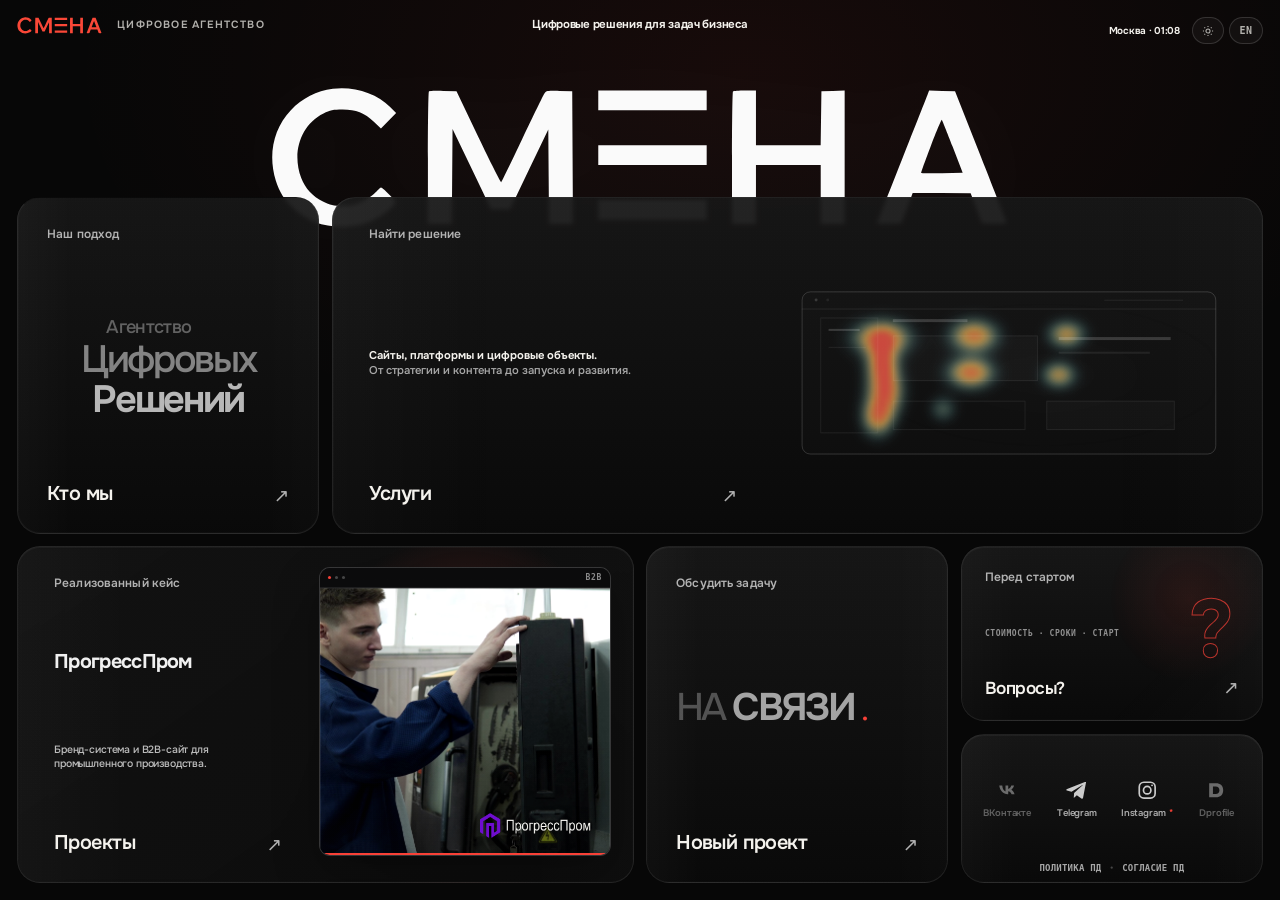
<file: index.html>
<!doctype html>
<html lang="ru" data-theme="dark">
<head>
  <meta charset="utf-8">
  <meta name="viewport" content="width=device-width, initial-scale=1, viewport-fit=cover">
  <meta name="referrer" content="no-referrer">
  <meta http-equiv="Content-Security-Policy" content="default-src 'self'; img-src 'self' data:; font-src 'self'; style-src 'self' 'unsafe-inline'; script-src 'self' 'unsafe-inline' 'wasm-unsafe-eval'; connect-src 'self'; worker-src blob: data:; frame-src 'self'; object-src 'none'; base-uri 'none'; form-action mailto:">
  <meta name="theme-color" content="#090909">
  <meta name="description" content="СМЕНА — агентство цифровых решений и продуктов. Разрабатываем сайты, платформы, системы для бизнеса и интерактивные цифровые объекты.">
  <link rel="icon" href="data:image/svg+xml,%3Csvg xmlns='http://www.w3.org/2000/svg' viewBox='0 0 32 32'%3E%3Crect width='32' height='32' rx='7' fill='%23f94137'/%3E%3Cpath d='M8 10h16v3H8zm0 5h16v3H8zm0 5h16v3H8z' fill='white'/%3E%3C/svg%3E">
  <title>СМЕНА — агентство цифровых решений и продуктов</title>
  <link rel="stylesheet" href="site.css?v=22">
</head>
<body>
  <div class="noise-layer" aria-hidden="true"></div>
  <main class="app">
    <header class="topbar" aria-label="Шапка страницы">
      <div class="brand-lockup">
        <img class="top-logo" src="assets/smena-logo.svg" alt="СМЕНА">
        <button class="brand-caption" type="button" data-brand-caption data-brand-index="0" aria-label="Цифровое Агентство. Следующее слово: Стиля">
          <span class="brand-caption-text" data-brand-caption-text aria-hidden="true">Цифровое Агентство</span>
        </button>
        <span class="sr-only" data-brand-caption-live aria-live="polite" aria-atomic="true"></span>
      </div>
      <span class="role" data-role-rotator data-phrase-index="0" data-timed="false">
        <span class="role-text" data-role-text data-time-label="">Цифровые решения для задач бизнеса</span>
      </span>
      <div class="clock-wrap">
        <span class="clock" id="clock">Москва · 00:00</span>
        <span class="interface-controls" aria-label="Настройки отображения">
          <button class="header-control header-control--theme" type="button" data-theme-toggle aria-label="Включить светлую тему" aria-pressed="false">
            <span class="theme-icon theme-icon--sun" aria-hidden="true">
              <svg viewBox="0 0 16 16" fill="none" stroke="currentColor" stroke-width="1.4"><circle cx="8" cy="8" r="2.7"/><path d="M8 1.2v1.4M8 13.4v1.4M1.2 8h1.4M13.4 8h1.4M3.2 3.2l1 1M11.8 11.8l1 1M12.8 3.2l-1 1M4.2 11.8l-1 1"/></svg>
            </span>
            <span class="theme-icon theme-icon--moon" aria-hidden="true">
              <svg viewBox="0 0 16 16" fill="none" stroke="currentColor" stroke-width="1.4"><path d="M12.9 10.4A5.5 5.5 0 0 1 5.6 3.1 5.7 5.7 0 1 0 12.9 10.4Z"/></svg>
            </span>
          </button>
          <button class="header-control header-control--language" type="button" data-language-toggle aria-label="Переключить сайт на английский язык"><span data-language-label>EN</span></button>
        </span>
      </div>
    </header>

    <section class="stage" aria-label="Навигация по агентству">
      <div class="hero-logo" aria-hidden="true">
        <img src="assets/smena-logo.svg" alt="">
      </div>
      <div class="hero-index" aria-hidden="true">Разбираемся в задаче<br>и создаём рабочее решение</div>

      <div class="bento">
        <article class="card about">
          <button class="about-main" type="button" data-modal="about" aria-label="Об агентстве" aria-haspopup="dialog">
            <span class="card-inner">
              <span class="card-topline">
                <span class="card-kicker card-kicker--sentence">Наш подход</span>
              </span>
              <span class="about-inside" aria-hidden="true">
                <span class="about-manifesto"><span>Агентство</span><span>Цифровых</span><span>Решений</span></span>
              </span>
              <span class="card-title-row">
                <span class="card-label">Кто мы</span>
                <span class="arrow" aria-hidden="true">↗</span>
              </span>
            </span>
          </button>
        </article>

        <button class="card services" type="button" data-modal="services" data-project-route-origin aria-label="Услуги агентства" aria-haspopup="dialog">
          <span class="services-visual service-molecule is-heatmap" data-service-graph aria-hidden="true">
            <small class="services-visual-caption">СИСТЕМА УСЛУГ / LIVE</small>
            <canvas class="service-molecule-links"></canvas>
            <canvas class="service-scan-object"></canvas>
            <img class="service-finale-logo" src="assets/smena-logo.svg" alt="">
            <span class="service-orb" data-service-orb="strategy" data-index="01" data-x="34" data-y="45" data-phase="0.2" style="--orb-x:34%;--orb-y:45%"><b>Стратегия</b></span>
            <span class="service-orb" data-service-orb="positioning" data-index="02" data-x="43" data-y="24" data-phase="1.1" style="--orb-x:43%;--orb-y:24%"><b>Позиционирование</b></span>
            <span class="service-orb" data-service-orb="identity" data-index="03" data-x="52" data-y="43" data-phase="2.4" style="--orb-x:52%;--orb-y:43%"><b>Айдентика</b></span>
            <span class="service-orb" data-service-orb="ux" data-index="04" data-x="64" data-y="25" data-phase="3.2" style="--orb-x:64%;--orb-y:25%"><b>UX/UI</b></span>
            <span class="service-orb" data-service-orb="development" data-index="05" data-x="68" data-y="58" data-phase="4.1" style="--orb-x:68%;--orb-y:58%"><b>Разработка</b></span>
            <span class="service-orb" data-service-orb="content" data-index="06" data-x="52" data-y="67" data-phase="5.3" style="--orb-x:52%;--orb-y:67%"><b>Контент</b></span>
            <span class="service-orb" data-service-orb="production" data-index="07" data-x="35" data-y="72" data-phase="0.8" style="--orb-x:35%;--orb-y:72%"><b>Фото / видео</b></span>
            <span class="service-orb" data-service-orb="support" data-index="08" data-x="82" data-y="65" data-phase="2.8" style="--orb-x:82%;--orb-y:65%"><b>Поддержка</b></span>
            <b class="services-visual-output service-live-readout" data-service-readout>
              <i data-service-readout-index>01 / 08</i>
              <span data-service-readout-name>СТРАТЕГИЯ</span>
            </b>
          </span>
          <span class="card-inner">
            <span class="card-topline">
              <span class="card-kicker card-kicker--sentence" data-services-card-kicker>Найти решение</span>
            </span>
            <span class="services-copy"><strong>Сайты, платформы и цифровые объекты.</strong><br>От стратегии и контента до запуска и развития.</span>
            <span class="card-title-row">
              <span class="card-label">Услуги</span>
              <span class="arrow" aria-hidden="true">↗</span>
            </span>
          </span>
        </button>

        <button class="card contact" type="button" data-modal="contact" data-project-route-contact aria-label="Обсудить новый проект" aria-haspopup="dialog">
          <span class="contact-mail">hello@smena.agency</span>
          <span class="contact-signal" aria-hidden="true"><span data-contact-signal-first>НА</span><span data-contact-signal-second>СВЯЗИ</span><b></b></span>
          <span class="card-inner">
            <span class="card-topline">
              <span class="card-kicker card-kicker--sentence" data-contact-card-kicker>Обсудить задачу</span>
            </span>
            <span class="card-title-row">
              <span class="card-label">Новый проект</span>
              <span class="arrow" aria-hidden="true">↗</span>
            </span>
          </span>
        </button>

        <button class="card showcase" type="button" data-modal="projects" aria-label="Проекты агентства" aria-haspopup="dialog" data-featured-project-card>
          <span class="project-window" data-visual="industrial" aria-hidden="true" data-featured-window>
            <span class="project-window-bar">
              <i></i><i></i><i></i>
              <b data-featured-window-code>Keys</b>
            </span>
            <span class="project-window-screen">
              <video class="project-window-video" src="assets/progressprom-brand-film.mp4" poster="assets/progressprom-production.jpg" muted playsinline preload="metadata"></video>
              <img class="project-window-progressprom-logo" src="assets/progressprom-logo-on-dark.png?v=2" alt="" loading="eager" decoding="async">
              <span class="project-window-learning-poster" aria-hidden="true">
                <img src="assets/sozvonum-logo.svg" alt="">
              </span>
              <picture class="project-window-splat-media">
                <source media="(prefers-reduced-motion: reduce)" srcset="assets/smena-3d-preview.png?v=5">
                <img class="project-window-splat-poster" src="assets/smena-3d-preview.gif?v=5" alt="" loading="eager" decoding="async">
              </picture>
              <strong data-featured-window-mark>ПП</strong>
              <small data-featured-window-caption>САЙТ / БРЕНД-СИСТЕМА</small>
            </span>
            <span class="project-cycle-meter" aria-hidden="true"><i data-featured-progress></i></span>
          </span>
          <span class="card-inner">
            <span class="card-topline">
              <span class="card-kicker" data-featured-kicker>Реализованный кейс</span>
            </span>
            <span class="project-featured-name" data-featured-name>ПрогрессПром</span>
            <span class="project-copy" id="featured-project-description" data-featured-description>Бренд-система и B2B-сайт для промышленного производства.</span>
            <span class="card-title-row">
              <span class="card-label">Проекты</span>
              <span class="arrow" aria-hidden="true">↗</span>
            </span>
          </span>
        </button>

        <div class="rail">
          <button class="card process-card faq-card" type="button" data-modal="faq" aria-label="Вопросы и ответы" aria-haspopup="dialog">
            <span class="card-inner">
              <span class="card-kicker">Перед стартом</span>
              <span class="faq-card-symbol" aria-hidden="true">?</span>
              <span class="faq-card-note">Стоимость · сроки · старт</span>
              <span class="card-title-row">
                <span class="card-label">Вопросы?</span>
                <span class="arrow" aria-hidden="true">↗</span>
              </span>
            </span>
          </button>

          <nav class="card tools" aria-label="Социальные сети">
            <span class="social-link social-link--vk is-disabled" aria-label="ВКонтакте — профиль не подключён">
              <span class="social-icon" aria-hidden="true">
                <svg viewBox="0 0 24 24" role="img"><path fill="currentColor" d="M3.5 7.1h3.2c.3 4.1 2 5.9 3.5 6.3V7.1h2.9v3.6c1.4-.2 2.8-1.8 3.3-3.6h2.9c-.4 2.1-1.9 3.8-2.9 4.5 1 .5 2.8 2 3.5 4.8h-3.2c-.5-1.8-1.9-3.1-3.6-3.3v3.3h-.4c-5.1 0-8.3-3.5-9.2-9.3Z"/></svg>
              </span>
              <small>ВКонтакте</small>
            </span>
            <a class="social-link social-link--telegram" href="https://t.me/smena_agency" target="_blank" rel="noopener noreferrer" referrerpolicy="no-referrer" aria-label="Telegram">
              <span class="social-icon" aria-hidden="true">
                <svg viewBox="0 0 24 24" role="img"><path fill="currentColor" d="M21.5 3.5 18.3 20c-.2 1.2-.9 1.5-1.8.9l-4.9-3.6-2.3 2.3c-.3.2-.5.5-1 .5l.4-5 9.1-8.3c.4-.3-.1-.5-.6-.2L5.9 13.7 1 12.2c-1-.3-1.1-1.1.2-1.6l19-7.3c.9-.3 1.6.2 1.3.2Z"/></svg>
              </span>
              <small>Telegram</small>
            </a>
          <a class="social-link social-link--instagram instagram-note" href="https://www.instagram.com/smena_team/" target="_blank" rel="noopener noreferrer" referrerpolicy="no-referrer" aria-describedby="instagram-legal-note" aria-label="Instagram — профиль smena_team" data-instagram-note>
              <span class="social-icon" aria-hidden="true">
                <svg viewBox="0 0 24 24" role="img" fill="none" stroke="currentColor" stroke-width="1.8"><rect x="3.5" y="3.5" width="17" height="17" rx="5"/><circle cx="12" cy="12" r="4"/><circle cx="17.2" cy="6.8" r="1" fill="currentColor" stroke="none"/></svg>
              </span>
              <small>Instagram</small>
            </a>
            <span class="social-link social-link--dprofile is-disabled" aria-label="Dprofile — профиль не подключён">
              <span class="social-icon" aria-hidden="true">
                <svg viewBox="0 0 24 24" role="img"><path fill="currentColor" fill-rule="evenodd" d="M4.5 4.5h7.2c4.8 0 7.8 2.8 7.8 7.5s-3 7.5-7.8 7.5H4.5v-15ZM8.5 8v8h3c2.4 0 4-1.4 4-4s-1.6-4-4-4h-3Z" clip-rule="evenodd"/></svg>
              </span>
              <small>Dprofile</small>
            </span>
            <span class="social-legal-links" role="group" aria-label="Правовые документы">
              <a href="privacy-policy.html">Политика ПД</a>
              <a href="personal-data-consent.html">Согласие ПД</a>
            </span>
          </nav>
        </div>
      </div>
    </section>
  </main>

  <span class="sr-only" id="instagram-legal-note">Доступ к Instagram ограничен в РФ. Meta Platforms Inc. признана экстремистской организацией, её деятельность запрещена на территории России.</span>
  <div class="social-tooltip" id="instagram-legal-tooltip" aria-hidden="true" hidden>
    Доступ к Instagram ограничен в РФ. Meta Platforms Inc. признана экстремистской организацией, её деятельность запрещена на территории России.
  </div>

  <div class="modal" id="modal" aria-hidden="true" inert>
    <div class="modal-panel" role="dialog" aria-modal="true" aria-labelledby="modal-title">
      <header class="modal-head">
        <span class="modal-identity">
          <img src="assets/smena-logo.svg" alt="">
        </span>
        <button class="modal-close" type="button" aria-label="Закрыть окно">×</button>
      </header>
      <div id="modal-content"></div>
    </div>
  </div>

  <template id="modal-about">
    <div class="modal-body modal-body--about">
      <header class="about-scene-head">
        <h2 class="modal-title" id="modal-title"><span class="title-line">От задачи —</span><span class="title-line"><em>к рабочему решению.</em></span></h2>
        <p class="modal-description">Помогаем сформулировать задачу, проектируем, разрабатываем и поддерживаем цифровой продукт.</p>
      </header>
      <section class="team-section" aria-label="Участники СМЕНЫ">
        <div class="team-collage">
          <figure class="team-member">
            <img src="assets/team-portraits-site/01-polina-4x.webp" data-dark-src="assets/team-portraits-site/01-polina-4x.webp" data-light-src="assets/team-portraits-light/01-polina-light-4x.webp" width="1448" height="1700" alt="" loading="lazy" decoding="async">
            <figcaption><strong>Полина</strong><span>CMO</span></figcaption>
          </figure>
          <figure class="team-member">
            <img src="assets/team-portraits-site/02-danila-4x.webp" data-dark-src="assets/team-portraits-site/02-danila-4x.webp" data-light-src="assets/team-portraits-light/02-danila-light-4x.webp" width="1608" height="1700" alt="" loading="lazy" decoding="async">
            <figcaption><strong>Данила</strong><span>CTO</span></figcaption>
          </figure>
          <figure class="team-member">
            <img src="assets/team-portraits-site/03-misha.webp" data-dark-src="assets/team-portraits-site/03-misha.webp" data-light-src="assets/team-portraits-light/03-misha-light.webp" width="1210" height="1300" alt="" loading="lazy" decoding="async">
            <figcaption><strong>Миша</strong><span class="team-role--mixed-case">Backend</span></figcaption>
          </figure>
          <figure class="team-member">
            <img src="assets/team-portraits-site/04-alexey-4x.webp" data-dark-src="assets/team-portraits-site/04-alexey-4x.webp" data-light-src="assets/team-portraits-light/04-alexey-light-4x.webp" width="1492" height="1700" alt="" loading="lazy" decoding="async">
            <figcaption><strong>Алексей</strong><span class="team-role--mixed-case">Creative Director</span></figcaption>
          </figure>
          <figure class="team-member">
            <img src="assets/team-portraits-site/05-dima-4x.webp" data-dark-src="assets/team-portraits-site/05-dima-4x.webp" data-light-src="assets/team-portraits-light/05-dima-light-4x.webp" width="1316" height="1548" alt="" loading="lazy" decoding="async">
            <figcaption><strong>Дмитрий</strong><span>CEO</span></figcaption>
          </figure>
          <figure class="team-member">
            <img src="assets/team-portraits-site/06-artem-shirt.webp" data-dark-src="assets/team-portraits-site/06-artem-shirt.webp" data-light-src="assets/team-portraits-light/06-artem-shirt-light.webp" width="1113" height="1413" alt="" loading="lazy" decoding="async">
            <figcaption><strong>Артем</strong><span class="team-role--mixed-case">Fullstack</span></figcaption>
          </figure>
          <figure class="team-member">
            <img src="assets/team-portraits-site/07-vlad-4x.webp" data-dark-src="assets/team-portraits-site/07-vlad-4x.webp" data-light-src="assets/team-portraits-light/07-vlad-light-4x.webp" width="1680" height="1548" alt="" loading="lazy" decoding="async">
            <figcaption><strong>Владислав</strong><span>CCO</span></figcaption>
          </figure>
          <a class="team-note" href="legal-information.html" aria-label="Реквизиты агентства"><span aria-hidden="true">↗</span><strong>Реквизиты</strong></a>
          <svg class="team-runner" aria-hidden="true" focusable="false" preserveAspectRatio="none">
            <path class="team-runner__trail"></path>
            <path class="team-runner__core"></path>
          </svg>
        </div>
      </section>
      <section class="about-editorial" aria-label="Принципы работы агентства">
        <blockquote>
          <p>Сначала определяем задачу бизнеса и пользователей, затем выбираем формат и технологию.</p>
          <footer><span>Принцип работы</span><button type="button" data-modal-jump="projects">Посмотреть проекты</button></footer>
        </blockquote>
        <dl class="about-commitments">
          <div><dt>Единый процесс</dt><dd>Стратегия, дизайн и разработка работают по единому плану.</dd></div>
          <div><dt>Прямой контакт</dt><dd>Ключевые решения обсуждаете с командой, которая делает продукт.</dd></div>
          <div><dt>Без зависимости</dt><dd>Передаём доступы, материалы и документацию для развития.</dd></div>
        </dl>
      </section>
    </div>
  </template>

  <template id="modal-services">
    <div class="modal-body modal-body--services">
      <header class="services-scene-head">
        <span class="services-scene-duration" data-services-scene-duration>3 шага · около минуты</span>
        <svg class="services-route-art" viewBox="0 0 200 96" aria-hidden="true" focusable="false">
          <path class="services-route-art-base" d="M4 84H54V64H116V44H175.5" />
          <path class="services-route-art-run" d="M4 84H54V64H116V44H175.5" pathLength="1" />
          <path class="services-route-art-signal" d="M4 84H54V64H116V44H175.5" pathLength="1" />
          <circle class="services-route-node" cx="4" cy="84" r="2.25" />
          <circle class="services-route-node" cx="54" cy="64" r="2.25" />
          <circle class="services-route-node" cx="116" cy="44" r="2.25" />
          <g class="services-route-cursor services-route-cursor--goal" transform="translate(4 84)">
            <circle class="services-route-cursor-ring" r="5" />
            <rect class="services-route-cursor-core" x="-1.7" y="-1.7" width="3.4" height="3.4" transform="rotate(45)" />
          </g>
          <g class="services-route-cursor services-route-cursor--readiness" transform="translate(54 64)">
            <circle class="services-route-cursor-ring" r="5" />
            <rect class="services-route-cursor-core" x="-1.7" y="-1.7" width="3.4" height="3.4" transform="rotate(45)" />
          </g>
          <g class="services-route-cursor services-route-cursor--conditions" transform="translate(116 44)">
            <circle class="services-route-cursor-ring" r="5" />
            <rect class="services-route-cursor-core" x="-1.7" y="-1.7" width="3.4" height="3.4" transform="rotate(45)" />
          </g>
          <rect class="services-route-terminal-scope" x="175.25" y="39.25" width="9.5" height="9.5" transform="rotate(45 180 44)" />
          <rect class="services-route-terminal-core" x="178.5" y="42.5" width="3" height="3" transform="rotate(45 180 44)" />
        </svg>
        <h2 class="modal-title modal-title--single" id="modal-title" data-services-scene-title>Какую задачу решаем?</h2>
      </header>
      <section class="service-finder" aria-label="Короткий бриф" data-service-finder data-step="goal">
        <ol class="finder-progress" aria-label="Этапы подбора">
          <li data-finder-progress="goal" aria-current="step">
            <button type="button" data-finder-progress-nav="goal"><span>01</span><span class="finder-progress-copy"><strong>Задача</strong></span></button>
          </li>
          <li data-finder-progress="readiness">
            <button type="button" data-finder-progress-nav="readiness" disabled><span>02</span><span class="finder-progress-copy"><strong>Готовность</strong></span></button>
          </li>
          <li data-finder-progress="conditions">
            <button type="button" data-finder-progress-nav="conditions" disabled><span>03</span><span class="finder-progress-copy"><strong>Условия</strong></span></button>
          </li>
        </ol>

        <div class="finder-workspace">
          <section class="finder-panel" data-finder-panel="goal" aria-labelledby="finder-goal-title">
            <header class="finder-question">
              <h3 id="finder-goal-title" tabindex="-1"><span>Что нужно</span> <span>изменить?</span></h3>
            </header>
            <div class="finder-options finder-options--goals" role="radiogroup" aria-label="Цель проекта">
              <button class="finder-option" type="button" role="radio" aria-checked="false" data-index="01" data-finder-choice="goal" data-value="landing">
                <b class="finder-option-coordinate" aria-hidden="true">01</b><span>Присутствие</span><strong>Показать бизнес</strong><small>Объяснить предложение и привести клиентов</small><i class="finder-option-mark" aria-hidden="true">↗</i>
              </button>
              <button class="finder-option" type="button" role="radio" aria-checked="false" data-index="02" data-finder-choice="goal" data-value="corporate">
                <b class="finder-option-coordinate" aria-hidden="true">02</b><span>Процессы</span><strong>Наладить процессы</strong><small>Платформа, сервис или внутренняя система</small><i class="finder-option-mark" aria-hidden="true">↗</i>
              </button>
              <button class="finder-option" type="button" role="radio" aria-checked="false" data-index="03" data-finder-choice="goal" data-value="catalog">
                <b class="finder-option-coordinate" aria-hidden="true">03</b><span>Оцифровка</span><strong>Показать объект</strong><small>Сохранить и представить его в цифровой среде</small><i class="finder-option-mark" aria-hidden="true">↗</i>
              </button>
              <button class="finder-option" type="button" role="radio" aria-checked="false" data-index="04" data-finder-choice="goal" data-value="product">
                <b class="finder-option-coordinate" aria-hidden="true">04</b><span>Другой запрос</span><strong>Найти подход</strong><small>Отдельная услуга или задача без готового ТЗ</small><i class="finder-option-mark" aria-hidden="true">↗</i>
              </button>
            </div>
            <div class="standalone-path" aria-label="Отдельные услуги">
              <span>Уже знаете, какая услуга нужна? Можно заказать отдельно.</span>
              <div class="standalone-path-actions">
                <button type="button" data-standalone-service="strategy">Стратегия</button>
                <button type="button" data-standalone-service="identity">Айдентика</button>
                <button type="button" data-standalone-service="ux">UX/UI</button>
                <button type="button" data-standalone-service="content">Контент</button>
                <button type="button" data-standalone-service="digitization">3D-оцифровка</button>
                <button type="button" data-standalone-service="development">Разработка</button>
              </div>
            </div>
          </section>

          <section class="finder-panel" data-finder-panel="readiness" aria-labelledby="finder-readiness-title" hidden>
            <header class="finder-question">
              <h3 id="finder-readiness-title" tabindex="-1"><span>Что уже</span> <span>готово?</span></h3>
            </header>
            <div class="finder-options finder-options--readiness" role="radiogroup" aria-label="Готовность задачи">
              <button class="finder-option" type="button" role="radio" aria-checked="false" data-index="01" data-finder-choice="readiness" data-value="ready">
                <b class="finder-option-coordinate" aria-hidden="true">01</b><span>Есть основа</span><strong>Задача ясна</strong><small>Есть цель и материалы</small><i class="finder-option-mark" aria-hidden="true">↗</i>
              </button>
              <button class="finder-option" type="button" role="radio" aria-checked="false" data-index="02" data-finder-choice="readiness" data-value="edit">
                <b class="finder-option-coordinate" aria-hidden="true">02</b><span>Есть вводные</span><strong>Нужна структура</strong><small>Уточним состав работ</small><i class="finder-option-mark" aria-hidden="true">↗</i>
              </button>
              <button class="finder-option" type="button" role="radio" aria-checked="false" data-index="03" data-finder-choice="readiness" data-value="create">
                <b class="finder-option-coordinate" aria-hidden="true">03</b><span>Начнём с нуля</span><strong>Есть проблема</strong><small>Поможем найти первый шаг</small><i class="finder-option-mark" aria-hidden="true">↗</i>
              </button>
            </div>
            <button class="finder-back" type="button" data-finder-back="goal">← Назад</button>
          </section>

          <section class="finder-panel" data-finder-panel="conditions" aria-labelledby="finder-conditions-title" hidden>
            <header class="finder-question">
              <h3 id="finder-conditions-title" tabindex="-1"><span>Есть обязательные</span> <span>условия?</span></h3>
            </header>
            <div class="finder-options finder-options--conditions" role="group" aria-label="Особые условия проекта">
              <button class="finder-condition" type="button" aria-pressed="false" data-index="01" data-finder-condition="deadline">
                <b class="finder-option-coordinate" aria-hidden="true">01</b><span>Дедлайн</span><strong>Результат к дате</strong><small>Сверим срок и приоритеты первого этапа</small><i class="finder-option-mark" aria-hidden="true">+</i>
              </button>
              <button class="finder-condition" type="button" aria-pressed="false" data-index="02" data-finder-condition="integrations">
                <b class="finder-option-coordinate" aria-hidden="true">02</b><span>Интеграции</span><strong>Подключить сервисы</strong><small>CRM, 1С, платёжные системы или внешние API</small><i class="finder-option-mark" aria-hidden="true">+</i>
              </button>
              <button class="finder-condition" type="button" aria-pressed="false" data-index="03" data-finder-condition="scale">
                <b class="finder-option-coordinate" aria-hidden="true">03</b><span>Масштаб</span><strong>Много данных</strong><small>Объекты, роли, сценарии или миграция</small><i class="finder-option-mark" aria-hidden="true">+</i>
              </button>
            </div>
            <div class="finder-panel-actions">
              <button class="finder-back" type="button" data-finder-back="readiness">← Назад</button>
              <button class="finder-next" type="button" data-action="finish-finder"><span class="finder-next-label" data-finder-finish-label>Увидеть направление</span><span class="finder-next-mark" aria-hidden="true">↗</span></button>
            </div>
          </section>

          <section class="finder-result" data-finder-panel="result" aria-labelledby="finder-result-title" hidden>
            <div class="finder-result-main">
              <span class="finder-result-label">Подходящее направление</span>
              <h3 id="finder-result-title" data-finder-result-title tabindex="-1">—</h3>
              <p class="finder-result-reason" data-finder-result-reason></p>
              <div class="finder-result-facts">
                <div><span>Первый шаг</span><strong data-finder-result-price>—</strong></div>
                <div><span>Оценка проекта</span><strong data-finder-result-time>—</strong></div>
              </div>
            </div>
            <div class="finder-result-detail">
              <span>Что можем сделать</span>
              <ul data-finder-result-includes aria-label="Возможный состав работы">
                <li>—</li><li>—</li><li>—</li><li>—</li>
              </ul>
              <div class="finder-result-risk">
                <span>Уточним на консультации</span>
                <p data-finder-result-risk></p>
              </div>
              <div class="finder-result-summary-row">
                <span>Ваши вводные</span>
                <p class="finder-result-summary" data-finder-result-summary></p>
              </div>
              <div class="finder-result-actions">
                <button class="finder-restart" type="button" data-action="restart-finder">Изменить ответы</button>
                <button class="finder-contact" type="button" data-modal-jump="contact" data-service-cta aria-label="Обсудить задачу">Обсудить задачу</button>
              </div>
            </div>
          </section>
        </div>
        <p class="sr-only" aria-live="polite" aria-atomic="true" data-calc-live></p>
        <p class="sr-only" aria-live="polite" data-copy-status></p>
      </section>
    </div>
  </template>

  <template id="modal-contact">
    <div class="modal-body modal-body--contact">
      <header class="contact-scene-head">
        <span class="scene-label">Первый контакт</span>
        <h2 class="modal-title modal-title--single" id="modal-title" data-contact-title>Можно без брифа.</h2>
        <div class="contact-head-copy">
          <p class="modal-description"><span data-contact-description>Достаточно пары предложений: уточним вводные и предложим подходящий формат работы.</span></p>
          <div class="contact-head-actions">
          <button class="contact-change" type="button" data-modal-jump="services" data-contact-change>Найти направление за минуту</button>
            <a class="contact-policy" href="privacy-policy.html">Политика ПД</a>
          </div>
        </div>
      </header>
      <form class="lead-form" data-project-form action="mailto:hello@smena.agency" method="post" enctype="text/plain" novalidate>
        <div class="lead-form-grid">
          <label class="lead-field lead-field--message">
            <span data-project-message-label>Коротко о задаче</span>
            <textarea name="message" required minlength="8" maxlength="4000" placeholder="Что нужно запустить, изменить или проверить?"></textarea>
          </label>
          <div class="lead-form-side">
            <label class="lead-field">
              <span>Имя или компания</span>
              <input name="name" type="text" maxlength="120" autocomplete="name" placeholder="Необязательно">
            </label>
            <label class="lead-field">
              <span>Контакт для ответа</span>
              <input name="contact" type="text" required maxlength="160" autocomplete="email" placeholder="Email / @ник">
            </label>
          </div>
        </div>
        <label class="lead-consent">
          <input name="consent" type="checkbox" required>
          <span>Согласен на обработку данных по <a href="privacy-policy.html">политике ПД</a> и <a href="personal-data-consent.html">условиям согласия</a></span>
        </label>
        <div class="lead-form-footer">
          <span class="contact-team-proof">
            <span class="contact-team-avatars" aria-hidden="true">
              <img src="assets/team-portraits-site/06-artem-shirt.webp" data-dark-src="assets/team-portraits-site/06-artem-shirt.webp" data-light-src="assets/team-portraits-light/06-artem-shirt-light.webp" alt="" loading="lazy" decoding="async">
              <img src="assets/team-portraits-site/04-alexey.png" data-dark-src="assets/team-portraits-site/04-alexey.png" data-light-src="assets/team-portraits-light/04-alexey-light.png" alt="" loading="lazy" decoding="async">
              <img src="assets/team-portraits-site/01-polina.png" data-dark-src="assets/team-portraits-site/01-polina.png" data-light-src="assets/team-portraits-light/01-polina-light.png" alt="" loading="lazy" decoding="async">
            </span>
            <span class="contact-team-proof-copy"><strong>Ответит команда проекта</strong><small>Без менеджеров-посредников</small></span>
          </span>
          <button class="lead-submit" type="submit" data-submit-default="Подготовить письмо">Подготовить письмо</button>
        </div>
        <p class="lead-form-status" role="status" aria-live="polite" data-message-status>Составим письмо с вашей задачей. Отправите его сами из почты.</p>
      </form>
      <div class="contact-actions contact-actions--fallback">
        <div class="contact-fallback-links">
          <a data-contact-mailto href="mailto:hello@smena.agency?subject=Обсудить%20задачу">hello@smena.agency</a>
          <a data-contact-telegram href="https://t.me/smena_agency" target="_blank" rel="noopener noreferrer" referrerpolicy="no-referrer"><span data-contact-telegram-label>Написать в Telegram</span></a>
          <button type="button" data-copy-project-draft>Скопировать текст обращения</button>
        </div>
        <div class="contact-brief">
          <span data-contact-brief-label>Что прислать</span>
          <p data-contact-brief-value>Задачу</p><p data-contact-brief-secondary>Желаемый срок</p><p data-contact-brief-tertiary>Полезные ссылки</p>
        </div>
      </div>
    </div>
  </template>

  <template id="modal-projects">
    <div class="modal-body modal-body--projects">
      <header class="projects-scene-head">
        <span class="scene-label" data-project-modal-eyebrow>Реализованный кейс / 01</span>
        <h2 class="modal-title modal-title--single" id="modal-title" data-project-modal-title>ПрогрессПром — полный цикл.</h2>
      </header>
      <section class="projects-editorial" aria-label="Примеры проектного подхода">
        <div class="project-index-wrap">
          <span class="project-index-label"><span>Наши проекты</span></span>
          <div class="project-index" role="tablist" aria-label="Проекты агентства" aria-orientation="vertical">
            <button class="project-index-item" id="project-tab-prom" type="button" role="tab" aria-selected="true" aria-controls="project-feature-panel" tabindex="0" data-project="prom" data-index="01">
              <span>Реализовано · полный цикл</span>
              <h3>ПрогрессПром</h3>
              <p>Стратегия, айдентика, съёмка, контент и сайт для производства из Саратова.</p>
            </button>
            <button class="project-index-item" id="project-tab-lms" type="button" role="tab" aria-selected="false" aria-controls="project-feature-panel" tabindex="-1" data-project="lms" data-index="02">
              <span>Собственный продукт</span>
              <h3>СозвонУм</h3>
              <p>Видеозанятия, доска, расписание и прогресс ученика в одном рабочем пространстве.</p>
            </button>
            <button class="project-index-item" id="project-tab-360" type="button" role="tab" aria-selected="false" aria-controls="project-feature-panel" tabindex="-1" data-project="360" data-index="03">
              <span>R&amp;D · ЦИФРОВЫЕ ОБЪЕКТЫ</span>
              <h3>СМЕНА 3D</h3>
              <p>Коллекция оцифрованных объектов, которые можно исследовать прямо в браузере.</p>
            </button>
          </div>
        </div>
        <article class="project-feature" id="project-feature-panel" role="tabpanel" tabindex="0" aria-labelledby="project-tab-prom" data-project-visual="industrial">
          <div class="case-media" role="region" aria-roledescription="карусель" aria-label="Материалы кейса ПрогрессПром" data-case-media>
            <div class="case-media-viewport" aria-live="off">
              <figure class="case-media-slide is-active" data-case-slide data-caption-ru="Имиджевый фильм · производство" data-caption-en="Brand film · production" aria-hidden="false">
                <video src="assets/progressprom-brand-film.mp4" poster="assets/progressprom-production.jpg" muted playsinline preload="none" data-case-video></video>
              </figure>
              <figure class="case-media-slide" data-case-slide data-caption-ru="Сайт · бренд-система" data-caption-en="Website · brand system" aria-hidden="true">
                <img src="assets/progressprom-case.png" alt="Сайт и фирменная система ПрогрессПром">
              </figure>
              <figure class="case-media-slide" data-case-slide data-caption-ru="Видео · сварочное производство" data-caption-en="Video · industrial welding" aria-hidden="true">
                <video src="assets/progressprom-welding-film.mp4" poster="assets/progressprom-welding-poster.jpg" muted playsinline preload="none" data-case-video></video>
              </figure>
              <figure class="case-media-slide" data-case-slide data-fit="contain" data-caption-ru="Айдентика · презентация" data-caption-en="Identity · presentation" aria-hidden="true">
                <img src="assets/progressprom-presentation.png" alt="Фирменная презентация ПрогрессПром">
              </figure>
            </div>
            <div class="case-media-toolbar">
              <div class="case-media-meta"><strong data-case-counter>01 / 04</strong><span data-case-caption>Имиджевый фильм · производство</span></div>
              <div class="case-media-timeline" role="group" aria-label="Выбрать материал кейса">
                <button type="button" aria-label="Материал 1" aria-current="true" data-case-goto="0"></button>
                <button type="button" aria-label="Материал 2" aria-current="false" data-case-goto="1"></button>
                <button type="button" aria-label="Материал 3" aria-current="false" data-case-goto="2"></button>
                <button type="button" aria-label="Материал 4" aria-current="false" data-case-goto="3"></button>
              </div>
              <div class="case-media-controls">
                <button type="button" aria-label="Предыдущий материал" data-case-prev>←</button>
                <button type="button" aria-label="Следующий материал" data-case-next>→</button>
              </div>
            </div>
          </div>
          <div class="lms-live-preview" role="group" aria-label="Интерфейс СозвонУм">
            <div class="lms-live-preview-bar" aria-hidden="true"><i></i><i></i><i></i><b>СОЗВОНУМ</b><span data-lms-preview-current>01 / 04 · БИБЛИОТЕКА</span></div>
            <div class="lms-preview-stage">
              <img src="assets/sozvonum-library-app.jpg" data-lms-shot="library" alt="Библиотека интерактивных досок и предметных шаблонов СозвонУм">
              <img src="assets/sozvonum-board-app.jpg" data-lms-shot="board" alt="Рабочая интерактивная доска СозвонУм с формулами, графиком и инструментами" hidden>
              <img src="assets/sozvonum-planner-app.jpg" data-lms-shot="planner" alt="Планер СозвонУм с недельным расписанием" hidden>
              <img src="assets/sozvonum-analytics-app.jpg" data-lms-shot="analytics" alt="Аналитика занятий СозвонУм: план, часы и загрузка по дням" hidden>
              <a class="lms-preview-open" href="assets/sozvonum-library-app.jpg" target="_blank" rel="noopener" data-lms-open aria-label="Открыть экран в полном размере">↗</a>
            </div>
            <div class="lms-preview-controls" role="group" aria-label="Экраны продукта">
              <button type="button" data-lms-view="library" aria-label="Показать библиотеку досок" aria-pressed="true">01 <span>Библиотека</span></button>
              <button type="button" data-lms-view="board" aria-label="Показать интерактивную доску" aria-pressed="false">02 <span>Доска</span></button>
              <button type="button" data-lms-view="planner" aria-label="Показать планер" aria-pressed="false">03 <span>Планер</span></button>
              <button type="button" data-lms-view="analytics" aria-label="Показать аналитику" aria-pressed="false">04 <span>Аналитика</span></button>
            </div>
          </div>
          <div class="project-splat" data-project-splat role="group" aria-label="Интерактивная коллекция 3D-объектов">
            <iframe class="project-object-frame" data-project-3d-frame data-src="3d.html?v=3&amp;thumb=1&amp;model=amphora-small-2" title="Интерактивный цифровой объект" loading="lazy" allow="fullscreen"></iframe>
            <div class="splat-readout" aria-hidden="true"><b>360°</b><small>вращайте объект</small></div>
            <div class="project-object-switcher" role="group" aria-label="Выбрать цифровой объект">
              <button type="button" data-project-model="amphora-small-2" aria-pressed="true"><span>01</span> Аск</button>
              <button type="button" data-project-model="amphora-small-1" aria-pressed="false"><span>02</span> Канфар</button>
              <button type="button" data-project-model="person-lite" aria-pressed="false"><span>03</span> Бюст</button>
            </div>
          </div>
          <div class="project-feature-mark" aria-hidden="true">
            <div class="project-architecture">
              <div class="project-architecture-head"><span data-project-code>PP / LIVE</span><span data-project-system>B2B / METALWORKING</span></div>
              <div class="project-architecture-flow"><i data-project-node>Услуги</i><b></b><i data-project-node>Изделия</i><b></b><i data-project-node>Заявка</i></div>
            </div>
            <strong data-project-mark>ПП</strong><span data-project-caption>САЙТ / БРЕНД-СИСТЕМА</span>
          </div>
          <div class="project-feature-copy">
            <div class="project-case-heading">
              <span><span data-project-status>Реализованный кейс · </span><span data-project-type>полный цикл</span></span>
              <h3 data-project-name>ПрогрессПром</h3>
              <p class="case-context" data-case-context>2026 · Саратов · промышленное производство</p>
            </div>
            <div class="project-case-story">
              <p><b>Задача</b> <span data-project-task>Показать возможности производства и привести B2B-клиента к заявке с чертежом.</span></p>
              <p><b data-project-focus-label>Роль СМЕНЫ</b> <span data-project-focus>Стратегия → позиционирование → айдентика → съёмка → контент → сайт.</span></p>
              <p class="case-outcome"><b>Результат</b> <span data-project-outcome>Бренд-система, материалы и B2B-сайт объединены в путь к обращению с чертежом.</span></p>
              <p class="case-scope" data-case-scope>Стратегия → Позиционирование → Айдентика → Съёмка → Контент → Сайт</p>
            </div>
            <div class="project-feature-actions">
              <button class="project-contact project-primary-action" type="button" data-modal-jump="contact" data-contact-context="progressprom" data-project-contact>Обсудить похожий проект</button>
              <a class="project-contact project-live-link" href="https://prom-64.ru/" target="_blank" rel="noopener noreferrer" data-project-link>Посмотреть сайт ↗</a>
            </div>
          </div>
        </article>
        <section class="project-mobile-dossier" aria-label="О проекте">
          <p><b>Задача</b><span data-project-mobile-task>Показать возможности производства и привести B2B-клиента к заявке с чертежом.</span></p>
          <p><b data-project-mobile-focus-label>Роль СМЕНЫ</b><span data-project-mobile-focus>Стратегия → позиционирование → айдентика → съёмка → контент → сайт.</span></p>
          <p><b>Результат</b><span data-project-mobile-outcome>Бренд-система, материалы и B2B-сайт объединены в путь к обращению с чертежом.</span></p>
        </section>
      </section>
    </div>
  </template>

  <template id="modal-faq">
    <div class="modal-body modal-body--faq">
      <header class="faq-scene-head">
        <div>
          <span class="scene-label">Коротко и по делу</span>
          <h2 class="modal-title modal-title--single" id="modal-title">Вопросы перед стартом.</h2>
        </div>
        <p class="modal-description">Стоимость, сроки, материалы и связь с командой — коротко. Не нашли нужного ответа — напишите нам.</p>
      </header>

      <div class="faq-mobile-tabs" role="tablist" aria-label="Разделы окна">
        <button type="button" role="tab" aria-selected="true" aria-controls="faq-answers-pane" data-faq-mobile-tab="answers"><span>Ответы</span><small>05</small></button>
        <button type="button" role="tab" tabindex="-1" aria-selected="false" aria-controls="faq-question-pane" data-faq-mobile-tab="question"><span>Задать вопрос</span><small aria-hidden="true">↗</small></button>
      </div>

      <div class="faq-workspace">
        <section class="faq-list" id="faq-answers-pane" role="tabpanel" aria-label="Частые вопросы">
          <div class="faq-list-head" aria-hidden="true"><span>Частые вопросы</span><span>05 ответов</span></div>
          <details class="faq-item" name="agency-faq" open>
            <summary><span class="faq-index">01</span><strong>Как узнать стоимость проекта?</strong><i aria-hidden="true"></i></summary>
            <div class="faq-answer"><p>Опишите задачу в коротком брифе. Предложим направление; состав, бюджет и сроки уточним после разговора.</p><button type="button" data-modal-jump="services">Пройти короткий бриф ↗</button></div>
          </details>
          <details class="faq-item" name="agency-faq">
            <summary><span class="faq-index">02</span><strong>Сколько времени занимает запуск?</strong><i aria-hidden="true"></i></summary>
            <div class="faq-answer"><p>Срок зависит от объёма работы. После разбора задачи предложим этапы и график.</p></div>
          </details>
          <details class="faq-item" name="agency-faq">
            <summary><span class="faq-index">03</span><strong>Нужен ли готовый бриф?</strong><i aria-hidden="true"></i></summary>
            <div class="faq-answer"><p>Нет. Достаточно описать задачу, желаемый срок и прислать полезные ссылки. Остальное уточним на первом разговоре.</p></div>
          </details>
          <details class="faq-item" name="agency-faq">
            <summary><span class="faq-index">04</span><strong>Можно начать с небольшой версии?</strong><i aria-hidden="true"></i></summary>
            <div class="faq-answer"><p>Да. Определим минимум для запуска, выпустим первую версию, а остальное вынесем в следующие этапы.</p></div>
          </details>
          <details class="faq-item" name="agency-faq">
            <summary><span class="faq-index">05</span><strong>Кто будет со мной на связи?</strong><i aria-hidden="true"></i></summary>
            <div class="faq-answer"><p>За проект отвечает один человек: он ведёт сроки и собирает решения команды. По ключевым вопросам подключаются стратег, дизайнер или разработчик.</p></div>
          </details>
          <div class="faq-mobile-bridge"><span>Можно спросить напрямую</span><p>Опишите вопрос своими словами — ответит команда.</p></div>
          <button class="faq-list-mobile-cta" type="button" data-faq-mobile-tab="question"><span>Не нашли ответ?</span><strong>Задать вопрос <i aria-hidden="true">↗</i></strong></button>
        </section>

        <form class="faq-form" id="faq-question-pane" role="tabpanel" data-faq-form action="mailto:hello@smena.agency" method="post" enctype="text/plain" novalidate>
          <header class="faq-form-head">
            <div class="faq-form-kicker"><span>Остался вопрос?</span><span class="faq-response-time"><i aria-hidden="true"></i>Ответим в рабочее время</span></div>
            <div class="faq-form-title-row">
              <h3>Задайте свой вопрос.</h3>
              <span class="faq-form-team" role="img" aria-label="Артем, Алексей и Полина — участники команды">
                <span class="faq-form-avatar"><img src="assets/team-portraits-site/06-artem-shirt.webp" data-dark-src="assets/team-portraits-site/06-artem-shirt.webp" data-light-src="assets/team-portraits-light/06-artem-shirt-light.webp" alt="" loading="lazy" decoding="async"></span>
                <span class="faq-form-avatar"><img src="assets/team-portraits-site/04-alexey.png" data-dark-src="assets/team-portraits-site/04-alexey.png" data-light-src="assets/team-portraits-light/04-alexey-light.png" alt="" loading="lazy" decoding="async"></span>
                <span class="faq-form-avatar"><img src="assets/team-portraits-site/01-polina.png" data-dark-src="assets/team-portraits-site/01-polina.png" data-light-src="assets/team-portraits-light/01-polina-light.png" alt="" loading="lazy" decoding="async"></span>
              </span>
            </div>
            <p>Подготовим письмо с вопросом. Укажите контакт и отправьте его из почты.</p>
          </header>
          <label class="faq-field">
            <span>Вопрос</span>
            <textarea name="question" required minlength="8" maxlength="1200" placeholder="Например: можно ли запустить первую версию к выставке?"></textarea>
          </label>
          <label class="faq-field">
            <span>Контакт для ответа</span>
            <input name="reply" type="text" required maxlength="120" autocomplete="email" placeholder="Email / @ник">
          </label>
          <label class="faq-consent"><input name="consent" type="checkbox" required><span>Согласен на обработку данных по <a href="privacy-policy.html">политике ПД</a> и <a href="personal-data-consent.html">условиям согласия</a></span></label>
          <div class="faq-form-actions">
            <button type="submit" data-submit-default="Подготовить письмо">Подготовить письмо <span aria-hidden="true">↗</span></button>
            <a href="https://t.me/smena_agency" target="_blank" rel="noopener noreferrer" referrerpolicy="no-referrer" data-faq-telegram>Написать в Telegram</a>
            <button type="button" data-copy-faq-draft>Скопировать текст вопроса</button>
          </div>
          <p class="faq-form-status" aria-live="polite" data-faq-status>Составим письмо с вопросом. Отправите его сами из почты.</p>
          <div class="faq-form-flow"><span>Что произойдёт дальше</span><ol><li><b>01</b>Составим письмо</li><li><b>02</b>Вы проверите текст</li><li><b>03</b>Отправите сами</li></ol></div>
          <div class="faq-form-mobile-foot" aria-hidden="true"><span>Ответим лично</span><span>Без рассылок</span></div>
        </form>
      </div>
    </div>
  </template>

  <script src="assets/vendor/animejs-4.5.0.iife.js"></script>
  <script>
    (() => {
      const modal = document.getElementById('modal');
      const modalContent = document.getElementById('modal-content');
      const closeButton = modal.querySelector('.modal-close');
      const app = document.querySelector('.app');
      const socialTooltip = document.getElementById('instagram-legal-tooltip');
      let trigger = null;
      let closeTimer = 0;
      let closeTransitionHandler = null;
      let copyResetTimer = 0;
      let calcAnnounceTimer = 0;
      let finderChoiceTimer = 0;
      let projectSwitchTimer = 0;
      let teamRunnerDelay = 0;
      let teamRunnerAnimations = [];
      let caseMediaIndex = 0;
      let featuredProjectIndex = 0;
      let featuredProjectTimer = 0;
      let featuredProjectChangeTimer = 0;
      let featuredProjectElapsed = 0;
      let featuredProjectStartedAt = 0;
      let processSwitchTimer = 0;
      let tooltipTrigger = null;
      let selectedService = null;
      let serviceSelectionTouched = false;
      let contactContext = null;
      const projectJourneyStorageKey = 'smena-project-journey-v2';
      const estimateState = { volume: 2, content: 'ready', integration: 'none', modules: [] };
      const finderState = {
        step: 'goal',
        goal: null,
        readiness: null,
        conditions: [],
        completed: false
      };
      try {
        const storedJourney = JSON.parse(sessionStorage.getItem(projectJourneyStorageKey) || 'null');
        const validGoals = ['landing', 'corporate', 'catalog', 'product'];
        const validReadiness = ['ready', 'edit', 'create'];
        const validConditions = ['deadline', 'integrations', 'scale'];
        if (storedJourney && validGoals.includes(storedJourney.goal) && validReadiness.includes(storedJourney.readiness)) {
          finderState.goal = storedJourney.goal;
          finderState.readiness = storedJourney.readiness;
          finderState.conditions = Array.isArray(storedJourney.conditions)
            ? storedJourney.conditions.filter((item) => validConditions.includes(item))
            : [];
          finderState.completed = Boolean(storedJourney.completed);
          finderState.step = finderState.completed ? 'result' : 'goal';
          selectedService = finderState.goal;
          serviceSelectionTouched = true;
        }
      } catch (_) {}
      const motionQuery = window.matchMedia('(prefers-reduced-motion: reduce)');
      const projectOrientationQuery = window.matchMedia('(max-width: 760px)');
      const featuredProjectVideo = document.querySelector('.project-window-video');
      const featuredProjectCard = document.querySelector('[data-featured-project-card]');
      const featuredProjectWindow = document.querySelector('[data-featured-window]');
      const featuredProjectKicker = document.querySelector('[data-featured-kicker]');
      const featuredProjectName = document.querySelector('[data-featured-name]');
      const featuredProjectDescription = document.querySelector('[data-featured-description]');
      const featuredProjectWindowCode = document.querySelector('[data-featured-window-code]');
      const bento = document.querySelector('.bento');
      const servicesCard = document.querySelector('[data-project-route-origin]');
      const contactCard = document.querySelector('[data-project-route-contact]');
      const servicesCardKicker = document.querySelector('[data-services-card-kicker]');
      const contactCardKicker = document.querySelector('[data-contact-card-kicker]');
      const contactSignalFirst = document.querySelector('[data-contact-signal-first]');
      const contactSignalSecond = document.querySelector('[data-contact-signal-second]');
      const featuredProjectWindowMark = document.querySelector('[data-featured-window-mark]');
      const featuredProjectWindowCaption = document.querySelector('[data-featured-window-caption]');
      const featuredProjectProgress = document.querySelector('[data-featured-progress]');
      const brandCaption = document.querySelector('[data-brand-caption]');
      const brandCaptionText = document.querySelector('[data-brand-caption-text]');
      const brandCaptionLive = document.querySelector('[data-brand-caption-live]');
      const themeToggle = document.querySelector('[data-theme-toggle]');
      const languageToggle = document.querySelector('[data-language-toggle]');
      const languageLabel = document.querySelector('[data-language-label]');
      const interfaceControls = document.querySelector('.interface-controls');
      const themeMeta = document.querySelector('meta[name="theme-color"]');
      const descriptionMeta = document.querySelector('meta[name="description"]');
      let interfaceLanguage = 'ru';
      let interfaceTheme = 'dark';
      let brandCaptionIndex = Number(brandCaption?.dataset.brandIndex) || 0;
      let brandCaptionAnimating = false;
      let brandCaptionAnimationFrame = 0;
      const brandCaptionWords = {
        ru: ['Цифровое Агентство', 'Стиля', 'Фокуса', 'Тона', 'Уровня', 'Качества', 'Смысла', 'Горизонтов', 'Мышления'],
        en: ['Digital Agency', 'Style', 'Focus', 'Tone', 'Standard', 'Quality', 'Meaning', 'Horizons', 'Thinking']
      };

      try {
        if (localStorage.getItem('smena-language') === 'en') interfaceLanguage = 'en';
        if (localStorage.getItem('smena-theme') === 'light') interfaceTheme = 'light';
      } catch (_) {}

      const translationPairs = [
        ['Цифровое Агентство', 'Digital Agency'],
        ['Сложное становится ясным', 'Complexity becomes clear'],
        ['и работает на бизнес', 'and drives business'],
        ['Кто мы', 'Who we are'],
        ['Полина', 'Polina'],
        ['Данила', 'Danila'],
        ['Миша', 'Misha'],
        ['Алексей', 'Alexey'],
        ['Дмитрий', 'Dmitry'],
        ['Артем', 'Artem'],
        ['Владислав', 'Vladislav'],
        ['СМЫСЛ → СТРУКТУРА → ФОРМА', 'MEANING → STRUCTURE → FORM'],
        ['Агентство', 'Agency'],
        ['Цифровых', 'Digital'],
        ['Решений', 'Solutions'],
        ['Наш подход', 'Our approach'],
        ['Правовые документы', 'Legal documents'],
        ['Политика ПД', 'Privacy policy'],
        ['Согласие ПД', 'PD consent'],
        ['Реквизиты', 'Legal details'],
        ['Реквизиты агентства', 'Agency details'],
        ['Что делаем', 'What we do'],
        ['Подобрать формат', 'Find a format'],
        ['Формат выбран', 'Format selected'],
        ['Обсудить задачу', 'Discuss the task'],
        ['Продолжить', 'Continue'],
        ['НА', 'IN'],
        ['СВЯЗИ', 'TOUCH'],
        ['ОЦЕНКА', 'ESTIMATE'],
        ['ГОТОВА', 'READY'],
        ['СТРАТЕГИЯ', 'STRATEGY'],
        ['ДИЗАЙН', 'DESIGN'],
        ['РАЗРАБОТКА', 'DEVELOPMENT'],
        ['3 ДИСЦИПЛИНЫ / 1 РЕЗУЛЬТАТ', '3 DISCIPLINES / 1 OUTCOME'],
        ['САЙТ', 'WEBSITE'],
        ['СИСТЕМА', 'SYSTEM'],
        ['РАЗБОР → ЗАПУСК', 'DISCOVERY → LAUNCH'],
        ['Корпоративные сайты, каталоги и лендинги.', 'Corporate websites, catalogs and landing pages.'],
        ['Для компаний со сложным продуктом.', 'For companies with complex products.'],
        ['КАРТА КОМПЕТЕНЦИЙ / 08', 'CAPABILITY MAP / 08'],
        ['СИСТЕМА УСЛУГ / LIVE', 'SERVICE SYSTEM / LIVE'],
        ['Позиционирование', 'Positioning'],
        ['Разработка', 'Development'],
        ['Фото / видео', 'Photo / video'],
        ['Поддержка', 'Support'],
        ['Полный цикл', 'Full cycle'],
        ['СИСТЕМА → ЗАПУСК', 'SYSTEM → LAUNCH'],
        ['Стратегия, бренд и цифровые продукты.', 'Strategy, brand and digital products.'],
        ['От исследования до запуска и развития.', 'From discovery to launch and growth.'],
        ['Услуги', 'Services'],
        ['Услуги / конфигуратор', 'Services / configurator'],
        ['Услуги / состав проекта', 'Services / project scope'],
        ['Состав проекта.', 'Project scope.'],
        ['Выберите ближайший формат. Покажем маршрут, риски и честный диапазон — без обещания цены до разбора.', 'Choose the closest format. We will show the route, risks and an honest range — without promising a price before discovery.'],
        ['3 шага · около минуты', '3 steps · about a minute'],
        ['Найдём подходящий формат.', 'Find the right format.'],
        ['Формат под задачу.', 'Format for the task.'],
        ['Какой сайт нужен?', 'What kind of website do you need?'],
        ['Рабочий маршрут.', 'Working route.'],
        ['Продолжить с этой оценкой', 'Continue with this estimate'],
        ['Ответьте на три коротких вопроса. Покажем рабочий формат, состав и честный ориентир до первого разговора.', 'Answer three short questions. We will suggest a practical format, scope and honest range before the first call.'],
        ['Подбор формата проекта', 'Project format finder'],
        ['Этапы подбора', 'Finder steps'],
        ['Задача', 'Goal'],
        ['Готовность', 'Readiness'],
        ['Условия', 'Conditions'],
        ['Выбираем', 'Choosing now'],
        ['Следующий шаг', 'Next step'],
        ['Финальный шаг', 'Final step'],
        ['01 / задача', '01 / goal'],
        ['Что должен', 'What should'],
        ['делать сайт?', 'the website do?'],
        ['Что должен изменить проект?', 'What should the project change?'],
        ['Что должен делать сайт?', 'What should the website do?'],
        ['Выберите ближайшую бизнес-задачу — название формата определим сами.', 'Choose the closest business goal — we will determine the format.'],
        ['Цель проекта', 'Project goal'],
        ['Запустить', 'Launch'],
        ['01 · Запустить', '01 · Launch'],
        ['Продукт или предложение', 'A product or an offer'],
        ['Сфокусировать внимание и привести к одному действию', 'Focus attention and lead to one action'],
        ['Объяснить', 'Explain'],
        ['02 · Объяснить', '02 · Explain'],
        ['Компанию и направления', 'The company and its business lines'],
        ['Собрать сложное предложение в понятную систему', 'Turn a complex offer into a clear system'],
        ['Помочь выбрать', 'Help people choose'],
        ['03 · Помочь выбрать', '03 · Help people choose'],
        ['Каталог и заявка', 'Catalog and inquiry'],
        ['Сравнение, фильтры, карточки и обращение', 'Comparison, filters, product pages and inquiry'],
        ['Оцифровать', 'Digitize'],
        ['04 · Оцифровать', '04 · Digitize'],
        ['Сервис или процесс', 'A service or a process'],
        ['Личный кабинет, платформа или нестандартный сценарий', 'An account, platform or non-standard workflow'],
        ['Лендинг', 'Landing page'],
        ['Запустить продукт', 'Launch a product'],
        ['Одна страница, одно предложение и одно главное действие', 'One page, one offer and one primary action'],
        ['Корпоративный сайт', 'Corporate website'],
        ['Рассказать о компании', 'Present the company'],
        ['Услуги, направления, кейсы и контакты', 'Services, business lines, cases and contacts'],
        ['Каталог', 'Catalog'],
        ['Карточки, фильтры и форма обращения', 'Cards, filters and an inquiry form'],
        ['Сервис', 'Service'],
        ['Автоматизировать процесс', 'Automate a process'],
        ['Личный кабинет, платформа или рабочий инструмент', 'An account, platform or internal tool'],
        ['02 / готовность', '02 / readiness'],
        ['Что уже', 'What is'],
        ['готово?', 'ready?'],
        ['С чего начинаем?', 'Where do we start?'],
        ['Что уже готово?', 'What is ready?'],
        ['Это влияет на объём исследования, редактуру и подготовку материалов.', 'This affects discovery, editing and content production.'],
        ['Готовность материалов', 'Content readiness'],
        ['Материалы готовы', 'Content is ready'],
        ['01 · Материалы готовы', '01 · Content is ready'],
        ['Нужно собрать систему', 'Build the system'],
        ['Есть тексты, фотографии и понимание продукта', 'Copy, images and product understanding are ready'],
        ['Есть основа', 'There is a foundation'],
        ['02 · Есть основа', '02 · There is a foundation'],
        ['Нужно переосмыслить', 'Rethink and edit'],
        ['Материалы требуют структуры и редакторской работы', 'The content needs structure and editorial work'],
        ['Только задача', 'Only the challenge'],
        ['03 · Только задача', '03 · Only the challenge'],
        ['Начинаем с разбора', 'Start with discovery'],
        ['Соберём позиционирование, структуру и контент с нуля', 'We will build positioning, structure and content from scratch'],
        ['Можно начинать', 'Ready to start'],
        ['Тексты и фотографии', 'Copy and images'],
        ['Разложим материалы по структуре и перейдём к дизайну', 'We will structure the materials and move to design'],
        ['Нужна редактура', 'Editing required'],
        ['Черновики и материалы', 'Drafts and materials'],
        ['Отредактируем, дополним и соберём в страницы', 'We will edit, complete and turn them into pages'],
        ['Начнём с нуля', 'Start from scratch'],
        ['Пока только идея', 'Only an idea so far'],
        ['Определим подачу и подготовим содержание', 'We will define the direction and prepare the content'],
        ['← Вернуться к задаче', '← Back to the goal'],
        ['← Назад', '← Back'],
        ['03 / условия', '03 / conditions'],
        ['Есть обязательные', 'Any fixed'],
        ['условия?', 'requirements?'],
        ['Что важно учесть сразу?', 'What should we account for now?'],
        ['Есть обязательные условия?', 'Any fixed requirements?'],
        ['Можно выбрать несколько пунктов или продолжить без них.', 'Select several items or continue without them.'],
        ['Особые условия проекта', 'Special project conditions'],
        ['Связи', 'Connections'],
        ['Масштаб', 'Scale'],
        ['01 · Срок', '01 · Timeline'],
        ['02 · Связи', '02 · Connections'],
        ['03 · Масштаб', '03 · Scale'],
        ['Есть дата запуска', 'There is a launch date'],
        ['Проверим реалистичность маршрута и приоритеты', 'We will check feasibility and priorities'],
        ['Нужны интеграции', 'Integrations are required'],
        ['CRM, ERP, личные кабинеты или внешние сервисы', 'CRM, ERP, accounts or external services'],
        ['Большой объём', 'Large scope'],
        ['Много типов страниц, данных или несколько языков', 'Many page types, large datasets or several languages'],
        ['Дедлайн', 'Deadline'],
        ['Запуск к дате', 'Launch by a fixed date'],
        ['Сверим срок и выделим обязательное к запуску', 'We will check the timing and define the launch essentials'],
        ['Интеграции', 'Integrations'],
        ['Подключить сервисы', 'Connect external services'],
        ['CRM, 1С, платёжные системы или внешние API', 'CRM, ERP, payment systems or external APIs'],
        ['Объём', 'Scope'],
        ['Много страниц', 'Many pages'],
        ['Большой каталог, несколько языков или миграция данных', 'A large catalog, multiple languages or data migration'],
        ['← Вернуться', '← Back'],
        ['Показать рекомендацию', 'Show recommendation'],
        ['Рекомендуемый формат', 'Recommended format'],
        ['Почему подходит', 'Why it fits'],
        ['Бюджет', 'Budget'],
        ['Срок', 'Timeline'],
        ['В рабочем контуре', 'Core scope'],
        ['Что входит в формат', 'What is included in the format'],
        ['Рекомендация', 'Recommendation'],
        ['Ориентир по бюджету', 'Budget range'],
        ['До запуска', 'To launch'],
        ['Входит в оценку', 'Included in the estimate'],
        ['Проверим до старта', 'We will verify before kickoff'],
        ['Учли в расчёте', 'Included in the calculation'],
        ['Что уточним на разборе', 'What we will clarify'],
        ['Вы выбрали', 'Your inputs'],
        ['Пройти заново', 'Start over'],
        ['Получить разбор и уточнить оценку', 'Review the project and refine the estimate'],
        ['Обсудить этот формат', 'Discuss this format'],
        ['Продолжить без условий', 'Continue without conditions'],
        ['Получить оценку', 'Get an estimate'],
        ['Подходящий формат', 'Suggested format'],
        ['Что сделаем', 'What we will do'],
        ['Уточним до старта', 'Clarify before starting'],
        ['Ваши вводные', 'Your inputs'],
        ['Изменить ответы', 'Change answers'],
        ['Подобрать формат за минуту', 'Find a format in a minute'],
        ['Ответит команда проекта', 'The project team will reply'],
        ['Без менеджеров-посредников', 'No account-manager layer'],
        ['Скопировать вводные → Telegram', 'Copy details → Telegram'],
        ['Продолжить в Telegram', 'Continue in Telegram'],
        ['Вводные скопированы → Telegram', 'Details copied → Telegram'],
        ['Обсудить проект', 'Discuss the project'],
        ['Что будет дальше', 'What happens next'],
        ['Ответ — до 2 рабочих дней', 'Reply within 2 business days'],
        ['Можно без готового брифа', 'No finished brief required'],
        ['Точная смета — после разбора', 'Exact quote after discovery'],
        ['Ответим в течение 2 рабочих дней.', 'We reply within 2 business days.'],
        ['Ориентир не является сметой: точный состав фиксируем после разбора задачи. Лицензии, сервисы и выезды оцениваем отдельно.', 'The range is not a quote: the exact scope is confirmed after discovery. Licenses, services and travel are estimated separately.'],
        ['01 / запуск', '01 / launch'],
        ['02 / система', '02 / system'],
        ['03 / продажи', '03 / commerce'],
        ['Один продукт или одно предложение', 'One product or one offer'],
        ['Несколько аудиторий и направлений', 'Several audiences and business lines'],
        ['Выбор, сравнение и заказ', 'Selection, comparison and ordering'],
        ['Выбор, сравнение и обращение', 'Selection, comparison and inquiry'],
        ['Каталог / заявки', 'Catalog / inquiries'],
        ['База 140–210 тыс. ₽', 'Base ₽140–210k'],
        ['База 300–450 тыс. ₽', 'Base ₽300–450k'],
        ['База 450–680 тыс. ₽', 'Base ₽450–680k'],
        ['Маршрут проекта', 'Project route'],
        ['Ориентир, а не автоматическая цена.', 'An estimate, not an automated quote.'],
        ['На коротком разборе проверим задачу, риски и финальный состав работ.', 'A short discovery call will validate the task, risks and final scope.'],
        ['Отправить состав в СМЕНУ', 'Send scope to SMENA'],
        ['Подключить к проекту', 'Add to the project'],
        ['необязательные модули', 'optional modules'],
        ['Интервью', 'Interviews'],
        ['с клиентами', 'with customers'],
        ['Айдентика', 'Identity'],
        ['бренд-система', 'brand system'],
        ['Фото / видео', 'Photo / video'],
        ['продакшн', 'production'],
        ['SEO', 'SEO'],
        ['структура и мета', 'structure and metadata'],
        ['Поддержка', 'Support'],
        ['3 месяца', '3 months'],
        ['Доп. модули', 'Optional modules'],
        ['не выбраны', 'not selected'],
        ['Модули подключаем только тогда, когда они закрывают конкретный риск проекта.', 'We add a module only when it resolves a specific project risk.'],
        ['Сбросить модули', 'Reset modules'],
        ['Глубинные интервью', 'In-depth interviews'],
        ['5–7 респондентов', '5–7 participants'],
        ['Digital-айдентика', 'Digital identity'],
        ['система для экранов', 'system for screens'],
        ['Продакшн', 'Production'],
        ['фото / видео от', 'photo / video from'],
        ['SEO-проектирование', 'SEO architecture'],
        ['Сопровождение', 'Support'],
        ['до 8 ч / мес.', 'up to 8 h / month'],
        ['Ориентир при ответах команды до 2 рабочих дней.', 'Estimate assumes feedback within 2 business days.'],
        ['В базе: адаптив, CMS, аналитика, QA и передача. Лицензии, сервисы и выезды оцениваем отдельно.', 'Included: responsive layouts, CMS, analytics, QA and handover. Licenses, services and travel are scoped separately.'],
        ['Соберите проект под задачу.', 'Build the right project scope.'],
        ['Выберите основу и настройте состав. Покажем, что войдёт в работу, ориентир по бюджету и сроку.', 'Choose a foundation and adjust the scope. See what is included, the budget range and the timeline.'],
        ['Формат', 'Format'],
        ['Состав', 'Scope'],
        ['Ориентир', 'Estimate'],
        ['01 · Запуск', '01 · Launch'],
        ['02 · Система', '02 · System'],
        ['03 · Продажи', '03 · Commerce'],
        ['Для продукта, услуги или кампании', 'For a product, service or campaign'],
        ['Для сложного продукта и нескольких аудиторий', 'For a complex product and several audiences'],
        ['Для выбора, сравнения и заказа', 'For selection, comparison and ordering'],
        ['от 140 тыс. ₽ · 3–5 недель', 'from ₽140k · 3–5 weeks'],
        ['от 300 тыс. ₽ · 5–8 недель', 'from ₽300k · 5–8 weeks'],
        ['от 450 тыс. ₽ · 8–11 недель', 'from ₽450k · 8–11 weeks'],
        ['В основе формата', 'Included in the format'],
        ['Что входит в выбранный формат', 'What is included in the selected format'],
        ['Архитектура разделов', 'Information architecture'],
        ['UX ключевых сценариев', 'Key-flow UX'],
        ['Дизайн-система', 'Design system'],
        ['CMS, запуск и передача', 'CMS, launch and handover'],
        ['Скопировать расчёт', 'Copy estimate'],
        ['Следующий шаг — короткий разбор.', 'Next step — a short discovery call.'],
        ['Проверим задачу, уточним риски и зафиксируем состав. Расчёт не является офертой.', 'We will review the task, clarify risks and define the scope. The estimate is not a binding offer.'],
        ['Обсудить этот состав', 'Discuss this scope'],
        ['НА', 'IN'],
        ['СВЯЗИ', 'TOUCH'],
        ['Можно без брифа.', 'No brief required.'],
        ['Новый проект', 'Start a project'],
        ['Внутренние концепции', 'Internal concepts'],
        ['Внутренний концепт', 'Internal concept'],
        ['R&D · ИНТЕРАКТИВНЫЙ 3D', 'R&D · INTERACTIVE 3D'],
        ['Gaussian Splatting: объёмная съёмка человека с управлением прямо в браузере.', 'Gaussian Splatting: volumetric human capture with direct controls in the browser.'],
        ['Реализованный проект', 'Delivered project'],
        ['Реализованный кейс', 'Delivered case'],
        ['ПрогрессПром', 'ProgressProm'],
        ['Бренд-система и B2B-сайт для промышленного производства.', 'A brand system and B2B website for industrial manufacturing.'],
        ['Реализованный кейс / 01', 'Delivered case / 01'],
        ['ПрогрессПром — полный цикл.', 'ProgressProm — full cycle.'],
        ['Наши проекты', 'Our projects'],
        ['Реализовано · полный цикл', 'Delivered · full cycle'],
        ['Имиджевый фильм · производство', 'Brand film · production'],
        ['Сайт и бренд-система', 'Website and brand system'],
        ['Реализованный кейс · ', 'Delivered case · '],
        ['полный цикл', 'full cycle'],
        ['2026 · Саратов · промышленное производство', '2026 · Saratov · industrial manufacturing'],
        ['Показать возможности производства и привести B2B-клиента к заявке с чертежом.', 'Show the manufacturer’s capabilities and lead a B2B customer to an inquiry with a drawing.'],
        ['Роль СМЕНЫ', 'SMENA’s role'],
        ['Стратегия → позиционирование → айдентика → съёмка → контент → сайт.', 'Strategy → positioning → identity → production → content → website.'],
        ['Стратегия → Позиционирование → Айдентика → Съёмка → Контент → Сайт', 'Strategy → Positioning → Identity → Production → Content → Website'],
        ['Обсудить похожий проект', 'Discuss a similar project'],
        ['Посмотреть сайт ↗', 'View website ↗'],
        ['Проект полного цикла по примеру ПрогрессПром', 'A full-cycle project like ProgressProm'],
        ['Состав и предварительную оценку определим после разбора задачи.', 'We will define the scope and preliminary estimate after reviewing the task.'],
        ['Контекст', 'Context'],
        ['Полный цикл: стратегия, бренд, контент и сайт', 'Full cycle: strategy, brand, content and website'],
        ['B2B-сайт для производственной компании: услуги, изделия и отправка чертежа в одном маршруте.', 'A B2B website for a manufacturing company: services, products and drawing submission in one flow.'],
        ['Полный цикл упаковки', 'Full-cycle brand packaging'],
        ['Стратегия, айдентика, фото- и видеопродакшн, контент и сайт для промышленной компании.', 'Strategy, identity, photo and video production, content and a website for an industrial company.'],
        ['Проекты агентства', 'Agency projects'],
        ['ПРОЕКТЫ', 'PROJECTS'],
        ['КОМАНДЫ', 'TEAMS'],
        ['ПРОЦЕССЫ', 'PROCESSES'],
        ['Команды', 'Teams'],
        ['Процессы', 'Processes'],
        ['Концепция платформы', 'Platform concept'],
        ['Архитектура и интерфейсы платформы для управления проектами, командами и процессами.', 'Platform architecture and interfaces for managing projects, teams and processes.'],
        ['Проекты', 'Projects'],
        ['Разбор → запуск', 'Discovery → launch'],
        ['Этапы работы', 'Our process'],
        ['Вопросы?', 'Questions?'],
        ['Вопросы и ответы', 'Questions and answers'],
        ['Перед стартом', 'Before we begin'],
        ['Стоимость · сроки · старт', 'Budget · timeline · start'],
        ['Коротко и по делу', 'Clear and concise'],
        ['Вопросы перед стартом.', 'Questions before we start.'],
        ['Разделы окна', 'Dialog sections'],
        ['Ответы', 'Answers'],
        ['Задать вопрос', 'Ask a question'],
        ['Собрали то, что обычно уточняют до первого разговора. Если вашего вопроса нет — напишите его рядом.', 'Here are the questions we usually hear before the first call. If yours is not listed, ask it here.'],
        ['Стоимость, сроки, материалы и связь с командой — коротко. Не нашли нужного ответа — напишите нам.', 'Budget, timing, materials and communication — in brief. If your question is not listed, write to us.'],
        ['Частые вопросы', 'Frequently asked questions'],
        ['05 ответов', '05 answers'],
        ['Сколько будет стоить сайт?', 'How much will the website cost?'],
        ['Ответьте на три вопроса в разделе «Услуги» — покажем рабочий диапазон. Точную сумму назовём после короткого созвона и проверки состава работ.', 'Answer three questions in Services to see a working range. We will confirm the final amount after a short call and scope check.'],
        ['Получить ориентир ↗', 'Get an estimate ↗'],
        ['Сколько времени занимает запуск?', 'How long does a launch take?'],
        ['Лендинг обычно занимает 2–4 недели, корпоративный сайт — 4–7. Контент, объём и интеграции могут изменить срок.', 'A landing page usually takes 2–4 weeks; a corporate website takes 4–7. Content, scope and integrations may affect the timeline.'],
        ['Нужен ли готовый бриф?', 'Do I need a finished brief?'],
        ['Нет. Достаточно описать задачу, желаемый срок и прислать полезные ссылки. Остальное уточним на первом разговоре.', 'No. Describe the challenge, target timeline and useful links. We will clarify the rest on the first call.'],
        ['Можно начать с небольшой версии?', 'Can we start with a smaller version?'],
        ['Да. Определим минимум для запуска, выпустим первую версию, а остальное вынесем в следующие этапы.', 'Yes. We will define the launch essentials, release the first version and move the rest into later stages.'],
        ['Кто будет со мной на связи?', 'Who will I work with?'],
        ['За проект отвечает один человек: он ведёт сроки и собирает решения команды. По ключевым вопросам подключаются стратег, дизайнер или разработчик.', 'One person is responsible for the project, keeping the schedule and coordinating the team. A strategist, designer or developer joins key discussions.'],
        ['Можно спросить напрямую', 'Ask us directly'],
        ['Опишите вопрос своими словами — ответит команда.', 'Describe your question in your own words. The team will reply.'],
        ['Не нашли ответ?', 'Still have a question?'],
        ['Остался вопрос?', 'Still have a question?'],
        ['Ответим в рабочее время', 'We reply during business hours'],
        ['Артем, Алексей и Полина — участники команды', 'Artem, Alexey and Polina — team members'],
        ['Ответим лично', 'A personal reply'],
        ['Без рассылок', 'No mailing lists'],
        ['Задайте свой вопрос.', 'Ask your question.'],
        ['Подготовим письмо — вам останется проверить его и нажать «Отправить».', 'We will prepare an email for you to review and send.'],
        ['Соберём вопрос и контакт в письмо. Перед отправкой всё можно проверить.', 'We will put your question and contact into an email for you to review before sending.'],
        ['Подготовим письмо с вопросом. Укажите контакт и отправьте его из почты.', 'We will prepare the question as an email. Add a reply contact and send it from your mail app.'],
        ['Ваш вопрос', 'Your question'],
        ['Вопрос', 'Question'],
        ['Например: можно ли запустить первую версию к выставке?', 'For example: can the first version launch before our trade show?'],
        ['Куда ответить', 'Where should we reply?'],
        ['Контакт для ответа', 'Reply contact'],
        ['Email / @ник', 'Email / @name'],
        ['Согласен на обработку данных по', 'I consent to data processing under the'],
        ['и', 'and'],
        ['политике ПД', 'privacy policy'],
        ['условиям согласия', 'consent terms'],
        ['Подготовить письмо', 'Prepare email'],
        ['Составим письмо с вопросом. Отправите его сами из почты.', 'We will prepare the email. You will send it from your mail app.'],
        ['Составим письмо', 'Prepare the email'],
        ['Вы проверите текст', 'Review the text'],
        ['Отправите сами', 'Send it yourself'],
        ['Написать в Telegram', 'Message us on Telegram'],
        ['Что произойдёт дальше', 'What happens next'],
        ['СОЦСЕТИ / СВЯЗЬ', 'SOCIAL / CONTACT'],
        ['ВКонтакте', 'VKontakte'],
        ['Один процесс —', 'One process —'],
        ['Участники СМЕНЫ', 'SMENA team members'],
        ['от структуры до запуска.', 'from structure to launch.'],
        ['Стратегия, дизайн и разработка остаются в одном контексте — от первой схемы до публикации.', 'Strategy, design and development stay in one context — from the first diagram to publication.'],
        ['Сначала разбираемся, что сайт должен изменить для бизнеса и пользователя. Только потом выбираем форму.', 'First we define what the website should change for the business and its users. Only then do we choose the form.'],
        ['Принцип работы', 'Working principle'],
        ['Посмотреть проекты', 'View projects'],
        ['Единый процесс', 'One process'],
        ['Стратегия, дизайн и разработка работают по единому плану.', 'Strategy, design and development follow one plan.'],
        ['Прямой контакт', 'Direct contact'],
        ['Ключевые решения обсуждаются с теми, кто проектирует и собирает сайт.', 'Key decisions are discussed directly with the people designing and building the website.'],
        ['Без зависимости', 'No lock-in'],
        ['Передаём CMS, доступы и материалы для дальнейшей работы.', 'We hand over the CMS, access credentials and materials for future work.'],
        ['Формат + оценка', 'Format + estimate'],
        ['Формат и ориентир.', 'Format and estimate.'],
        ['Настройте объём и состав — покажем бюджетный диапазон без ложной точности.', 'Adjust the scope and composition to see an indicative budget range without false precision.'],
        ['Запуск', 'Launch'],
        ['Продажи', 'Commerce'],
        ['Соберите', 'Build'],
        ['свой формат проекта.', 'your project format.'],
        ['Выберите формат и уточните объём, контент и интеграции.', 'Choose a format and refine the scope, content and integrations.'],
        ['Лендинг', 'Landing page'],
        ['Корпоративный сайт', 'Corporate website'],
        ['Каталог / E-commerce', 'Catalog / E-commerce'],
        ['от 140 тыс. ₽', 'from ₽140k'],
        ['от 300 тыс. ₽', 'from ₽300k'],
        ['от 450 тыс. ₽', 'from ₽450k'],
        ['Архитектура разделов, дизайн-система, CMS и публикация.', 'Information architecture, design system, CMS and launch.'],
        ['Параметры предварительной оценки', 'Estimate parameters'],
        ['Объём', 'Scope'],
        ['Компактный', 'Compact'],
        ['Стандартный', 'Standard'],
        ['Расширенный', 'Extended'],
        ['Количество разделов и сценариев', 'Number of sections and user flows'],
        ['Контент', 'Content'],
        ['Материалы готовы', 'Content is ready'],
        ['Нужна редактура', 'Editing required'],
        ['Подготовить с нуля', 'Create from scratch'],
        ['Интеграции', 'Integrations'],
        ['Не нужны', 'None'],
        ['Типовые — из перечня', 'Standard — from our list'],
        ['Индивидуальные', 'Custom'],
        ['Предварительный ориентир', 'Preliminary estimate'],
        ['Предварительный бюджет', 'Preliminary budget'],
        ['Состав предварительного бюджета', 'Preliminary budget breakdown'],
        ['База', 'Base'],
        ['Срок', 'Timeline'],
        ['После разбора состава', 'After scope discovery'],
        ['Состав появится после выбора параметров.', 'The estimate will update with your selections.'],
        ['Ориентир рассчитан для сайта. Айдентика, фото/видео и контент подключаются модулями; диапазон не является офертой.', 'The estimate covers the website. Identity, photo/video and content are added as modules; the range is indicative.'],
        ['Обсудить оценку', 'Discuss the estimate'],
        ['Первый контакт', 'First contact'],
        ['Достаточно пары предложений: уточним вводные и предложим подходящий формат работы.', 'A couple of sentences is enough: we will clarify the context and suggest the right format.'],
        ['Коротко о задаче', 'Briefly describe the task'],
        ['Что нужно запустить, изменить или проверить?', 'What needs to be launched, changed or reviewed?'],
        ['Имя или компания', 'Name or company'],
        ['Необязательно', 'Optional'],
        ['Составим письмо с вашей задачей. Отправите его сами из почты.', 'We will prepare an email with your task. You will send it from your mail app.'],
        ['Изменить формат', 'Change format'],
        ['Скопировать расчёт', 'Copy estimate'],
        ['Скопировать', 'Copy'],
        ['Скопировать email', 'Copy email'],
        ['Написать в Telegram', 'Message us on Telegram'],
        ['Что прислать', 'What to send'],
        ['Задачу', 'Your challenge'],
        ['Желаемый срок', 'Target deadline'],
        ['Полезные ссылки', 'Relevant links'],
        ['Избранные работы', 'Selected work'],
        ['Проекты и концепции.', 'Projects and concepts.'],
        ['Три разных сценария.', 'Three different scenarios.'],
        ['Реализованный проект · промышленный сайт', 'Delivered project · industrial website'],
        ['Полный цикл · промышленный бренд', 'Full cycle · industrial brand'],
        ['ПрогрессПром', 'ProgressProm'],
        ['Цифровая система для производственной компании из Саратова.', 'A digital system for a manufacturing company based in Saratov.'],
        ['Стратегия, айдентика, съёмка, контент и сайт для производства из Саратова.', 'Strategy, identity, production media, content and a website for a manufacturer in Saratov.'],
        ['Внутренний концепт ·', 'Internal concept ·'],
        ['корпоративная платформа', 'corporate platform'],
        ['СМЕНА 3D', 'SMENA 3D'],
        ['Платформа для управления проектами, командами и процессами.', 'A platform for managing projects, teams and processes.'],
        ['Собственный продукт', 'In-house product'],
        ['СозвонУм', 'SozvonUm'],
        ['Видеозанятия, доска, расписание и прогресс ученика в одном рабочем пространстве.', 'Video lessons, a whiteboard, scheduling and student progress in one workspace.'],
        ['Интерфейс СозвонУм', 'SozvonUm interface'],
        ['Экраны продукта', 'Product screens'],
        ['Библиотека', 'Library'],
        ['Доска', 'Whiteboard'],
        ['Планер', 'Planner'],
        ['Аналитика', 'Analytics'],
        ['Показать библиотеку досок', 'Show whiteboard library'],
        ['Показать интерактивную доску', 'Show interactive whiteboard'],
        ['Показать планер', 'Show planner'],
        ['Показать аналитику', 'Show analytics'],
        ['Открыть экран в полном размере', 'Open screen at full size'],
        ['Интерактивная коллекция 3D-объектов', 'Interactive collection of 3D objects'],
        ['Интерактивный цифровой объект', 'Interactive digital object'],
        ['Выбрать цифровой объект', 'Choose a digital object'],
        ['R&D · ЦИФРОВЫЕ ОБЪЕКТЫ', 'R&D · DIGITAL OBJECTS'],
        ['вращайте объект', 'rotate the object'],
        ['Аск', 'Askos'],
        ['Канфар', 'Kantharos'],
        ['Бюст', 'Bust'],
        ['Библиотека интерактивных досок и предметных шаблонов СозвонУм', 'SozvonUm library of interactive whiteboards and subject templates'],
        ['Рабочая интерактивная доска СозвонУм с формулами, графиком и инструментами', 'SozvonUm whiteboard with formulas, a graph and tools'],
        ['Планер СозвонУм с недельным расписанием', 'SozvonUm planner with a weekly schedule'],
        ['Аналитика занятий СозвонУм: план, часы и загрузка по дням', 'SozvonUm lesson analytics: plan, hours and weekly load'],
        ['LMS-платформа', 'LMS platform'],
        ['промышленный сайт', 'industrial website'],
        ['Ясная структура сложного предложения и уверенная деловая подача.', 'A clear structure for a complex offering with confident business communication.'],
        ['СИСТЕМА / ИНТЕРФЕЙСЫ', 'SYSTEM / INTERFACES'],
        ['САЙТ / БРЕНД-СИСТЕМА', 'WEBSITE / BRAND SYSTEM'],
        ['Изделия', 'Products'],
        ['Заявка', 'Inquiry'],
        ['Задача', 'Challenge'],
        ['Результат', 'Outcome'],
        ['Сделано', 'Delivered'],
        ['Кейс полного цикла', 'Full-cycle case'],
        ['упаковка промышленного бренда', 'industrial brand packaging'],
        ['Сделать сложную металлообработку понятной для закупки и инженеров.', 'Make complex metalworking services clear for procurement and engineering teams.'],
        ['Архитектура услуг, реальные производственные материалы, бренд-система и отправка чертежа.', 'Service architecture, real production media, a brand system and drawing submission.'],
        ['Упаковать промышленное производство как понятный и убедительный B2B-бренд.', 'Turn an industrial manufacturer into a clear and convincing B2B brand.'],
        ['Стратегия, позиционирование, айдентика, фото- и видеосъёмка, контент и сайт с отправкой чертежа.', 'Strategy, positioning, identity, photo and video production, content and a website with drawing submission.'],
        ['Стратегия', 'Strategy'],
        ['Айдентика', 'Identity'],
        ['Фото + видео', 'Photo + video'],
        ['Сайт', 'Website'],
        ['Открыть prom-64.ru ↗', 'Open prom-64.ru ↗'],
        ['Обсудить такой проект', 'Discuss a project like this'],
        ['Материалы кейса ПрогрессПром', 'ProgressProm case media'],
        ['карусель', 'carousel'],
        ['Предыдущий материал', 'Previous media item'],
        ['Следующий материал', 'Next media item'],
        ['Поставить автопрокрутку на паузу', 'Pause autoplay'],
        ['Продолжить автопрокрутку', 'Resume autoplay'],
        ['Выбрать материал кейса', 'Choose case media'],
        ['Материал 1', 'Media item 1'],
        ['Материал 2', 'Media item 2'],
        ['Материал 3', 'Media item 3'],
        ['Материал 4', 'Media item 4'],
        ['Длинный экран сайта ПрогрессПром', 'Long view of the ProgressProm website'],
        ['Сайт и фирменная система ПрогрессПром', 'ProgressProm website and brand system'],
        ['Фирменная презентация ПрогрессПром', 'ProgressProm brand presentation'],
        ['Объединить управление проектами, командами и внутренними процессами.', 'Unify project, team and internal process management.'],
        ['Фокус концепции', 'Concept focus'],
        ['Архитектура платформы, дизайн-система и ключевые сценарии.', 'Platform architecture, design system and key user flows.'],
        ['Обсудить похожую задачу', 'Discuss a similar challenge'],
        ['Как устроен проект / 01–05', 'How the project works / 01–05'],
        ['Пять этапов. Пять точек решения.', 'Five stages. Five decision points.'],
        ['Каждый этап заканчивается проверяемым результатом и решением: принять, уточнить или пересобрать.', 'Each stage ends with a verifiable result and a decision: approve, refine or rethink.'],
        ['Разбор', 'Discovery'],
        ['Контекст, аудитории, критерии', 'Context, audiences, criteria'],
        ['Структура', 'Structure'],
        ['Сценарии, содержание, конверсия', 'Flows, content, conversion'],
        ['Прототип', 'Prototype'],
        ['Тексты, действия, состояния', 'Copy, actions, states'],
        ['Дизайн и сборка', 'Design and build'],
        ['Система, адаптивы, рабочая сборка', 'System, responsive layouts, build'],
        ['Запуск', 'Launch'],
        ['QA, аналитика, передача', 'QA, analytics, handover'],
        ['Результат этапа', 'Stage result'],
        ['Решение', 'Decision'],
        ['Передача дальше', 'Handoff'],
        ['Результат — каждую неделю · решения фиксируем письменно', 'A result every week · decisions documented in writing'],
        ['Собрать план проекта', 'Plan a project'],
        ['Доступ к Instagram ограничен в РФ. Meta Platforms Inc. признана экстремистской организацией, её деятельность запрещена на территории России.', 'Access to Instagram is restricted in Russia. Meta Platforms Inc. is designated an extremist organization and its activities are prohibited in the Russian Federation.'],
        ['Шапка страницы', 'Page header'],
        ['Настройки отображения', 'Display preferences'],
        ['Навигация по агентству', 'Agency navigation'],
        ['Об агентстве', 'About the agency'],
        ['Услуги агентства', 'Agency services'],
        ['Отдельные услуги', 'Standalone services'],
        ['Уже знаете, какая услуга нужна? Можно заказать отдельно.', 'Know what you need? Each service is available separately.'],
        ['3D-оцифровка', '3D digitization'],
        ['О проекте', 'About the project'],
        ['Скопировать текст обращения', 'Copy the request text'],
        ['Скопировать текст вопроса', 'Copy the question text'],
        ['Обсудить новый проект', 'Discuss a new project'],
        ['Внутренние концепции проектов', 'Internal project concepts'],
        ['Социальные сети', 'Social media'],
        ['ВКонтакте — профиль не подключён', 'VKontakte — profile not connected'],
        ['Instagram — доступ ограничен в Российской Федерации', 'Instagram — access is restricted in the Russian Federation'],
        ['Instagram — профиль smena_team', 'Instagram — smena_team profile'],
        ['Dprofile — профиль не подключён', 'Dprofile — profile not connected'],
        ['Закрыть окно', 'Close dialog'],
        ['Принципы работы агентства', 'Agency working principles'],
        ['Форматы и предварительный расчёт', 'Formats and preliminary estimate'],
        ['Выберите формат', 'Choose a format'],
        ['Примеры проектного подхода', 'Project approach examples'],
        ['Концепции проектов', 'Project concepts'],
        ['Разбираемся в задаче', 'We understand the task'],
        ['и создаём рабочее решение', 'and build a working solution'],
        ['Найти решение', 'Find a solution'],
        ['Направление найдено', 'Direction found'],
        ['Сайты, платформы и цифровые объекты.', 'Websites, platforms and digital objects.'],
        ['От стратегии и контента до запуска и развития.', 'From strategy and content to launch and growth.'],
        ['От задачи —', 'From the challenge —'],
        ['к рабочему решению.', 'to a working solution.'],
        ['Помогаем сформулировать задачу, проектируем, разрабатываем и поддерживаем цифровой продукт.', 'We define the challenge, design, develop and support the digital product.'],
        ['Сначала определяем задачу бизнеса и пользователей, затем выбираем формат и технологию.', 'We define the business and user challenge, then choose the right format and technology.'],
        ['Ключевые решения обсуждаете с командой, которая делает продукт.', 'You make key decisions with the team building the product.'],
        ['Передаём доступы, материалы и документацию для развития.', 'We hand over access, assets and documentation.'],
        ['Какую задачу решаем?', 'What needs to change?'],
        ['Что нужно', 'What needs'],
        ['изменить?', 'to change?'],
        ['Присутствие', 'Presence'],
        ['Показать бизнес', 'Present the business'],
        ['Объяснить предложение и привести клиентов', 'Explain the offer and attract customers'],
        ['Процессы', 'Processes'],
        ['Наладить процессы', 'Improve workflows'],
        ['Платформа, сервис или внутренняя система', 'A platform, service or internal system'],
        ['Оцифровка', 'Digitization'],
        ['Показать объект', 'Present an object'],
        ['Сохранить и представить его в цифровой среде', 'Preserve it and present it digitally'],
        ['Другой запрос', 'Another request'],
        ['Найти подход', 'Find an approach'],
        ['Отдельная услуга или задача без готового ТЗ', 'A standalone service or a task without a brief'],
        ['Готовность задачи', 'Task readiness'],
        ['Есть основа', 'A starting point'],
        ['Задача ясна', 'The task is clear'],
        ['Есть цель и материалы', 'Goals and materials are ready'],
        ['Есть вводные', 'Initial inputs'],
        ['Нужна структура', 'Needs structure'],
        ['Уточним состав работ', 'We will define the scope'],
        ['Есть проблема', 'Problem to solve'],
        ['Поможем найти первый шаг', 'We will find a first step'],
        ['Масштаб', 'Scale'],
        ['Много данных', 'A lot of data'],
        ['Объекты, роли, сценарии или миграция', 'Objects, roles, workflows or migration'],
        ['Увидеть направление', 'See the direction'],
        ['Первый шаг', 'First step'],
        ['Оценка проекта', 'Project estimate'],
        ['Что можем сделать', 'What we can do'],
        ['Подходящее направление', 'Suggested direction'],
        ['Короткий бриф', 'Short brief'],
        ['Возможный состав работы', 'Possible scope of work'],
        ['Найти направление за минуту', 'Find a direction in a minute'],
        ['Уточним на консультации', 'To discuss on the call'],
        ['Ваши вводные', 'Your inputs'],
        ['Коллекция оцифрованных объектов, которые можно исследовать прямо в браузере.', 'A collection of digitized objects to explore directly in the browser.'],
        ['интерактивная сцена', 'interactive scene'],
        ['Как узнать стоимость проекта?', 'How is the project priced?'],
        ['Опишите задачу в коротком брифе. Предложим направление; состав, бюджет и сроки уточним после разговора.', 'Describe the task in a short brief. We will suggest a direction; scope, budget and timing follow the call.'],
        ['Пройти короткий бриф ↗', 'Complete a short brief ↗'],
        ['Срок зависит от объёма работы. После разбора задачи предложим этапы и график.', 'Timing depends on the scope. After discussing the task, we will suggest stages and a schedule.'],
        ['Результат к дате', 'A fixed deadline'],
        ['Сверим срок и приоритеты первого этапа', 'We will align the deadline and first-stage priorities']
      ];

      const ruToEn = new Map(translationPairs);
      const enToRu = new Map(translationPairs.map(([ru, en]) => [en, ru]));

      const translateValue = (value, language = interfaceLanguage) => {
        const dictionary = language === 'en' ? ruToEn : enToRu;
        const trimmed = value.trim();
        const translated = dictionary.get(trimmed);
        return translated ? value.replace(trimmed, translated) : value;
      };

      const localizeRoot = (root, language = interfaceLanguage) => {
        if (!root) return;
        const walker = document.createTreeWalker(root, NodeFilter.SHOW_TEXT);
        const textNodes = [];
        while (walker.nextNode()) textNodes.push(walker.currentNode);
        textNodes.forEach((node) => {
          if (node.parentElement?.closest('script, style')) return;
          node.nodeValue = translateValue(node.nodeValue, language);
        });

        const elements = root.querySelectorAll?.('[aria-label], [aria-roledescription], [title], [placeholder], [alt]') || [];
        elements.forEach((element) => {
          ['aria-label', 'aria-roledescription', 'title', 'placeholder', 'alt'].forEach((attribute) => {
            if (element.hasAttribute(attribute)) {
              element.setAttribute(attribute, translateValue(element.getAttribute(attribute), language));
            }
          });
        });
      };

      const syncAboutManifestoLanguage = (language = interfaceLanguage) => {
        const words = language === 'en'
          ? ['Digital', 'Solutions', 'Agency']
          : ['Агентство', 'Цифровых', 'Решений'];
        document.querySelectorAll('.about-manifesto').forEach((manifesto) => {
          manifesto.querySelectorAll(':scope > span').forEach((line, index) => {
            if (words[index]) line.textContent = words[index];
          });
        });
      };

      const services = {
        landing: {
          tier: 'Сайт', name: 'Сайт и коммуникация', mailName: 'сайт и коммуникацию',
          description: 'Сайт и содержание, которые помогают объяснить предложение и получить обращение.',
          includes: ['Структура и сценарии', 'Дизайн и контент', 'Разработка сайта', 'Запуск и развитие'],
          recommendation: 'Аудиторию, предложение и путь до обращения.',
          volumes: {
            1: { label: 'Один сценарий', help: 'Один продукт и один путь к действию', add: [0, 0] },
            2: { label: '2–3 сегмента', help: 'Несколько аудиторий или предложений', add: [30, 50] },
            3: { label: 'Версии / A–B', help: 'Несколько версий страницы и сценариев', add: [65, 110] }
          },
          contentAdds: { ready: [0, 0], edit: [20, 35], create: [45, 75] },
          base: [90, 160]
        },
        corporate: {
          tier: 'Платформа', name: 'Платформа / сервис', mailName: 'платформу или сервис',
          description: 'Цифровая система, которая связывает пользователей, процессы и данные.',
          includes: ['Карта процессов и ролей', 'Архитектура и UX/UI', 'Разработка и интеграции', 'Запуск и поддержка'],
          recommendation: 'Роли, процессы, данные и действующие системы.',
          volumes: {
            1: { label: 'До 5 типов', help: 'До пяти уникальных типов страниц', add: [0, 0] },
            2: { label: '6–12 типов', help: 'Несколько аудиторий и направлений', add: [35, 65] },
            3: { label: '13+ / языки', help: 'Сложная архитектура или несколько языков', add: [90, 150] }
          },
          contentAdds: { ready: [0, 0], edit: [30, 55], create: [70, 120] },
          base: [180, 320]
        },
        catalog: {
          tier: 'Оцифровка', name: 'Цифровой объект', mailName: 'оцифровку объекта',
          description: 'Объёмное цифровое представление объекта для сохранения, показа и интеграции в веб.',
          includes: ['План съёмки объекта', 'Цифровая реконструкция', 'Интерактивный просмотр', 'Интеграция в сайт'],
          recommendation: 'Тип объекта, условия съёмки и способ использования.',
          volumes: {
            1: { label: 'Каталог + заявка', help: 'Базовый каталог и форма обращения', add: [0, 0] },
            2: { label: 'Фильтры + шаблоны', help: 'Расширенный выбор и несколько типов карточек', add: [60, 110] },
            3: { label: 'Большой каталог', help: 'Миграция, сложные фильтры и много данных', add: [150, 250] }
          },
          contentAdds: { ready: [0, 0], edit: [45, 80], create: [110, 190] },
          base: [280, 480]
        },
        product: {
          tier: 'Подбор услуги', name: 'Решение под задачу', mailName: 'отдельную услугу или цифровое решение',
          description: 'Определим нужный состав работы: от отдельной услуги до комплексного проекта.',
          includes: ['Стратегия и позиционирование', 'Айдентика и контент', 'UX/UI и разработка', 'План реализации'],
          recommendation: 'Ожидаемый результат, имеющиеся материалы и ограничения.',
          volumes: {
            1: { label: 'Пилотный контур', help: 'Один ключевой пользовательский сценарий', add: [0, 0] },
            2: { label: 'Несколько ролей', help: 'Несколько типов пользователей и состояний', add: [0, 0] },
            3: { label: 'Сложная система', help: 'Интеграции, роли и большой объём данных', add: [0, 0] }
          },
          contentAdds: { ready: [0, 0], edit: [0, 0], create: [0, 0] },
          base: [0, 0], discovery: [60, 90], discoveryTimeline: [1, 2],
          discoveryOnly: true
        }
      };

      const standaloneServices = {
        strategy: ['Стратегия', 'Strategy'],
        identity: ['Айдентика', 'Identity'],
        ux: ['UX/UI', 'UX/UI'],
        content: ['Контент', 'Content'],
        digitization: ['3D-оцифровка', '3D digitization'],
        development: ['Разработка', 'Development']
      };
      const getStandaloneService = () => {
        const key = contactContext?.startsWith('standalone:') ? contactContext.slice(11) : '';
        const label = standaloneServices[key];
        return label ? label[interfaceLanguage === 'en' ? 1 : 0] : null;
      };

      const estimateOptions = {
        volume: {
          1: { label: 'Компактный', help: 'Один ключевой сценарий', add: [0, 0] },
          2: { label: 'Стандартный', help: 'Несколько разделов и аудиторий', add: [70, 120] },
          3: { label: 'Расширенный', help: 'Сложная структура или каталог', add: [180, 300] }
        },
        content: {
          ready: { label: 'материалы готовы', add: [0, 0] },
          edit: { label: 'нужна редактура', add: [50, 90] },
          create: { label: 'контент с нуля', add: [110, 190] }
        },
        integration: {
          none: { label: 'без интеграций', add: [0, 0] },
          typical: { label: 'типовые интеграции', add: [80, 150] },
          custom: { label: 'индивидуальные интеграции', custom: true }
        },
        modules: {
          interviews: { label: 'глубинные интервью', detail: '5–7 покупателей или пользователей, синтез и карта критериев выбора.', phase: 'До архитектуры', timing: '+2 недели', add: [70, 120], weeks: 2 },
          identity: { label: 'digital-айдентика', detail: 'Визуальный принцип, типографика, цвет и правила для цифровых носителей.', phase: 'До UI-дизайна', timing: '+3 недели', add: [120, 220], weeks: 3 },
          production: { label: 'фото- и видеопродакшн', detail: 'Состав и права уточняем с продюсером; диапазон — для базовой съёмочной задачи.', phase: 'После прототипа', timing: '+3 недели', add: [140, 300], weeks: 3 },
          seo: { label: 'SEO-проектирование', detail: 'Семантика, посадочные страницы, метаданные и требования к контенту.', phase: 'Вместе со структурой', timing: '+1 неделя', add: [60, 110], weeks: 1 },
          support: { label: 'сопровождение 3 месяца', detail: 'До 8 часов в месяц, реакция в течение рабочего дня; развитие оцениваем отдельно.', phase: 'После запуска', timing: 'без сдвига релиза', add: [45, 90], weeks: 0 }
        }
      };

      const priceFormats = {
        ru: new Intl.NumberFormat('ru-RU'),
        en: new Intl.NumberFormat('en-US')
      };

      const concepts = {
        360: {
          visual: 'platform', code: '3D / LIVE', system: 'ЦИФРОВАЯ КОЛЛЕКЦИЯ', mark: 'LIVE', caption: 'ОБЪЕКТЫ / WEB',
          status: 'R&D · ', focusLabel: 'Что сделали',
          type: 'Интерактивная коллекция', name: 'СМЕНА 3D',
          modalEyebrow: 'Цифровые объекты / 03', modalTitle: 'СМЕНА 3D — объекты в браузере.',
          context: '5 ОБЪЕКТОВ · ИНТЕРАКТИВНЫЙ 3D · WEB',
          scope: 'Съёмка → 3D-реконструкция → оптимизация → веб-интеграция',
          nodes: ['Съёмка', 'Реконструкция', 'WebGL'],
          task: 'Перенести реальные объекты в браузер так, чтобы их можно было свободно рассмотреть со всех сторон.',
          focus: 'Съёмка, цифровая реконструкция, оптимизация моделей и разработка интерактивного веб-просмотрщика.',
          outcome: 'Пять цифровых объектов собраны в единую коллекцию: модели вращаются и масштабируются без установки приложений.',
          href: '3d.html?model=amphora-small-2&theme=dark', linkLabel: 'Открыть коллекцию ↗', contactLabel: 'Обсудить оцифровку'
        },
        lms: {
          visual: 'learning', code: 'SOZVONUM / WEB', system: 'EDTECH / TUTORS', mark: 'UI', caption: 'УРОК / ДОСКА / ПЛАНЕР',
          status: 'Собственный продукт · ', focusLabel: 'Роль СМЕНЫ',
          type: 'Образовательная платформа', name: 'СозвонУм',
          modalEyebrow: 'Собственный продукт / 02', modalTitle: 'СозвонУм — всё для урока в одном сервисе.',
          context: 'EDTECH · ПРЕПОДАВАТЕЛИ · WEB',
          scope: 'Архитектура → UX/UI → Разработка → Развитие',
          nodes: ['Видеоурок', 'Доска', 'Планер'],
          task: 'Собрать подготовку, видеозанятие, материалы и отслеживание прогресса в одном месте.',
          focus: 'Продуктовая архитектура, UX/UI и разработка: виртуальный класс, доска, планер, задания и аналитика.',
          outcome: 'Занятие, расписание, задания и прогресс ученика связаны в одном рабочем пространстве.',
          href: 'https://sozvonum.ru/', linkLabel: 'Перейти на сайт ↗', contactLabel: 'Обсудить похожую платформу'
        },
        prom: {
          visual: 'industrial', code: 'PP / LIVE', system: 'B2B / METALWORKING', mark: 'ПП', caption: 'САЙТ / БРЕНД-СИСТЕМА',
          status: 'Реализованный кейс · ', focusLabel: 'Роль СМЕНЫ',
          type: 'полный цикл', name: 'ПрогрессПром',
          modalEyebrow: 'Реализованный кейс / 01', modalTitle: 'ПрогрессПром — полный цикл.',
          context: '2026 · Саратов · промышленное производство',
          scope: 'Стратегия → Позиционирование → Айдентика → Съёмка → Контент → Сайт',
          nodes: ['Услуги', 'Изделия', 'Заявка'],
          task: 'Показать возможности производства и привести B2B-клиента к заявке с чертежом.',
          focus: 'Стратегия → позиционирование → айдентика → съёмка → контент → сайт.',
          outcome: 'Бренд-система, материалы и B2B-сайт объединены в путь к обращению с чертежом.',
          href: 'https://prom-64.ru/', linkLabel: 'Посмотреть сайт ↗', contactLabel: 'Обсудить похожий проект'
        }
      };

      const processSteps = {
        discovery: {
          index: '01', duration: '3–5 дней', team: 'Стратег + ключевая команда клиента',
          headline: 'Формулируем задачу так, чтобы её можно было проверить.',
          summary: 'Собираем бизнес-контекст, аудитории, ограничения и критерии успеха. Всё, что не работает на цель, убираем до начала производства.',
          artifact: 'Рамка проекта: задача, аудитории и приоритеты',
          fixed: 'Критерии успеха, границы и рабочая гипотеза',
          next: 'Бриф архитектуры и подтверждённая оценка'
        },
        structure: {
          index: '02', duration: '5–8 дней', team: 'Стратег + UX-архитектор',
          headline: 'Превращаем предложение в понятный маршрут.',
          summary: 'Определяем роли пользователей, сценарии и точки выбора. У каждого элемента решения есть понятная задача.',
          artifact: 'Архитектура решения, сценарии и состав материалов',
          fixed: 'Роли, маршруты и ключевые действия',
          next: 'Прототип приоритетных сценариев'
        },
        prototype: {
          index: '03', duration: '1–2 недели', team: 'UX-дизайнер + редактор',
          headline: 'Проверяем логику до дорогого производства.',
          summary: 'Собираем кликабельный прототип и проверяем тексты, порядок аргументов, формы и состояния. Ошибки исправляем до визуального дизайна.',
          artifact: 'Прототип ключевых сценариев и состояний',
          fixed: 'Сценарии, тексты и поведение форм',
          next: 'UI-система и план сборки'
        },
        design: {
          index: '04', duration: '3–6 недель', team: 'Арт-директор + дизайнер + разработчик',
          headline: 'Дизайн и разработка идут в одном контуре.',
          summary: 'Создаём визуальную систему, адаптивные состояния и рабочую сборку. Проверяем результат спринтами на реальном контенте.',
          artifact: 'UI-система, адаптивы и тестовый стенд',
          fixed: 'Визуальный язык, контент, состояния и функции',
          next: 'QA-лист и план публикации'
        },
        launch: {
          index: '05', duration: '3–5 дней', team: 'Разработчик + QA + менеджер',
          headline: 'Передаём решение, которым можно управлять.',
          summary: 'Проверяем критические сценарии, скорость и стабильность, подключаем аналитику, передаём доступы и правила работы с системой.',
          artifact: 'Production-релиз, доступы и инструкция',
          fixed: 'Сценарии, скорость, аналитика и регламент',
          next: 'План первых 30 дней развития'
        }
      };

      const serviceTranslations = {
        landing: {
          tier: 'Website', name: 'Website and communication', mailName: 'a website and communication',
          description: 'A website and content that explain the offer and help generate inquiries.',
          includes: ['Structure and user flows', 'Design and content', 'Website development', 'Launch and growth'],
          recommendation: 'Audience, offer and the path to inquiry.',
          volumes: {
            1: { label: 'One flow', help: 'One product and one path to action', add: [0, 0] },
            2: { label: '2–3 segments', help: 'Several audiences or offers', add: [50, 90] },
            3: { label: 'Versions / A–B', help: 'Several page versions and flows', add: [120, 210] }
          }
        },
        corporate: {
          tier: 'Platform', name: 'Platform or service', mailName: 'a platform or service',
          description: 'A digital system connecting users, processes and data.',
          includes: ['Processes and roles', 'Architecture and UX/UI', 'Development and integrations', 'Launch and support'],
          recommendation: 'Roles, processes, data and existing systems.',
          volumes: {
            1: { label: 'Up to 5 types', help: 'Up to five unique page types', add: [0, 0] },
            2: { label: '6–12 types', help: 'Several audiences and business lines', add: [70, 120] },
            3: { label: '13+ / languages', help: 'Complex architecture or multiple languages', add: [180, 300] }
          }
        },
        catalog: {
          tier: 'Digitization', name: 'Digital object', mailName: 'object digitization',
          description: 'An interactive digital representation for preservation, presentation and web integration.',
          includes: ['Capture plan', 'Digital reconstruction', 'Interactive viewer', 'Website integration'],
          recommendation: 'Object type, capture conditions and intended use.',
          volumes: {
            1: { label: 'Catalog + inquiry', help: 'Base catalog and inquiry form', add: [0, 0] },
            2: { label: 'Filters + templates', help: 'Advanced selection and several product page types', add: [120, 220] },
            3: { label: 'Large catalog', help: 'Migration, complex filters and large datasets', add: [280, 480] }
          }
        },
        product: {
          tier: 'Service matching', name: 'A solution for your task', mailName: 'a standalone service or digital solution',
          description: 'We identify the right scope, from one service to a full project.',
          includes: ['Strategy and positioning', 'Identity and content', 'UX/UI and development', 'Delivery plan'],
          recommendation: 'Expected result, available materials and constraints.',
          volumes: {
            1: { label: 'Pilot scope', help: 'One key user flow', add: [0, 0] },
            2: { label: 'Several roles', help: 'Several user types and states', add: [0, 0] },
            3: { label: 'Complex system', help: 'Integrations, roles and large datasets', add: [0, 0] }
          }
        }
      };

      const estimateOptionTranslations = {
        volume: {
          1: { label: 'Compact', help: 'One key user flow' },
          2: { label: 'Standard', help: 'Several sections and audiences' },
          3: { label: 'Extended', help: 'Complex structure or catalog' }
        },
        content: {
          ready: { label: 'content is ready' },
          edit: { label: 'editing required' },
          create: { label: 'content from scratch' }
        },
        integration: {
          none: { label: 'no integrations' },
          typical: { label: 'standard integrations' },
          custom: { label: 'custom integrations' }
        },
        modules: {
          interviews: { label: 'in-depth interviews', detail: '5–7 buyers or users, synthesis and a map of decision criteria.', phase: 'Before architecture', timing: '+2 weeks' },
          identity: { label: 'digital identity', detail: 'Visual principle, typography, color and rules for digital applications.', phase: 'Before UI design', timing: '+3 weeks' },
          production: { label: 'photo and video production', detail: 'Scope and rights are reviewed by a producer; this range covers a basic shoot.', phase: 'After prototyping', timing: '+3 weeks' },
          seo: { label: 'SEO architecture', detail: 'Semantics, landing pages, metadata and content requirements.', phase: 'Alongside architecture', timing: '+1 week' },
          support: { label: '3 months of support', detail: 'Up to 8 hours per month, one-business-day response; product growth is scoped separately.', phase: 'After launch', timing: 'no launch delay' }
        }
      };

      const conceptTranslations = {
        360: {
          code: '3D / LIVE', system: 'DIGITAL COLLECTION', mark: 'LIVE', caption: 'OBJECTS / WEB', status: 'R&D · ', focusLabel: 'What we built', type: 'Interactive collection', name: 'SMENA 3D', nodes: ['Capture', 'Reconstruct', 'Web'],
          modalEyebrow: 'Digital objects / 03', modalTitle: 'SMENA 3D — objects in the browser.', context: '5 OBJECTS · INTERACTIVE 3D · WEB',
          scope: 'Capture → 3D reconstruction → optimization → web integration',
          task: 'Bring real objects into the browser so viewers can examine them freely from every angle.',
          focus: 'Capture, digital reconstruction, model optimization and an interactive web viewer.',
          outcome: 'Five digital objects form one collection: each model rotates and zooms without an app.', linkLabel: 'Open collection ↗', contactLabel: 'Discuss digitization'
        },
        lms: {
          caption: 'CLASS / BOARD / PLANNER', status: 'In-house product · ', focusLabel: 'SMENA’s role', type: 'Learning platform', name: 'SozvonUm', nodes: ['Live class', 'Whiteboard', 'Planner'],
          modalEyebrow: 'In-house product / 02', modalTitle: 'SozvonUm — everything for a lesson in one service.',
          context: 'EDTECH · EDUCATORS · WEB', scope: 'Architecture → UX/UI → Development → Growth',
          task: 'Bring preparation, video lessons, materials and progress tracking into one place.',
          focus: 'Product architecture, UX/UI and development: live classes, whiteboard, planner, assignments and analytics.',
          outcome: 'Lessons, schedules, assignments and student progress connect in one workspace.',
          linkLabel: 'Visit website ↗', contactLabel: 'Discuss a similar platform'
        },
        prom: {
          caption: 'WEBSITE / BRAND SYSTEM', status: 'Delivered case · ', focusLabel: 'SMENA’s role', type: 'full cycle', name: 'ProgressProm', nodes: ['Services', 'Products', 'Inquiry'],
          modalEyebrow: 'Delivered case / 01', modalTitle: 'ProgressProm — full cycle.', context: '2026 · Saratov · industrial manufacturing',
          scope: 'Strategy → Positioning → Identity → Production → Content → Website',
          task: 'Show the manufacturer’s capabilities and lead a B2B customer to an inquiry with a drawing.',
          focus: 'Strategy → positioning → identity → production → content → website.',
          outcome: 'The brand system, media and B2B website form one route to an inquiry with a drawing.',
          linkLabel: 'View website ↗', contactLabel: 'Discuss a similar project'
        }
      };

      const featuredProjectOrder = ['prom', 'lms', '360'];
      const featuredProjectDuration = 7000;
      const featuredProjectCopy = {
        ru: {
          prom: {
            visual: 'industrial', kicker: 'Реализованный кейс',
            description: 'Бренд-система и B2B-сайт для промышленного производства.',
            code: 'B2B', mark: 'ПП', caption: 'САЙТ / БРЕНД-СИСТЕМА'
          },
          lms: {
            visual: 'learning', kicker: 'Собственный продукт',
            description: 'Видеоурок, доска, планер и прогресс — один сервис для преподавателя.',
            code: 'EdTech', mark: 'UI', caption: 'УРОК / ДОСКА / ПЛАНЕР'
          },
          360: {
            visual: 'platform', kicker: 'Интерактивный R&D',
            description: 'Оцифрованные объекты, которые можно свободно исследовать прямо в браузере.',
            code: '3D', mark: 'LIVE', caption: 'ЦИФРОВАЯ КОЛЛЕКЦИЯ / WEB'
          }
        },
        en: {
          prom: {
            visual: 'industrial', kicker: 'Delivered case',
            description: 'A brand system and B2B website for industrial manufacturing.',
            code: 'B2B', mark: 'PP', caption: 'WEBSITE / BRAND SYSTEM'
          },
          lms: {
            visual: 'learning', kicker: 'In-house product',
            description: 'Live class, whiteboard, planner and progress in one service for educators.',
            code: 'EdTech', mark: 'UI', caption: 'CLASS / BOARD / PLANNER'
          },
          360: {
            visual: 'platform', kicker: 'Interactive R&D',
            description: 'Digitized objects that visitors can freely explore directly in the browser.',
            code: '3D', mark: 'LIVE', caption: 'DIGITAL COLLECTION / WEB'
          }
        }
      };

      const processTranslations = {
        discovery: {
          duration: '3–5 days', team: 'Strategist + client core team',
          headline: 'We frame the challenge so it can be tested.',
          summary: 'We gather business context, audiences, constraints and success criteria. Anything that does not serve the goal is removed before production.',
          artifact: 'Project frame: challenge, audiences and priorities', fixed: 'Success criteria, boundaries and working hypothesis', next: 'Architecture brief and confirmed estimate'
        },
        structure: {
          duration: '5–8 days', team: 'Strategist + UX architect',
          headline: 'We turn the offer into a clear route.',
          summary: 'We define user roles, workflows and points of choice. Every part of the solution has a clear purpose.',
          artifact: 'Solution architecture, workflows and materials', fixed: 'Roles, journeys and key actions', next: 'Prototype of priority flows'
        },
        prototype: {
          duration: '1–2 weeks', team: 'UX designer + editor',
          headline: 'We test the logic before expensive production.',
          summary: 'We build a clickable prototype and test the copy, argument order, forms and states. Mistakes are fixed before visual design.',
          artifact: 'Prototype of key workflows and states', fixed: 'Flows, copy and form behaviour', next: 'UI system and build plan'
        },
        design: {
          duration: '3–6 weeks', team: 'Art director + designer + developer',
          headline: 'Design and development stay in one workflow.',
          summary: 'We create the visual system, responsive states and working build. Progress is reviewed in sprints with real content.',
          artifact: 'UI system, responsive layouts and staging build', fixed: 'Visual language, content, states and functions', next: 'QA checklist and release plan'
        },
        launch: {
          duration: '3–5 days', team: 'Developer + QA + manager',
          headline: 'We deliver a solution you can operate.',
          summary: 'We test critical workflows, speed and stability, connect analytics, hand over access and document how the system works.',
          artifact: 'Production release, access and operating guide', fixed: 'Flows, speed, analytics and operating rules', next: 'First 30-day growth plan'
        }
      };

      const getService = (key) => {
        const base = services[key];
        if (interfaceLanguage !== 'en') return base;
        const translated = serviceTranslations[key];
        const volumes = Object.fromEntries(
          Object.entries(base.volumes || {}).map(([volumeKey, volume]) => [
            volumeKey,
            {
              ...volume,
              ...(translated.volumes?.[volumeKey] || {}),
              // Localisation changes copy only; pricing must stay identical
              // when the visitor switches the interface language.
              add: volume.add
            }
          ])
        );
        return { ...base, ...translated, volumes };
      };

      const getEstimateOption = (group, key) => {
        const base = estimateOptions[group][key];
        const translated = estimateOptionTranslations[group]?.[key];
        return interfaceLanguage === 'en' && translated ? { ...base, ...translated } : base;
      };

      const getConcept = (key) => {
        const base = concepts[key];
        return interfaceLanguage === 'en' ? { ...base, ...conceptTranslations[key] } : base;
      };

      const pauseFeaturedProjectRotation = () => {
        window.clearTimeout(featuredProjectTimer);
        if (!featuredProjectCard || motionQuery.matches) return;
        if (featuredProjectStartedAt) {
          featuredProjectElapsed = Math.min(
            featuredProjectDuration,
            featuredProjectElapsed + performance.now() - featuredProjectStartedAt
          );
          featuredProjectStartedAt = 0;
        }
        if (featuredProjectCard.classList.contains('is-cycle-running')) {
          featuredProjectCard.classList.add('is-cycle-paused');
        }
      };

      const scheduleFeaturedProjectRotation = () => {
        if (!featuredProjectCard) return;
        if (document.hidden || modal.classList.contains('is-open') || featuredProjectWindow?.matches(':hover')) {
          pauseFeaturedProjectRotation();
          return;
        }
        if (motionQuery.matches) {
          window.clearTimeout(featuredProjectTimer);
          featuredProjectElapsed = featuredProjectDuration;
          featuredProjectStartedAt = 0;
          featuredProjectCard.classList.remove('is-cycle-paused');
          featuredProjectCard.classList.add('is-cycle-running');
          return;
        }
        window.clearTimeout(featuredProjectTimer);
        if (featuredProjectElapsed >= featuredProjectDuration) featuredProjectElapsed = 0;
        const isResuming = featuredProjectCard.classList.contains('is-cycle-running');
        if (!isResuming) {
          void featuredProjectProgress?.offsetWidth;
          featuredProjectCard.classList.add('is-cycle-running');
        }
        featuredProjectCard.classList.remove('is-cycle-paused');
        featuredProjectStartedAt = performance.now();
        featuredProjectTimer = window.setTimeout(() => {
          featuredProjectElapsed = 0;
          featuredProjectStartedAt = 0;
          featuredProjectCard.classList.remove('is-cycle-running', 'is-cycle-paused');
          featuredProjectIndex = (featuredProjectIndex + 1) % featuredProjectOrder.length;
          syncFeaturedProjectPreview({ animate: true });
        }, Math.max(0, featuredProjectDuration - featuredProjectElapsed));
      };

      const syncFeaturedProjectPreview = ({ animate = false, restart = true } = {}) => {
        if (!featuredProjectWindow) return;
        const key = featuredProjectOrder[featuredProjectIndex];
        const project = getConcept(key);
        const preview = featuredProjectCopy[interfaceLanguage][key];
        const applyPreview = () => {
          featuredProjectWindow.dataset.visual = preview.visual;
          featuredProjectWindow.dataset.project = key;
          if (featuredProjectKicker) featuredProjectKicker.textContent = preview.kicker;
          if (featuredProjectName) featuredProjectName.textContent = project.name;
          if (featuredProjectDescription) featuredProjectDescription.textContent = preview.description;
          if (featuredProjectWindowCode) featuredProjectWindowCode.textContent = preview.code;
          if (featuredProjectWindowMark) featuredProjectWindowMark.textContent = preview.mark;
          if (featuredProjectWindowCaption) featuredProjectWindowCaption.textContent = preview.caption;
          if (featuredProjectVideo) {
            featuredProjectVideo.hidden = key !== 'prom';
            if (key === 'prom' && featuredProjectVideo.ended) featuredProjectVideo.currentTime = 0;
          }
          syncFeaturedProjectVideo();
          if (restart) scheduleFeaturedProjectRotation();
        };

        window.clearTimeout(featuredProjectChangeTimer);
        if (!animate || motionQuery.matches) {
          featuredProjectWindow.classList.remove('is-changing');
          applyPreview();
          return;
        }
        featuredProjectWindow.classList.add('is-changing');
        featuredProjectChangeTimer = window.setTimeout(() => {
          applyPreview();
          requestAnimationFrame(() => featuredProjectWindow.classList.remove('is-changing'));
        }, 180);
      };

      // The preview on the landing page and the detail drawer describe one
      // project state. Keeping that state shared makes the hand-off feel like
      // a continuation instead of sending a visitor back to the first case.
      const setFeaturedProject = (key, options = {}) => {
        const nextIndex = featuredProjectOrder.indexOf(key);
        if (nextIndex < 0) return;
        featuredProjectIndex = nextIndex;
        syncFeaturedProjectPreview(options);
      };

      const getProcessStep = (key) => {
        const base = processSteps[key];
        return interfaceLanguage === 'en' ? { ...base, ...processTranslations[key] } : base;
      };

      const calculateEstimate = (serviceKey = selectedService) => {
        const service = serviceKey ? getService(serviceKey) : null;
        if (!service) return null;
        const volume = service.volumes?.[estimateState.volume] || getEstimateOption('volume', estimateState.volume);
        const contentBase = getEstimateOption('content', estimateState.content);
        const content = {
          ...contentBase,
          add: service.contentAdds?.[estimateState.content] || contentBase.add
        };
        const integration = getEstimateOption('integration', estimateState.integration);
        const modules = estimateState.modules.map((key) => ({ key, ...getEstimateOption('modules', key) }));
        const moduleAdd = modules.reduce((total, item) => [total[0] + item.add[0], total[1] + item.add[1]], [0, 0]);
        const custom = Boolean(service.discoveryOnly || integration.custom);
        const min = service.base[0] + volume.add[0] + content.add[0] + (integration.add?.[0] || 0) + moduleAdd[0];
        const max = service.base[1] + volume.add[1] + content.add[1] + (integration.add?.[1] || 0) + moduleAdd[1];
        const formatter = priceFormats[interfaceLanguage];
        const price = custom
          ? (interfaceLanguage === 'en'
            ? (service.discoveryOnly ? 'After product discovery' : 'Custom estimate required')
            : (service.discoveryOnly ? 'После продуктового разбора' : 'Нужна индивидуальная оценка'))
          : (interfaceLanguage === 'en'
            ? `₽${formatter.format(min)}–${formatter.format(max)}k`
            : `${formatter.format(min)}–${formatter.format(max)} тыс. ₽`);
        const moduleSummary = modules.length
          ? modules.map((item) => item.label).join(', ')
          : (interfaceLanguage === 'en' ? 'no optional modules' : 'без дополнительных модулей');
        const summary = interfaceLanguage === 'en'
          ? `${service.name} · ${volume.label.toLowerCase()} scope · ${content.label} · ${integration.label} · ${moduleSummary}`
          : `${service.name} · ${volume.label.toLowerCase()} объём · ${content.label} · ${integration.label} · ${moduleSummary}`;
        const timelineBase = {
          landing: [2, 4],
          corporate: [4, 7],
          catalog: [6, 9],
          product: [7, 12]
        }[serviceKey] || [6, 9];
        const moduleTimeline = (estimateState.modules.includes('interviews') ? 2 : 0)
          + Math.max(
            estimateState.modules.includes('identity') ? 3 : 0,
            estimateState.modules.includes('production') ? 3 : 0
          )
          + (estimateState.modules.includes('seo') ? 1 : 0);
        const timelineAdd = (Number(estimateState.volume) - 1)
          + ({ ready: 0, edit: 1, create: 2 }[estimateState.content] || 0)
          + ({ none: 0, typical: 1, custom: 0 }[estimateState.integration] || 0)
          + moduleTimeline;
        const timeline = [timelineBase[0] + timelineAdd, timelineBase[1] + timelineAdd];
        return { service, volume, content, integration, modules, moduleAdd, moduleSummary, custom, min, max, price, summary, timeline };
      };

      const formatEstimateRange = ([min, max], { addition = false } = {}) => {
        const formatter = priceFormats[interfaceLanguage];
        if (min === 0 && max === 0) return interfaceLanguage === 'en' ? 'included' : 'включено';
        if (interfaceLanguage === 'en') return `${addition ? '+' : ''}₽${formatter.format(min)}–${formatter.format(max)}k`;
        return `${addition ? '+' : ''}${formatter.format(min)}–${formatter.format(max)} тыс. ₽`;
      };

      const getEstimateTimeline = (estimate) => {
        if (estimate.service.discoveryOnly) {
          const [min, max] = estimate.service.discoveryTimeline;
          return interfaceLanguage === 'en'
            ? `Product discovery: ${min}–${max} weeks`
            : `Продуктовый разбор: ${min}–${max} недели`;
        }
        const support = estimateState.modules.includes('support')
          ? (interfaceLanguage === 'en' ? ' + 3 months support' : ' + 3 месяца сопровождения')
          : '';
        if (interfaceLanguage === 'en') {
          return estimate.custom
            ? `Core project: ${estimate.timeline[0]}–${estimate.timeline[1]} weeks; integrations after technical discovery${support}`
            : `${estimate.timeline[0]}–${estimate.timeline[1]} weeks${support}`;
        }
        return estimate.custom
          ? `Основной контур: ${estimate.timeline[0]}–${estimate.timeline[1]} недель; интеграции — после техразбора${support}`
          : `${estimate.timeline[0]}–${estimate.timeline[1]} недель${support}`;
      };

      const buildMailto = (serviceKey = selectedService, details = null) => {
        let subject;
        if (getStandaloneService()) {
          subject = interfaceLanguage === 'en'
            ? `Discuss a standalone service — ${getStandaloneService()}`
            : `Обсудить отдельную услугу — ${getStandaloneService()}`;
        } else if (contactContext === 'lms') {
          subject = interfaceLanguage === 'en'
            ? 'Discuss a learning platform — SozvonUm'
            : 'Обсудить образовательную платформу — СозвонУм';
        } else if (contactContext === 'progressprom') {
          subject = interfaceLanguage === 'en'
            ? 'Discuss a similar project — ProgressProm'
            : 'Обсудить похожий проект — ПрогрессПром';
        } else if (contactContext === 'smena360') {
          subject = interfaceLanguage === 'en'
            ? 'Discuss object digitization — SMENA 3D'
            : 'Обсудить оцифровку объекта — СМЕНА 3D';
        } else {
          const service = finderState.completed && serviceKey ? getService(serviceKey) : null;
          subject = interfaceLanguage === 'en'
            ? (service ? `Discuss a project — ${service.name}` : 'Discuss a project')
            : (service ? `Обсудить задачу — ${service.name}` : 'Обсудить задачу');
        }
        const body = getProjectJourneyMessage(details);
        return `mailto:hello@smena.agency?subject=${encodeURIComponent(subject)}&body=${encodeURIComponent(body)}`;
      };

      const syncModuleNote = (key = estimateState.modules.at(-1)) => {
        const note = modalContent.querySelector('[data-module-note]');
        const reset = modalContent.querySelector('[data-action="reset-modules"]');
        if (!note) return;
        const module = key ? getEstimateOption('modules', key) : null;
        if (module) {
          const impact = formatEstimateRange(module.add, { addition: true });
          note.textContent = `${module.label}. ${module.detail} ${module.phase} · ${impact} · ${module.timing}.`;
        } else {
          note.textContent = interfaceLanguage === 'en'
            ? 'We add a module only when it resolves a specific project risk.'
            : 'Модули подключаем только тогда, когда они закрывают конкретный риск проекта.';
        }
        if (reset) reset.hidden = estimateState.modules.length === 0;
      };

      const getServiceRecommendation = (estimate) => {
        if (estimateState.content === 'create') {
          return interfaceLanguage === 'en'
            ? 'Content from scratch is scoped by page types and data volume; the range assumes one language.'
            : 'Контент с нуля считаем по типам страниц и объёму данных; диапазон предполагает один язык.';
        }
        if (selectedService === 'catalog' && !estimateState.modules.includes('seo')) {
          return estimate.service.recommendation;
        }
        if (selectedService === 'corporate' && Number(estimateState.volume) > 1 && !estimateState.modules.includes('interviews')) {
          return estimate.service.recommendation;
        }
        if (estimate.modules.length) {
          return interfaceLanguage === 'en'
            ? `${estimate.modules.length} optional module${estimate.modules.length > 1 ? 's' : ''} mapped to the critical path; support does not delay launch.`
            : `Выбранные модули встроены в критический путь; сопровождение не сдвигает запуск.`;
        }
        return estimate.service.recommendation;
      };

      const finderStepOrder = ['goal', 'readiness', 'conditions', 'result'];

      const syncFinderEstimateState = () => {
        if (!finderState.goal) return;
        const defaultVolume = { landing: 1, corporate: 2, catalog: 2, product: 1 };
        estimateState.volume = finderState.conditions.includes('scale')
          ? 3
          : (defaultVolume[finderState.goal] || 1);
        estimateState.content = finderState.readiness || 'ready';
        estimateState.integration = finderState.conditions.includes('integrations') ? 'custom' : 'none';
        estimateState.modules = [];
      };

      const getFinderReason = (serviceKey) => {
        const reasons = interfaceLanguage === 'en'
          ? {
              landing: 'A website can explain your offer and create a clear path to inquiry. We will determine its format after discussing the task.',
              corporate: 'A platform can connect people, workflows and data. We will define the first useful scope together.',
              catalog: 'A digital object can be preserved, explored and embedded in a website or virtual tour.',
              product: 'Whether you need one service or a complex solution, we will shape the scope around the task.'
            }
          : {
              landing: 'Сайт поможет объяснить предложение и привести к обращению. Его формат определим после разговора о задаче.',
              corporate: 'Платформа свяжет людей и данные. Состав первого этапа определим вместе.',
              catalog: 'Цифровой объект можно сохранить, показать на сайте или использовать в виртуальной экскурсии.',
              product: 'Нужна одна услуга или комплексное решение — состав работы определим по вашей задаче.'
            };
        return reasons[serviceKey] || '';
      };

      const getFinderConditionLabels = () => {
        const labels = interfaceLanguage === 'en'
          ? { deadline: 'fixed deadline', integrations: 'integrations', scale: 'large data or scope' }
          : { deadline: 'фиксированный срок', integrations: 'интеграции', scale: 'большой объём данных или работ' };
        return finderState.conditions.map((key) => labels[key]).filter(Boolean);
      };

      const getFinderRisk = (estimate) => {
        const risks = [];
        if (interfaceLanguage === 'en') {
          if (finderState.readiness === 'create') risks.push('business context and criteria for success');
          if (finderState.conditions.includes('deadline')) risks.push('first-stage outcome and a feasible timeline');
          if (finderState.conditions.includes('integrations')) risks.push('systems, access and data exchange');
          if (finderState.conditions.includes('scale')) risks.push('data, roles, scenarios and migration volume');
          if (!risks.length) {
            return {
              landing: 'Audience, offer and the target action.',
              corporate: 'Users, processes, data and current tools.',
              catalog: 'Object, capture conditions and intended use.',
              product: 'Business goal, users and practical constraints.'
            }[finderState.goal];
          }
          const sentence = risks.join('; ');
          return `${sentence.charAt(0).toUpperCase()}${sentence.slice(1)}.`;
        }
        if (finderState.readiness === 'create') risks.push('контекст бизнеса и критерии результата');
        if (finderState.conditions.includes('deadline')) risks.push('результат первого этапа и реалистичный срок');
        if (finderState.conditions.includes('integrations')) risks.push('системы, доступы и обмен данными');
        if (finderState.conditions.includes('scale')) risks.push('данные, роли, сценарии и объём миграции');
        if (!risks.length) {
          return {
            landing: 'Аудиторию, предложение и целевое действие.',
            corporate: 'Пользователей, процессы, данные и текущие инструменты.',
            catalog: 'Объект, условия съёмки и способ использования.',
            product: 'Цель бизнеса, пользователей и ограничения.'
          }[finderState.goal];
        }
        const sentence = risks.join('; ');
        return `${sentence.charAt(0).toUpperCase()}${sentence.slice(1)}.`;
      };

      const getBriefFirstStep = (serviceKey) => {
        if (finderState.readiness === 'create') {
          return interfaceLanguage === 'en' ? 'Task review' : 'Разбор задачи';
        }
        if (finderState.readiness === 'edit') {
          return interfaceLanguage === 'en' ? 'Review inputs' : 'Сверка вводных';
        }
        if (serviceKey === 'corporate' && finderState.conditions.includes('integrations')) {
          return interfaceLanguage === 'en' ? 'Integration map' : 'Карта интеграций';
        }
        const steps = interfaceLanguage === 'en'
          ? { landing: 'Website brief', corporate: 'Process map', catalog: 'Object review', product: 'Task discovery' }
          : { landing: 'Разбор сайта', corporate: 'Карта процессов', catalog: 'Осмотр объекта', product: 'Обсуждение задачи' };
        return steps[serviceKey] || '';
      };

      const getBriefAssessment = () => interfaceLanguage === 'en' ? 'After a call' : 'После разговора';

      const getBriefReadiness = () => {
        const labels = interfaceLanguage === 'en'
          ? { ready: 'The task is clear', edit: 'There are initial inputs', create: 'Problem needs discovery' }
          : { ready: 'Задача ясна', edit: 'Есть исходные вводные', create: 'Нужно разобраться с проблемой' };
        return labels[finderState.readiness] || '';
      };

      const getFinderSummary = (estimate) => {
        const conditions = getFinderConditionLabels();
        const readiness = getBriefReadiness();
        if (interfaceLanguage === 'en') {
          return `${readiness}. ${conditions.length ? `Requirements: ${conditions.join(', ')}.` : 'No additional requirements.'}`;
        }
        return `${readiness}. ${conditions.length ? `Условия: ${conditions.join(', ')}.` : 'Дополнительных условий нет.'}`;
      };

      const persistProjectJourney = () => {
        try {
          if (!finderState.goal) {
            sessionStorage.removeItem(projectJourneyStorageKey);
            return;
          }
          sessionStorage.setItem(projectJourneyStorageKey, JSON.stringify({
            goal: finderState.goal,
            readiness: finderState.readiness,
            conditions: finderState.conditions,
            completed: finderState.completed
          }));
        } catch (_) {}
      };

      const syncProjectJourneyCards = () => {
        const hasEstimate = Boolean(finderState.completed && finderState.goal && finderState.readiness);
        let cardFormat = null;
        let cardPrice = null;
        if (hasEstimate) {
          selectedService = finderState.goal;
          syncFinderEstimateState();
          const estimate = calculateEstimate();
          cardFormat = estimate?.service?.name || null;
          cardPrice = interfaceLanguage === 'en' ? 'BRIEF READY' : 'БРИФ ГОТОВ';
        }
        bento?.classList.toggle('has-project-context', hasEstimate);
        servicesCard?.classList.toggle('has-project-context', hasEstimate);
        contactCard?.classList.toggle('has-project-context', hasEstimate);

        if (servicesCardKicker) {
          servicesCardKicker.textContent = interfaceLanguage === 'en'
            ? (hasEstimate ? 'Direction found' : 'Find a solution')
            : (hasEstimate ? 'Направление найдено' : 'Найти решение');
        }
        if (contactCardKicker) {
          contactCardKicker.textContent = interfaceLanguage === 'en'
            ? (hasEstimate ? 'Discuss the brief' : 'Discuss the task')
            : (hasEstimate ? 'Обсудить бриф' : 'Обсудить задачу');
        }
        if (contactSignalFirst) contactSignalFirst.textContent = hasEstimate
          ? cardFormat
          : (interfaceLanguage === 'en' ? 'IN' : 'НА');
        if (contactSignalSecond) contactSignalSecond.textContent = hasEstimate
          ? cardPrice
          : (interfaceLanguage === 'en' ? 'TOUCH' : 'СВЯЗИ');

        if (servicesCard) {
          servicesCard.setAttribute('aria-label', interfaceLanguage === 'en'
            ? (hasEstimate ? 'Services: change brief answers' : 'Services: find a suitable direction')
            : (hasEstimate ? 'Услуги: изменить ответы брифа' : 'Услуги: подобрать направление'));
        }
        if (contactCard) {
          contactCard.setAttribute('aria-label', interfaceLanguage === 'en'
            ? (hasEstimate ? 'Discuss the completed brief' : 'Discuss a new project')
            : (hasEstimate ? 'Обсудить заполненный бриф' : 'Обсудить новый проект'));
        }
        persistProjectJourney();
      };

      const getProjectJourneyMessage = (details = null) => {
        const en = interfaceLanguage === 'en';
        const lines = [];
        if (getStandaloneService()) {
          lines.push(en
            ? `Hello! I would like to discuss ${getStandaloneService()} as a standalone service.`
            : `Здравствуйте! Хочу обсудить отдельную услугу: ${getStandaloneService()}.`);
        } else if (contactContext === 'lms') {
          lines.push(en ? 'Hello! I would like to discuss SozvonUm or a similar learning platform.' : 'Здравствуйте! Хочу обсудить СозвонУм или похожую образовательную платформу.');
        } else if (contactContext === 'progressprom') {
          lines.push(en ? 'Hello! I would like to discuss a full-cycle project similar to ProgressProm.' : 'Здравствуйте! Хочу обсудить проект полного цикла по примеру ПрогрессПром.');
        } else if (contactContext === 'smena360') {
          lines.push(en ? 'Hello! I would like to discuss object digitization or an interactive 3D scene.' : 'Здравствуйте! Хочу обсудить оцифровку объекта или интерактивную 3D-сцену.');
        } else if (finderState.completed && finderState.goal && finderState.readiness) {
          selectedService = finderState.goal;
          syncFinderEstimateState();
          const estimate = calculateEstimate();
          if (estimate) {
            const conditions = getFinderConditionLabels().join(', ') || (interfaceLanguage === 'en' ? 'none' : 'нет');
            lines.push(en ? 'Hello! I completed the short brief on the SMENA website.' : 'Здравствуйте! Я ответил на вопросы короткого брифа на сайте СМЕНЫ.');
            lines.push(en
              ? `Suggested direction: ${estimate.service.name}\nStarting point: ${getBriefReadiness()}\nFirst step: ${getBriefFirstStep(finderState.goal)}\nConditions: ${conditions}`
              : `Подходящее направление: ${estimate.service.name}\nС чего начинаем: ${getBriefReadiness()}\nПервый шаг: ${getBriefFirstStep(finderState.goal)}\nУсловия: ${conditions}`);
          }
        } else {
          lines.push(en ? 'Hello! I would like to discuss a project.' : 'Здравствуйте! Хочу обсудить проект.');
        }
        if (details) {
          lines.push(`${en ? 'Task' : 'Задача'}:\n${details.message || ''}`);
          if (details.name) lines.push(`${en ? 'Name or company' : 'Имя или компания'}: ${details.name}`);
          if (details.contact) lines.push(`${en ? 'Reply contact' : 'Контакт для ответа'}: ${details.contact}`);
          if (details.consent) lines.push(details.consent);
        } else {
          lines.push(en ? 'A short description of the task:\n\nTarget deadline:\n\nRelevant links:' : 'Коротко о задаче:\n\nЖелаемый срок:\n\nПолезные ссылки:');
        }
        return lines.join('\n\n');
      };

      const getFinderChoiceTitle = (finder, field, value) => {
        if (!value) return '';
        return finder.querySelector(`[data-finder-choice="${field}"][data-value="${value}"] strong`)?.textContent?.trim() || '';
      };

      const syncServiceModal = ({ announce = false } = {}) => {
        const finder = modalContent.querySelector('[data-service-finder]');
        if (!finder) return;
        const activeStep = finderState.completed ? 'result' : finderState.step;
        finder.dataset.step = activeStep;

        const servicesBody = finder.closest('.modal-body--services');
        const resultView = activeStep === 'result';
        const sceneDuration = servicesBody?.querySelector('[data-services-scene-duration]');
        const sceneTitle = servicesBody?.querySelector('[data-services-scene-title]');
        if (servicesBody) servicesBody.dataset.finderView = activeStep;
        if (sceneTitle) sceneTitle.textContent = resultView
          ? (interfaceLanguage === 'en' ? 'Next step.' : 'Дальше.')
          : (interfaceLanguage === 'en' ? 'What needs to change?' : 'Какую задачу решаем?');
        if (sceneDuration) {
          const stepNumber = Math.min(finderStepOrder.indexOf(activeStep) + 1, 3);
          sceneDuration.textContent = resultView
            ? (interfaceLanguage === 'en' ? 'Result · editable' : 'Результат · можно изменить')
            : (interfaceLanguage === 'en' ? `Step ${stepNumber} of 3 · about a minute` : `Шаг ${stepNumber} из 3 · около минуты`);
        }

        [...finder.querySelectorAll('[data-finder-panel]')].forEach((panel) => {
          panel.hidden = panel.dataset.finderPanel !== activeStep;
        });

        const activeIndex = finderStepOrder.indexOf(activeStep);
        [...finder.querySelectorAll('[data-finder-progress]')].forEach((item) => {
          const itemIndex = finderStepOrder.indexOf(item.dataset.finderProgress);
          const current = activeStep !== 'result' && item.dataset.finderProgress === activeStep;
          item.classList.toggle('is-complete', activeStep === 'result' || itemIndex < activeIndex);
          if (current) item.setAttribute('aria-current', 'step');
          else item.removeAttribute('aria-current');

          const step = item.dataset.finderProgress;
          const nav = item.querySelector('[data-finder-progress-nav]');
          const summary = item.querySelector('[data-finder-progress-summary]');
          const goalTitle = getFinderChoiceTitle(finder, 'goal', finderState.goal);
          const readinessTitle = getFinderChoiceTitle(finder, 'readiness', finderState.readiness);
          let summaryText = '';
          if (step === 'goal') summaryText = goalTitle || (interfaceLanguage === 'en' ? 'Choosing now' : 'Выбираем');
          if (step === 'readiness') summaryText = readinessTitle || (current ? (interfaceLanguage === 'en' ? 'Choosing now' : 'Выбираем') : (interfaceLanguage === 'en' ? 'Next step' : 'Следующий шаг'));
          if (step === 'conditions') {
            summaryText = finderState.conditions.length
              ? (interfaceLanguage === 'en' ? `${finderState.conditions.length} selected` : `Выбрано: ${finderState.conditions.length}`)
              : (current ? (interfaceLanguage === 'en' ? 'Optional' : 'Можно пропустить') : (interfaceLanguage === 'en' ? 'Final step' : 'Финальный шаг'));
          }
          if (summary) summary.textContent = summaryText;
          if (nav) {
            const canNavigate = step === 'goal'
              ? activeStep !== 'goal'
              : step === 'readiness'
                ? Boolean(finderState.goal) && activeStep !== 'readiness'
                : Boolean(finderState.goal && finderState.readiness) && activeStep !== 'conditions';
            nav.disabled = !canNavigate;
            nav.setAttribute('aria-label', `${item.querySelector('strong')?.textContent || ''}: ${summaryText}`);
          }
        });

        finder.querySelectorAll('[data-finder-choice="goal"]').forEach((button) => {
          const selected = button.dataset.value === finderState.goal;
          button.setAttribute('aria-checked', String(selected));
          const mark = button.querySelector('.finder-option-mark');
          if (mark) mark.textContent = '↗';
        });
        finder.querySelectorAll('[data-finder-choice="readiness"]').forEach((button) => {
          const selected = button.dataset.value === finderState.readiness;
          button.setAttribute('aria-checked', String(selected));
          const mark = button.querySelector('.finder-option-mark');
          if (mark) mark.textContent = '↗';
        });
        ['goal', 'readiness'].forEach((field) => {
          const choices = [...finder.querySelectorAll(`[data-finder-choice="${field}"]`)];
          const selectedIndex = choices.findIndex((button) => button.getAttribute('aria-checked') === 'true');
          const tabbableIndex = selectedIndex >= 0 ? selectedIndex : 0;
          choices.forEach((button, index) => { button.tabIndex = index === tabbableIndex ? 0 : -1; });
        });
        finder.querySelectorAll('[data-finder-condition]').forEach((button) => {
          const selected = finderState.conditions.includes(button.dataset.finderCondition);
          button.setAttribute('aria-pressed', String(selected));
          const mark = button.querySelector('.finder-option-mark');
          if (mark) mark.textContent = selected ? '×' : '+';
        });
        const finishLabel = finder.querySelector('[data-finder-finish-label]');
        if (finishLabel) {
          finishLabel.textContent = interfaceLanguage === 'en' ? 'See the direction' : 'Увидеть направление';
        }

        if (finderState.goal && finderState.readiness) {
          selectedService = finderState.goal;
          syncFinderEstimateState();
          const estimate = calculateEstimate();
          if (estimate) {
            const title = finder.querySelector('[data-finder-result-title]');
            const reason = finder.querySelector('[data-finder-result-reason]');
            const price = finder.querySelector('[data-finder-result-price]');
            const time = finder.querySelector('[data-finder-result-time]');
            const risk = finder.querySelector('[data-finder-result-risk]');
            const summary = finder.querySelector('[data-finder-result-summary]');
            const goal = finder.querySelector('[data-finder-result-goal]');
            if (title) title.textContent = estimate.service.name;
            if (goal) goal.textContent = getFinderChoiceTitle(finder, 'goal', finderState.goal);
            if (reason) reason.textContent = getFinderReason(finderState.goal);
            if (price) price.textContent = getBriefFirstStep(finderState.goal);
            if (time) time.textContent = getBriefAssessment();
            if (risk) risk.textContent = getFinderRisk(estimate);
            if (summary) summary.textContent = getFinderSummary(estimate);
            [...finder.querySelectorAll('[data-finder-result-includes] li')].forEach((item, index) => {
              item.textContent = estimate.service.includes[index] || '';
              item.hidden = !estimate.service.includes[index];
            });

            if (announce) {
              window.clearTimeout(calcAnnounceTimer);
              calcAnnounceTimer = window.setTimeout(() => {
                const live = finder.querySelector('[data-calc-live]');
                if (live) live.textContent = `${estimate.service.name}. ${getBriefFirstStep(finderState.goal)}. ${getBriefAssessment()}.`;
              }, 180);
            }
          }
        }
        syncProjectJourneyCards();
      };

      const syncContactModal = () => {
        const mailto = modalContent.querySelector('[data-contact-mailto]');
        if (!mailto) return;
        mailto.href = buildMailto();
        const projectForm = modalContent.querySelector('[data-project-form]');
        const projectMessage = projectForm?.querySelector('textarea[name="message"]');
        const projectStatus = projectForm?.querySelector('[data-message-status]');
        if (projectForm && projectForm.dataset.state !== 'prepared') {
          delete projectForm.dataset.state;
          if (projectStatus) projectStatus.textContent = messageCopy('projectDefault');
        }
        const contactBody = modalContent.querySelector('.modal-body--contact');
        contactBody?.classList.remove('has-estimate');
        const title = modalContent.querySelector('[data-contact-title]');
        const descriptionText = modalContent.querySelector('[data-contact-description]');
        const label = modalContent.querySelector('[data-contact-brief-label]');
        const value = modalContent.querySelector('[data-contact-brief-value]');
        const secondary = modalContent.querySelector('[data-contact-brief-secondary]');
        const tertiary = modalContent.querySelector('[data-contact-brief-tertiary]');
        const change = modalContent.querySelector('[data-contact-change]');
        const estimateCopy = modalContent.querySelector('[data-action="copy-estimate"]');
        const telegramLabel = modalContent.querySelector('[data-contact-telegram-label]');
        const setBrief = (first, second, third) => {
          if (value) value.textContent = first;
          if (secondary) secondary.textContent = second;
          if (tertiary) tertiary.textContent = third;
        };
        if (telegramLabel) telegramLabel.textContent = interfaceLanguage === 'en'
          ? 'Continue in Telegram'
          : 'Продолжить в Telegram';
        if (change) {
          change.hidden = false;
          change.textContent = interfaceLanguage === 'en'
            ? 'Find a direction in a minute'
            : 'Найти направление за минуту';
        }
        if (estimateCopy) estimateCopy.hidden = true;

        if (getStandaloneService()) {
          const serviceName = getStandaloneService();
          if (projectMessage) projectMessage.placeholder = interfaceLanguage === 'en'
            ? `What result do you expect from ${serviceName.toLowerCase()}? What is already available?`
            : `Какого результата ждёте от услуги «${serviceName}»? Что уже готово?`;
          title.textContent = interfaceLanguage === 'en' ? 'One service. One clear task.' : 'Одна услуга. Конкретная задача.';
          descriptionText.textContent = interfaceLanguage === 'en'
            ? `We can take on ${serviceName.toLowerCase()} separately. Briefly describe the expected result.`
            : `Можем выполнить «${serviceName}» отдельно. Коротко опишите ожидаемый результат.`;
          label.textContent = interfaceLanguage === 'en' ? 'Selected service' : 'Выбранная услуга';
          setBrief(serviceName,
            interfaceLanguage === 'en' ? 'Expected result' : 'Ожидаемый результат',
            interfaceLanguage === 'en' ? 'Available materials' : 'Имеющиеся материалы');
          return;
        }

        if (contactContext === 'lms') {
          if (projectMessage) projectMessage.placeholder = interfaceLanguage === 'en'
            ? 'Who is the platform for and which learning scenarios should it support?'
            : 'Для кого платформа и какие учебные сценарии она должна поддерживать?';
          title.textContent = interfaceLanguage === 'en' ? 'Discuss a learning platform' : 'Обсудить образовательную платформу';
          descriptionText.textContent = interfaceLanguage === 'en'
            ? 'Tell us who the system is for and which learning scenarios it should bring together.'
            : 'Расскажите, для кого создаётся система и какие учебные сценарии нужно объединить.';
          label.textContent = interfaceLanguage === 'en' ? 'Context' : 'Контекст';
          setBrief(
            interfaceLanguage === 'en' ? 'Product architecture' : 'Продуктовая архитектура',
            'UX/UI',
            interfaceLanguage === 'en' ? 'Development' : 'Разработка'
          );
          return;
        }
        if (contactContext === 'progressprom') {
          if (projectMessage) projectMessage.placeholder = interfaceLanguage === 'en'
            ? 'Tell us about the company, product and the business task for the website.'
            : 'Расскажите о компании, продукте и бизнес-задаче сайта.';
          title.textContent = interfaceLanguage === 'en'
            ? 'A full-cycle project like ProgressProm'
            : 'Проект полного цикла по примеру ПрогрессПром';
          descriptionText.textContent = interfaceLanguage === 'en'
            ? 'We will define the scope and preliminary estimate after reviewing the task.'
            : 'Состав и предварительную оценку определим после разбора задачи.';
          label.textContent = interfaceLanguage === 'en' ? 'Context' : 'Контекст';
          setBrief(
            interfaceLanguage === 'en' ? 'Strategy and brand' : 'Стратегия и бренд',
            interfaceLanguage === 'en' ? 'Content' : 'Контент',
            interfaceLanguage === 'en' ? 'Website' : 'Сайт'
          );
          return;
        }
        if (contactContext === 'smena360') {
          if (projectMessage) projectMessage.placeholder = interfaceLanguage === 'en'
            ? 'What should be digitized and where will the digital object be used?'
            : 'Что нужно оцифровать и где будет использоваться цифровой объект?';
          title.textContent = interfaceLanguage === 'en' ? 'Let’s discuss a digital object.' : 'Обсудим цифровой объект.';
          descriptionText.textContent = interfaceLanguage === 'en'
            ? 'Tell us about the object and how people should explore it.'
            : 'Расскажите об объекте и о том, как люди должны его изучать.';
          label.textContent = interfaceLanguage === 'en' ? 'For the first message' : 'Для первого сообщения';
          setBrief(
            interfaceLanguage === 'en' ? 'The object' : 'Объект',
            interfaceLanguage === 'en' ? 'Use case' : 'Сценарий использования',
            interfaceLanguage === 'en' ? 'Where to show it' : 'Где его показать'
          );
          return;
        }
        const service = finderState.completed && selectedService ? getService(selectedService) : null;
        if (service) {
          if (projectMessage) projectMessage.placeholder = interfaceLanguage === 'en'
            ? 'Add the task, desired launch date and useful links.'
            : 'Добавьте задачу, желаемую дату запуска и полезные ссылки.';
          const estimate = calculateEstimate();
          const firstStep = getBriefFirstStep(finderState.goal);
          contactBody?.classList.add('has-estimate');
          title.textContent = interfaceLanguage === 'en' ? 'Let’s discuss the task.' : 'Обсудим задачу.';
          descriptionText.textContent = interfaceLanguage === 'en'
            ? `${service.name} is a starting direction, not a final specification. Add a few words about the task.`
            : `${service.name} — предварительное направление, не готовое ТЗ. Добавьте пару слов о задаче.`;
          if (change) change.textContent = interfaceLanguage === 'en' ? 'Change selection' : 'Изменить подбор';
          label.textContent = interfaceLanguage === 'en' ? 'Already included' : 'Уже в сообщении';
          setBrief(service.name, getBriefReadiness(), firstStep);
          return;
        }

        if (projectMessage) projectMessage.placeholder = interfaceLanguage === 'en'
          ? 'What needs to be launched, changed or checked?'
          : 'Что нужно запустить, изменить или проверить?';
        title.textContent = interfaceLanguage === 'en' ? 'Tell us about the task.' : 'Расскажите о задаче.';
        descriptionText.textContent = interfaceLanguage === 'en'
          ? 'No formal brief is needed. A few sentences are enough to suggest the next step.'
          : 'Формальный бриф не нужен. Пары предложений достаточно, чтобы предложить следующий шаг.';
        label.textContent = interfaceLanguage === 'en' ? 'For the first message' : 'Для первого сообщения';
        setBrief(
          interfaceLanguage === 'en' ? 'The task' : 'Задачу',
          interfaceLanguage === 'en' ? 'Target deadline' : 'Желаемый срок',
          interfaceLanguage === 'en' ? 'Relevant links' : 'Полезные ссылки'
        );
      };

      const syncProjectOrientation = () => {
        const list = modalContent.querySelector('.project-index[role="tablist"]');
        if (list) list.setAttribute('aria-orientation', projectOrientationQuery.matches ? 'horizontal' : 'vertical');
      };

      const stopCaseMedia = () => {
        modalContent.querySelectorAll('[data-case-video]').forEach((video) => video.pause());
      };

      const syncFeaturedProjectVideo = () => {
        if (!featuredProjectVideo) return;
        const saveData = Boolean(navigator.connection?.saveData);
        const canPlay = featuredProjectWindow?.dataset.visual === 'industrial' && !motionQuery.matches && !saveData && !document.hidden && !modal.classList.contains('is-open');
        if (canPlay && !featuredProjectVideo.ended) featuredProjectVideo.play().catch(() => {});
        else featuredProjectVideo.pause();
      };

      const syncCaseMedia = (nextIndex = caseMediaIndex) => {
        const media = modalContent.querySelector('[data-case-media]');
        const panel = modalContent.querySelector('#project-feature-panel');
        const slides = media ? [...media.querySelectorAll('[data-case-slide]')] : [];
        if (!media || !slides.length || panel?.dataset.projectVisual !== 'industrial') {
          stopCaseMedia();
          return;
        }

        const saveData = Boolean(navigator.connection?.saveData);
        caseMediaIndex = (Number(nextIndex) + slides.length) % slides.length;
        slides.forEach((slide, index) => {
          const active = index === caseMediaIndex;
          slide.classList.toggle('is-active', active);
          slide.setAttribute('aria-hidden', String(!active));
          const video = slide.querySelector('video');
          if (!video) return;
          if (active && !motionQuery.matches && !saveData && !document.hidden) video.play().catch(() => {});
          else video.pause();
        });

        const counter = media.querySelector('[data-case-counter]');
        const caption = media.querySelector('[data-case-caption]');
        const timelineItems = [...media.querySelectorAll('[data-case-goto]')];
        if (counter) counter.textContent = `${String(caseMediaIndex + 1).padStart(2, '0')} / ${String(slides.length).padStart(2, '0')}`;
        if (caption) caption.textContent = slides[caseMediaIndex].dataset[interfaceLanguage === 'en' ? 'captionEn' : 'captionRu'];
        timelineItems.forEach((item, index) => {
          item.setAttribute('aria-current', String(index === caseMediaIndex));
          item.classList.toggle('is-complete', index < caseMediaIndex);
        });
      };

      const hydrateModal = (name) => {
        if (name === 'services') syncServiceModal();
        if (name === 'contact') syncContactModal();
        if (name === 'projects') {
          syncProjectOrientation();
          const current = modalContent.querySelector('.project-index-item[aria-selected="true"]');
          if (current) activateProject(current, true);
        }
        if (name === 'process') {
          const current = modalContent.querySelector('.process-tab[aria-selected="true"]');
          if (current) activateProcess(current, true);
        }
      };

      const activateFinderChoice = (button) => {
        const field = button.dataset.finderChoice;
        const value = button.dataset.value;
        const nextStep = field === 'goal' ? 'readiness' : 'conditions';
        const shouldMoveFocus = button.matches(':focus-visible');
        window.clearTimeout(finderChoiceTimer);
        if (field === 'goal') {
          const changed = finderState.goal && finderState.goal !== value;
          finderState.goal = value;
          selectedService = value;
          serviceSelectionTouched = true;
          finderState.completed = false;
          if (changed) {
            finderState.readiness = null;
            finderState.conditions = [];
          }
        }
        if (field === 'readiness') {
          finderState.readiness = value;
          finderState.completed = false;
        }
        syncServiceModal();
        const finder = modalContent.querySelector('[data-service-finder]');
        finder?.classList.add('is-committing');
        const advance = () => {
          finderState.step = nextStep;
          finder?.classList.remove('is-committing');
          syncServiceModal({ announce: true });
          if (shouldMoveFocus) {
            const heading = modalContent.querySelector(`[data-finder-panel="${nextStep}"] h3`);
            if (heading) {
              heading.tabIndex = -1;
              heading.focus({ preventScroll: true });
            }
          }
        };
        if (motionQuery.matches) advance();
        else finderChoiceTimer = window.setTimeout(advance, 190);
      };

      const focusFinderPanel = (step) => {
        const heading = modalContent.querySelector(`[data-finder-panel="${step}"] h3`);
        if (heading) heading.focus({ preventScroll: true });
      };

      const toggleFinderCondition = (button) => {
        const key = button.dataset.finderCondition;
        finderState.conditions = finderState.conditions.includes(key)
          ? finderState.conditions.filter((item) => item !== key)
          : [...finderState.conditions, key];
        syncServiceModal({ announce: true });
      };

      const finishFinder = () => {
        const shouldMoveFocus = modalContent.contains(document.activeElement) && document.activeElement.matches(':focus-visible');
        if (!finderState.goal) {
          finderState.step = 'goal';
          syncServiceModal({ announce: true });
          if (shouldMoveFocus) focusFinderPanel('goal');
          return;
        }
        if (!finderState.readiness) {
          finderState.step = 'readiness';
          syncServiceModal({ announce: true });
          if (shouldMoveFocus) focusFinderPanel('readiness');
          return;
        }
        finderState.completed = true;
        finderState.step = 'result';
        syncServiceModal({ announce: true });
        if (shouldMoveFocus) focusFinderPanel('result');
      };

      const restartFinder = () => {
        const shouldMoveFocus = modalContent.contains(document.activeElement) && document.activeElement.matches(':focus-visible');
        window.clearTimeout(finderChoiceTimer);
        finderState.step = 'goal';
        finderState.goal = null;
        finderState.readiness = null;
        finderState.conditions = [];
        finderState.completed = false;
        selectedService = null;
        serviceSelectionTouched = false;
        estimateState.volume = 2;
        estimateState.content = 'ready';
        estimateState.integration = 'none';
        estimateState.modules = [];
        syncServiceModal({ announce: true });
        if (shouldMoveFocus) focusFinderPanel('goal');
      };

      const goBackInFinder = (step) => {
        const shouldMoveFocus = modalContent.contains(document.activeElement) && document.activeElement.matches(':focus-visible');
        window.clearTimeout(finderChoiceTimer);
        finderState.completed = false;
        finderState.step = step;
        syncServiceModal({ announce: true });
        if (shouldMoveFocus) focusFinderPanel(step);
      };

      const lmsViewLabels = {
        library: ['Библиотека', 'Library'],
        board: ['Доска', 'Whiteboard'],
        planner: ['Планер', 'Planner'],
        analytics: ['Аналитика', 'Analytics']
      };

      const syncLmsPreview = (requestedView = 'library') => {
        const preview = modalContent.querySelector('.lms-live-preview');
        if (!preview) return;
        const views = Object.keys(lmsViewLabels);
        const view = views.includes(requestedView) ? requestedView : views[0];
        preview.querySelectorAll('[data-lms-shot]').forEach((image) => {
          image.hidden = image.dataset.lmsShot !== view;
        });
        const fullSizeLink = preview.querySelector('[data-lms-open]');
        const activeImage = preview.querySelector(`[data-lms-shot="${view}"]`);
        if (fullSizeLink && activeImage) fullSizeLink.href = activeImage.getAttribute('src');
        preview.querySelectorAll('[data-lms-view]').forEach((button) => {
          button.setAttribute('aria-pressed', String(button.dataset.lmsView === view));
        });
        const caption = preview.querySelector('[data-lms-preview-current]');
        if (caption) {
          const index = String(views.indexOf(view) + 1).padStart(2, '0');
          caption.textContent = `${index} / 04 · ${lmsViewLabels[view][interfaceLanguage === 'en' ? 1 : 0]}`;
        }
      };

      const syncProject3dPreview = (requestedModel = null) => {
        const frame = modalContent.querySelector('[data-project-3d-frame]');
        if (!frame) return;
        const controls = [...modalContent.querySelectorAll('[data-project-model]')];
        const fallbackModel = 'amphora-small-2';
        const activeModel = requestedModel
          || controls.find((button) => button.getAttribute('aria-pressed') === 'true')?.dataset.projectModel
          || fallbackModel;

        controls.forEach((button) => {
          button.setAttribute('aria-pressed', String(button.dataset.projectModel === activeModel));
        });
        frame.dataset.activeModel = activeModel;

        if (!frame.dataset.bound) {
          frame.dataset.bound = 'true';
          frame.addEventListener('load', () => {
            frame.dataset.ready = 'true';
            frame.contentWindow?.postMessage({
              source: 'smena-site',
              type: 'model',
              id: frame.dataset.activeModel || fallbackModel
            }, '*');
          });
        }

        if (!frame.getAttribute('src')) {
          const source = new URL(frame.dataset.src || '3d.html?thumb=1', location.href);
          source.searchParams.set('thumb', '1');
          source.searchParams.set('model', activeModel);
          source.searchParams.set('theme', 'dark');
          frame.src = source.href;
          return;
        }

        frame.contentWindow?.postMessage({ source: 'smena-site', type: 'model', id: activeModel }, '*');
        frame.contentWindow?.postMessage({ source: 'smena-site', type: 'theme', theme: 'dark' }, '*');
      };

      const activateProject = (button, immediate = false) => {
        const project = getConcept(button.dataset.project);
        const panel = modalContent.querySelector('#project-feature-panel');
        if (!project || !panel) return;
        if (button.dataset.project !== '360') {
          window.dispatchEvent(new CustomEvent('smena:project-change', {
            detail: { project: button.dataset.project, panel }
          }));
        }
        window.clearTimeout(projectSwitchTimer);
        stopCaseMedia();
        const tabs = [...modalContent.querySelectorAll('.project-index-item')];
        tabs.forEach((tab) => {
          const selected = tab === button;
          tab.setAttribute('aria-selected', String(selected));
          tab.tabIndex = selected ? 0 : -1;
        });
        setFeaturedProject(button.dataset.project, { animate: false, restart: false });
        panel.setAttribute('aria-labelledby', button.id);

        const apply = () => {
          const modalEyebrow = modalContent.querySelector('[data-project-modal-eyebrow]');
          const modalTitle = modalContent.querySelector('[data-project-modal-title]');
          if (modalEyebrow) modalEyebrow.textContent = project.modalEyebrow;
          if (modalTitle) modalTitle.textContent = project.modalTitle;
          panel.dataset.projectVisual = project.visual;
          panel.querySelector('[data-project-code]').textContent = project.code;
          panel.querySelector('[data-project-system]').textContent = project.system;
          panel.querySelector('[data-project-mark]').textContent = project.mark;
          panel.querySelector('[data-project-caption]').textContent = project.caption;
          panel.querySelector('[data-project-status]').textContent = project.status;
          panel.querySelector('[data-project-type]').textContent = project.type;
          panel.querySelector('[data-project-name]').textContent = project.name;
          panel.querySelector('[data-project-task]').textContent = project.task;
          panel.querySelector('[data-project-focus-label]').textContent = project.focusLabel;
          panel.querySelector('[data-project-focus]').textContent = project.focus;
          panel.querySelector('[data-project-outcome]').textContent = project.outcome;
          const mobileDossier = modalContent.querySelector('.project-mobile-dossier');
          if (mobileDossier) {
            mobileDossier.querySelector('[data-project-mobile-task]').textContent = project.task;
            mobileDossier.querySelector('[data-project-mobile-focus-label]').textContent = project.focusLabel;
            mobileDossier.querySelector('[data-project-mobile-focus]').textContent = project.focus;
            mobileDossier.querySelector('[data-project-mobile-outcome]').textContent = project.outcome;
          }
          const context = panel.querySelector('[data-case-context]');
          const scope = panel.querySelector('[data-case-scope]');
          if (context) context.textContent = project.context || '';
          if (scope) scope.textContent = project.scope || '';
          panel.querySelectorAll('[data-project-node]').forEach((node, index) => {
            node.textContent = project.nodes[index] || '';
          });
          const liveLink = panel.querySelector('[data-project-link]');
          const contactButton = panel.querySelector('[data-project-contact]');
          if (liveLink) {
            liveLink.hidden = !project.href;
            if (project.href) {
              liveLink.href = project.href;
              liveLink.textContent = project.linkLabel;
            }
          }
          if (contactButton) {
            contactButton.hidden = false;
            contactButton.textContent = project.contactLabel;
            if (button.dataset.project === 'prom') contactButton.dataset.contactContext = 'progressprom';
            else if (button.dataset.project === 'lms') contactButton.dataset.contactContext = 'lms';
            else if (button.dataset.project === '360') contactButton.dataset.contactContext = 'smena360';
            else delete contactButton.dataset.contactContext;
          }
          if (project.visual === 'industrial') syncCaseMedia(caseMediaIndex);
          else stopCaseMedia();
          if (project.visual === 'learning') {
            const selectedView = panel.querySelector('[data-lms-view][aria-pressed="true"]')?.dataset.lmsView;
            syncLmsPreview(selectedView);
          }
          if (project.visual === 'platform') syncProject3dPreview();
          panel.removeAttribute('aria-busy');
          panel.classList.remove('is-switching');
          window.dispatchEvent(new CustomEvent('smena:project-change', {
            detail: { project: button.dataset.project, panel }
          }));
        };

        if (immediate || motionQuery.matches) {
          apply();
        } else {
          panel.setAttribute('aria-busy', 'true');
          panel.classList.add('is-switching');
          projectSwitchTimer = window.setTimeout(apply, 150);
        }
      };

      const activateProcess = (button, immediate = false) => {
        const step = getProcessStep(button.dataset.process);
        const panel = modalContent.querySelector('#process-detail-panel');
        if (!step || !panel) return;
        if (!immediate && button.getAttribute('aria-selected') === 'true') return;
        window.clearTimeout(processSwitchTimer);
        const tabs = [...modalContent.querySelectorAll('.process-tab')];
        const activeIndex = tabs.indexOf(button);
        tabs.forEach((tab, index) => {
          const selected = tab === button;
          tab.setAttribute('aria-selected', String(selected));
          tab.tabIndex = selected ? 0 : -1;
        });
        panel.setAttribute('aria-labelledby', button.id);

        const apply = () => {
          panel.dataset.step = step.index;
          panel.style.setProperty('--process-progress', `${((activeIndex + 1) / tabs.length) * 100}%`);
          panel.querySelector('[data-process-index]').textContent = step.index;
          panel.querySelector('[data-process-stage]').textContent = button.querySelector('.process-tab-copy strong').textContent;
          panel.querySelector('[data-process-duration]').textContent = step.duration;
          panel.querySelector('[data-process-team]').textContent = step.team;
          panel.querySelector('[data-process-headline]').textContent = step.headline;
          panel.querySelector('[data-process-summary]').textContent = step.summary;
          panel.querySelector('[data-process-artifact]').textContent = step.artifact;
          panel.querySelector('[data-process-fixed]').textContent = step.fixed;
          panel.querySelector('[data-process-next]').textContent = step.next;
          panel.classList.remove('is-switching');
          panel.removeAttribute('aria-busy');
        };

        if (immediate || motionQuery.matches) {
          apply();
        } else {
          panel.setAttribute('aria-busy', 'true');
          panel.classList.add('is-switching');
          processSwitchTimer = window.setTimeout(apply, 150);
        }
      };

      const fallbackCopy = (text, restoreTarget) => {
        const input = document.createElement('textarea');
        input.value = text;
        input.setAttribute('readonly', '');
        input.style.position = 'fixed';
        input.style.opacity = '0';
        document.body.append(input);
        input.select();
        let copied = false;
        try { copied = document.execCommand('copy'); } catch (_) { copied = false; }
        input.remove();
        if (restoreTarget?.isConnected) restoreTarget.focus({ preventScroll: true });
        return copied;
      };

      const copyEmail = async (button) => {
        const email = 'hello@smena.agency';
        const label = button.querySelector('[data-copy-label]');
        const status = modalContent.querySelector('[data-copy-status]');
        let copied = false;
        try {
          if (navigator.clipboard && window.isSecureContext) {
            await navigator.clipboard.writeText(email);
            copied = true;
          } else {
            copied = fallbackCopy(email, button);
          }
        } catch (_) {
          copied = fallbackCopy(email, button);
        }

        if (!button.isConnected || !label || !status) return;
        window.clearTimeout(copyResetTimer);
        if (copied) {
          button.dataset.state = 'copied';
          button.setAttribute('aria-label', interfaceLanguage === 'en' ? 'Email copied' : 'Email скопирован');
          label.textContent = interfaceLanguage === 'en' ? 'Copied' : 'Скопировано';
          status.textContent = interfaceLanguage === 'en' ? 'Email copied' : 'Email скопирован';
        } else {
          const link = modalContent.querySelector('.contact-email-action');
          if (link) {
            const selection = window.getSelection();
            const range = document.createRange();
            range.selectNodeContents(link);
            selection.removeAllRanges();
            selection.addRange(range);
          }
          button.setAttribute('aria-label', interfaceLanguage === 'en' ? 'Could not copy — email selected' : 'Не удалось скопировать — адрес выделен');
          label.textContent = interfaceLanguage === 'en' ? 'Selected' : 'Выделено';
          status.textContent = interfaceLanguage === 'en'
            ? 'Could not copy — the email is selected, copy it manually'
            : 'Не удалось скопировать — адрес выделен, скопируйте вручную';
        }
        copyResetTimer = window.setTimeout(() => {
          if (!button.isConnected || !label.isConnected || !status.isConnected) return;
          delete button.dataset.state;
          button.setAttribute('aria-label', interfaceLanguage === 'en' ? 'Copy email' : 'Скопировать email');
          label.textContent = interfaceLanguage === 'en' ? 'Copy' : 'Скопировать';
          status.textContent = '';
        }, 2200);
      };

      const copyEstimate = async (button) => {
        const estimate = calculateEstimate();
        const service = selectedService ? getService(selectedService) : null;
        const label = button.querySelector('[data-estimate-copy-label]');
        const status = modalContent.querySelector('[data-copy-status]');
        if (!estimate || !service || !label || !status) return;
        const text = interfaceLanguage === 'en'
          ? `Suggested direction: ${service.name}\nStarting point: ${getBriefReadiness()}\nConditions: ${getFinderConditionLabels().join(', ') || 'none selected'}\nNext step: ${getBriefFirstStep(finderState.goal)}.\nWe will confirm scope, budget and timing after a discussion.`
          : `Подходящее направление: ${service.name}\nС чего начинаем: ${getBriefReadiness()}\nУсловия: ${getFinderConditionLabels().join(', ') || 'не выбраны'}\nПервый шаг: ${getBriefFirstStep(finderState.goal)}.\nСостав, бюджет и срок уточним после разговора.`;
        let copied = false;
        try {
          if (navigator.clipboard && window.isSecureContext) {
            await navigator.clipboard.writeText(text);
            copied = true;
          } else {
            copied = fallbackCopy(text, button);
          }
        } catch (_) {
          copied = fallbackCopy(text, button);
        }

        if (!button.isConnected || !label.isConnected || !status.isConnected) return;
        window.clearTimeout(copyResetTimer);
        if (copied) {
          button.dataset.state = 'copied';
          button.setAttribute('aria-label', interfaceLanguage === 'en' ? 'Estimate copied' : 'Расчёт скопирован');
          label.textContent = interfaceLanguage === 'en' ? 'Estimate copied' : 'Расчёт скопирован';
          status.textContent = interfaceLanguage === 'en'
            ? 'Estimate copied — paste it into your Telegram message'
            : 'Расчёт скопирован — его можно вставить в сообщение Telegram';
        } else {
          button.setAttribute('aria-label', interfaceLanguage === 'en' ? 'Could not copy estimate' : 'Не удалось скопировать расчёт');
          label.textContent = interfaceLanguage === 'en' ? 'Not copied' : 'Не скопировано';
          status.textContent = interfaceLanguage === 'en' ? 'Could not copy estimate' : 'Не удалось скопировать расчёт';
        }
        copyResetTimer = window.setTimeout(() => {
          if (!button.isConnected || !label.isConnected || !status.isConnected) return;
          delete button.dataset.state;
          button.setAttribute('aria-label', interfaceLanguage === 'en' ? 'Copy estimate' : 'Скопировать расчёт');
          label.textContent = interfaceLanguage === 'en' ? 'Copy estimate' : 'Скопировать расчёт';
          status.textContent = '';
        }, 2600);
      };

      const copyPlainText = async (value, restoreTarget) => {
        try {
          if (navigator.clipboard && window.isSecureContext) {
            await navigator.clipboard.writeText(value);
            return true;
          }
        } catch (_) { /* The local file can fall back to document.execCommand. */ }
        return fallbackCopy(value, restoreTarget);
      };

      const copyTelegramBrief = async (link) => {
        const label = link.querySelector('[data-contact-telegram-label]');
        const form = modalContent.querySelector('[data-project-form]');
        const status = form?.querySelector('[data-message-status]');
        if (!label || !status) return;
        const data = new FormData(form);
        const details = {
          message: String(data.get('message') || '').trim(),
          name: String(data.get('name') || '').trim(),
          contact: String(data.get('contact') || '').trim()
        };
        const hasDetails = Object.values(details).some(Boolean);
        if (hasDetails && !details.message) details.message = interfaceLanguage === 'en' ? 'To be discussed' : 'Расскажу подробнее в чате';
        const text = getProjectJourneyMessage(hasDetails ? details : null);
        const copied = await copyPlainText(text, link);
        if (!link.isConnected || !label.isConnected || !status.isConnected) return;
        window.clearTimeout(copyResetTimer);
        if (copied) {
          link.dataset.state = 'copied';
          label.textContent = interfaceLanguage === 'en'
            ? 'Details copied → Telegram'
            : 'Вводные скопированы → Telegram';
          status.textContent = messageCopy('copied');
        } else {
          label.textContent = interfaceLanguage === 'en' ? 'Open Telegram' : 'Открыть Telegram';
          status.textContent = messageCopy('copyFailed');
        }
        copyResetTimer = window.setTimeout(() => {
          if (!link.isConnected || !label.isConnected || !status.isConnected) return;
          delete link.dataset.state;
          label.textContent = interfaceLanguage === 'en'
            ? 'Continue in Telegram'
            : 'Продолжить в Telegram';
          status.textContent = messageCopy('projectDefault');
        }, 2800);
      };

      const copyFaqTelegram = async (link) => {
        const form = link.closest('[data-faq-form]');
        if (!form) return;
        const data = new FormData(form);
        const question = String(data.get('question') || '').trim();
        if (!question) return;
        const en = interfaceLanguage === 'en';
        const body = [
          en ? 'Hello SMENA! I have a question.' : 'Здравствуйте, СМЕНА! У меня вопрос.',
          `${en ? 'Question' : 'Вопрос'}:\n${question}`
        ];
        const contact = String(data.get('reply') || '').trim();
        if (contact) body.push(`${en ? 'Reply contact' : 'Контакт для ответа'}: ${contact}`);
        const copied = await copyPlainText(body.join('\n\n'), link);
        const status = form.querySelector('[data-faq-status]');
        if (status?.isConnected) {
          status.textContent = messageCopy(copied ? 'copied' : 'copyFailed');
          status.scrollIntoView({ block: 'nearest' });
        }
      };

      const messageCopy = (key) => {
        const copy = {
          questionDefault: ['Составим письмо с вопросом. Отправите его сами из почты.', 'We will prepare the email. You will send it from your mail app.'],
          projectDefault: ['Составим письмо с вашей задачей. Отправите его сами из почты.', 'We will prepare an email with your task. You will send it from your mail app.'],
          invalidQuestion: ['Заполните вопрос, контакт для ответа и подтвердите согласие на обработку данных.', 'Please add your question, a reply contact and consent to data processing.'],
          invalidProject: ['Опишите задачу, укажите контакт для ответа и подтвердите согласие на обработку данных.', 'Describe the task, add a reply contact and consent to data processing.'],
          invalidContact: ['Укажите корректный email или Telegram в формате @username.', 'Enter a valid email or Telegram username in the @username format.'],
          prepared: ['Письмо подготовлено, но ещё не отправлено. Отправьте его из почты; если окно не открылось, нажмите кнопку ещё раз или используйте Telegram.', 'The email is prepared, not sent. Send it from your mail app; if it did not open, try the button again or use Telegram.'],
          longPreparing: ['Длинный запрос: готовим письмо и копируем текст для вставки.', 'Long request: preparing an email and copying the text to paste.'],
          longCopied: ['Текст запроса скопирован. Вставьте его в письмо и отправьте сами; если почта не открылась, используйте Telegram.', 'The request was copied. Paste it into an email and send it yourself; if your mail app did not open, use Telegram.'],
          longCopyFailed: ['Не удалось скопировать длинный запрос. Текст задачи остался в форме; его можно отправить вручную по почте или через Telegram.', 'Could not copy the long request. Your task remains in the form; you can send it manually by email or Telegram.'],
          copied: ['Текст скопирован. Вставьте его в чат Telegram и отправьте сами.', 'Text copied. Paste it into the Telegram chat and send it yourself.'],
          copyFailed: ['Не удалось скопировать текст. Подготовьте письмо или напишите в Telegram вручную.', 'Could not copy the text. Prepare an email or write in Telegram manually.'],
          draftCopied: ['Текст скопирован. Вставьте его в письмо или чат и отправьте сами.', 'Text copied. Paste it into an email or chat and send it yourself.'],
          draftCopyFailed: ['Не удалось скопировать текст. Он остался в форме — выделите и скопируйте его вручную.', 'Could not copy the text. It remains in the form; select and copy it manually.'],
          submitQuestion: ['Подготовить письмо', 'Prepare email'],
          submitProject: ['Подготовить письмо', 'Prepare email']
        };
        const pair = copy[key] || copy.copyFailed;
        return pair[interfaceLanguage === 'en' ? 1 : 0];
      };

      const isReplyContact = (value) => {
        const contact = String(value || '').trim();
        const email = /^[^\s@]+@[^\s@]+\.[^\s@]+$/.test(contact);
        const telegram = /^@[a-zA-Z0-9_]{5,32}$/.test(contact);
        return email || telegram;
      };

      const setMessageFormState = (form, state, statusText, type) => {
        const status = form.querySelector(type === 'question' ? '[data-faq-status]' : '[data-message-status]');
        const button = form.querySelector('button[type="submit"]');
        if (state) form.dataset.state = state;
        else delete form.dataset.state;
        if (status && statusText) status.textContent = statusText;
        if (status && type === 'question' && state === 'prepared') status.scrollIntoView({ block: 'nearest' });
        if (button) {
          button.disabled = false;
          button.removeAttribute('aria-busy');
          const label = messageCopy(type === 'question' ? 'submitQuestion' : 'submitProject');
          if (button.firstChild?.nodeType === Node.TEXT_NODE) button.firstChild.nodeValue = `${label} `;
          else button.textContent = label;
        }
      };

      const validateMessageForm = (form, type) => {
        const contact = form.querySelector(type === 'question' ? '[name="reply"]' : '[name="contact"]');
        const hasContact = Boolean(contact?.value.trim());
        const invalidContact = hasContact && !isReplyContact(contact.value);
        if (contact) contact.setCustomValidity(invalidContact ? messageCopy('invalidContact') : '');
        if (form.checkValidity()) return true;
        setMessageFormState(form, 'invalid', invalidContact
          ? messageCopy('invalidContact')
          : messageCopy(type === 'question' ? 'invalidQuestion' : 'invalidProject'), type);
        form.reportValidity();
        return false;
      };

      const questionDraft = (form) => {
        const data = new FormData(form);
        const en = interfaceLanguage === 'en';
        const body = [
          en ? 'Hello SMENA! I have a question.' : 'Здравствуйте, СМЕНА! У меня вопрос.',
          `${en ? 'Question' : 'Вопрос'}:\n${String(data.get('question') || '').trim()}`,
          `${en ? 'Reply contact' : 'Контакт для ответа'}: ${String(data.get('reply') || '').trim()}`,
          en ? 'Consent to process these details: confirmed on the site.' : 'Согласие на обработку этих данных: подтверждено на сайте.'
        ].join('\n\n');
        const subject = en ? 'Question for SMENA' : 'Вопрос для СМЕНЫ';
        return { body, mailto: `mailto:hello@smena.agency?subject=${encodeURIComponent(subject)}&body=${encodeURIComponent(body)}` };
      };

      const prepareEmail = async (form, type, mailto) => {
        const longDraft = mailto.length > 4000;
        const destination = longDraft ? mailto.split('&body=')[0] : mailto;
        form.dataset.preparedMailto = destination;
        form.action = destination;
        setMessageFormState(form, 'prepared', messageCopy(longDraft ? 'longPreparing' : 'prepared'), type);
        if (type === 'project') {
          const fallback = modalContent.querySelector('[data-contact-mailto]');
          if (fallback) fallback.href = destination;
        }
        const copied = longDraft
          ? copyPlainText(new URL(mailto).searchParams.get('body') || '', form.querySelector('button[type="submit"]'))
          : null;
        window.location.href = destination;
        if (copied) {
          const didCopy = await copied;
          if (form.isConnected && form.dataset.preparedMailto === destination) {
            setMessageFormState(form, 'prepared', messageCopy(didCopy ? 'longCopied' : 'longCopyFailed'), type);
          }
        }
      };

      const submitFaqQuestion = (form) => {
        if (!validateMessageForm(form, 'question')) return;
        prepareEmail(form, 'question', questionDraft(form).mailto);
      };

      const submitProjectMessage = (form) => {
        if (!validateMessageForm(form, 'project')) return;
        const data = new FormData(form);
        const details = {
          message: String(data.get('message') || '').trim(),
          name: String(data.get('name') || '').trim(),
          contact: String(data.get('contact') || '').trim()
        };
        const consent = interfaceLanguage === 'en'
          ? 'Consent to process these details: confirmed on the site.'
          : 'Согласие на обработку этих данных: подтверждено на сайте.';
        const mailto = buildMailto(selectedService, { ...details, consent });
        prepareEmail(form, 'project', mailto);
      };

      const copyMessageDraft = async (type, button) => {
        const form = modalContent.querySelector(type === 'question' ? '[data-faq-form]' : '[data-project-form]');
        if (!form || !validateMessageForm(form, type)) return;
        let body;
        if (type === 'question') {
          body = questionDraft(form).body;
        } else {
          const data = new FormData(form);
          const consent = interfaceLanguage === 'en'
            ? 'Consent to process these details: confirmed on the site.'
            : 'Согласие на обработку этих данных: подтверждено на сайте.';
          const mailto = buildMailto(selectedService, {
            message: String(data.get('message') || '').trim(),
            name: String(data.get('name') || '').trim(),
            contact: String(data.get('contact') || '').trim(),
            consent
          });
          body = new URL(mailto).searchParams.get('body') || '';
        }
        const copied = await copyPlainText(body, button);
        const status = form.querySelector(type === 'question' ? '[data-faq-status]' : '[data-message-status]');
        if (status?.isConnected) {
          status.textContent = messageCopy(copied ? 'draftCopied' : 'draftCopyFailed');
          status.scrollIntoView({ block: 'nearest' });
        }
      };

      const hideSocialTooltip = () => {
        if (!socialTooltip) return;
        socialTooltip.removeAttribute('data-open');
        socialTooltip.hidden = true;
        tooltipTrigger = null;
      };

      const showSocialTooltip = (target) => {
        if (!socialTooltip || !target) return;
        tooltipTrigger = target;
        socialTooltip.hidden = false;
        socialTooltip.setAttribute('data-open', 'true');
        socialTooltip.style.left = '0px';
        socialTooltip.style.top = '0px';
        const targetRect = target.getBoundingClientRect();
        const tooltipRect = socialTooltip.getBoundingClientRect();
        const left = Math.max(8, Math.min(window.innerWidth - tooltipRect.width - 8, targetRect.left + targetRect.width / 2 - tooltipRect.width / 2));
        let top = targetRect.top - tooltipRect.height - 9;
        if (top < 8) top = Math.min(window.innerHeight - tooltipRect.height - 8, targetRect.bottom + 9);
        socialTooltip.style.left = `${Math.round(left)}px`;
        socialTooltip.style.top = `${Math.round(top)}px`;
      };

      const syncSocialTooltip = (target) => {
        if (target && (target.matches(':hover') || document.activeElement === target)) showSocialTooltip(target);
        else hideSocialTooltip();
      };

      const stopTeamRunner = () => {
        window.clearTimeout(teamRunnerDelay);
        teamRunnerDelay = 0;
        teamRunnerAnimations.forEach((animation) => animation.cancel());
        teamRunnerAnimations = [];
        const runner = modalContent.querySelector('.team-runner');
        if (runner) runner.style.opacity = '0';
      };

      const syncTeamPortraitTheme = (root = modalContent) => {
        const sourceAttribute = interfaceTheme === 'light' ? 'lightSrc' : 'darkSrc';
        root.querySelectorAll('img[data-dark-src][data-light-src]').forEach((image) => {
          const source = image.dataset[sourceAttribute];
          if (source && image.getAttribute('src') !== source) image.setAttribute('src', source);
        });
      };

      const startTeamRunner = () => {
        stopTeamRunner();
        if (motionQuery.matches || modal.dataset.kind !== 'about') return;
        const collage = modalContent.querySelector('.team-collage');
        const runner = collage?.querySelector('.team-runner');
        if (!collage || !runner) return;

        const randomItem = (items) => items[Math.floor(Math.random() * items.length)];
        const randomBetween = (start, end) => start + Math.random() * Math.max(0, end - start);
        const mergeLines = (lines, tolerance = 3) => {
          const merged = [];
          lines.forEach((line) => {
            const current = merged.find((candidate) => Math.abs(candidate.fixed - line.fixed) <= tolerance);
            if (current) {
              current.start = Math.min(current.start, line.start);
              current.end = Math.max(current.end, line.end);
            } else {
              merged.push({ ...line });
            }
          });
          return merged;
        };
        const pointAwayFrom = (line, pivot, minimumDistance = 24) => {
          const ranges = [];
          if (pivot - line.start > minimumDistance) ranges.push([line.start, pivot - minimumDistance]);
          if (line.end - pivot > minimumDistance) ranges.push([pivot + minimumDistance, line.end]);
          if (!ranges.length) return randomBetween(line.start, line.end);
          const range = randomItem(ranges);
          return randomBetween(range[0], range[1]);
        };

        const move = () => {
          if (!runner.isConnected || modal.dataset.kind !== 'about' || !modal.classList.contains('is-open')) return;
          const collageRect = collage.getBoundingClientRect();
          const itemRects = [...collage.querySelectorAll('.team-member, .team-note')].map((item) => item.getBoundingClientRect());
          const verticalSegments = [];
          const horizontalSegments = [];
          const tolerance = 3;

          const addVertical = (left, right) => {
            if (Math.abs(left.right - right.left) > tolerance) return;
            const start = Math.max(left.top, right.top);
            const end = Math.min(left.bottom, right.bottom);
            if (end - start > 24) {
              verticalSegments.push({
                fixed: (left.right + right.left) / 2 - collageRect.left,
                start: start - collageRect.top,
                end: end - collageRect.top
              });
            }
          };
          const addHorizontal = (top, bottom) => {
            if (Math.abs(top.bottom - bottom.top) > tolerance) return;
            const start = Math.max(top.left, bottom.left);
            const end = Math.min(top.right, bottom.right);
            if (end - start > 24) {
              horizontalSegments.push({
                fixed: (top.bottom + bottom.top) / 2 - collageRect.top,
                start: start - collageRect.left,
                end: end - collageRect.left
              });
            }
          };

          for (let index = 0; index < itemRects.length; index += 1) {
            for (let next = index + 1; next < itemRects.length; next += 1) {
              const first = itemRects[index];
              const second = itemRects[next];
              addVertical(first, second);
              addVertical(second, first);
              addHorizontal(first, second);
              addHorizontal(second, first);
            }
          }

          const verticalLines = mergeLines(verticalSegments).sort((first, second) => first.fixed - second.fixed);
          const horizontalLines = mergeLines(horizontalSegments).sort((first, second) => first.fixed - second.fixed);
          const intersections = [];
          verticalLines.forEach((vertical) => {
            horizontalLines.forEach((horizontal) => {
              const crosses = vertical.fixed >= horizontal.start - tolerance
                && vertical.fixed <= horizontal.end + tolerance
                && horizontal.fixed >= vertical.start - tolerance
                && horizontal.fixed <= vertical.end + tolerance;
              if (crosses) intersections.push({ vertical, horizontal });
            });
          });

          const doubleTurns = [];
          horizontalLines.forEach((horizontal) => {
            for (let first = 0; first < verticalLines.length; first += 1) {
              for (let second = first + 1; second < verticalLines.length; second += 1) {
                const left = verticalLines[first];
                const right = verticalLines[second];
                if (left.fixed >= horizontal.start - tolerance
                  && right.fixed <= horizontal.end + tolerance
                  && horizontal.fixed >= left.start - tolerance
                  && horizontal.fixed <= left.end + tolerance
                  && horizontal.fixed >= right.start - tolerance
                  && horizontal.fixed <= right.end + tolerance) {
                  doubleTurns.push({ orientation: 'horizontal', first: left, bridge: horizontal, second: right });
                }
              }
            }
          });
          verticalLines.forEach((vertical) => {
            for (let first = 0; first < horizontalLines.length; first += 1) {
              for (let second = first + 1; second < horizontalLines.length; second += 1) {
                const top = horizontalLines[first];
                const bottom = horizontalLines[second];
                if (top.fixed >= vertical.start - tolerance
                  && bottom.fixed <= vertical.end + tolerance
                  && vertical.fixed >= top.start - tolerance
                  && vertical.fixed <= top.end + tolerance
                  && vertical.fixed >= bottom.start - tolerance
                  && vertical.fixed <= bottom.end + tolerance) {
                  doubleTurns.push({ orientation: 'vertical', first: top, bridge: vertical, second: bottom });
                }
              }
            }
          });

          const allLines = [
            ...verticalLines.map((line) => ({ ...line, axis: 'vertical' })),
            ...horizontalLines.map((line) => ({ ...line, axis: 'horizontal' }))
          ];
          if (!allLines.length) {
            teamRunnerDelay = window.setTimeout(move, 320);
            return;
          }

          let points = [];
          let routeType = 'straight';
          const routeRoll = Math.random();
          if (doubleTurns.length && routeRoll < .44) {
            const route = randomItem(doubleTurns);
            routeType = 'double-corner';
            if (route.orientation === 'horizontal') {
              points = [
                [route.first.fixed, pointAwayFrom(route.first, route.bridge.fixed)],
                [route.first.fixed, route.bridge.fixed],
                [route.second.fixed, route.bridge.fixed],
                [route.second.fixed, pointAwayFrom(route.second, route.bridge.fixed)]
              ];
            } else {
              points = [
                [pointAwayFrom(route.first, route.bridge.fixed), route.first.fixed],
                [route.bridge.fixed, route.first.fixed],
                [route.bridge.fixed, route.second.fixed],
                [pointAwayFrom(route.second, route.bridge.fixed), route.second.fixed]
              ];
            }
          } else if (intersections.length && routeRoll < .9) {
            const route = randomItem(intersections);
            routeType = 'corner';
            points = [
              [route.vertical.fixed, pointAwayFrom(route.vertical, route.horizontal.fixed)],
              [route.vertical.fixed, route.horizontal.fixed],
              [pointAwayFrom(route.horizontal, route.vertical.fixed), route.horizontal.fixed]
            ];
          } else {
            const line = randomItem(allLines);
            let start = randomBetween(line.start, line.end);
            let end = randomBetween(line.start, line.end);
            if (Math.abs(end - start) < (line.end - line.start) * .46) {
              [start, end] = Math.random() < .5
                ? [line.start, line.end]
                : [line.end, line.start];
            }
            points = line.axis === 'vertical'
              ? [[line.fixed, start], [line.fixed, end]]
              : [[start, line.fixed], [end, line.fixed]];
          }

          if (Math.random() < .5) points.reverse();
          const pathData = points
            .map(([x, y], index) => `${index ? 'L' : 'M'} ${x.toFixed(1)} ${y.toFixed(1)}`)
            .join(' ');
          const core = runner.querySelector('.team-runner__core');
          const trail = runner.querySelector('.team-runner__trail');
          if (!core || !trail) return;
          runner.setAttribute('viewBox', `0 0 ${Math.max(1, collageRect.width)} ${Math.max(1, collageRect.height)}`);
          runner.dataset.route = routeType;
          runner.dataset.turns = String(Math.max(0, points.length - 2));
          core.setAttribute('d', pathData);
          trail.setAttribute('d', pathData);
          const totalLength = core.getTotalLength();
          const dashLength = Math.max(20, Math.min(54, totalLength * (.12 + Math.random() * .07)));
          const duration = Math.max(1150, Math.min(2600, totalLength * 3.4 + Math.random() * 420));
          const animatePath = (path, length, maximumOpacity) => {
            path.style.strokeDasharray = `${length} ${totalLength + length}`;
            path.style.strokeDashoffset = '0';
            return path.animate([
              { opacity: 0, strokeDashoffset: '0' },
              { opacity: maximumOpacity, strokeDashoffset: `${-totalLength * .08}`, offset: .1 },
              { opacity: maximumOpacity, strokeDashoffset: `${-totalLength * .9}`, offset: .88 },
              { opacity: 0, strokeDashoffset: `${-totalLength}` }
            ], {
              duration,
              easing: 'linear',
              fill: 'none'
            });
          };

          runner.style.opacity = '1';
          const trailAnimation = animatePath(trail, dashLength * 2.05, .52);
          const coreAnimation = animatePath(core, dashLength, 1);
          teamRunnerAnimations = [trailAnimation, coreAnimation];
          coreAnimation.onfinish = () => {
            teamRunnerAnimations = [];
            runner.style.opacity = '0';
            teamRunnerDelay = window.setTimeout(move, 130 + Math.random() * 360);
          };
        };

        teamRunnerDelay = window.setTimeout(move, 260);
      };

      const finishClose = () => {
        if (modal.classList.contains('is-open')) return;
        stopTeamRunner();
        window.clearTimeout(closeTimer);
        if (closeTransitionHandler) {
          modal.removeEventListener('transitionend', closeTransitionHandler);
          closeTransitionHandler = null;
        }
        window.clearTimeout(copyResetTimer);
        window.clearTimeout(calcAnnounceTimer);
        window.clearTimeout(projectSwitchTimer);
        window.clearTimeout(processSwitchTimer);
        if (modal.dataset.kind === 'projects') window.dispatchEvent(new CustomEvent('smena:projects-close'));
        delete modal.dataset.kind;
        modalContent.replaceChildren();
      };

      const openModal = (name, button) => {
        const template = document.getElementById(`modal-${name}`);
        if (!template) return;
        if (modal.dataset.kind === 'projects' && name !== 'projects') {
          window.dispatchEvent(new CustomEvent('smena:projects-close'));
        }
        if (name === 'projects') caseMediaIndex = 0;
        window.clearTimeout(closeTimer);
        window.clearTimeout(copyResetTimer);
        window.clearTimeout(calcAnnounceTimer);
        stopTeamRunner();
        hideSocialTooltip();
        if (closeTransitionHandler) {
          modal.removeEventListener('transitionend', closeTransitionHandler);
          closeTransitionHandler = null;
        }
        trigger = button;
        modalContent.replaceChildren(template.content.cloneNode(true));
        if (name === 'projects' && button === featuredProjectCard) {
          const key = featuredProjectWindow?.dataset.project;
          const current = key ? modalContent.querySelector(`#project-tab-${key}`) : null;
          if (current) {
            modalContent.querySelectorAll('.project-index-item').forEach((tab) => {
              const selected = tab === current;
              tab.setAttribute('aria-selected', String(selected));
              tab.tabIndex = selected ? 0 : -1;
            });
          }
        }
        hydrateModal(name);
        syncTeamPortraitTheme();
        const panel = modal.querySelector('.modal-panel');
        const triggerRect = button.getBoundingClientRect();
        const panelRect = panel.getBoundingClientRect();
        const originX = Math.max(0, Math.min(100, ((triggerRect.left + triggerRect.width / 2 - panelRect.left) / panelRect.width) * 100));
        const originY = Math.max(0, Math.min(100, ((triggerRect.top + triggerRect.height / 2 - panelRect.top) / panelRect.height) * 100));
        panel.style.setProperty('--modal-origin-x', `${originX}%`);
        panel.style.setProperty('--modal-origin-y', `${originY}%`);
        modal.dataset.kind = name;
        modal.inert = false;
        modal.removeAttribute('inert');
        modal.classList.add('is-open');
        modal.setAttribute('aria-hidden', 'false');
        document.documentElement.classList.add('modal-open');
        app.inert = true;
        app.setAttribute('inert', '');
        startTeamRunner();
        syncFeaturedProjectVideo();
        scheduleFeaturedProjectRotation();
        closeButton.focus({ preventScroll: true });
      };

      const closeModal = () => {
        if (!modal.classList.contains('is-open')) return;
        stopTeamRunner();
        window.clearTimeout(copyResetTimer);
        window.clearTimeout(calcAnnounceTimer);
        if (modal.dataset.kind === 'projects') window.dispatchEvent(new CustomEvent('smena:projects-close'));
        stopCaseMedia();
        app.inert = false;
        app.removeAttribute('inert');
        if (trigger) trigger.focus({ preventScroll: true });
        modal.inert = true;
        modal.setAttribute('inert', '');
        modal.classList.remove('is-open');
        modal.setAttribute('aria-hidden', 'true');
        document.documentElement.classList.remove('modal-open');
        syncFeaturedProjectVideo();
        scheduleFeaturedProjectRotation();
        closeTransitionHandler = (event) => {
          if (event.target !== modal || event.propertyName !== 'opacity') return;
          finishClose();
        };
        modal.addEventListener('transitionend', closeTransitionHandler);
        closeTimer = window.setTimeout(finishClose, 420);
      };

      document.querySelectorAll('[data-modal]').forEach((button) => {
        button.addEventListener('click', () => {
          if (button.dataset.modal === 'contact') contactContext = null;
          openModal(button.dataset.modal, button);
        });
      });

      document.addEventListener('pointerover', (event) => {
        const target = event.target.closest?.('[data-instagram-note]');
        if (target) showSocialTooltip(target);
      });

      document.addEventListener('pointerout', (event) => {
        const target = event.target.closest?.('[data-instagram-note]');
        if (target && !target.contains(event.relatedTarget)) queueMicrotask(() => syncSocialTooltip(target));
      });

      document.addEventListener('focusin', (event) => {
        const target = event.target.closest?.('[data-instagram-note]');
        if (target) showSocialTooltip(target);
      });

      document.addEventListener('focusout', (event) => {
        const target = event.target.closest?.('[data-instagram-note]');
        if (target) queueMicrotask(() => syncSocialTooltip(target));
      });

      window.addEventListener('resize', hideSocialTooltip);

      modalContent.addEventListener('click', (event) => {
        const faqSummary = event.target.closest('.faq-item > summary');
        if (faqSummary) {
          const current = faqSummary.parentElement;
          if (!current.open) {
            current.closest('.faq-list')?.querySelectorAll('.faq-item[open]').forEach((item) => {
              if (item !== current) item.open = false;
            });
          }
        }
        const faqMobileTab = event.target.closest('[data-faq-mobile-tab]');
        if (faqMobileTab) {
          const body = faqMobileTab.closest('.modal-body--faq');
          const view = faqMobileTab.dataset.faqMobileTab;
          body.dataset.faqMobileView = view;
          let selectedTab = null;
          body.querySelectorAll('.faq-mobile-tabs [data-faq-mobile-tab]').forEach((tab) => {
            const isSelected = tab.dataset.faqMobileTab === view;
            tab.setAttribute('aria-selected', String(isSelected));
            tab.tabIndex = isSelected ? 0 : -1;
            if (isSelected) selectedTab = tab;
          });
          if (faqMobileTab.getAttribute('role') !== 'tab') selectedTab?.focus({ preventScroll: true });
          return;
        }
        const lmsView = event.target.closest('[data-lms-view]');
        if (lmsView) {
          syncLmsPreview(lmsView.dataset.lmsView);
          return;
        }
        const project3dModel = event.target.closest('[data-project-model]');
        if (project3dModel) {
          syncProject3dPreview(project3dModel.dataset.projectModel);
          return;
        }
        const selectedMedia = event.target.closest('[data-case-goto]');
        if (selectedMedia) {
          syncCaseMedia(Number(selectedMedia.dataset.caseGoto));
          return;
        }
        const previousMedia = event.target.closest('[data-case-prev]');
        if (previousMedia) {
          syncCaseMedia(caseMediaIndex - 1);
          return;
        }
        const nextMedia = event.target.closest('[data-case-next]');
        if (nextMedia) {
          syncCaseMedia(caseMediaIndex + 1);
          return;
        }
        const telegramContact = event.target.closest('[data-contact-telegram]');
        if (telegramContact) {
          copyTelegramBrief(telegramContact);
          return;
        }
        const faqTelegram = event.target.closest('[data-faq-telegram]');
        if (faqTelegram) {
          copyFaqTelegram(faqTelegram);
          return;
        }
        const copyDraft = event.target.closest('[data-copy-project-draft],[data-copy-faq-draft]');
        if (copyDraft) {
          copyMessageDraft(copyDraft.hasAttribute('data-copy-faq-draft') ? 'question' : 'project', copyDraft);
          return;
        }
        const standalone = event.target.closest('[data-standalone-service]');
        if (standalone && standaloneServices[standalone.dataset.standaloneService] && trigger) {
          contactContext = `standalone:${standalone.dataset.standaloneService}`;
          openModal('contact', trigger);
          return;
        }
        const jump = event.target.closest('[data-modal-jump]');
        if (jump && trigger) {
          contactContext = jump.dataset.contactContext || null;
          openModal(jump.dataset.modalJump, trigger);
          return;
        }
        const finderChoice = event.target.closest('[data-finder-choice]');
        if (finderChoice) {
          activateFinderChoice(finderChoice);
          return;
        }
        const finderProgress = event.target.closest('[data-finder-progress-nav]');
        if (finderProgress && !finderProgress.disabled) {
          goBackInFinder(finderProgress.dataset.finderProgressNav);
          return;
        }
        const finderCondition = event.target.closest('[data-finder-condition]');
        if (finderCondition) {
          toggleFinderCondition(finderCondition);
          return;
        }
        const finderBack = event.target.closest('[data-finder-back]');
        if (finderBack) {
          goBackInFinder(finderBack.dataset.finderBack);
          return;
        }
        if (event.target.closest('[data-action="finish-finder"]')) {
          finishFinder();
          return;
        }
        if (event.target.closest('[data-action="restart-finder"]')) {
          restartFinder();
          return;
        }
        const service = event.target.closest('.tariff-option');
        if (service) {
          selectedService = service.dataset.service;
          serviceSelectionTouched = true;
          syncServiceModal({ announce: true });
          return;
        }
        const resetModules = event.target.closest('[data-action="reset-modules"]');
        if (resetModules) {
          estimateState.modules = [];
          syncServiceModal({ announce: true });
          return;
        }
        const project = event.target.closest('.project-index-item');
        if (project) {
          activateProject(project);
          return;
        }
        const process = event.target.closest('.process-tab');
        if (process) {
          activateProcess(process);
          return;
        }
        const copy = event.target.closest('[data-action="copy-email"]');
        if (copy) {
          copyEmail(copy);
          return;
        }
        const estimateCopy = event.target.closest('[data-action="copy-estimate"]');
        if (estimateCopy) copyEstimate(estimateCopy);
      });

      /* The details `name` grouping is not supported by every Android
         WebView. Enforce a real accordion so expanded answers can never
         push the mobile question CTA out of the viewport. */
      modalContent.addEventListener('toggle', (event) => {
        const current = event.target;
        if (!(current instanceof HTMLDetailsElement) || !current.matches('.faq-item') || !current.open) return;
        const list = current.closest('.faq-list');
        list?.querySelectorAll('.faq-item[open]').forEach((item) => {
          if (item !== current) item.open = false;
        });
      }, true);

      modalContent.addEventListener('keydown', (event) => {
        const faqTab = event.target.closest?.('.faq-mobile-tabs [role="tab"]');
        const tabKeys = ['ArrowLeft', 'ArrowRight', 'ArrowUp', 'ArrowDown', 'Home', 'End'];
        if (faqTab && tabKeys.includes(event.key)) {
          const tabs = [...faqTab.parentElement.querySelectorAll('[role="tab"]')];
          const currentIndex = tabs.indexOf(faqTab);
          const nextIndex = event.key === 'Home'
            ? 0
            : event.key === 'End'
              ? tabs.length - 1
              : (currentIndex + (event.key === 'ArrowLeft' || event.key === 'ArrowUp' ? -1 : 1) + tabs.length) % tabs.length;
          event.preventDefault();
          tabs[nextIndex].click();
          tabs[nextIndex].focus({ preventScroll: true });
          return;
        }

        const radio = event.target.closest?.('[role="radio"][data-finder-choice]');
        if (!radio || !['ArrowLeft', 'ArrowRight', 'ArrowUp', 'ArrowDown', 'Home', 'End'].includes(event.key)) return;
        const group = radio.closest('[role="radiogroup"]');
        const choices = group ? [...group.querySelectorAll('[role="radio"]')] : [];
        if (!choices.length) return;
        event.preventDefault();
        const currentIndex = choices.indexOf(radio);
        const nextIndex = event.key === 'Home'
          ? 0
          : event.key === 'End'
            ? choices.length - 1
            : (currentIndex + (event.key === 'ArrowLeft' || event.key === 'ArrowUp' ? -1 : 1) + choices.length) % choices.length;
        choices.forEach((choice, index) => { choice.tabIndex = index === nextIndex ? 0 : -1; });
        choices[nextIndex].focus({ preventScroll: true });
      });

      const moduleKeyFromTarget = (target) => target
        .closest?.('.calc-module-grid label')
        ?.querySelector('input[name="modules"]')
        ?.value;

      modalContent.addEventListener('pointerover', (event) => {
        const key = moduleKeyFromTarget(event.target);
        if (key) syncModuleNote(key);
      });

      modalContent.addEventListener('pointerout', (event) => {
        const label = event.target.closest?.('.calc-module-grid label');
        if (label && !label.contains(event.relatedTarget)) syncModuleNote();
      });

      modalContent.addEventListener('focusin', (event) => {
        const key = moduleKeyFromTarget(event.target);
        if (key) syncModuleNote(key);
      });

      modalContent.addEventListener('focusout', (event) => {
        const label = event.target.closest?.('.calc-module-grid label');
        if (label && !label.contains(event.relatedTarget)) syncModuleNote();
      });

      modalContent.addEventListener('input', (event) => {
        const control = event.target.closest('[data-calc-control]');
        if (control) updateEstimateControl(control);
        const faqForm = event.target.closest('[data-faq-form]');
        if (faqForm) {
          if (event.target.matches('[name="reply"]')) event.target.setCustomValidity('');
          delete faqForm.dataset.preparedMailto;
          faqForm.action = 'mailto:hello@smena.agency';
          setMessageFormState(faqForm, '', messageCopy('questionDefault'), 'question');
        }
        const projectForm = event.target.closest('[data-project-form]');
        if (projectForm) {
          if (event.target.matches('[name="contact"]')) event.target.setCustomValidity('');
          delete projectForm.dataset.preparedMailto;
          projectForm.action = 'mailto:hello@smena.agency';
          setMessageFormState(projectForm, '', messageCopy('projectDefault'), 'project');
          const fallback = modalContent.querySelector('[data-contact-mailto]');
          if (fallback) fallback.href = buildMailto();
        }
      });

      modalContent.addEventListener('change', (event) => {
        const control = event.target.closest('[data-calc-control]');
        if (control) updateEstimateControl(control, true);
      });

      modalContent.addEventListener('submit', (event) => {
        if (event.target.matches('[data-calculator]')) {
          event.preventDefault();
          return;
        }
        if (event.target.matches('[data-faq-form]')) {
          event.preventDefault();
          submitFaqQuestion(event.target);
          return;
        }
        if (event.target.matches('[data-project-form]')) {
          event.preventDefault();
          submitProjectMessage(event.target);
        }
      });

      modalContent.addEventListener('keydown', (event) => {
        const service = event.target.closest('.tariff-option');
        const project = event.target.closest('.project-index-item');
        const process = event.target.closest('.process-tab');
        const current = service || project || process;
        if (!current) return;

        const selector = service ? '.tariff-option' : project ? '.project-index-item' : '.process-tab';
        const items = [...current.parentElement.closest(service ? '[data-service-group]' : project ? '.project-index' : '.process-route').querySelectorAll(selector)];
        const index = items.indexOf(current);
        let nextIndex = index;
        const previousKeys = service || process ? ['ArrowUp', 'ArrowLeft'] : ['ArrowLeft', 'ArrowUp'];
        const nextKeys = service || process ? ['ArrowDown', 'ArrowRight'] : ['ArrowRight', 'ArrowDown'];
        if (previousKeys.includes(event.key)) nextIndex = (index - 1 + items.length) % items.length;
        else if (nextKeys.includes(event.key)) nextIndex = (index + 1) % items.length;
        else if (event.key === 'Home') nextIndex = 0;
        else if (event.key === 'End') nextIndex = items.length - 1;
        else return;

        event.preventDefault();
        const next = items[nextIndex];
        next.focus();
        if (service) activateService(next);
        else if (project) activateProject(next);
        else activateProcess(next);
      });

      closeButton.addEventListener('click', closeModal);
      modal.addEventListener('click', (event) => {
        if (event.target === modal) closeModal();
      });
      document.addEventListener('keydown', (event) => {
        if (event.key === 'Escape' && tooltipTrigger) hideSocialTooltip();
        if (!modal.classList.contains('is-open')) return;
        if (event.key === 'Escape') {
          closeModal();
          return;
        }
        if (event.key !== 'Tab') return;
        const focusable = [...modal.querySelectorAll('a[href]:not([tabindex="-1"]), button:not([disabled]):not([tabindex="-1"]), input:not([disabled]):not([tabindex="-1"]), select:not([disabled]):not([tabindex="-1"]), textarea:not([disabled]):not([tabindex="-1"]), [contenteditable="true"]:not([tabindex="-1"]), [tabindex]:not([tabindex="-1"])')]
          .filter((element) => element.getClientRects().length > 0);
        if (!focusable.length) return;
        const first = focusable[0];
        const last = focusable[focusable.length - 1];
        if (event.shiftKey && (document.activeElement === first || !modal.contains(document.activeElement))) {
          event.preventDefault();
          last.focus();
        } else if (!event.shiftKey && (document.activeElement === last || !modal.contains(document.activeElement))) {
          event.preventDefault();
          first.focus();
        }
      });

      const clock = document.getElementById('clock');
      const roleRotator = document.querySelector('[data-role-rotator]');
      const roleText = document.querySelector('[data-role-text]');
      const roleViewportQuery = window.matchMedia('(min-width: 701px)');
      const rolePhrases = {
        ru: [
          'Цифровые решения для задач бизнеса',
          'Сайты, платформы и интерактивный 3D',
          'Стратегия, дизайн и разработка — одной командой',
          'От постановки задачи до развития продукта'
        ],
        en: [
          'Digital solutions for business challenges',
          'Websites, platforms and interactive 3D',
          'Strategy, design and development — one team',
          'From problem definition to product growth'
        ]
      };
      const timeValueMilestones = {
        ru: [
          { minute: 1, label: '01 МИН НА САЙТЕ', message: 'Начните с задачи — формат подберём вместе.' },
          { minute: 3, label: '03 МИН НА САЙТЕ', message: 'Опишите задачу — предложим первый шаг.' },
          { minute: 5, label: '05 МИН НА САЙТЕ', message: 'Готовы обсудить проект? Напишите команде.' }
        ],
        en: [
          { minute: 1, label: '01 MIN ON SITE', message: 'Start with the task — we will find the right format together.' },
          { minute: 3, label: '03 MIN ON SITE', message: 'Describe the task and we will suggest a first step.' },
          { minute: 5, label: '05 MIN ON SITE', message: 'Ready to discuss a project? Write to the team.' }
        ]
      };
      const timingPreviewEnabled = /^(127\.0\.0\.1|localhost)$/.test(location.hostname)
        && new URLSearchParams(location.search).get('time-preview') === '1';
      const timeValueMinute = timingPreviewEnabled ? 5000 : 60000;
      let rolePhraseIndex = 0;
      let roleRotationTimer = 0;
      let timeValueActiveMs = 0;
      let timeValueLastTick = Date.now();
      let timeValueNextIndex = 0;
      let timeValueCurrentIndex = -1;
      let timeValueHideTimer = 0;
      let timeValueMode = false;

      if (roleRotator) {
        roleRotator.dataset.animationEngine = typeof window.anime?.animate === 'function'
          ? 'animejs'
          : 'fallback';
      }

      const setRoleTextContent = (text, timeLabel = '') => {
        if (!roleText || !roleRotator) return;
        roleText.replaceChildren();
        const brandMatch = timeLabel ? text.match(/СМЕН(?:А|У|ОЙ)|SMENA/u) : null;
        if (brandMatch && typeof brandMatch.index === 'number') {
          roleText.append(document.createTextNode(text.slice(0, brandMatch.index)));
          const brand = document.createElement('span');
          brand.className = 'role-brand';
          brand.textContent = brandMatch[0];
          roleText.append(brand, document.createTextNode(text.slice(brandMatch.index + brandMatch[0].length)));
        } else {
          roleText.textContent = text;
        }
        roleText.dataset.timeLabel = timeLabel;
        roleRotator.dataset.timed = String(Boolean(timeLabel));
        if (timeLabel) roleText.setAttribute('aria-label', `${timeLabel}. ${text}`);
        else roleText.removeAttribute('aria-label');
      };

      const transitionRoleText = (nextText, { timeLabel = '', onComplete } = {}) => {
        if (!roleText) return;
        const animeAnimate = window.anime?.animate;
        const applyContent = () => setRoleTextContent(nextText, timeLabel);
        window.anime?.remove?.(roleText);
        if (motionQuery.matches || typeof animeAnimate !== 'function') {
          applyContent();
          roleText.style.opacity = '1';
          roleText.style.transform = 'translateY(0)';
          onComplete?.();
          return;
        }
        animeAnimate(roleText, {
          opacity: [1, 0],
          y: [0, -8],
          duration: 240,
          ease: 'inQuad',
          onComplete: () => {
            applyContent();
            animeAnimate(roleText, {
              opacity: [0, 1],
              y: [8, 0],
              duration: 320,
              ease: 'outCubic',
              onComplete
            });
          }
        });
      };

      const scheduleRoleRotation = (delay = 4600) => {
        window.clearTimeout(roleRotationTimer);
        if (!roleText || !roleViewportQuery.matches || document.hidden || timeValueMode) return;
        roleRotationTimer = window.setTimeout(rotateRolePhrase, delay);
      };

      const rotateRolePhrase = () => {
        if (!roleText || !roleRotator || timeValueMode) return;
        const phrases = rolePhrases[interfaceLanguage];
        rolePhraseIndex = (rolePhraseIndex + 1) % phrases.length;
        roleRotator.dataset.phraseIndex = String(rolePhraseIndex);
        transitionRoleText(phrases[rolePhraseIndex], { onComplete: () => scheduleRoleRotation() });
      };

      const syncRoleRotation = () => {
        window.clearTimeout(roleRotationTimer);
        if (roleText) {
          roleText.style.opacity = '1';
          roleText.style.transform = 'translateY(0)';
        }
        scheduleRoleRotation(roleViewportQuery.matches ? 1200 : 4600);
      };

      const syncTimeValuePhraseLanguage = () => {
        if (!timeValueMode || timeValueCurrentIndex < 0) return;
        const milestone = timeValueMilestones[interfaceLanguage][timeValueCurrentIndex];
        if (!milestone) return;
        setRoleTextContent(milestone.message, milestone.label);
      };

      const finishTimeValuePhrase = () => {
        timeValueMode = false;
        timeValueCurrentIndex = -1;
        scheduleRoleRotation(900);
      };

      const hideTimeValuePhrase = () => {
        if (!timeValueMode) return;
        window.clearTimeout(timeValueHideTimer);
        const nextPhrase = rolePhrases[interfaceLanguage][rolePhraseIndex];
        transitionRoleText(nextPhrase, {
          onComplete: finishTimeValuePhrase
        });
      };

      const showTimeValuePhrase = (index) => {
        if (!roleText || !roleViewportQuery.matches || (document.hidden && !timingPreviewEnabled)) return;
        timeValueCurrentIndex = index;
        timeValueMode = true;
        window.clearTimeout(roleRotationTimer);
        window.clearTimeout(timeValueHideTimer);
        const milestone = timeValueMilestones[interfaceLanguage][index];
        transitionRoleText(milestone.message, {
          timeLabel: milestone.label,
          onComplete: () => {
            timeValueHideTimer = window.setTimeout(hideTimeValuePhrase, timingPreviewEnabled ? 4000 : 8800);
          }
        });
      };

      const tickTimeValue = () => {
        const now = Date.now();
        const delta = Math.min(1500, Math.max(0, now - timeValueLastTick));
        timeValueLastTick = now;
        if ((!document.hidden || timingPreviewEnabled) && roleViewportQuery.matches) timeValueActiveMs += delta;
        const milestones = timingPreviewEnabled ? timeValueMilestones.ru.slice(0, 1) : timeValueMilestones.ru;
        const next = milestones[timeValueNextIndex];
        if (next && timeValueActiveMs >= next.minute * timeValueMinute) {
          showTimeValuePhrase(timeValueNextIndex);
          timeValueNextIndex += 1;
        }
      };

      const syncTimeValueTracking = () => {
        timeValueLastTick = Date.now();
        if (!roleViewportQuery.matches) hideTimeValuePhrase();
      };

      window.setInterval(tickTimeValue, timingPreviewEnabled ? 250 : 1000);

      const updateClock = () => {
        const time = new Intl.DateTimeFormat(interfaceLanguage === 'en' ? 'en-GB' : 'ru-RU', {
          timeZone: 'Europe/Moscow',
          hour: '2-digit',
          minute: '2-digit',
          hour12: false
        }).format(new Date());
        clock.textContent = `${interfaceLanguage === 'en' ? 'Moscow' : 'Москва'} · ${time}`;
      };

      const syncBrandCaption = ({ render = true } = {}) => {
        if (!brandCaption || !brandCaptionText) return;
        const words = brandCaptionWords[interfaceLanguage];
        brandCaptionIndex = ((brandCaptionIndex % words.length) + words.length) % words.length;
        const current = words[brandCaptionIndex];
        const next = words[(brandCaptionIndex + 1) % words.length];
        if (render) brandCaptionText.textContent = current;
        brandCaption.dataset.brandIndex = String(brandCaptionIndex);
        brandCaption.setAttribute('aria-label', interfaceLanguage === 'en'
          ? `${current}. Next word: ${next}`
          : `${current}. Следующее слово: ${next}`);
        brandCaption.title = interfaceLanguage === 'en' ? `Next: ${next}` : `Далее: ${next}`;
      };

      const decodeBrandCaption = (target, { announce = false, duration = 560 } = {}) => {
        if (!brandCaption || !brandCaptionText) return;
        window.cancelAnimationFrame(brandCaptionAnimationFrame);
        const targetCharacters = [...target];
        const glyphs = interfaceLanguage === 'en'
          ? '0123456789ABCDEFGHIJKLMNOPQRSTUVWXYZ<>/+'
          : '0123456789АБВГДЕЖЗИКЛМНОПРСТУФХЦЧШЭЮЯ<>/+';
        const complete = () => {
          brandCaptionText.textContent = target;
          brandCaption.dataset.decoding = 'false';
          brandCaptionAnimating = false;
          if (announce && brandCaptionLive) brandCaptionLive.textContent = target;
        };
        if (motionQuery.matches) {
          complete();
          return;
        }
        brandCaptionAnimating = true;
        brandCaption.dataset.decoding = 'true';
        const startedAt = performance.now();
        const draw = (now) => {
          const progress = Math.min(1, (now - startedAt) / duration);
          const revealed = Math.floor(targetCharacters.length * Math.pow(progress, .72));
          const phase = Math.floor(now / 38);
          brandCaptionText.textContent = targetCharacters.map((character, index) => {
            if (character === ' ' || index < revealed) return character;
            return glyphs[(phase + index * 11) % glyphs.length];
          }).join('');
          if (progress < 1) brandCaptionAnimationFrame = window.requestAnimationFrame(draw);
          else complete();
        };
        brandCaptionAnimationFrame = window.requestAnimationFrame(draw);
      };

      const cycleBrandCaption = () => {
        if (!brandCaptionText || brandCaptionAnimating) return;
        const words = brandCaptionWords[interfaceLanguage];
        brandCaptionIndex = (brandCaptionIndex + 1) % words.length;
        syncBrandCaption({ render: false });
        decodeBrandCaption(words[brandCaptionIndex], { announce: true, duration: 500 });
      };

      const syncPreferenceControls = () => {
        if (themeToggle) {
          const isLight = interfaceTheme === 'light';
          themeToggle.setAttribute('aria-pressed', String(isLight));
          themeToggle.setAttribute('aria-label', interfaceLanguage === 'en'
            ? (isLight ? 'Switch to dark theme' : 'Switch to light theme')
            : (isLight ? 'Включить тёмную тему' : 'Включить светлую тему'));
        }
        if (languageToggle && languageLabel) {
          languageLabel.textContent = interfaceLanguage === 'en' ? 'RU' : 'EN';
          languageToggle.setAttribute('aria-label', interfaceLanguage === 'en'
            ? 'Switch the site to Russian'
            : 'Переключить сайт на английский язык');
        }
        if (interfaceControls) {
          interfaceControls.setAttribute('aria-label', interfaceLanguage === 'en' ? 'Display preferences' : 'Настройки отображения');
        }
      };

      const applyTheme = (theme, { persist = true } = {}) => {
        interfaceTheme = theme === 'light' ? 'light' : 'dark';
        document.documentElement.dataset.theme = interfaceTheme;
        syncTeamPortraitTheme();
        if (themeMeta) themeMeta.content = interfaceTheme === 'light' ? '#ebeae5' : '#090909';
        syncPreferenceControls();
        if (persist) {
          try { localStorage.setItem('smena-theme', interfaceTheme); } catch (_) {}
        }
      };

      const refreshOpenModalLanguage = () => {
        const kind = modal.dataset.kind;
        if (!kind || !modal.classList.contains('is-open')) return;
        if (kind === 'services') syncServiceModal();
        if (kind === 'contact') syncContactModal();
        if (kind === 'projects') {
          const current = modalContent.querySelector('.project-index-item[aria-selected="true"]');
          if (current) activateProject(current, true);
        }
        if (kind === 'process') {
          const current = modalContent.querySelector('.process-tab[aria-selected="true"]');
          if (current) activateProcess(current, true);
        }
      };

      const applyLanguage = (language, { persist = true } = {}) => {
        interfaceLanguage = language === 'en' ? 'en' : 'ru';
        document.documentElement.lang = interfaceLanguage;
        localizeRoot(document.body, interfaceLanguage);
        document.querySelectorAll('template').forEach((template) => localizeRoot(template.content, interfaceLanguage));
        const localizeLegalLinks = (root) => {
          root.querySelectorAll('a[href]').forEach((link) => {
            const match = /^(privacy-policy|personal-data-consent|legal-information)(?:-en)?\.html$/.exec(link.getAttribute('href'));
            if (match) link.setAttribute('href', `${match[1]}${interfaceLanguage === 'en' ? '-en' : ''}.html`);
          });
        };
        localizeLegalLinks(document.body);
        document.querySelectorAll('template').forEach((template) => localizeLegalLinks(template.content));
        syncAboutManifestoLanguage(interfaceLanguage);
        document.title = interfaceLanguage === 'en'
          ? 'SMENA — digital solutions and products agency'
          : 'СМЕНА — агентство цифровых решений и продуктов';
        if (descriptionMeta) {
          descriptionMeta.content = interfaceLanguage === 'en'
            ? 'SMENA is a digital solutions and products agency. We build websites, platforms, business systems and interactive digital objects.'
            : 'СМЕНА — агентство цифровых решений и продуктов. Разрабатываем сайты, платформы, системы для бизнеса и интерактивные цифровые объекты.';
        }
        rolePhraseIndex = Math.min(rolePhraseIndex, rolePhrases[interfaceLanguage].length - 1);
        if (roleRotator) roleRotator.dataset.phraseIndex = String(rolePhraseIndex);
        if (timeValueMode) syncTimeValuePhraseLanguage();
        else setRoleTextContent(rolePhrases[interfaceLanguage][rolePhraseIndex]);
        syncBrandCaption({ render: false });
        decodeBrandCaption(brandCaptionWords[interfaceLanguage][brandCaptionIndex], { duration: 680 });
        syncFeaturedProjectPreview();
        syncProjectJourneyCards();
        refreshOpenModalLanguage();
        updateClock();
        syncPreferenceControls();
        window.clearTimeout(roleRotationTimer);
        window.anime?.remove?.(roleText);
        if (roleText) {
          roleText.style.opacity = '1';
          roleText.style.transform = 'translateY(0)';
        }
        scheduleRoleRotation();
        if (persist) {
          try { localStorage.setItem('smena-language', interfaceLanguage); } catch (_) {}
        }
      };

      themeToggle?.addEventListener('click', () => applyTheme(interfaceTheme === 'dark' ? 'light' : 'dark'));
      languageToggle?.addEventListener('click', () => applyLanguage(interfaceLanguage === 'ru' ? 'en' : 'ru'));
      brandCaption?.addEventListener('click', cycleBrandCaption);
      featuredProjectWindow?.addEventListener('mouseenter', pauseFeaturedProjectRotation);
      featuredProjectWindow?.addEventListener('mouseleave', scheduleFeaturedProjectRotation);
      featuredProjectCard?.addEventListener('mouseenter', syncFeaturedProjectVideo);
      featuredProjectCard?.addEventListener('mouseleave', syncFeaturedProjectVideo);
      featuredProjectCard?.addEventListener('focus', pauseFeaturedProjectRotation);
      featuredProjectCard?.addEventListener('blur', scheduleFeaturedProjectRotation);
      featuredProjectCard?.addEventListener('focus', syncFeaturedProjectVideo);
      featuredProjectCard?.addEventListener('blur', syncFeaturedProjectVideo);

      applyTheme(interfaceTheme, { persist: false });
      applyLanguage(interfaceLanguage, { persist: false });
      syncFeaturedProjectVideo();
      window.setInterval(updateClock, 30000);
      document.addEventListener('visibilitychange', () => {
        syncRoleRotation();
        syncTimeValueTracking();
        syncFeaturedProjectVideo();
        scheduleFeaturedProjectRotation();
        if (document.hidden) stopCaseMedia();
        else if (modal.dataset.kind === 'projects' && modal.classList.contains('is-open')) syncCaseMedia(caseMediaIndex);
      });
      roleViewportQuery.addEventListener?.('change', () => {
        syncRoleRotation();
        syncTimeValueTracking();
      });
      motionQuery.addEventListener?.('change', () => {
        syncRoleRotation();
        syncFeaturedProjectVideo();
        scheduleFeaturedProjectRotation();
        stopTeamRunner();
        if (!motionQuery.matches && modal.dataset.kind === 'about' && modal.classList.contains('is-open')) startTeamRunner();
        if (modal.dataset.kind === 'projects' && modal.classList.contains('is-open')) syncCaseMedia(caseMediaIndex);
      });
      projectOrientationQuery.addEventListener?.('change', syncProjectOrientation);

    })();
  </script>
  <script src="assets/robot-arm-model.js"></script>
  <script>
    (() => {
      const graph = document.querySelector('[data-service-graph]');
      const card = graph?.closest('.services');
      const canvas = graph?.querySelector('.service-molecule-links');
      const objectCanvas = graph?.querySelector('.service-scan-object');
      const finaleLogo = graph?.querySelector('.service-finale-logo');
      const caption = graph?.querySelector('.services-visual-caption');
      const readoutIndex = graph?.querySelector('[data-service-readout-index]');
      const readoutName = graph?.querySelector('[data-service-readout-name]');
      const siteModal = document.querySelector('.modal');
      if (!graph || !card || !canvas || !caption || !readoutIndex || !readoutName) return;

      const context = canvas.getContext('2d', { alpha: true, desynchronized: true });
      if (!context) return;

      graph.classList.remove('is-orbfield');
      graph.classList.add('is-heatmap');

      const reducedMotion = matchMedia('(prefers-reduced-motion: reduce)');
      const coarsePointer = matchMedia('(pointer: coarse)');
      const compactPreview = matchMedia('(max-width: 700px) and (orientation: portrait)');
      const saveData = Boolean(navigator.connection?.saveData);
      const lowPower = saveData || (Number(navigator.deviceMemory) || 4) <= 2;
      const frameRate = lowPower ? 20 : (coarsePointer.matches ? 24 : 30);
      const cycleDuration = 3000;
      const blendDuration = 900;
      const animationOrigin = performance.now();
      const patterns = [
        {
          code: 'F / 01',
          layout: 'editorial',
          ru: 'F-ПАТТЕРН',
          en: 'F-PATTERN',
          blobs: [
            [.17,.16,.19,1.34,.84,1], [.4,.16,.17,1.24,.84,.88], [.66,.16,.15,1.16,.86,.7],
            [.17,.36,.17,.86,1.22,.86], [.17,.58,.18,.86,1.25,.94], [.17,.8,.16,.88,1.08,.76],
            [.4,.46,.17,1.28,.86,.92], [.62,.46,.14,1.12,.88,.66], [.34,.72,.12,1,.96,.34]
          ]
        },
        {
          code: 'UX / 02',
          layout: 'mobile',
          ru: 'ФОКУС → ДЕЙСТВИЕ',
          en: 'FOCUS → ACTION',
          blobs: [
            [.22,.16,.15,1.12,.9,.84], [.5,.17,.16,1.2,.88,.24], [.76,.21,.13,1.04,1,.54],
            [.24,.42,.14,1,1.12,.22], [.5,.44,.16,1.08,1.06,.48], [.75,.47,.14,1,1.08,.72],
            [.27,.71,.14,1.06,1,.4], [.52,.73,.16,1.12,.96,.76], [.76,.76,.12,1,.98,.28]
          ]
        },
        {
          code: 'HERO / 03',
          layout: 'hero',
          ru: 'ТИТУЛЬНЫЙ ЭКРАН',
          en: 'HERO SCREEN',
          blobs: [
            [.14,.14,.13,1.1,.82,.38], [.5,.17,.19,1.38,.76,.32], [.84,.15,.12,1,.82,.22],
            [.25,.42,.19,1.18,.94,.36], [.5,.41,.22,1.36,.82,.98], [.76,.43,.18,1.08,.96,.5],
            [.25,.72,.13,1,.9,.22], [.5,.65,.15,1.12,.88,.82], [.76,.74,.12,1,.9,.2]
          ]
        }
      ];
      const screenDuration = cycleDuration * patterns.length;
      const scanDuration = 11000;
      const flowDuration = 14000;
      const loopDuration = screenDuration + scanDuration + flowDuration;

      let bounds = null;
      let pixelRatio = 1;
      let frame = 0;
      let lastPaint = 0;
      let visible = true;
      let occluded = Boolean(siteModal?.classList.contains('is-open'));
      let currentPattern = -1;
      // The cursor redistributes emphasis between existing attention clouds.
      // It deliberately does not add a separate "cursor spot": that used to
      // read as an eye inside the heatmap rather than a response of the map.
      const pointer = { x: 0, y: 0, active: false, influence: 0, tiltX: 0, tiltY: 0, presence: 0 };
      const fieldCanvas = document.createElement('canvas');
      const fieldContext = fieldCanvas.getContext('2d', { alpha: true });
      let fieldImage = null;

      const isLightTheme = () => document.documentElement.dataset.theme === 'light';
      const clamp01 = (value) => Math.max(0, Math.min(1, value));
      const lerp = (from, to, amount) => from + (to - from) * amount;
      const smoothstep = (value) => {
        const normalized = clamp01(value);
        return normalized * normalized * (3 - 2 * normalized);
      };

      const objectData = window.SMN_SCAN_OBJECT_MODEL;
      const objectGL = objectCanvas?.getContext('webgl', { alpha: true, antialias: true, premultipliedAlpha: false });
      const makeShader = (type, source) => {
        if (!objectGL) return null;
        const shader = objectGL.createShader(type);
        objectGL.shaderSource(shader, source);
        objectGL.compileShader(shader);
        if (objectGL.getShaderParameter(shader, objectGL.COMPILE_STATUS)) return shader;
        console.warn('Scan object shader:', objectGL.getShaderInfoLog(shader));
        objectGL.deleteShader(shader);
        return null;
      };
      const initObject = () => {
        if (!objectGL || !objectData) return null;
        const vertex = makeShader(objectGL.VERTEX_SHADER, `
          attribute vec3 a_position;
          attribute vec3 a_normal;
          attribute float a_material;
          attribute float a_part;
          uniform float u_yaw;
          uniform float u_pitch;
          uniform float u_roll;
          uniform float u_aspect;
          uniform float u_fit;
          uniform float u_grip;
          uniform float u_wake;
          varying vec3 v_normal;
          varying vec3 v_local;
          varying float v_material;
          void main() {
            float angle = a_part < .5 || a_part > 2.5 ? 0.0
              : (a_part < 1.5 ? -u_grip : u_grip) * .30;
            float cg = cos(angle), sg = sin(angle);
            vec2 pivot = vec2(.665, .29) * 1.17;
            vec2 jaw = a_position.xy - pivot;
            vec3 local = vec3(pivot + vec2(jaw.x * cg - jaw.y * sg,
              jaw.x * sg + jaw.y * cg), a_position.z);
            vec3 localNormal = vec3(a_normal.x * cg - a_normal.y * sg,
              a_normal.x * sg + a_normal.y * cg, a_normal.z);
            float wake = a_part > .5 ? u_wake : 0.0;
            float cw = cos(wake), sw = sin(wake);
            vec2 elbow = vec2(-.055, .17) * 1.17;
            vec2 link = local.xy - elbow;
            local.xy = elbow + vec2(link.x * cw - link.y * sw,
              link.x * sw + link.y * cw);
            localNormal.xy = vec2(localNormal.x * cw - localNormal.y * sw,
              localNormal.x * sw + localNormal.y * cw);
            float cr = cos(u_roll), sr = sin(u_roll);
            float cy = cos(u_yaw), sy = sin(u_yaw);
            float cx = cos(u_pitch), sx = sin(u_pitch);
            vec3 rolled = vec3(local.x * cr - local.y * sr,
              local.x * sr + local.y * cr, local.z);
            vec3 rolledNormal = vec3(localNormal.x * cr - localNormal.y * sr,
              localNormal.x * sr + localNormal.y * cr, localNormal.z);
            vec3 p = vec3(rolled.x * cy + rolled.z * sy,
              rolled.y, rolled.z * cy - rolled.x * sy);
            vec3 n = vec3(rolledNormal.x * cy + rolledNormal.z * sy,
              rolledNormal.y, rolledNormal.z * cy - rolledNormal.x * sy);
            p = vec3(p.x, p.y * cx - p.z * sx, p.y * sx + p.z * cx);
            n = vec3(n.x, n.y * cx - n.z * sx, n.y * sx + n.z * cx);
            v_normal = n;
            v_local = local;
            v_material = a_material;
            gl_Position = vec4(p.x * .92 * u_fit / u_aspect,
              p.y * .92 * u_fit, -p.z * .22, 1.0);
          }
        `);
        const fragment = makeShader(objectGL.FRAGMENT_SHADER, `
          precision mediump float;
          uniform float u_opacity;
          uniform float u_reveal;
          uniform float u_light;
          uniform float u_time;
          uniform vec2 u_pointer;
          varying vec3 v_normal;
          varying vec3 v_local;
          varying float v_material;
          float spot(vec2 center, vec2 radius) {
            vec2 d = (v_local.xy - center) / radius;
            return exp(-dot(d, d) * 2.5);
          }
          void main() {
            float scanY = mix(.84, -.82, u_reveal);
            float grain = fract(sin(dot(floor(gl_FragCoord.xy * .8), vec2(12.9898, 78.233))) * 43758.5453);
            if (u_reveal < .999 && v_local.y < scanY + (grain - .5) * .11) discard;
            vec3 n = normalize(v_normal);
            vec3 light = normalize(vec3(-.55, .7, 1.0));
            float diffuse = max(0.0, dot(n, light));
            float secondary = max(0.0, dot(n, normalize(vec3(.8, -.3, -.25))));
            float specular = pow(max(0.0, dot(reflect(-light, n), vec3(0.0, 0.0, 1.0))), 34.0);
            float shade = clamp(.23 + diffuse * .64 + secondary * .14, 0.0, 1.0);
            vec3 metal = mix(vec3(.12, .15, .16), vec3(.49, .54, .56), shade);
            metal += vec3(.18) * specular;
            vec3 shell = mix(vec3(.29, .32, .32), vec3(.75, .79, .78), shade);
            shell += vec3(.09) * specular;
            vec3 diffuser = mix(vec3(.46, .44, .39), vec3(.84, .8, .7), shade);
            vec3 color = v_material < .5 ? metal : (v_material < 1.5 ? shell : diffuser);
            if (u_light > .5) {
              metal = mix(vec3(.08, .1, .11), vec3(.29, .33, .34), shade);
              shell = mix(vec3(.13, .16, .17), vec3(.52, .57, .58), shade);
              color = v_material < .5 ? metal : (v_material < 1.5 ? shell : diffuser);
            }
            vec2 drift = vec2(sin(u_time * .00056), cos(u_time * .00043)) * .024;
            float heat = max(max(spot(vec2(-.41, -.52) + drift, vec2(.18, .18)),
              spot(vec2(-.06, .2) - drift, vec2(.15, .15))),
              max(spot(vec2(.5, .43) + u_pointer * .025, vec2(.16, .15)),
                spot(vec2(-.41, -.93), vec2(.2, .13))));
            float halo = smoothstep(.1, .58, heat);
            float core = smoothstep(.5, .9, heat);
            vec3 thermal = mix(vec3(1.0, .69, .22), vec3(.97, .17, .1), core);
            color = mix(color, thermal, halo * .5);
            gl_FragColor = vec4(color, u_opacity);
          }
        `);
        if (!vertex || !fragment) return null;
        const program = objectGL.createProgram();
        objectGL.attachShader(program, vertex);
        objectGL.attachShader(program, fragment);
        objectGL.linkProgram(program);
        if (!objectGL.getProgramParameter(program, objectGL.LINK_STATUS)) {
          console.warn('Scan object program:', objectGL.getProgramInfoLog(program));
          return null;
        }
        const attribute = (name, values) => {
          const buffer = objectGL.createBuffer();
          objectGL.bindBuffer(objectGL.ARRAY_BUFFER, buffer);
          objectGL.bufferData(objectGL.ARRAY_BUFFER, new Float32Array(values), objectGL.STATIC_DRAW);
          return { buffer, location: objectGL.getAttribLocation(program, name) };
        };
        const position = attribute('a_position', objectData.positions);
        const normal = attribute('a_normal', objectData.normals);
        const material = attribute('a_material', objectData.materials);
        const part = attribute('a_part', objectData.parts);
        const indices = objectGL.createBuffer();
        objectGL.bindBuffer(objectGL.ELEMENT_ARRAY_BUFFER, indices);
        objectGL.bufferData(objectGL.ELEMENT_ARRAY_BUFFER, new Uint16Array(objectData.indices), objectGL.STATIC_DRAW);
        objectGL.enable(objectGL.DEPTH_TEST);
        return { program, position, normal, material, part, indices, count: objectData.indices.length,
          yaw: objectGL.getUniformLocation(program, 'u_yaw'),
          pitch: objectGL.getUniformLocation(program, 'u_pitch'),
          roll: objectGL.getUniformLocation(program, 'u_roll'),
          grip: objectGL.getUniformLocation(program, 'u_grip'),
          wake: objectGL.getUniformLocation(program, 'u_wake'),
          aspect: objectGL.getUniformLocation(program, 'u_aspect'),
          fit: objectGL.getUniformLocation(program, 'u_fit'),
          opacity: objectGL.getUniformLocation(program, 'u_opacity'),
          reveal: objectGL.getUniformLocation(program, 'u_reveal'),
          light: objectGL.getUniformLocation(program, 'u_light'),
          time: objectGL.getUniformLocation(program, 'u_time'),
          pointer: objectGL.getUniformLocation(program, 'u_pointer') };
      };
      const object = initObject();
      let objectHasPixels = false;
      const objectRotation = (time) => ({
        yaw: -.28 + (reducedMotion.matches ? 0 : Math.sin(time * .00025) * .12) + pointer.tiltX,
        pitch: -.13 + (reducedMotion.matches ? 0 : Math.sin(time * .00019) * .06) + pointer.tiltY,
        roll: reducedMotion.matches ? 0 : Math.sin(time * .00017) * .025
      });
      const robotGrip = (time, progress) => {
        if (reducedMotion.matches) return 0;
        const engage = smoothstep(clamp01((progress - .71) / .06));
        const release = 1 - smoothstep(clamp01((progress - .83) / .12));
        return engage * release * (.38 + Math.sin(time * .0024) * .3);
      };
      const drawObject = (time, opacity, reveal = 1, grip = 0, wake = 0) => {
        if (!objectGL || !object) return;
        if (opacity <= .001 && !objectHasPixels) return;
        objectGL.viewport(0, 0, objectCanvas.width, objectCanvas.height);
        objectGL.clearColor(0, 0, 0, 0);
        objectGL.clear(objectGL.COLOR_BUFFER_BIT | objectGL.DEPTH_BUFFER_BIT);
        objectHasPixels = opacity > .001;
        if (opacity <= .001) return;
        const rotation = objectRotation(time);
        objectGL.useProgram(object.program);
        [[object.position, 3], [object.normal, 3], [object.material, 1], [object.part, 1]].forEach(([item, size]) => {
          objectGL.bindBuffer(objectGL.ARRAY_BUFFER, item.buffer);
          objectGL.enableVertexAttribArray(item.location);
          objectGL.vertexAttribPointer(item.location, size, objectGL.FLOAT, false, 0, 0);
        });
        objectGL.bindBuffer(objectGL.ELEMENT_ARRAY_BUFFER, object.indices);
        objectGL.uniform1f(object.yaw, rotation.yaw);
        objectGL.uniform1f(object.pitch, rotation.pitch);
        objectGL.uniform1f(object.roll, rotation.roll);
        objectGL.uniform1f(object.grip, grip);
        objectGL.uniform1f(object.wake, wake);
        objectGL.uniform1f(object.aspect, bounds.width / bounds.height);
        objectGL.uniform1f(object.fit, Math.min(1, bounds.width * .92 / bounds.height));
        objectGL.uniform1f(object.opacity, opacity);
        objectGL.uniform1f(object.reveal, reveal);
        objectGL.uniform1f(object.light, isLightTheme() ? 1 : 0);
        objectGL.uniform1f(object.time, time);
        objectGL.uniform2f(object.pointer, pointer.tiltX, pointer.tiltY);
        objectGL.drawElements(objectGL.TRIANGLES, object.count, objectGL.UNSIGNED_SHORT, 0);
      };

      // Surface samples form a point cloud before the wire cage and finished robot arm.
      const particleCount = lowPower || coarsePointer.matches ? 620 : 1280;
      const hash = (value) => {
        const sine = Math.sin(value * 127.1 + 78.233) * 43758.5453;
        return sine - Math.floor(sine);
      };
      const makeSplat = (rgb) => {
        const sprite = document.createElement('canvas');
        sprite.width = sprite.height = 32;
        const brush = sprite.getContext('2d');
        const glow = brush.createRadialGradient(16, 16, 0, 16, 16, 16);
        glow.addColorStop(0, `rgba(${rgb},.82)`);
        glow.addColorStop(.28, `rgba(${rgb},.51)`);
        glow.addColorStop(.65, `rgba(${rgb},.12)`);
        glow.addColorStop(1, `rgba(${rgb},0)`);
        brush.fillStyle = glow;
        brush.fillRect(0, 0, 32, 32);
        return sprite;
      };
      const splats = {
        white: makeSplat('225,229,227'),
        ink: makeSplat('55,63,66'),
        warm: makeSplat('255,172,53'),
        hot: makeSplat('249,75,49')
      };
      const surfaceTriangles = [];
      let surfaceArea = 0;
      if (objectData) {
        const { positions, indices } = objectData;
        for (let i = 0; i < indices.length; i += 3) {
          const a = indices[i] * 3;
          const b = indices[i + 1] * 3;
          const c = indices[i + 2] * 3;
          const abx = positions[b] - positions[a];
          const aby = positions[b + 1] - positions[a + 1];
          const abz = positions[b + 2] - positions[a + 2];
          const acx = positions[c] - positions[a];
          const acy = positions[c + 1] - positions[a + 1];
          const acz = positions[c + 2] - positions[a + 2];
          const area = Math.hypot(aby * acz - abz * acy,
            abz * acx - abx * acz, abx * acy - aby * acx) * .5;
          if (area < .000001) continue;
          surfaceArea += area;
          surfaceTriangles.push({ a, b, c, total: surfaceArea });
        }
      }
      const sampleSurface = (seed) => {
        if (!surfaceTriangles.length) return [0, 0, 0];
        const target = hash(seed + 11) * surfaceArea;
        let low = 0;
        let high = surfaceTriangles.length - 1;
        while (low < high) {
          const middle = (low + high) >> 1;
          if (surfaceTriangles[middle].total < target) low = middle + 1;
          else high = middle;
        }
        const { a, b, c } = surfaceTriangles[low];
        const root = Math.sqrt(hash(seed + 31));
        const v = hash(seed + 47);
        const wa = 1 - root;
        const wb = root * (1 - v);
        const wc = root * v;
        return [0, 1, 2].map((axis) => objectData.positions[a + axis] * wa
          + objectData.positions[b + axis] * wb + objectData.positions[c + axis] * wc);
      };
      const heatAt = ([x, y]) => Math.max(
        Math.exp(-2.5 * (((x + .41) / .18) ** 2 + ((y + .52) / .18) ** 2)),
        Math.exp(-2.5 * (((x + .06) / .15) ** 2 + ((y - .2) / .15) ** 2)),
        Math.exp(-2.5 * (((x - .5) / .16) ** 2 + ((y - .43) / .15) ** 2)),
        Math.exp(-2.5 * (((x + .41) / .2) ** 2 + ((y + .93) / .13) ** 2))
      );
      const particles = Array.from({ length: particleCount }, (_, index) => {
        const surface = sampleSurface(index);
        const thermal = heatAt(surface);
        const radial = Math.sqrt(-2 * Math.log(Math.max(.001, hash(index + 131)))) * .48;
        const direction = hash(index + 173) * Math.PI * 2;
        return {
          surface,
          blob: index % patterns[0].blobs.length,
          offsetX: Math.cos(direction) * radial,
          offsetY: Math.sin(direction) * radial,
          red: thermal > .48 || hash(index + 51) > .988,
          warm: thermal > .18,
          phase: direction,
          delay: hash(index + 193) * .19,
          glimmer: hash(index + 211)
        };
      });

      const projectSurface = (surface, time) => {
        const [x, y, z] = surface;
        const { yaw, pitch, roll } = objectRotation(time);
        const rolledX = x * Math.cos(roll) - y * Math.sin(roll);
        const rolledY = x * Math.sin(roll) + y * Math.cos(roll);
        const rotatedX = rolledX * Math.cos(yaw) + z * Math.sin(yaw);
        const rotatedZ = z * Math.cos(yaw) - rolledX * Math.sin(yaw);
        const rotatedY = rolledY * Math.cos(pitch) - rotatedZ * Math.sin(pitch);
        const depth = rolledY * Math.sin(pitch) + rotatedZ * Math.cos(pitch);
        const fit = Math.min(bounds.height, bounds.width * .92);
        return { x: bounds.width * .5 + rotatedX * fit * .46,
          y: bounds.height * .5 - rotatedY * fit * .46, depth };
      };
      const projectObject = (particle, time) => projectSurface(particle.surface, time);

      const drawWireframe = (time, opacity, reveal = 1) => {
        if (!objectData?.wirePositions || opacity <= .001) return;
        const wire = objectData.wirePositions;
        const segmentCount = Math.floor(wire.length / 6);
        const visibleCount = Math.ceil(segmentCount * clamp01(reveal));
        const light = isLightTheme();
        context.save();
        context.lineWidth = light ? .82 : .92;
        context.lineCap = 'round';
        for (let index = 0; index < visibleCount; index++) {
          const offset = index * 6;
          const start = projectSurface(wire.slice(offset, offset + 3), time);
          const end = projectSurface(wire.slice(offset + 3, offset + 6), time);
          const depth = clamp01((start.depth + end.depth + 2) / 4);
          context.strokeStyle = light
            ? `rgba(24,30,30,${(opacity * (.32 + depth * .48)).toFixed(3)})`
            : `rgba(236,242,240,${(opacity * (.28 + depth * .54)).toFixed(3)})`;
          context.beginPath();
          context.moveTo(start.x, start.y);
          context.lineTo(end.x, end.y);
          context.stroke();
        }
        context.restore();
      };

      const flowInlet = [-.27, -.18, -.09, 0, .09, .18, .27];
      const flowOutlet = [-.18, 0, .18];
      const flowLayout = () => {
        const span = Math.min(bounds.height * .95, bounds.width * .44);
        return { left: bounds.width * .5 - span, right: bounds.width * .5 + span,
          centerX: bounds.width * .5 + pointer.tiltX * bounds.height * .12,
          centerY: bounds.height * .5 + pointer.tiltY * bounds.height * .12,
          height: bounds.height };
      };
      const flowLane = (lane, time, layout) => {
        const inbound = lane < flowInlet.length;
        const offset = inbound ? flowInlet[lane] : flowOutlet[lane - flowInlet.length];
        const endY = bounds.height * (.5 + offset);
        const drift = inbound ? Math.sin(time * .00042 + lane * 1.37) * layout.height * .015 : 0;
        if (inbound) return {
          start: { x: layout.left, y: endY },
          controlA: { x: lerp(layout.left, layout.centerX, .32), y: endY + drift },
          controlB: { x: lerp(layout.left, layout.centerX, .78),
            y: lerp(endY, layout.centerY, .84) - drift * .35 },
          end: { x: layout.centerX, y: layout.centerY }
        };
        return {
          start: { x: layout.centerX, y: layout.centerY },
          controlA: { x: lerp(layout.centerX, layout.right, .25),
            y: lerp(layout.centerY, endY, .12) },
          controlB: { x: lerp(layout.centerX, layout.right, .7), y: endY },
          end: { x: layout.right, y: endY }
        };
      };
      const flowTrackPoint = (lane, travel, time, layout = flowLayout()) => {
        const line = flowLane(lane, time, layout);
        const t = clamp01(travel), inverse = 1 - t;
        return {
          x: inverse ** 3 * line.start.x + 3 * inverse ** 2 * t * line.controlA.x
            + 3 * inverse * t ** 2 * line.controlB.x + t ** 3 * line.end.x,
          y: inverse ** 3 * line.start.y + 3 * inverse ** 2 * t * line.controlA.y
            + 3 * inverse * t ** 2 * line.controlB.y + t ** 3 * line.end.y,
          depth: 0
        };
      };
      const flowPoint = (particle, index, time) => {
        const lane = index % (flowInlet.length + flowOutlet.length);
        const point = flowTrackPoint(lane, hash(index + 307), time);
        point.y += (hash(index + 271) - .5) * bounds.height * .022;
        return point;
      };

      const compactFlow = () => {
        const layout = flowLayout();
        const scale = .31;
        const centerX = bounds.width * .2 + pointer.tiltX * bounds.height * .025;
        return { layout, scale, centerX, shiftX: centerX - layout.centerX,
          shiftY: bounds.height * .5 - layout.centerY };
      };

      const drawFlow = (time, opacity, reveal = 1, scale = 1, shiftX = 0, shiftY = 0) => {
        if (opacity <= .001) return;
        const layout = flowLayout();
        const light = isLightTheme();
        const lineColor = light ? '32,42,44' : '201,221,221';
        const rhythm = (time * .00028) % 1;
        context.save();
        context.translate(shiftX, shiftY);
        context.translate(layout.centerX, layout.centerY);
        context.scale(scale, scale);
        context.translate(-layout.centerX, -layout.centerY);
        context.lineCap = 'round';
        for (let lane = 0; lane < flowInlet.length + flowOutlet.length; lane++) {
          const inbound = lane < flowInlet.length;
          const strength = opacity * smoothstep(clamp01((reveal - (inbound ? lane * .018 : .12)) / .62));
          if (strength < .005) continue;
          const curve = flowLane(lane, time, layout);
          context.strokeStyle = `rgba(${lineColor},${((inbound ? .19 + lane % 3 * .025 : .43)
            * strength * (light ? 1 : 1.45)).toFixed(3)})`;
          context.lineWidth = inbound ? .75 : 1;
          context.beginPath();
          context.moveTo(curve.start.x, curve.start.y);
          context.bezierCurveTo(curve.controlA.x, curve.controlA.y,
            curve.controlB.x, curve.controlB.y, curve.end.x, curve.end.y);
          context.stroke();
          if (!inbound) {
            context.fillStyle = `rgba(${lineColor},${(.72 * strength).toFixed(3)})`;
            context.beginPath();
            context.arc(curve.end.x, curve.end.y, 1.55, 0, Math.PI * 2);
            context.fill();
          }
          // Arrivals are staggered; the four outputs fire together after the center responds.
          const start = inbound ? lane * .013 : .57 + (lane - flowInlet.length) * .012;
          const travel = (rhythm - start) / (inbound ? .48 : .34);
          if (travel > 0 && travel < 1) {
            const fade = Math.sin(Math.PI * travel) ** .55;
            const color = lane === 5 || lane === 12 ? '249,65,55' : '255,172,53';
            for (let trail = 1; trail >= 0; trail--) {
              const point = flowTrackPoint(lane, Math.max(0, travel - trail * .028), time, layout);
              const alpha = strength * fade * (trail ? .12 : .72);
              context.fillStyle = `rgba(${color},${alpha.toFixed(3)})`;
              context.beginPath();
              context.arc(point.x, point.y, (inbound ? 1.15 : 1.55) - trail * .2,
                0, Math.PI * 2);
              context.fill();
            }
          }
        }
        const centerStrength = opacity * smoothstep(clamp01((reveal - .18) / .58));
        if (centerStrength > .001) {
          const transfer = Math.exp(-(((rhythm - .58) / .11) ** 2));
          const radius = bounds.height * (.047 + transfer * .017);
          const glow = context.createRadialGradient(layout.centerX, layout.centerY, 0,
            layout.centerX, layout.centerY, radius);
          glow.addColorStop(0, `rgba(249,65,55,${((.075 + transfer * .11 + pointer.presence * .035) * centerStrength).toFixed(3)})`);
          glow.addColorStop(1, 'rgba(249,65,55,0)');
          context.fillStyle = glow;
          context.beginPath();
          context.arc(layout.centerX, layout.centerY, radius, 0, Math.PI * 2);
          context.fill();
          context.strokeStyle = `rgba(${lineColor},${(.43 * centerStrength).toFixed(3)})`;
          context.lineWidth = .8;
          context.beginPath();
          context.arc(layout.centerX, layout.centerY, 3.5 + transfer * .8, 0, Math.PI * 2);
          context.stroke();
          context.fillStyle = `rgba(249,65,55,${(.92 * centerStrength).toFixed(3)})`;
          context.beginPath();
          context.arc(layout.centerX, layout.centerY, 1.7 + transfer * .35, 0, Math.PI * 2);
          context.fill();
        }
        context.restore();
      };

      const drawCompactFlow = (time, opacity) => {
        const compact = compactFlow();
        drawFlow(time, opacity, 1, compact.scale, compact.shiftX, compact.shiftY);
      };

      const logoGeometry = () => {
        const width = Math.min(bounds.width * .86, bounds.height * 1.85);
        const scale = width / 527;
        return { x: (bounds.width - width) * .5, y: (bounds.height - 104 * scale) * .5,
          width, height: 104 * scale, scale };
      };
      let finaleLogoState = '';
      const setFinaleLogo = (reveal, opacity, scale = 1) => {
        if (!finaleLogo) return;
        const visible = clamp01(reveal);
        const alpha = clamp01(opacity).toFixed(3);
        const state = `${visible.toFixed(3)}|${alpha}|${scale.toFixed(3)}`;
        if (state === finaleLogoState) return;
        finaleLogoState = state;
        finaleLogo.style.opacity = alpha;
        if (visible >= .999) {
          finaleLogo.style.maskImage = 'none';
          finaleLogo.style.webkitMaskImage = 'none';
        } else {
          const left = 44.4 * (1 - visible);
          const right = 59.01 + 40.99 * visible;
          const feather = Math.min(2.2, (right - left) * .16);
          const mask = `linear-gradient(to right, transparent ${Math.max(0, left - feather).toFixed(2)}%, black ${(left + feather).toFixed(2)}%, black ${(right - feather).toFixed(2)}%, transparent ${Math.min(100, right + feather).toFixed(2)}%)`;
          finaleLogo.style.maskImage = mask;
          finaleLogo.style.webkitMaskImage = mask;
        }
        finaleLogo.style.transform = `translate(-50%, -50%) scale(${scale.toFixed(3)})`;
      };
      const drawBrandE = (opacity, reveal = 1) => {
        if (opacity <= .001) return;
        const logo = logoGeometry();
        const width = 77 * logo.scale * clamp01(reveal);
        const x = logo.x + 234 * logo.scale + (77 * logo.scale - width) * .5;
        context.save();
        context.globalAlpha = opacity;
        context.fillStyle = isLightTheme() ? '#202526' : '#eef2f0';
        for (const y of [4, 43, 82]) {
          context.fillRect(x, logo.y + y * logo.scale, width, 14 * logo.scale);
        }
        context.restore();
      };

      const drawLogoReturnParticles = (progress, pattern, plot) => {
        const travel = smoothstep(clamp01((progress - .29) / .71));
        const opacity = Math.sin(Math.PI * travel) * .68;
        if (opacity < .003) return;
        const logo = logoGeometry();
        const light = isLightTheme();
        context.save();
        for (let index = 0; index < 72; index++) {
          const bar = index % 3;
          const slot = Math.floor(index / 3);
          const blob = pattern.blobs[(index * 5) % pattern.blobs.length];
          const angle = hash(index + 721) * Math.PI * 2;
          const distance = Math.sqrt(hash(index + 907)) * blob[2] * .55;
          const sourceX = logo.x + (234 + 77 * slot / 23) * logo.scale;
          const sourceY = logo.y + ([11, 50, 89][bar] + (hash(index + 811) - .5) * 8) * logo.scale;
          const targetX = plot.x + (blob[0] + Math.cos(angle) * distance) * plot.width;
          const targetY = plot.y + (blob[1] + Math.sin(angle) * distance) * plot.height;
          context.fillStyle = index % 9 === 0
            ? `rgba(249,65,55,${opacity.toFixed(3)})`
            : light ? `rgba(32,38,38,${(opacity * .8).toFixed(3)})`
              : `rgba(235,242,240,${(opacity * .8).toFixed(3)})`;
          context.beginPath();
          context.arc(lerp(sourceX, targetX, travel), lerp(sourceY, targetY, travel),
            .48 + hash(index + 997) * .4, 0, Math.PI * 2);
          context.fill();
        }
        context.restore();
      };

      const networkCounts = [1, 3, 6, 5, 4];
      const networkNodes = networkCounts.flatMap((count, layer) =>
        Array.from({ length: count }, (_, row) => ({ layer, row, count })));
      const networkStarts = networkCounts.map((_, layer) =>
        networkCounts.slice(0, layer).reduce((sum, count) => sum + count, 0));
      const networkTarget = (node, index, time) => {
        const compact = compactFlow();
        const firstX = compact.centerX
          + (compact.layout.right - compact.layout.centerX) * compact.scale;
        if (node.layer === 0) return { x: compact.centerX, y: bounds.height * .5 };
        if (node.layer === 1) {
          const output = flowTrackPoint(flowInlet.length + node.row,
            1, time, compact.layout);
          return { x: firstX,
            y: bounds.height * .5 + (output.y - compact.layout.centerY) * compact.scale };
        }
        const x = firstX + (bounds.width * .88 - firstX) * (node.layer - 1) / 3
          + Math.sin(time * .0003 + index * 1.7) * bounds.height * .004
          + pointer.tiltX * bounds.height * .04 * (node.layer - 1);
        const y = bounds.height * .5
          + (node.row / (node.count - 1) - .5) * bounds.height * (.45 + node.layer * .035)
          + Math.cos(time * .00027 + index * 2.2) * bounds.height * .005
          + pointer.tiltY * bounds.height * .035 * (node.layer - 1);
        return { x, y };
      };
      const drawNetwork = (time, opacity, morph = 0, formation = 1) => {
        if (opacity <= .001) return;
        const logo = logoGeometry();
        const points = [];
        networkNodes.forEach((node, index) => {
          const target = networkTarget(node, index, time);
          let source, growth;
          if (node.layer < 2) {
            source = target;
            growth = 1;
          } else {
            const parentCount = networkCounts[node.layer - 1];
            const parentRow = Math.round(node.row * (parentCount - 1) / (node.count - 1));
            source = points[networkStarts[node.layer - 1] + parentRow];
            growth = smoothstep(clamp01((formation - (.25 + (node.layer - 2) * .245))
              / (node.layer === 4 ? .26 : .31)));
          }
          const bar = index % 3;
          const slot = Math.floor(index / 3);
          const total = Math.ceil((networkNodes.length - bar) / 3);
          points.push({
            x: lerp(lerp(source.x, target.x, growth),
              logo.x + (234 + 77 * slot / (total - 1)) * logo.scale, morph),
            y: lerp(lerp(source.y, target.y, growth),
              logo.y + [11, 50, 89][bar] * logo.scale, morph),
            growth
          });
        });
        const light = isLightTheme();
        const ink = light ? '36,45,46' : '212,230,228';
        const edgeOpacity = opacity * (light ? 1 : 1.4)
          * (1 - smoothstep(clamp01((morph - .08) / .72)));
        context.save();
        if (edgeOpacity > .001) {
          let start = 0;
          for (let layer = 0; layer < networkCounts.length - 1; layer++) {
            const count = networkCounts[layer];
            const nextCount = networkCounts[layer + 1];
            const nextStart = start + count;
            if (layer === 0) { start = nextStart; continue; }
            const branch = smoothstep(clamp01((formation - (.25 + (layer - 1) * .245))
              / (layer === 3 ? .26 : .31)));
            for (let row = 0; row < count; row++) {
              const from = points[start + row];
              const primary = Math.round(row * (nextCount - 1) / (count - 1));
              const targets = [primary,
                Math.min(nextCount - 1, primary + (row % 2 ? -1 : 1))];
              for (const target of new Set(targets)) {
                if (target < 0 || target >= nextCount) continue;
                const to = points[nextStart + target];
                context.strokeStyle = `rgba(${ink},${(edgeOpacity * branch * (target === primary ? .24 : .13)).toFixed(3)})`;
                context.lineWidth = .65;
                context.beginPath();
                context.moveTo(from.x, from.y);
                const bend = (to.x - from.x) * .42;
                context.bezierCurveTo(from.x + bend, from.y,
                  to.x - bend, to.y, to.x, to.y);
                context.stroke();
                if (branch > .05 && target === primary && (row + layer) % 3 === 0) {
                  const travel = (time * .00022 + row * .16 + layer * .23) % 1;
                  const inverse = 1 - travel;
                  const pulseX = inverse ** 3 * from.x
                    + 3 * inverse ** 2 * travel * (from.x + bend)
                    + 3 * inverse * travel ** 2 * (to.x - bend)
                    + travel ** 3 * to.x;
                  const pulseY = inverse ** 3 * from.y
                    + 3 * inverse ** 2 * travel * from.y
                    + 3 * inverse * travel ** 2 * to.y + travel ** 3 * to.y;
                  context.fillStyle = `rgba(${layer === 2 ? '249,65,55' : '255,172,53'},${(.68 * edgeOpacity * branch).toFixed(3)})`;
                  context.beginPath();
                  context.arc(pulseX, pulseY, 1.35, 0, Math.PI * 2);
                  context.fill();
                }
              }
            }
            start = nextStart;
          }
        }
        const nodeOpacity = opacity * (1 - smoothstep(clamp01((morph - .64) / .36)));
        if (nodeOpacity > .001) points.forEach((point, index) => {
          if (point.growth < .01) return;
          const warm = index === 0 || index % 7 === 3;
          const alpha = nodeOpacity * point.growth;
          context.fillStyle = warm
            ? `rgba(249,65,55,${(.85 * alpha).toFixed(3)})`
            : `rgba(${ink},${(.8 * alpha).toFixed(3)})`;
          context.beginPath();
          context.arc(point.x, point.y, warm ? 2 : 1.55, 0, Math.PI * 2);
          context.fill();
        });
        context.restore();
        drawBrandE(opacity * smoothstep(clamp01((morph - .42) / .5)),
          smoothstep(clamp01((morph - .36) / .64)));
      };

      const cloudPoint = (particle, pattern) => {
        const plot = heatPlotForFrame(layoutFrame(pattern.layout));
        const blob = pattern.blobs[particle.blob];
        const radius = Math.min(plot.width, plot.height) * blob[2];
        return {
          x: plot.x + blob[0] * plot.width + particle.offsetX * radius * blob[3],
          y: plot.y + blob[1] * plot.height + particle.offsetY * radius * blob[4],
          depth: 0
        };
      };

      const drawParticles = (from, to, amount, time, opacity, scatter = 0, splatAmount = 0) => {
        const light = isLightTheme();
        const splatMix = smoothstep(clamp01(splatAmount * 1.35));
        context.save();
        particles.forEach((particle, index) => {
          const transition = from === to ? 0
            : smoothstep(clamp01((amount - particle.delay) / (1 - particle.delay)));
          const origin = from === 'object' ? projectObject(particle, time)
            : from === 'flow' ? flowPoint(particle, index, time)
              : cloudPoint(particle, patterns[patterns.length - 1]);
          const destination = to === 'object' ? projectObject(particle, time)
            : to === 'flow' ? flowPoint(particle, index, time)
              : cloudPoint(particle, patterns[0]);
          let x = lerp(origin.x, destination.x, transition);
          let y = lerp(origin.y, destination.y, transition);
          const burst = Math.sin(Math.PI * transition) * scatter;
          x += Math.cos(particle.phase) * burst * (5 + hash(index + 7) * 16);
          y += Math.sin(particle.phase) * burst * (5 + hash(index + 19) * 13);
          const objectPresence = lerp(from === 'object' ? 1 : 0, to === 'object' ? 1 : 0, transition);
          if (!reducedMotion.matches) {
            x += Math.sin(time * .0013 + particle.phase * 3) * .4 * objectPresence;
            y += Math.cos(time * .0011 + particle.phase * 2) * .4 * objectPresence;
            x += Math.cos(time * .0007 + particle.phase) * splatAmount * 1.35;
            y += Math.sin(time * .0006 + particle.phase) * splatAmount * 1.35;
          }
          if (pointer.presence > .005 && !coarsePointer.matches) {
            const dx = x - pointer.x;
            const dy = y - pointer.y;
            const distance = Math.hypot(dx, dy) || 1;
            const radius = Math.min(bounds.width * .23, bounds.height * .53);
            if (distance < radius) {
              const force = Math.pow(1 - distance / radius, 2) * 19 * pointer.presence;
              x += dx / distance * force;
              y += dy / distance * force;
            }
          }
          const depth = lerp(origin.depth, destination.depth, transition);
          const objectAlpha = (light ? .48 : .3) + clamp01((depth + 1.5) / 3) * (light ? .48 : .58);
          const twinkle = reducedMotion.matches ? 1
            : .82 + .18 * Math.sin(time * (.0018 + particle.glimmer * .0012) + particle.phase);
          const alpha = opacity * twinkle * (particle.red ? .93 : lerp(.62, objectAlpha, objectPresence));
          if (splatMix < 1) {
            const pointAlpha = alpha * (1 - splatMix);
            context.fillStyle = particle.red ? `rgba(249,65,55,${pointAlpha.toFixed(3)})`
              : particle.warm ? `rgba(255,172,53,${pointAlpha.toFixed(3)})`
                : (light ? `rgba(20,20,18,${pointAlpha.toFixed(3)})`
                  : `rgba(255,255,255,${pointAlpha.toFixed(3)})`);
            context.beginPath();
            context.arc(x, y, particle.red ? .7 : (light ? .5 : .38) + hash(index + 63) * .24, 0, Math.PI * 2);
            context.fill();
          }
          if (splatMix > 0) {
            const radius = (3 + hash(index + 63) * 2.8) * (1 + depth * .13);
            context.save();
            context.globalAlpha = alpha * splatMix * .95;
            context.translate(x, y);
            context.rotate(particle.phase + time * .00008);
            context.scale(1, .48 + hash(index + 91) * .37);
            context.drawImage(particle.red ? splats.hot
              : particle.warm ? splats.warm : (light ? splats.ink : splats.white),
              -radius, -radius, radius * 2, radius * 2);
            context.restore();
          }
        });
        context.restore();
      };

      const drawScanSweep = (progress) => {
        const fade = Math.sin(Math.PI * progress);
        if (fade < .01) return;
        const width = Math.min(bounds.width * .42, bounds.height * 1.12);
        const left = (bounds.width - width) * .5;
        const y = lerp(bounds.height * .17, bounds.height * .83, progress);
        const gradient = context.createLinearGradient(0, y - 12, 0, y + 12);
        gradient.addColorStop(0, 'rgba(249,65,55,0)');
        gradient.addColorStop(.5, `rgba(249,65,55,${(.085 * fade).toFixed(3)})`);
        gradient.addColorStop(1, 'rgba(249,65,55,0)');
        context.save();
        context.fillStyle = gradient;
        context.fillRect(left, y - 12, width, 24);
        context.strokeStyle = `rgba(255,174,96,${(.32 * fade).toFixed(3)})`;
        context.lineWidth = .7;
        context.beginPath();
        context.moveTo(left, y + .5);
        context.lineTo(left + width, y + .5);
        context.stroke();
        context.restore();
      };

      const layoutFrame = (layout) => {
        if (layout === 'mobile') {
          const compactCanvas = bounds.width < 240;
          const widthRatio = compactCanvas ? .47 : .32;
          return {
            x: bounds.width * ((1 - widthRatio) / 2),
            y: bounds.height * (compactCanvas ? .07 : .06),
            width: bounds.width * widthRatio,
            height: bounds.height * (compactCanvas ? .86 : .88),
            radius: Math.min(22, bounds.height * .075),
            mobile: 1
          };
        }
        if (layout === 'hero') {
          return {
            x: bounds.width * .065,
            y: bounds.height * .085,
            width: bounds.width * .87,
            height: bounds.height * .81,
            radius: Math.min(12, bounds.height * .045),
            mobile: 0
          };
        }
        return {
          x: bounds.width * .035,
          y: bounds.height * .09,
          width: bounds.width * .93,
          height: bounds.height * .8,
          radius: Math.min(11, bounds.height * .04),
          mobile: 0
        };
      };

      const interpolateFrame = (from, to, amount) => ({
        x: lerp(from.x, to.x, amount),
        y: lerp(from.y, to.y, amount),
        width: lerp(from.width, to.width, amount),
        height: lerp(from.height, to.height, amount),
        radius: lerp(from.radius, to.radius, amount),
        mobile: lerp(from.mobile, to.mobile, amount)
      });

      const heatPlotForFrame = (frame) => {
        const insetX = lerp(frame.width * .035, frame.width * .095, frame.mobile);
        const insetTop = lerp(frame.height * .15, frame.height * .08, frame.mobile);
        const insetBottom = lerp(frame.height * .07, frame.height * .07, frame.mobile);
        return {
          x: frame.x + insetX,
          y: frame.y + insetTop,
          width: frame.width - insetX * 2,
          height: frame.height - insetTop - insetBottom
        };
      };

      const pointInPlot = (point, plot) => ({
        x: plot.x + point[0] * plot.width,
        y: plot.y + point[1] * plot.height
      });

      const updateCopy = (index) => {
        const english = document.documentElement.lang === 'en';
        const pattern = patterns[index];
        caption.textContent = english ? 'EYE TRACKING / LIVE' : 'ОКУЛОГРАФИЯ / LIVE';
        readoutIndex.textContent = pattern.code;
        readoutName.textContent = english ? pattern.en : pattern.ru;
        currentPattern = index;
      };

      const drawInterface = (frame, layout, alpha = 1) => {
        if (alpha <= .002) return;
        const light = isLightTheme();
        const line = light ? 'rgba(20,20,18,.2)' : 'rgba(255,255,255,.16)';
        const quiet = light ? 'rgba(20,20,18,.09)' : 'rgba(255,255,255,.07)';
        const fill = light ? 'rgba(20,20,18,.018)' : 'rgba(255,255,255,.011)';
        const panel = light ? 'rgba(20,20,18,.03)' : 'rgba(255,255,255,.019)';
        const { x, y, width, height, radius } = frame;
        const rule = (left, top, ruleWidth, thickness = 2, strong = false) => {
          context.fillStyle = strong ? line : quiet;
          context.fillRect(left, top, Math.max(1, ruleWidth), Math.max(1, thickness));
        };
        const panelRect = (left, top, panelWidth, panelHeight, filled = false) => {
          if (filled) {
            context.fillStyle = panel;
            context.fillRect(left, top, panelWidth, panelHeight);
          }
          context.strokeStyle = quiet;
          context.strokeRect(left + .5, top + .5, Math.max(1, panelWidth - 1), Math.max(1, panelHeight - 1));
        };

        context.save();
        context.globalAlpha = alpha;
        context.lineWidth = 1;
        context.strokeStyle = line;
        context.beginPath();
        context.roundRect(x + .5, y + .5, width - 1, height - 1, Math.max(2, radius));
        context.fillStyle = fill;
        context.fill();
        context.stroke();

        if (layout === 'mobile') {
          const inset = width * .09;
          context.beginPath();
          context.roundRect(x + width * .34, y + height * .035, width * .32, Math.max(3, height * .018), height);
          context.fillStyle = quiet;
          context.fill();

          rule(x + inset, y + height * .11, width * .22, 2, true);
          panelRect(x + inset, y + height * .2, width - inset * 2, height * .27, true);
          rule(x + inset, y + height * .54, width * .64, 3, true);
          rule(x + inset, y + height * .61, width * .72, 2);
          panelRect(x + inset, y + height * .72, width * .42, height * .1, true);
          rule(x + inset, y + height * .89, width - inset * 2, 1);
          context.restore();
          return;
        }

        const chromeHeight = height * .105;
        rule(x, y + chromeHeight, width, 1);
        [0,.028].forEach((step, index) => {
          context.beginPath();
          context.arc(x + width * (.035 + step), y + chromeHeight * .5, Math.max(1.2, height * .009), 0, Math.PI * 2);
          context.fillStyle = index === 0 ? line : quiet;
          context.fill();
        });
        rule(x + width * .73, y + chromeHeight * .49, width * .19, 1);

        if (layout === 'hero') {
          panelRect(x + width * .055, y + height * .18, width * .89, height * .62, true);
          rule(x + width * .22, y + height * .34, width * .56, 5, true);
          rule(x + width * .31, y + height * .44, width * .38, 3);
          rule(x + width * .37, y + height * .52, width * .26, 2);
          panelRect(x + width * .42, y + height * .62, width * .16, height * .105, true);
        } else if (layout === 'landing') {
          rule(x + width * .055, y + height * .17, width * .1, 2, true);
          rule(x + width * .055, y + height * .3, width * .38, 5, true);
          rule(x + width * .055, y + height * .38, width * .3, 3);
          panelRect(x + width * .055, y + height * .52, width * .16, height * .11, true);
          panelRect(x + width * .53, y + height * .22, width * .39, height * .39, true);
          [0,.43].forEach((step) => panelRect(
            x + width * (.055 + step),
            y + height * .75,
            width * .37,
            height * .13,
            step > 0
          ));
        } else {
          panelRect(x + width * .045, y + height * .16, width * .14, height * .71);
          rule(x + width * .065, y + height * .23, width * .075, 2, true);
          rule(x + width * .065, y + height * .34, width * .09, 1);
          rule(x + width * .22, y + height * .17, width * .18, 3, true);
          panelRect(x + width * .22, y + height * .27, width * .35, height * .28, true);
          rule(x + width * .62, y + height * .28, width * .27, 3, true);
          rule(x + width * .62, y + height * .37, width * .22, 2);
          panelRect(x + width * .22, y + height * .67, width * .32, height * .18);
          panelRect(x + width * .59, y + height * .67, width * .31, height * .18, true);
        }
        context.restore();
      };

      const drawHeatSpot = (x, y, radiusX, radiusY, intensity) => {
        if (intensity <= .002) return;
        context.save();
        context.translate(x, y);
        context.scale(Math.max(1, radiusX), Math.max(1, radiusY));
        const gradient = context.createRadialGradient(0, 0, 0, 0, 0, 1);
        gradient.addColorStop(0, `rgba(255,42,36,${(.84 * intensity).toFixed(3)})`);
        gradient.addColorStop(.2, `rgba(255,102,24,${(.78 * intensity).toFixed(3)})`);
        gradient.addColorStop(.42, `rgba(255,220,42,${(.58 * intensity).toFixed(3)})`);
        gradient.addColorStop(.67, `rgba(82,255,92,${(.36 * intensity).toFixed(3)})`);
        gradient.addColorStop(1, 'rgba(62,255,82,0)');
        context.fillStyle = gradient;
        context.fillRect(-1, -1, 2, 2);
        context.restore();
      };

      // A restrained thermal scale shares its warm end with the scan and flow scenes.
      const heatPalette = [
        [0,   45,  78,  90,  0],
        [.08, 57,  96,  105, 19],
        [.2,  72,  123, 124, 61],
        [.36, 112, 151, 133, 116],
        [.54, 184, 176, 109, 165],
        [.7,  236, 164, 67,  207],
        [.86, 251, 105, 53,  230],
        [1,   249, 65,  55,  244]
      ];

      const paletteColor = (value) => {
        const normalized = clamp01(value);
        for (let index = 1; index < heatPalette.length; index += 1) {
          const next = heatPalette[index];
          if (normalized > next[0]) continue;
          const previous = heatPalette[index - 1];
          const amount = (normalized - previous[0]) / Math.max(.001, next[0] - previous[0]);
          return [
            Math.round(lerp(previous[1], next[1], amount)),
            Math.round(lerp(previous[2], next[2], amount)),
            Math.round(lerp(previous[3], next[3], amount)),
            Math.round(lerp(previous[4], next[4], amount))
          ];
        }
        return heatPalette[heatPalette.length - 1].slice(1);
      };
      const heatLookup = Array.from({ length: 256 }, (_, index) => paletteColor(index / 255));

      const drawFluidField = (blobs, plot, time, opacity = 1) => {
        if (!fieldContext) return;
        // The heat field intentionally extends past the wireframe. A soft
        // transparent gutter keeps attention clouds from ending on a hard edge.
        const bleed = Math.min(56, Math.max(18, Math.min(plot.width, plot.height) * .14));
        const fieldWidth = plot.width + bleed * 2;
        const fieldHeight = plot.height + bleed * 2;
        const targetWidth = Math.max(96, Math.min(bounds.width > 600 ? 280 : 220,
          Math.round(fieldWidth * (lowPower ? .22 : bounds.width > 600 ? .34 : .29))));
        const targetHeight = Math.max(54, Math.round(targetWidth * fieldHeight / Math.max(1, fieldWidth)));
        if (fieldCanvas.width !== targetWidth || fieldCanvas.height !== targetHeight || !fieldImage) {
          fieldCanvas.width = targetWidth;
          fieldCanvas.height = targetHeight;
          fieldImage = fieldContext.createImageData(targetWidth, targetHeight);
        }

        const data = fieldImage.data;
        const lightTheme = isLightTheme();
        const fields = blobs.map((blob) => ({ x: blob.x, y: blob.y,
          inverseX: 1 / Math.max(.012, blob.radiusX) ** 2,
          inverseY: 1 / Math.max(.012, blob.radiusY) ** 2,
          intensity: blob.intensity }));
        let offset = 0;
        for (let y = 0; y < targetHeight; y += 1) {
          const normalizedY = (((y + .5) / targetHeight) * fieldHeight - bleed) / plot.height;
          for (let x = 0; x < targetWidth; x += 1) {
            const normalizedX = (((x + .5) / targetWidth) * fieldWidth - bleed) / plot.width;
            let density = 0;
            for (let index = 0; index < fields.length; index++) {
              const field = fields[index];
              const dx = normalizedX - field.x;
              const dy = normalizedY - field.y;
              const distance = dx * dx * field.inverseX + dy * dy * field.inverseY;
              if (distance < 5.5) density += field.intensity * Math.exp(-distance * 1.62);
            }

            if (density > .025) {
              density += (
                Math.sin(x * .17 + time * .00008) +
                Math.cos(y * .23 - time * .000065)
              ) * .006;
            }

            const mapped = Math.pow(clamp01((density - .025) / .98), .86);
            if (mapped <= .001) {
              data[offset] = 0;
              data[offset + 1] = 0;
              data[offset + 2] = 0;
              data[offset + 3] = 0;
            } else {
              const color = heatLookup[Math.round(mapped * 255)];
              const edgeDistance = Math.min(
                (x + .5) / targetWidth,
                1 - (x + .5) / targetWidth,
                (y + .5) / targetHeight,
                1 - (y + .5) / targetHeight
              );
              const edgeFade = smoothstep(edgeDistance * Math.max(targetWidth, targetHeight) / Math.max(1, bleed * .58));
              data[offset] = color[0];
              data[offset + 1] = color[1];
              data[offset + 2] = color[2];
              data[offset + 3] = Math.round(color[3] * edgeFade);
            }
            offset += 4;
          }
        }

        fieldContext.putImageData(fieldImage, 0, 0);
        context.save();
        context.imageSmoothingEnabled = true;
        context.imageSmoothingQuality = 'high';
        context.globalCompositeOperation = lightTheme ? 'multiply' : 'screen';
        context.filter = `blur(${lowPower ? 3 : bounds.width > 600 ? 4 : 5}px)`;
        context.globalAlpha = (lightTheme ? .7 : .57) * opacity;
        context.drawImage(fieldCanvas, plot.x - bleed, plot.y - bleed, fieldWidth, fieldHeight);
        context.filter = 'none';
        context.globalAlpha = (lightTheme ? .68 : .57) * opacity;
        context.drawImage(fieldCanvas, plot.x - bleed, plot.y - bleed, fieldWidth, fieldHeight);
        context.restore();
      };

      const drawMorphingClouds = (fromPattern, toPattern, plot, morph, time, opacity = 1) => {
        const base = Math.min(plot.width, plot.height);
        const blobs = [];
        fromPattern.blobs.forEach((fromBlob, index) => {
          const toBlob = toPattern.blobs[index];
          const stagger = index * .018;
          const localMorph = smoothstep(clamp01((morph - stagger) / Math.max(.01, 1 - stagger)));
          const x = lerp(fromBlob[0], toBlob[0], localMorph);
          const y = lerp(fromBlob[1], toBlob[1], localMorph);
          const radius = lerp(fromBlob[2], toBlob[2], localMorph);
          const aspectX = lerp(fromBlob[3], toBlob[3], localMorph);
          const aspectY = lerp(fromBlob[4], toBlob[4], localMorph);
          const intensity = lerp(fromBlob[5], toBlob[5], localMorph);
          const phoneMix = lerp(fromPattern.layout === 'mobile' ? 1 : 0,
            toPattern.layout === 'mobile' ? 1 : 0, localMorph);
          const breathing = reducedMotion.matches ? 1 : 1 + Math.sin(time * .00015 + index * 1.73) * .045;
          const driftX = reducedMotion.matches ? 0 : Math.sin(time * .000095 + index * 2.1) * .012;
          const driftY = reducedMotion.matches ? 0 : Math.cos(time * .00008 + index * 1.6) * .014;
          blobs.push({
            x: x + driftX,
            y: y + driftY,
            radiusX: base * radius * aspectX * breathing / plot.width,
            radiusY: base * radius * aspectY * breathing / plot.height,
            intensity: intensity * .92 * (1 + phoneMix * (bounds.width < 200 ? .28 : .12))
          });
        });

        const pointerInFrame = pointer.active &&
          pointer.x >= plot.x - plot.width * .1 && pointer.x <= plot.x + plot.width * 1.1 &&
          pointer.y >= plot.y - plot.height * .16 && pointer.y <= plot.y + plot.height * 1.08;
        const targetInfluence = pointerInFrame && !coarsePointer.matches ? 1 : 0;
        pointer.influence = reducedMotion.matches
          ? targetInfluence
          : lerp(pointer.influence, targetInfluence, targetInfluence ? .2 : .09);

        if (pointer.influence > .008) {
          const focusX = clamp01((pointer.x - plot.x) / plot.width);
          const focusY = clamp01((pointer.y - plot.y) / plot.height);
          let nearestIndex = 0;
          let nearestDistance = Infinity;
          blobs.forEach((blob, index) => {
            const distance = Math.hypot((blob.x - focusX) / .3, (blob.y - focusY) / .34);
            if (distance < nearestDistance) {
              nearestDistance = distance;
              nearestIndex = index;
            }
          });
          blobs.forEach((blob) => {
            const distanceX = (blob.x - focusX) / .3;
            const distanceY = (blob.y - focusY) / .34;
            const proximity = Math.exp(-(distanceX * distanceX + distanceY * distanceY) * 1.45);
            // Even a quiet part of the wireframe has a response: the nearest
            // existing cloud becomes the point of attention. This makes the
            // interaction legible without drawing a new circle under the
            // cursor or shifting the whole scene.
            const focus = Math.max(proximity, blob === blobs[nearestIndex] ? .62 : 0) * pointer.influence;
            blob.intensity = blob.intensity * (1 - pointer.influence * .24 * (1 - proximity)) + focus * 1.05;
            blob.radiusX *= 1 + focus * .36;
            blob.radiusY *= 1 + focus * .29;
          });
        }

        drawFluidField(blobs, plot, time, opacity);
      };

      const drawPatternPath = (pattern, plot, alpha) => {
        const points = pattern.path.map((point) => pointInPlot(point, plot));
        context.save();
        context.strokeStyle = isLightTheme()
          ? `rgba(20,20,18,${(.24 * alpha).toFixed(3)})`
          : `rgba(255,255,255,${(.2 * alpha).toFixed(3)})`;
        context.lineWidth = 1;
        context.setLineDash([2, 6]);
        context.beginPath();
        points.forEach((point, index) => index ? context.lineTo(point.x, point.y) : context.moveTo(point.x, point.y));
        context.stroke();
        context.restore();
      };

      const pointAlongPath = (path, progress, plot) => {
        const points = path.map((point) => pointInPlot(point, plot));
        const segments = [];
        let total = 0;
        for (let index = 1; index < points.length; index += 1) {
          const length = Math.hypot(points[index].x - points[index - 1].x, points[index].y - points[index - 1].y);
          segments.push(length);
          total += length;
        }
        let cursor = ((progress % 1) + 1) % 1 * total;
        for (let index = 0; index < segments.length; index += 1) {
          if (cursor > segments[index]) {
            cursor -= segments[index];
            continue;
          }
          const ratio = segments[index] ? cursor / segments[index] : 0;
          return {
            x: points[index].x + (points[index + 1].x - points[index].x) * ratio,
            y: points[index].y + (points[index + 1].y - points[index].y) * ratio
          };
        }
        return points[points.length - 1];
      };

      const drawGazeTrail = (pattern, plot, progress, alpha) => {
        context.save();
        for (let index = 11; index >= 0; index -= 1) {
          const point = pointAlongPath(pattern.path, progress - index * .018, plot);
          const strength = (1 - index / 12) * alpha;
          context.beginPath();
          context.arc(point.x, point.y, index === 0 ? 3.2 : 1.1 + strength, 0, Math.PI * 2);
          context.fillStyle = index === 0
            ? `rgba(249,65,55,${alpha.toFixed(3)})`
            : (isLightTheme()
              ? `rgba(20,20,18,${(.48 * strength).toFixed(3)})`
              : `rgba(255,255,255,${(.38 * strength).toFixed(3)})`);
          context.fill();
        }
        context.restore();
      };

      const drawPattern = (pattern, plot, alpha, progress) => {
        drawPatternPath(pattern, plot, alpha);
        pattern.heat.forEach(([x, y, radiusX, radiusY, intensity]) => {
          drawHeatSpot(
            plot.x + x * plot.width,
            plot.y + y * plot.height,
            radiusX * plot.width,
            radiusY * plot.height,
            intensity * alpha
          );
        });
        drawGazeTrail(pattern, plot, progress, alpha);
      };

      const drawPointerFocus = (plot) => {
        if (!pointer.active || coarsePointer.matches) return;
        const base = Math.min(plot.width, plot.height);
        // A live fixation point makes the interaction immediately legible;
        // it uses the same heat spectrum as the map rather than a separate
        // cursor-shaped layer.
        drawHeatSpot(pointer.x, pointer.y, base * .12, base * .1, .46);
      };

      const draw = (time) => {
        if (!bounds) return;
        context.setTransform(pixelRatio, 0, 0, pixelRatio, 0, 0);
        context.clearRect(0, 0, bounds.width, bounds.height);
        const easing = reducedMotion.matches ? 1 : .13;
        pointer.tiltX = lerp(pointer.tiltX, pointer.active ? (pointer.x / bounds.width - .5) * .42 : 0, easing);
        pointer.tiltY = lerp(pointer.tiltY, pointer.active ? (pointer.y / bounds.height - .5) * .3 : 0, easing);
        pointer.presence = lerp(pointer.presence, pointer.active ? 1 : 0, easing);
        if (reducedMotion.matches) {
          setFinaleLogo(0, 0);
          drawObject(0, 1);
          if (!object) drawWireframe(0, 1);
          return;
        }
        const safeTime = Math.max(0, time - animationOrigin);
        if (compactPreview.matches) {
          // The card is too small for the full technical sequence: hold three
          // unmistakable silhouettes and crossfade them without micro-details.
          const previewDuration = 4200;
          const previewPosition = safeTime / previewDuration;
          const previewIndex = Math.floor(previewPosition) % 3;
          const blend = smoothstep(clamp01((previewPosition % 1 - .78) / .22));
          const drawPreview = (index, alpha) => {
            if (alpha <= 0) return;
            if (index === 0) {
              const hero = patterns[patterns.length - 1];
              const frame = layoutFrame(hero.layout);
              drawInterface(frame, hero.layout, alpha);
              drawMorphingClouds(hero, hero, heatPlotForFrame(frame), 0, safeTime, alpha);
            } else if (index === 1) {
              drawObject(safeTime, alpha, 1, robotGrip(safeTime, .76));
              if (!object) drawWireframe(safeTime, alpha, 1);
            } else {
              drawFlow(safeTime, alpha);
            }
          };
          setFinaleLogo(0, 0);
          drawPreview(previewIndex, 1 - blend);
          drawPreview((previewIndex + 1) % 3, blend);
          return;
        }
        const loopTime = safeTime % loopDuration;
        if (loopTime < screenDuration) {
          drawObject(time, 0);
          setFinaleLogo(0, 0);
          const patternIndex = Math.floor(loopTime / cycleDuration) % patterns.length;
          const nextIndex = (patternIndex + 1) % patterns.length;
          const cycleProgress = (loopTime % cycleDuration) / cycleDuration;
          const morphWindow = Math.min(.46, blendDuration / cycleDuration);
          const morph = reducedMotion.matches || patternIndex === patterns.length - 1 ? 0
            : smoothstep(clamp01((cycleProgress - (1 - morphWindow)) / morphWindow));
          const visiblePattern = morph > .5 ? nextIndex : patternIndex;
          if (currentPattern !== visiblePattern) updateCopy(visiblePattern);
          const fromPattern = patterns[patternIndex];
          const toPattern = patterns[nextIndex];
          const frame = interpolateFrame(layoutFrame(fromPattern.layout), layoutFrame(toPattern.layout), morph);
          const plot = heatPlotForFrame(frame);
          drawInterface(frame, fromPattern.layout, 1 - morph);
          drawInterface(frame, toPattern.layout, morph);
          drawMorphingClouds(fromPattern, toPattern, plot, morph, safeTime, 1);
          drawPointerFocus(plot);
          return;
        }

        if (loopTime >= screenDuration + scanDuration) {
          const flowProgress = (loopTime - screenDuration - scanDuration) / flowDuration;
          drawObject(time, 0);
          if (flowProgress < .72) setFinaleLogo(0, 0);
          if (flowProgress < .23) {
            drawFlow(safeTime, 1);
          } else if (flowProgress < .34) {
            const shrink = smoothstep((flowProgress - .23) / .11);
            const compact = compactFlow();
            drawFlow(safeTime, 1, 1, lerp(1, compact.scale, shrink),
              compact.shiftX * shrink, compact.shiftY * shrink);
          } else if (flowProgress < .52) {
            const formation = smoothstep((flowProgress - .34) / .18);
            drawCompactFlow(safeTime, 1 - .32 * formation);
            drawNetwork(safeTime, smoothstep(clamp01(formation / .18)),
              0, formation);
          } else if (flowProgress < .6) {
            drawCompactFlow(safeTime, .68);
            drawNetwork(safeTime, 1);
          } else if (flowProgress < .72) {
            const morph = smoothstep((flowProgress - .6) / .12);
            drawCompactFlow(safeTime, .68 * (1 - morph));
            drawNetwork(safeTime, 1, morph);
          } else if (flowProgress < .82) {
            const word = smoothstep((flowProgress - .72) / .1);
            drawBrandE(1 - smoothstep(clamp01(word / .4)));
            setFinaleLogo(word, smoothstep(clamp01(word / .25)));
          } else if (flowProgress < .9) {
            setFinaleLogo(1, 1);
          } else {
            const exit = smoothstep((flowProgress - .9) / .1);
            const first = patterns[0];
            const firstFrame = layoutFrame(first.layout);
            const plot = heatPlotForFrame(firstFrame);
            setFinaleLogo(1 - smoothstep(clamp01(exit / .35)),
              1 - smoothstep(clamp01((exit - .25) / .5)));
            drawLogoReturnParticles(exit, first, plot);
            drawMorphingClouds(first, first, plot, 0, safeTime,
              smoothstep(clamp01((exit - .34) / .62)));
            drawInterface(firstFrame, first.layout,
              smoothstep(clamp01((exit - .25) / .7)));
          }
          return;
        }

        const progress = (loopTime - screenDuration) / scanDuration;
        setFinaleLogo(0, 0);
        if (progress < .47) drawObject(time, 0);
        if (progress < .25) {
          const entry = smoothstep(progress / .25);
          const hero = patterns[patterns.length - 1];
          const heroFrame = layoutFrame(hero.layout);
          // Browser lines vanish before the heat cloud becomes scan samples.
          drawInterface(heroFrame, hero.layout, 1 - smoothstep(entry / .55));
          drawMorphingClouds(hero, hero, heatPlotForFrame(heroFrame), 0, safeTime,
            1 - smoothstep(clamp01((entry - .22) / .68)));
          drawParticles('cloud', 'object', entry, safeTime,
            smoothstep(clamp01((entry - .1) / .5)), 1, 0);
        } else if (progress < .47) {
          const mesh = smoothstep((progress - .25) / .22);
          drawParticles('object', 'object', 0, safeTime,
            1 - smoothstep(clamp01((mesh - .2) / .8)) * .78);
          drawWireframe(safeTime, smoothstep(clamp01(mesh / .4)), mesh);
        } else if (progress < .71) {
          const surfaceReveal = smoothstep((progress - .47) / .24);
          drawWireframe(safeTime, 1 - smoothstep(clamp01((surfaceReveal - .18) / .72)));
          drawParticles('object', 'object', 0, safeTime,
            .22 * (1 - smoothstep(clamp01(surfaceReveal / .7))));
          drawScanSweep(surfaceReveal);
          // Keep the cage and surface aligned; articulation begins only as the cage disappears.
          const wakePhase = smoothstep(clamp01((surfaceReveal - .7) / .3));
          const wake = Math.sin(Math.PI * wakePhase);
          drawObject(safeTime, smoothstep(clamp01((surfaceReveal - .12) / .35)),
            surfaceReveal, wake * .24, wake * .11);
        } else if (progress < .8) {
          drawObject(safeTime, 1, 1, robotGrip(safeTime, progress));
          if (!object) drawWireframe(safeTime, 1);
        } else {
          const assemble = smoothstep((progress - .8) / .2);
          const silhouette = 1 - smoothstep(clamp01((assemble - .1) / .58));
          drawObject(safeTime, silhouette, 1, robotGrip(safeTime, progress));
          if (!object) drawWireframe(safeTime, silhouette);
          const disperse = smoothstep(clamp01((assemble - .08) / .82));
          drawParticles('object', 'flow', disperse, safeTime,
            lerp(.12, .8, smoothstep(clamp01(assemble / .27)))
              * (1 - smoothstep(clamp01((assemble - .69) / .31))), .12);
          drawFlow(safeTime, smoothstep(clamp01((assemble - .59) / .41)),
            smoothstep(clamp01((assemble - .47) / .53)));
        }
      };

      const render = (time) => {
        frame = 0;
        if (!visible || occluded || document.hidden) return;
        const interval = 1000 / frameRate;
        if (!lastPaint || time - lastPaint >= interval || reducedMotion.matches) {
          draw(time);
          lastPaint = time;
        }
        if (!reducedMotion.matches) frame = requestAnimationFrame(render);
      };

      const start = () => {
        if (frame || !visible || occluded || document.hidden) return;
        frame = requestAnimationFrame(render);
      };

      const stop = () => {
        if (!frame) return;
        cancelAnimationFrame(frame);
        frame = 0;
      };

      const resize = () => {
        bounds = graph.getBoundingClientRect();
        pixelRatio = Math.min(lowPower ? 1.15 : 1.5, window.devicePixelRatio || 1);
        canvas.width = Math.max(1, Math.round(bounds.width * pixelRatio));
        canvas.height = Math.max(1, Math.round(bounds.height * pixelRatio));
        canvas.style.width = `${bounds.width}px`;
        canvas.style.height = `${bounds.height}px`;
        if (objectCanvas) {
          objectCanvas.width = canvas.width;
          objectCanvas.height = canvas.height;
          objectCanvas.style.width = `${bounds.width}px`;
          objectCanvas.style.height = `${bounds.height}px`;
        }
        if (finaleLogo) finaleLogo.style.width = `${logoGeometry().width}px`;
        lastPaint = 0;
        draw(performance.now());
        start();
      };

      const updatePointer = (event) => {
        if (!bounds || coarsePointer.matches) return;
        // The card may have moved since the last resize (scroll, sticky layout).
        const rect = graph.getBoundingClientRect();
        const x = event.clientX - rect.left;
        const y = event.clientY - rect.top;
        pointer.active = x >= 0 && x <= bounds.width && y >= 0 && y <= bounds.height;
        if (!pointer.active) return;
        pointer.x = x;
        pointer.y = y;
        graph.classList.add('is-pointer-active');
        if (reducedMotion.matches) draw(performance.now());
      };

      const clearPointer = () => {
        pointer.active = false;
        graph.classList.remove('is-pointer-active');
        if (reducedMotion.matches) draw(performance.now());
      };

      // The canvas is the explicit interaction layer. This avoids relying on
      // the card's decorative/copy layers and makes the effect reliable at
      // every responsive size.
      canvas.addEventListener('pointerenter', updatePointer);
      canvas.addEventListener('pointermove', updatePointer);
      canvas.addEventListener('pointerleave', clearPointer);

      new ResizeObserver(resize).observe(graph);
      new IntersectionObserver(([entry]) => {
        visible = entry.isIntersecting;
        if (visible) start();
        else stop();
      }, { threshold: .04 }).observe(graph);

      new MutationObserver(() => {
        if (currentPattern >= 0) updateCopy(currentPattern);
        draw(performance.now());
        start();
      }).observe(document.documentElement, { attributes: true, attributeFilter: ['data-theme', 'lang'] });

      if (siteModal) {
        new MutationObserver(() => {
          occluded = siteModal.classList.contains('is-open');
          if (occluded) stop();
          else start();
        }).observe(siteModal, { attributes: true, attributeFilter: ['class'] });
      }

      reducedMotion.addEventListener?.('change', () => {
        stop();
        draw(performance.now());
        if (!reducedMotion.matches) start();
      });
      document.addEventListener('visibilitychange', () => document.hidden ? stop() : start());

      resize();
      start();
    })();
  </script>
  <script>
    (() => {
      if (location.protocol !== 'file:' || !window.Worker || !window.Blob) return;

      const nativeBlob = window.Blob;
      const nativeWorker = window.Worker;
      const nativeCreateObjectURL = URL.createObjectURL.bind(URL);
      const nativeRevokeObjectURL = URL.revokeObjectURL.bind(URL);
      const compatibleBlobs = new WeakSet();
      const compatibleUrls = new Set();
      const decoder = new TextDecoder();
      const encoder = new TextEncoder();

      window.Blob = new Proxy(nativeBlob, {
        construct(target, args) {
          const [sourceParts, options] = args;
          let isGsplatWorker = false;

          const parts = Array.from(sourceParts || [], (part) => {
            if (typeof part === 'string' && part.includes('URL.revokeObjectURL(import.meta.url)')) {
              isGsplatWorker = true;
              return part.replaceAll('import.meta.url', 'self.location.href');
            }

            if (part instanceof Uint8Array) {
              const source = decoder.decode(part);
              if (source.includes('import.meta.url')) {
                isGsplatWorker = true;
                return encoder.encode(source.replaceAll('import.meta.url', 'self.location.href'));
              }
            }

            return part;
          });

          const blob = Reflect.construct(target, [parts, options]);
          if (isGsplatWorker) compatibleBlobs.add(blob);
          return blob;
        }
      });

      URL.createObjectURL = (blob) => {
        const url = nativeCreateObjectURL(blob);
        if (compatibleBlobs.has(blob)) compatibleUrls.add(url);
        return url;
      };

      URL.revokeObjectURL = (url) => {
        compatibleUrls.delete(String(url));
        nativeRevokeObjectURL(url);
      };

      window.Worker = new Proxy(nativeWorker, {
        construct(target, args) {
          const [url, options] = args;
          if (compatibleUrls.has(String(url)) && options?.type === 'module') {
            const compatibleOptions = { ...options };
            delete compatibleOptions.type;
            return Reflect.construct(target, [url, compatibleOptions]);
          }
          return Reflect.construct(target, args);
        }
      });
    })();
  </script>
  <script>
    const coarsePointer = matchMedia("(pointer: coarse)");
    const reducedMotion = matchMedia("(prefers-reduced-motion: reduce)");
    const saveData = Boolean(navigator.connection?.saveData);
    const frameInterval = coarsePointer.matches || saveData ? 1000 / 30 : 0;

    const copy = {
      ru: {
        inactive: "Интерактивная 3D-модель. Нажмите Enter или коснитесь, чтобы включить управление.",
        active: "Управление 3D-моделью включено. Перетаскивайте для вращения, масштабируйте колесом или жестом. Escape — выйти.",
        hint: "Нажмите — вращать / масштабировать",
        loading: "Собираем 3D-сцену",
        unavailable: "3D-сцена недоступна"
      },
      en: {
        inactive: "Interactive 3D model. Press Enter or tap to enable controls.",
        active: "3D controls enabled. Drag to rotate, use the wheel or pinch to zoom. Press Escape to exit.",
        hint: "Tap — rotate / zoom",
        loading: "Building 3D scene",
        unavailable: "3D scene unavailable"
      }
    };

    let engine = null;
    let mounted = null;
    let splatLibraryPromise = null;

    const ensureSplatLibrary = () => {
      if (window.SPLAT) return Promise.resolve();
      if (splatLibraryPromise) return splatLibraryPromise;
      splatLibraryPromise = new Promise((resolve, reject) => {
        const script = document.createElement('script');
        script.src = new URL('assets/vendor/gsplat-1.2.9.iife.js', document.baseURI).href;
        script.async = true;
        script.onload = () => {
          script.remove();
          if (window.SPLAT) resolve();
          else reject(new Error('3D library did not initialize'));
        };
        script.onerror = () => {
          script.remove();
          reject(new Error('3D library is unavailable'));
        };
        document.head.appendChild(script);
      }).catch((error) => {
        splatLibraryPromise = null;
        throw error;
      });
      return splatLibraryPromise;
    };

    const currentCopy = () => copy[document.documentElement.lang === "en" ? "en" : "ru"];

    const syncLocale = () => {
      if (!mounted) return;
      const labels = currentCopy();
      mounted.host.setAttribute("aria-label", mounted.interactive ? labels.active : labels.inactive);
      if (mounted.hint) mounted.hint.textContent = labels.hint;
      if (!mounted.loading.hidden) {
        mounted.loading.textContent = mounted.loading.classList.contains("is-error")
          ? labels.unavailable
          : labels.loading + "... [" + (mounted.progress || 0) + "%]";
      }
    };

    const resize = () => {
      if (!engine || !mounted || mounted.host.clientWidth < 1 || mounted.host.clientHeight < 1) return;
      engine.renderer.resize();
    };

    const cancelRender = () => {
      if (!mounted?.frameId) return;
      cancelAnimationFrame(mounted.frameId);
      mounted.frameId = 0;
    };

    const finishLoading = () => {
      if (!mounted || !engine?.initialized || mounted.loading.hidden) return;
      mounted.loading.textContent = currentCopy().loading + "... [100%]";
      mounted.host.setAttribute("aria-busy", "false");
      mounted.loading.classList.add("is-hidden");

      const hide = () => {
        if (mounted) mounted.loading.hidden = true;
      };

      if (reducedMotion.matches) hide();
      else mounted.loading.addEventListener("transitionend", hide, { once: true });
    };

    const renderFrame = (now) => {
      if (!mounted) return;
      mounted.frameId = 0;

      if (!mounted.visible || document.hidden || !engine?.ready) return;

      if (!frameInterval || now - mounted.lastFrame >= frameInterval) {
        mounted.controls?.update();
        engine.renderer.render(engine.scene, engine.camera);
        mounted.lastFrame = now;

        if (!engine.initialized && engine.renderer.renderProgram.depthIndex.length > 0) {
          engine.initialized = true;
          finishLoading();
        }
      }

      mounted.frameId = requestAnimationFrame(renderFrame);
    };

    const scheduleRender = () => {
      if (!mounted || !mounted.visible || document.hidden || mounted.frameId || !engine?.ready) return;
      mounted.frameId = requestAnimationFrame(renderFrame);
    };

    const setInteractive = (next) => {
      if (!mounted) return;

      mounted.requestedInteractive = Boolean(next);
      const shouldActivate = mounted.requestedInteractive && mounted.visible && Boolean(engine?.ready);

      if (shouldActivate && !mounted.controls) {
        mounted.controls = new SPLAT.OrbitControls(
          engine.camera,
          engine.canvas,
          0,
          0,
          engine.frameRadius || 5,
          false,
          engine.frameTarget
        );
        mounted.controls.minZoom = 0.7;
        mounted.controls.maxZoom = 16;
        mounted.controls.orbitSpeed = coarsePointer.matches ? 0.82 : 1;
        mounted.controls.zoomSpeed = coarsePointer.matches ? 0.72 : 0.9;
        mounted.controls.dampening = reducedMotion.matches ? 1 : 0.12;
      } else if (!shouldActivate && mounted.controls) {
        mounted.controls.dispose();
        mounted.controls = null;
      }

      mounted.interactive = shouldActivate;
      mounted.host.classList.toggle("is-interactive", shouldActivate);
      mounted.host.dataset.interactive = String(shouldActivate);
      mounted.hint?.classList.toggle("is-hidden", shouldActivate);
      syncLocale();

      if (shouldActivate) mounted.host.focus({ preventScroll: true });
    };

    const updateLoadingProgress = (progress) => {
      if (!mounted || engine?.ready) return;
      const percentage = Math.max(0, Math.min(100, Math.round(progress * 100)));
      mounted.progress = percentage;
      mounted.loading.textContent = currentCopy().loading + "... [" + percentage + "%]";

      const step = Math.floor(percentage / 10) * 10;
      if (step > mounted.announcedProgress) {
        mounted.announcedProgress = step;
        mounted.loading.setAttribute("aria-label", currentCopy().loading + "... " + step + "%");
      }
    };

    let fallbackScriptPromise = null;
    let fallbackScriptElement = null;

    const loadFallbackScript = () => {
      if (window.__SMENA_SPLAT_FALLBACK__) return Promise.resolve();
      if (fallbackScriptPromise) return fallbackScriptPromise;

      fallbackScriptPromise = new Promise((resolve, reject) => {
        const script = document.createElement("script");
        fallbackScriptElement = script;
        script.src = new URL("assets/danya-splat-fallback.js", document.baseURI).href;
        script.async = true;
        script.onload = () => {
          script.remove();
          fallbackScriptElement = null;
          if (window.__SMENA_SPLAT_FALLBACK__) resolve();
          else reject(new Error("Embedded splat payload is empty"));
        };
        script.onerror = () => {
          script.remove();
          fallbackScriptElement = null;
          fallbackScriptPromise = null;
          reject(new Error("Unable to load the local splat fallback"));
        };
        document.head.appendChild(script);
      });

      return fallbackScriptPromise;
    };

    const loadSplatModel = async (scene) => {
      let primaryError = null;

      if (location.protocol !== "file:") {
        try {
          return await SPLAT.Loader.LoadAsync("./danya.splat", scene, updateLoadingProgress);
        } catch (error) {
          primaryError = error;
          console.info("Direct .splat loading failed; using the local fallback.");
        }
      }

      await loadFallbackScript();
      if (!engine || engine.disposed || engine.scene !== scene) throw new Error("Splat loading was cancelled");

      let encoded = window.__SMENA_SPLAT_FALLBACK__;
      if (!encoded) throw primaryError || new Error("Embedded splat payload is empty");

      updateLoadingProgress(.98);
      let binary = atob(encoded);
      const bytes = new Uint8Array(binary.length);
      for (let index = 0; index < binary.length; index += 1) {
        bytes[index] = binary.charCodeAt(index);
      }

      delete window.__SMENA_SPLAT_FALLBACK__;
      encoded = null;
      binary = null;

      if (bytes.length !== 1242560 || bytes.length % 32 !== 0) {
        throw new Error("The local splat fallback is corrupted");
      }

      updateLoadingProgress(1);
      return SPLAT.Loader.LoadFromArrayBuffer(bytes.buffer, scene);
    };

    const ensureEngine = (placeholderCanvas) => {
      if (engine) {
        if (engine.canvas.parentElement !== mounted.host) {
          placeholderCanvas.replaceWith(engine.canvas);
        }
        return engine.loadPromise;
      }

      const scene = new SPLAT.Scene();
      const camera = new SPLAT.Camera();
      const renderer = new SPLAT.WebGLRenderer(placeholderCanvas);
      renderer.backgroundColor = new SPLAT.Color32(9, 9, 9, 255);

      engine = {
        scene,
        camera,
        renderer,
        canvas: placeholderCanvas,
        ready: false,
        initialized: false,
        error: null,
        disposed: false,
        frameRadius: 5,
        frameTarget: undefined,
        loadPromise: null
      };

      engine.loadPromise = loadSplatModel(scene)
        .then((splat) => {
          if (!engine || engine.disposed) return;
          const size = splat?.bounds?.size?.();
          if (size) {
            const radius = Math.max(size.x, size.y, size.z) * 5.8;
            engine.frameRadius = Math.max(3.8, Math.min(4.5, radius));
            engine.frameTarget = undefined;
            engine.camera.position = new SPLAT.Vector3(0, 0, -engine.frameRadius);
          }
          engine.ready = true;

          if (mounted) {
            resize();
            if (mounted.requestedInteractive) setInteractive(true);
            scheduleRender();
          }
        })
        .catch((error) => {
          console.error("Unable to initialize the SMENA 3D model", error);
          if (!engine || engine.disposed) return;
          engine.error = error;

          if (mounted) {
            mounted.host.setAttribute("aria-busy", "false");
            mounted.loading.classList.add("is-error");
            mounted.loading.textContent = currentCopy().unavailable;
            mounted.hint?.classList.add("is-hidden");
          }
        });

      return engine.loadPromise;
    };

    const bindInteraction = (state) => {
      const signal = state.abortController.signal;

      state.host.addEventListener("pointerdown", (event) => {
        if (
          state.interactive ||
          !event.isPrimary ||
          (event.pointerType === "mouse" && event.button !== 0)
        ) return;

        state.pointerCandidate = {
          id: event.pointerId,
          x: event.clientX,
          y: event.clientY,
          startedAt: performance.now()
        };
      }, { passive: true, signal });

      state.host.addEventListener("pointermove", (event) => {
        const candidate = state.pointerCandidate;
        if (!candidate || event.pointerId !== candidate.id) return;

        if (Math.hypot(event.clientX - candidate.x, event.clientY - candidate.y) > 8) {
          state.pointerCandidate = null;
        }
      }, { passive: true, signal });

      state.host.addEventListener("pointerup", (event) => {
        const candidate = state.pointerCandidate;
        state.pointerCandidate = null;

        if (
          !candidate ||
          event.pointerId !== candidate.id ||
          performance.now() - candidate.startedAt > 600
        ) return;

        setInteractive(true);
      }, { passive: true, signal });

      state.host.addEventListener("pointercancel", () => {
        state.pointerCandidate = null;
      }, { passive: true, signal });

      state.host.addEventListener("keydown", (event) => {
        if (!state.interactive && (event.key === "Enter" || event.key === " ")) {
          event.preventDefault();
          event.stopPropagation();
          setInteractive(true);
        } else if (state.interactive && event.key === "Escape") {
          event.preventDefault();
          event.stopPropagation();
          setInteractive(false);
        }
      }, { signal });

      document.addEventListener("pointerdown", (event) => {
        if (state.interactive && !state.host.contains(event.target)) setInteractive(false);
      }, { capture: true, passive: true, signal });
    };

    const unmount = () => {
      if (!mounted) return;

      cancelRender();
      setInteractive(false);
      mounted.abortController.abort();
      mounted.resizeObserver.disconnect();
      mounted = null;
    };

    const suspend = (panel) => {
      if (!mounted || (panel && mounted.panel !== panel)) return;
      mounted.visible = false;
      mounted.pointerCandidate = null;
      setInteractive(false);
      cancelRender();
    };

    const mount = (panel) => {
      const host = panel?.querySelector("[data-project-splat]");
      if (!host) return;

      if (mounted?.host === host) {
        mounted.visible = true;
        resize();
        if (engine?.initialized) finishLoading();
        scheduleRender();
        return;
      }

      unmount();

      const placeholderCanvas = host.querySelector("[data-project-splat-canvas]");
      const loading = host.querySelector("[data-project-splat-loading]");
      if (!placeholderCanvas || !loading) return;

      const state = {
        panel,
        host,
        loading,
        hint: host.querySelector("[data-project-splat-hint]"),
        controls: null,
        frameId: 0,
        lastFrame: 0,
        visible: true,
        interactive: false,
        requestedInteractive: false,
        pointerCandidate: null,
        progress: 0,
        announcedProgress: -10,
        abortController: new AbortController(),
        resizeObserver: null
      };

      mounted = state;
      ensureSplatLibrary().then(() => {
        if (mounted === state) ensureEngine(placeholderCanvas);
      }).catch((error) => {
        console.error('Unable to load the SMENA 3D viewer', error);
        if (mounted !== state) return;
        host.setAttribute('aria-busy', 'false');
        loading.classList.add('is-error');
        loading.textContent = currentCopy().unavailable;
        state.hint?.classList.add('is-hidden');
      });

      state.resizeObserver = new ResizeObserver(() => {
        resize();
        scheduleRender();
      });
      state.resizeObserver.observe(host);
      bindInteraction(state);
      syncLocale();

      if (engine?.error) {
        host.setAttribute("aria-busy", "false");
        loading.classList.add("is-error");
        loading.textContent = currentCopy().unavailable;
        state.hint?.classList.add("is-hidden");
      } else if (engine?.initialized) {
        loading.hidden = true;
        loading.classList.add("is-hidden");
        host.setAttribute("aria-busy", "false");
      } else {
        host.setAttribute("aria-busy", "true");
        updateLoadingProgress(0);
      }

      requestAnimationFrame(() => {
        if (mounted !== state) return;
        resize();
        scheduleRender();
      });
    };

    window.addEventListener("smena:project-change", (event) => {
      const { project, panel } = event.detail || {};
      if (project === "360") mount(panel);
      else suspend(panel);
    });

    window.addEventListener("smena:projects-close", unmount);

    document.addEventListener("visibilitychange", () => {
      if (document.hidden) cancelRender();
      else scheduleRender();
    });

    new MutationObserver(syncLocale).observe(document.documentElement, {
      attributes: true,
      attributeFilter: ["lang"]
    });

    window.addEventListener("pagehide", (event) => {
      if (event.persisted) {
        cancelRender();
        return;
      }

      unmount();
      fallbackScriptElement?.remove();
      fallbackScriptElement = null;
      delete window.__SMENA_SPLAT_FALLBACK__;
      if (!engine || engine.disposed) return;
      engine.disposed = true;
      engine.renderer.dispose();
      engine.scene.reset();
      engine = null;
    }, { once: true });

    window.addEventListener("pageshow", (event) => {
      if (!event.persisted) return;
      const panel = document.querySelector('#modal-content #project-feature-panel[data-project-visual="platform"]');
      if (panel) mount(panel);
    });

    const existingPanel = document.querySelector('#modal-content #project-feature-panel[data-project-visual="platform"]');
    if (existingPanel) mount(existingPanel);
  </script>
</body>
</html>
</file>
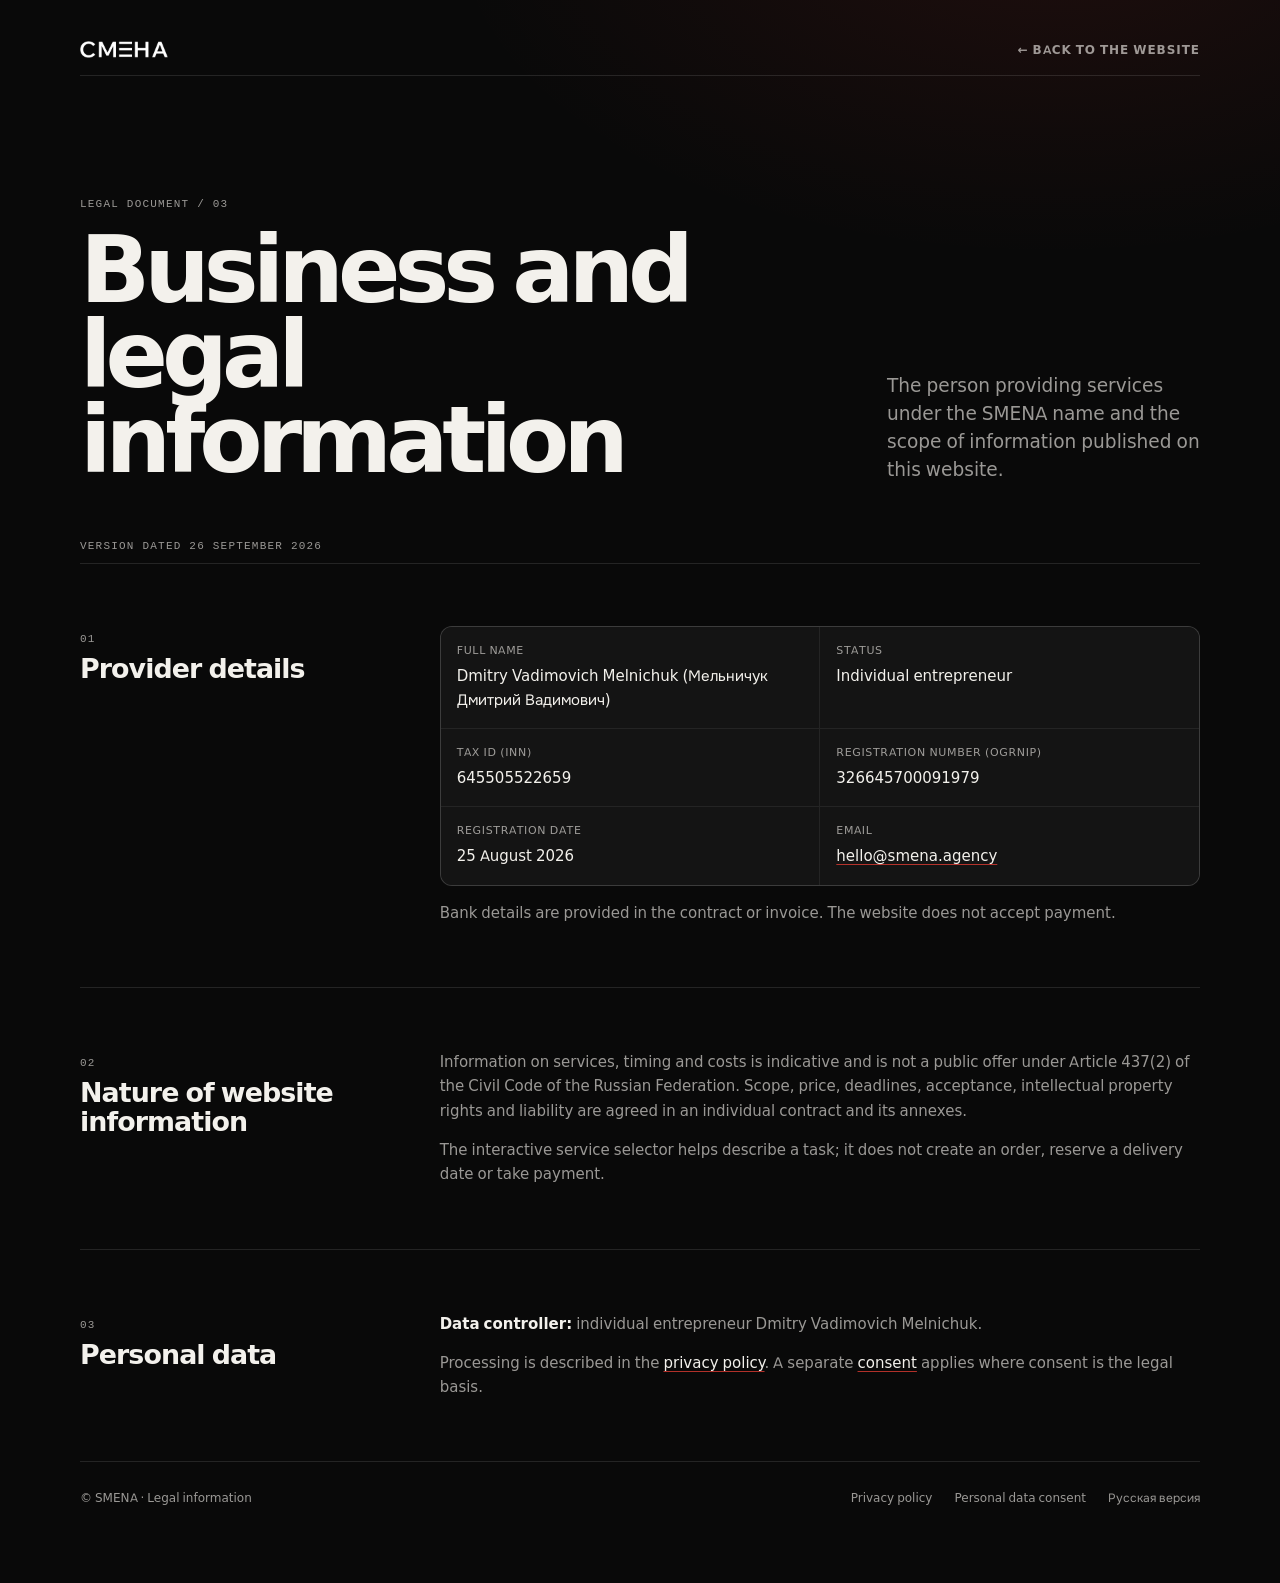
<file: legal-information-en.html>
<!doctype html>
<html lang="en">
<head>
  <meta charset="utf-8"><meta name="viewport" content="width=device-width, initial-scale=1"><meta name="referrer" content="no-referrer">
  <meta http-equiv="Content-Security-Policy" content="default-src 'self'; img-src 'self'; font-src 'self'; style-src 'self'; script-src 'none'; connect-src 'none'; frame-src 'none'; object-src 'none'; base-uri 'none'; form-action 'none'">
  <meta name="description" content="SMENA entrepreneur details and legal information.">
<title>Business details — SMENA</title><link rel="icon" href="assets/smena-logo.png"><link rel="stylesheet" href="assets/legal.css?v=5">
</head>
<body>
  <main class="legal-shell">
    <header class="legal-topbar"><img class="legal-brand" src="assets/smena-logo.png" alt="SMENA"><a class="legal-back" href="index.html">← Back to the website</a></header>
    <section class="legal-hero"><div><span class="legal-eyebrow">Legal document / 03</span><h1>Business and legal information</h1></div><p class="legal-intro">The person providing services under the SMENA name and the scope of information published on this website.</p></section>
    <p class="legal-meta">Version dated 26 September 2026</p>
    <div class="legal-grid">
      <section class="legal-section"><header><span class="legal-section-number">01</span><h2>Provider details</h2></header><div class="legal-copy"><dl class="legal-details"><div><dt>Full name</dt><dd>Dmitry Vadimovich Melnichuk (Мельничук Дмитрий Вадимович)</dd></div><div><dt>Status</dt><dd>Individual entrepreneur</dd></div><div><dt>Tax ID (INN)</dt><dd>645505522659</dd></div><div><dt>Registration number (OGRNIP)</dt><dd>326645700091979</dd></div><div><dt>Registration date</dt><dd>25 August 2026</dd></div><div><dt>Email</dt><dd><a href="mailto:hello@smena.agency">hello@smena.agency</a></dd></div></dl><p>Bank details are provided in the contract or invoice. The website does not accept payment.</p></div></section>
      <section class="legal-section"><header><span class="legal-section-number">02</span><h2>Nature of website information</h2></header><div class="legal-copy"><p>Information on services, timing and costs is indicative and is not a public offer under Article 437(2) of the Civil Code of the Russian Federation. Scope, price, deadlines, acceptance, intellectual property rights and liability are agreed in an individual contract and its annexes.</p><p>The interactive service selector helps describe a task; it does not create an order, reserve a delivery date or take payment.</p></div></section>
      <section class="legal-section"><header><span class="legal-section-number">03</span><h2>Personal data</h2></header><div class="legal-copy"><p><strong>Data controller:</strong> individual entrepreneur Dmitry Vadimovich Melnichuk.</p><p>Processing is described in the <a href="privacy-policy-en.html">privacy policy</a>. A separate <a href="personal-data-consent-en.html">consent</a> applies where consent is the legal basis.</p></div></section>
    </div>
    <footer class="legal-footer"><span>© SMENA · Legal information</span><nav aria-label="Other legal documents"><a href="privacy-policy-en.html">Privacy policy</a><a href="personal-data-consent-en.html">Personal data consent</a><a href="legal-information.html" lang="ru">Русская версия</a></nav></footer>
  </main>
</body>
</html>
</file>
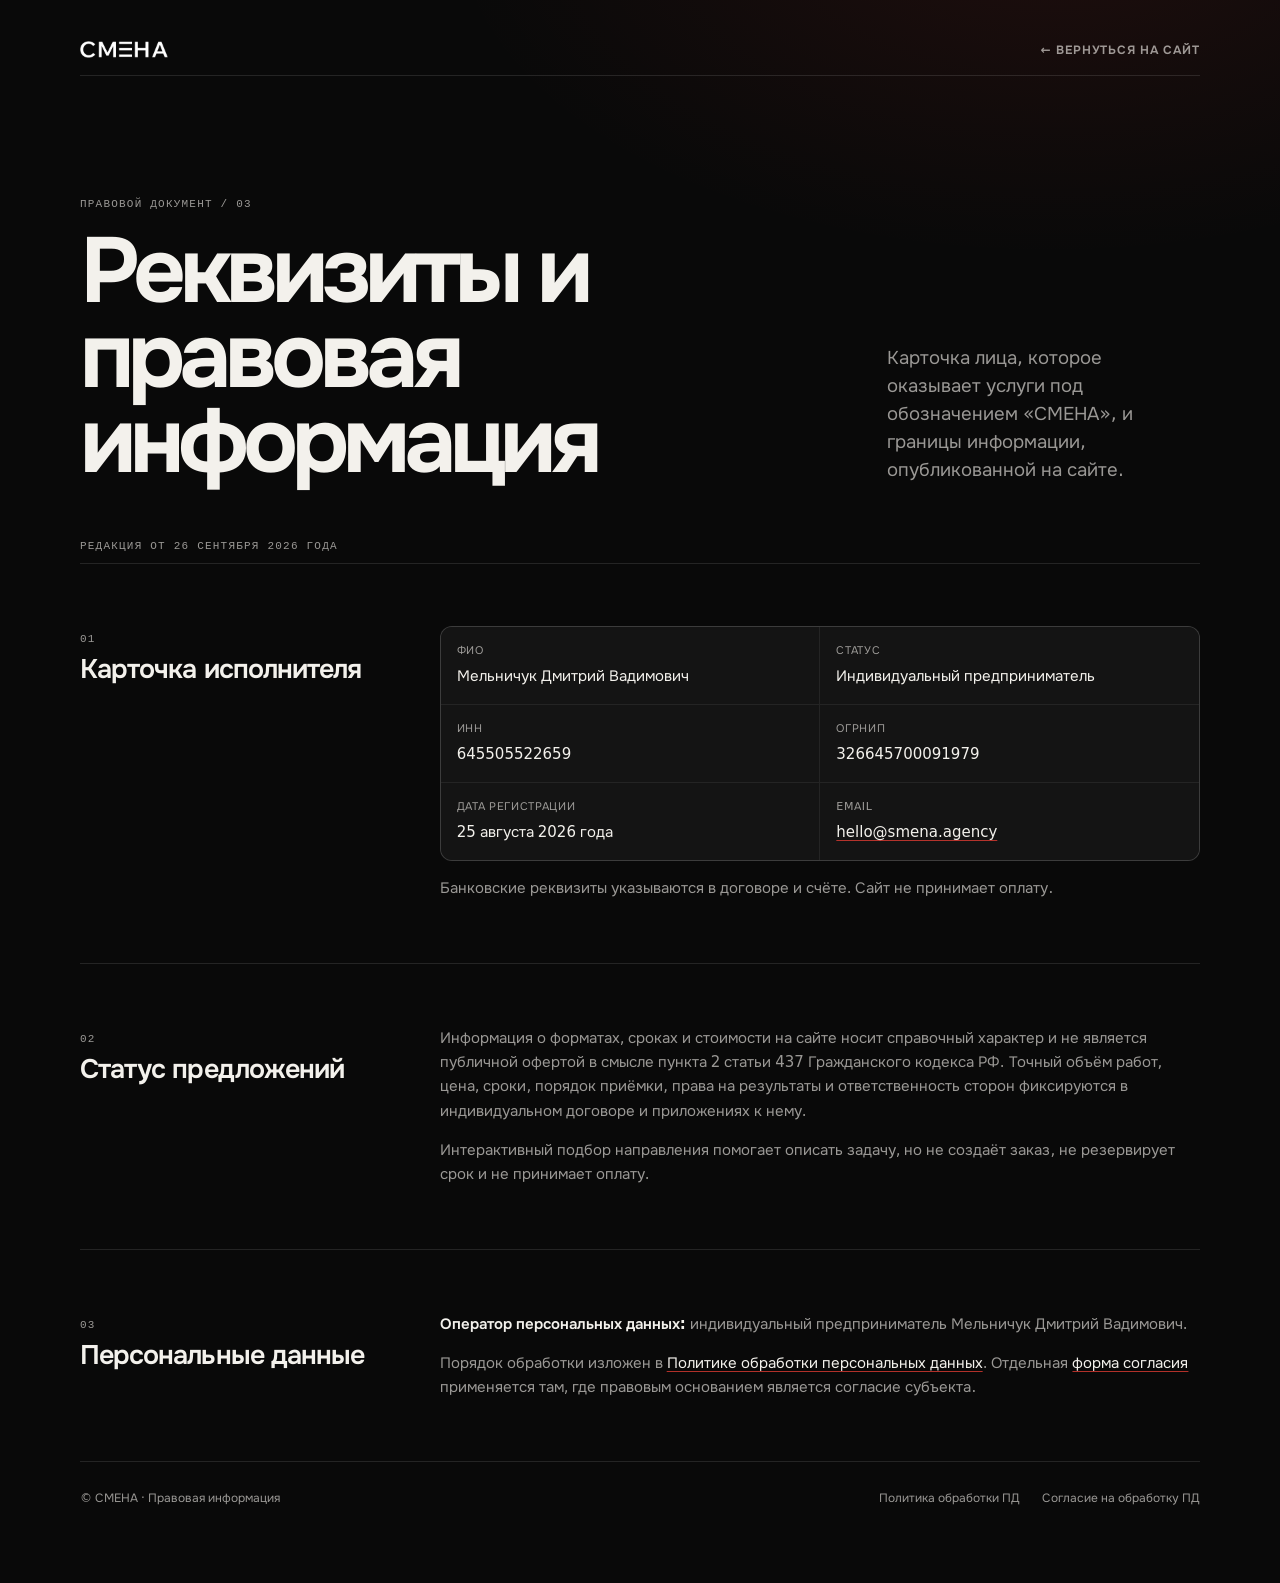
<file: legal-information.html>
<!doctype html>
<html lang="ru">
<head>
  <meta charset="utf-8">
  <meta name="viewport" content="width=device-width, initial-scale=1">
  <meta name="referrer" content="no-referrer">
  <meta http-equiv="Content-Security-Policy" content="default-src 'self'; img-src 'self'; font-src 'self'; style-src 'self'; script-src 'none'; connect-src 'none'; frame-src 'none'; object-src 'none'; base-uri 'none'; form-action 'none'">
  <meta name="description" content="Реквизиты, правовой статус и обязательная информация агентства СМЕНА.">
  <title>Реквизиты и правовая информация — СМЕНА</title>
  <link rel="icon" href="assets/smena-logo.png">
  <link rel="stylesheet" href="assets/legal.css?v=5">
</head>
<body>
  <main class="legal-shell">
    <header class="legal-topbar">
      <img class="legal-brand" src="assets/smena-logo.png" alt="СМЕНА">
      <a class="legal-back" href="index.html">← Вернуться на сайт</a>
    </header>

    <section class="legal-hero">
      <div>
        <span class="legal-eyebrow">Правовой документ / 03</span>
        <h1>Реквизиты и правовая информация</h1>
      </div>
      <p class="legal-intro">Карточка лица, которое оказывает услуги под обозначением «СМЕНА», и границы информации, опубликованной на сайте.</p>
    </section>

    <p class="legal-meta">Редакция от 26 сентября 2026 года</p>

    <div class="legal-grid">
      <section class="legal-section">
        <header><span class="legal-section-number">01</span><h2>Карточка исполнителя</h2></header>
        <div class="legal-copy">
          <dl class="legal-details">
            <div><dt>ФИО</dt><dd>Мельничук Дмитрий Вадимович</dd></div>
            <div><dt>Статус</dt><dd>Индивидуальный предприниматель</dd></div>
            <div><dt>ИНН</dt><dd>645505522659</dd></div>
            <div><dt>ОГРНИП</dt><dd>326645700091979</dd></div>
            <div><dt>Дата регистрации</dt><dd>25 августа 2026 года</dd></div>
            <div><dt>Email</dt><dd><a href="mailto:hello@smena.agency">hello@smena.agency</a></dd></div>
          </dl>
          <p>Банковские реквизиты указываются в договоре и счёте. Сайт не принимает оплату.</p>
        </div>
      </section>

      <section class="legal-section">
        <header><span class="legal-section-number">02</span><h2>Статус предложений</h2></header>
        <div class="legal-copy">
          <p>Информация о форматах, сроках и стоимости на сайте носит справочный характер и не является публичной офертой в смысле пункта 2 статьи 437 Гражданского кодекса РФ. Точный объём работ, цена, сроки, порядок приёмки, права на результаты и ответственность сторон фиксируются в индивидуальном договоре и приложениях к нему.</p>
          <p>Интерактивный подбор направления помогает описать задачу, но не создаёт заказ, не резервирует срок и не принимает оплату.</p>
        </div>
      </section>

      <section class="legal-section">
        <header><span class="legal-section-number">03</span><h2>Персональные данные</h2></header>
        <div class="legal-copy">
          <p><strong>Оператор персональных данных:</strong> индивидуальный предприниматель Мельничук Дмитрий Вадимович.</p>
          <p>Порядок обработки изложен в <a href="privacy-policy.html">Политике обработки персональных данных</a>. Отдельная <a href="personal-data-consent.html">форма согласия</a> применяется там, где правовым основанием является согласие субъекта.</p>
        </div>
      </section>

    </div>

    <footer class="legal-footer">
      <span>© СМЕНА · Правовая информация</span>
      <nav aria-label="Другие правовые документы">
        <a href="privacy-policy.html">Политика обработки ПД</a>
        <a href="personal-data-consent.html">Согласие на обработку ПД</a>
      </nav>
    </footer>
  </main>
</body>
</html>
</file>
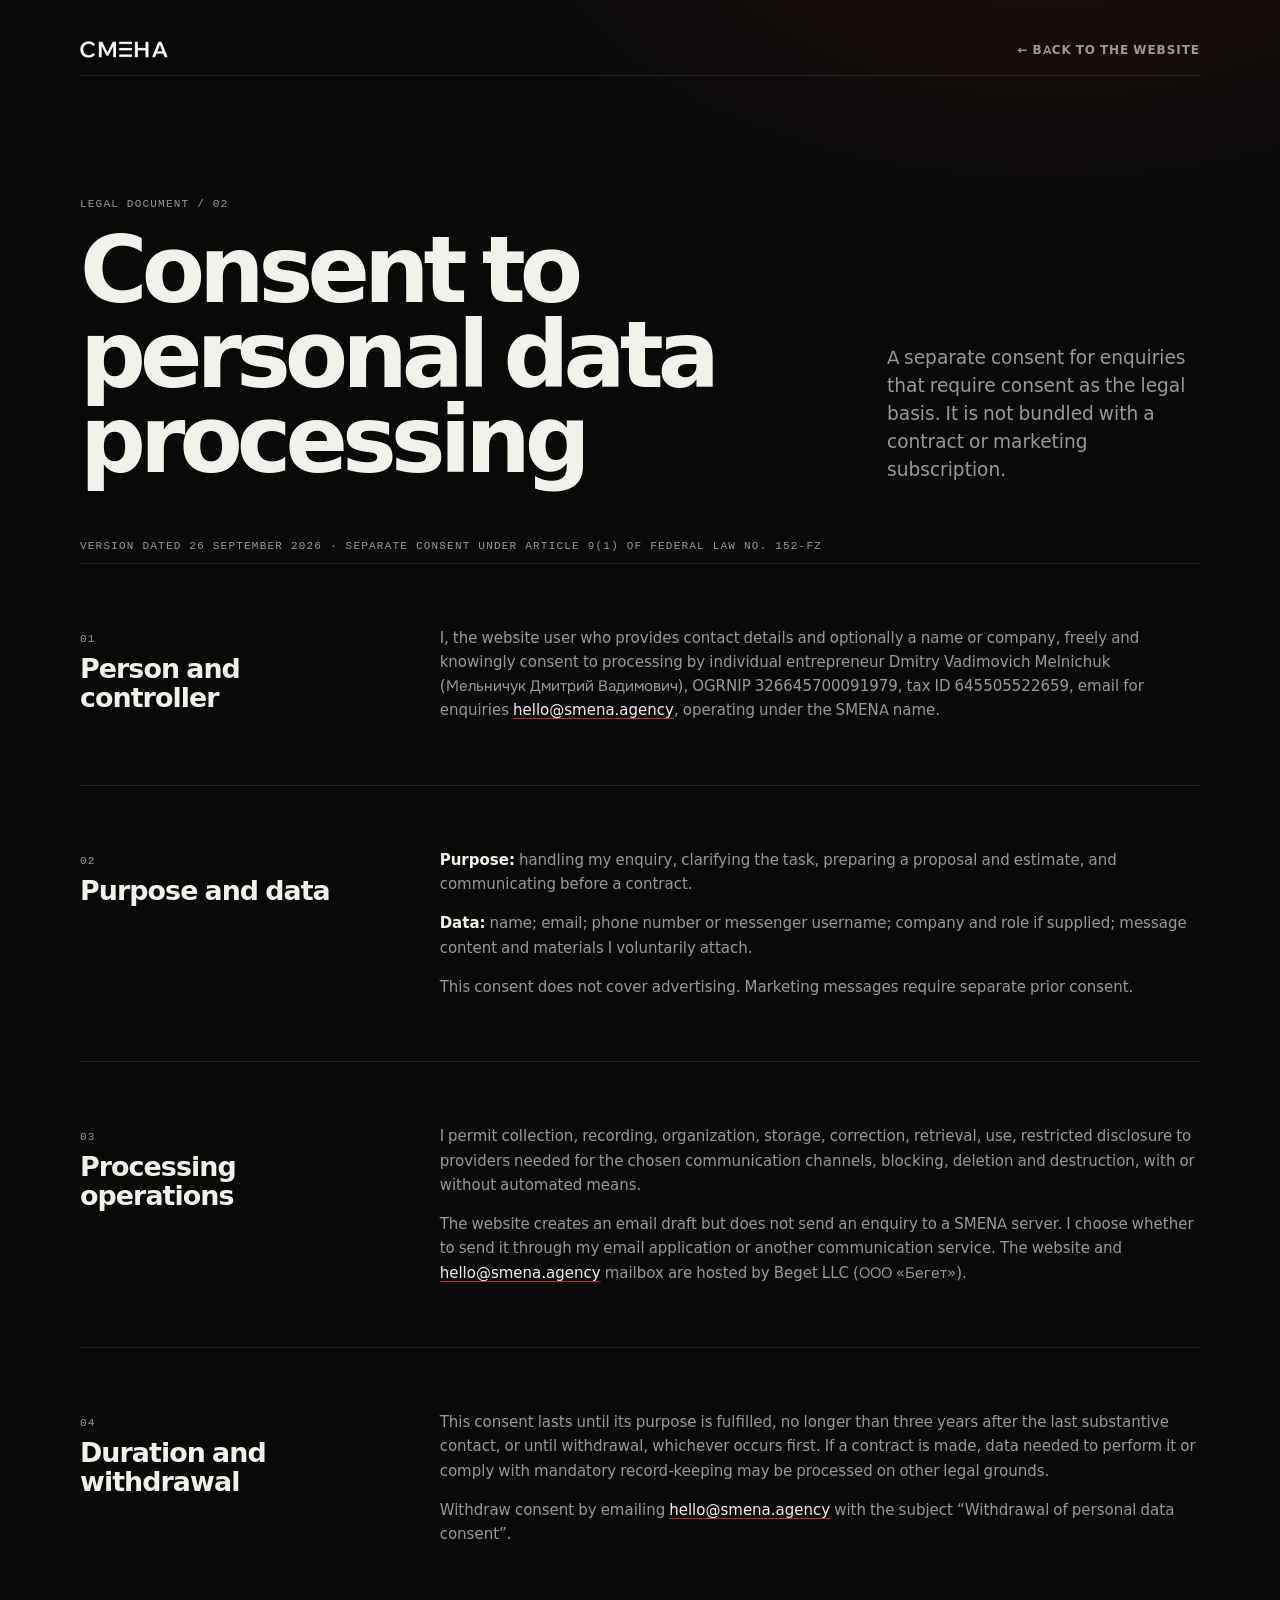
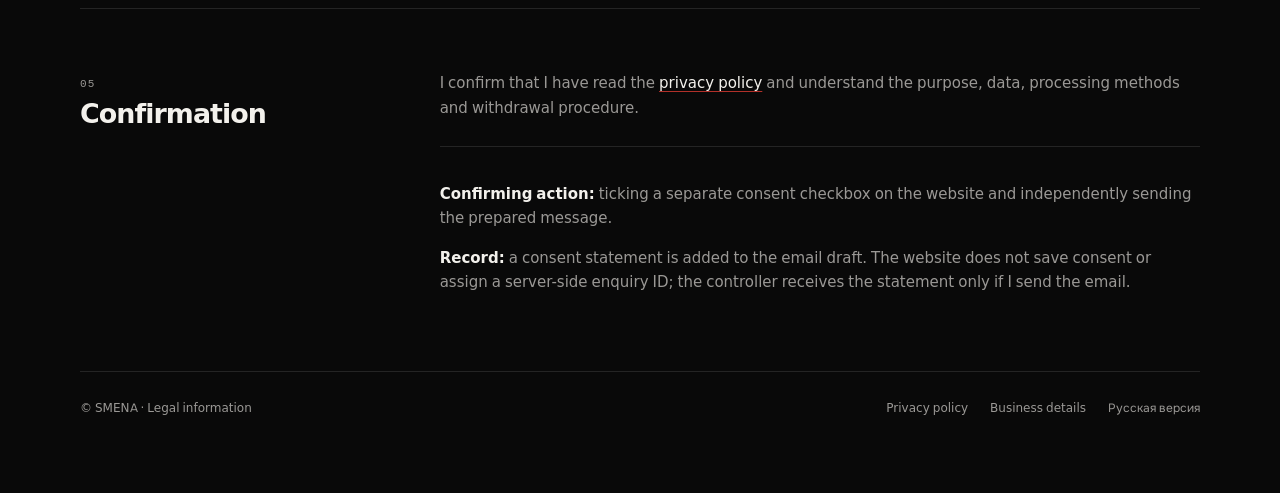
<file: personal-data-consent-en.html>
<!doctype html>
<html lang="en">
<head>
  <meta charset="utf-8"><meta name="viewport" content="width=device-width, initial-scale=1"><meta name="referrer" content="no-referrer">
  <meta http-equiv="Content-Security-Policy" content="default-src 'self'; img-src 'self'; font-src 'self'; style-src 'self'; script-src 'none'; connect-src 'none'; frame-src 'none'; object-src 'none'; base-uri 'none'; form-action 'none'">
  <meta name="description" content="Consent to personal data processing when contacting SMENA.">
<title>Personal data consent — SMENA</title><link rel="icon" href="assets/smena-logo.png"><link rel="stylesheet" href="assets/legal.css?v=5">
</head>
<body>
  <main class="legal-shell">
    <header class="legal-topbar"><img class="legal-brand" src="assets/smena-logo.png" alt="SMENA"><a class="legal-back" href="index.html">← Back to the website</a></header>
    <section class="legal-hero"><div><span class="legal-eyebrow">Legal document / 02</span><h1>Consent to personal data processing</h1></div><p class="legal-intro">A separate consent for enquiries that require consent as the legal basis. It is not bundled with a contract or marketing subscription.</p></section>
    <p class="legal-meta">Version dated 26 September 2026 · separate consent under Article 9(1) of Federal Law No. 152-FZ</p>
    <div class="legal-grid">
      <section class="legal-section"><header><span class="legal-section-number">01</span><h2>Person and controller</h2></header><div class="legal-copy"><p>I, the website user who provides contact details and optionally a name or company, freely and knowingly consent to processing by individual entrepreneur Dmitry Vadimovich Melnichuk (Мельничук Дмитрий Вадимович), OGRNIP 326645700091979, tax ID 645505522659, email for enquiries <a href="mailto:hello@smena.agency?subject=Personal%20data">hello@smena.agency</a>, operating under the SMENA name.</p></div></section>
      <section class="legal-section"><header><span class="legal-section-number">02</span><h2>Purpose and data</h2></header><div class="legal-copy"><p><strong>Purpose:</strong> handling my enquiry, clarifying the task, preparing a proposal and estimate, and communicating before a contract.</p><p><strong>Data:</strong> name; email; phone number or messenger username; company and role if supplied; message content and materials I voluntarily attach.</p><p>This consent does not cover advertising. Marketing messages require separate prior consent.</p></div></section>
      <section class="legal-section"><header><span class="legal-section-number">03</span><h2>Processing operations</h2></header><div class="legal-copy"><p>I permit collection, recording, organization, storage, correction, retrieval, use, restricted disclosure to providers needed for the chosen communication channels, blocking, deletion and destruction, with or without automated means.</p><p>The website creates an email draft but does not send an enquiry to a SMENA server. I choose whether to send it through my email application or another communication service. The website and <a href="mailto:hello@smena.agency">hello@smena.agency</a> mailbox are hosted by Beget LLC (ООО «Бегет»).</p></div></section>
      <section class="legal-section"><header><span class="legal-section-number">04</span><h2>Duration and withdrawal</h2></header><div class="legal-copy"><p>This consent lasts until its purpose is fulfilled, no longer than three years after the last substantive contact, or until withdrawal, whichever occurs first. If a contract is made, data needed to perform it or comply with mandatory record-keeping may be processed on other legal grounds.</p><p>Withdraw consent by emailing <a href="mailto:hello@smena.agency?subject=Withdrawal%20of%20personal%20data%20consent">hello@smena.agency</a> with the subject “Withdrawal of personal data consent”.</p></div></section>
      <section class="legal-section"><header><span class="legal-section-number">05</span><h2>Confirmation</h2></header><div class="legal-copy"><p>I confirm that I have read the <a href="privacy-policy-en.html">privacy policy</a> and understand the purpose, data, processing methods and withdrawal procedure.</p><div class="legal-signature"><p><strong>Confirming action:</strong> ticking a separate consent checkbox on the website and independently sending the prepared message.</p><p><strong>Record:</strong> a consent statement is added to the email draft. The website does not save consent or assign a server-side enquiry ID; the controller receives the statement only if I send the email.</p></div></div></section>
    </div>
    <footer class="legal-footer"><span>© SMENA · Legal information</span><nav aria-label="Other legal documents"><a href="privacy-policy-en.html">Privacy policy</a><a href="legal-information-en.html">Business details</a><a href="personal-data-consent.html" lang="ru">Русская версия</a></nav></footer>
  </main>
</body>
</html>
</file>
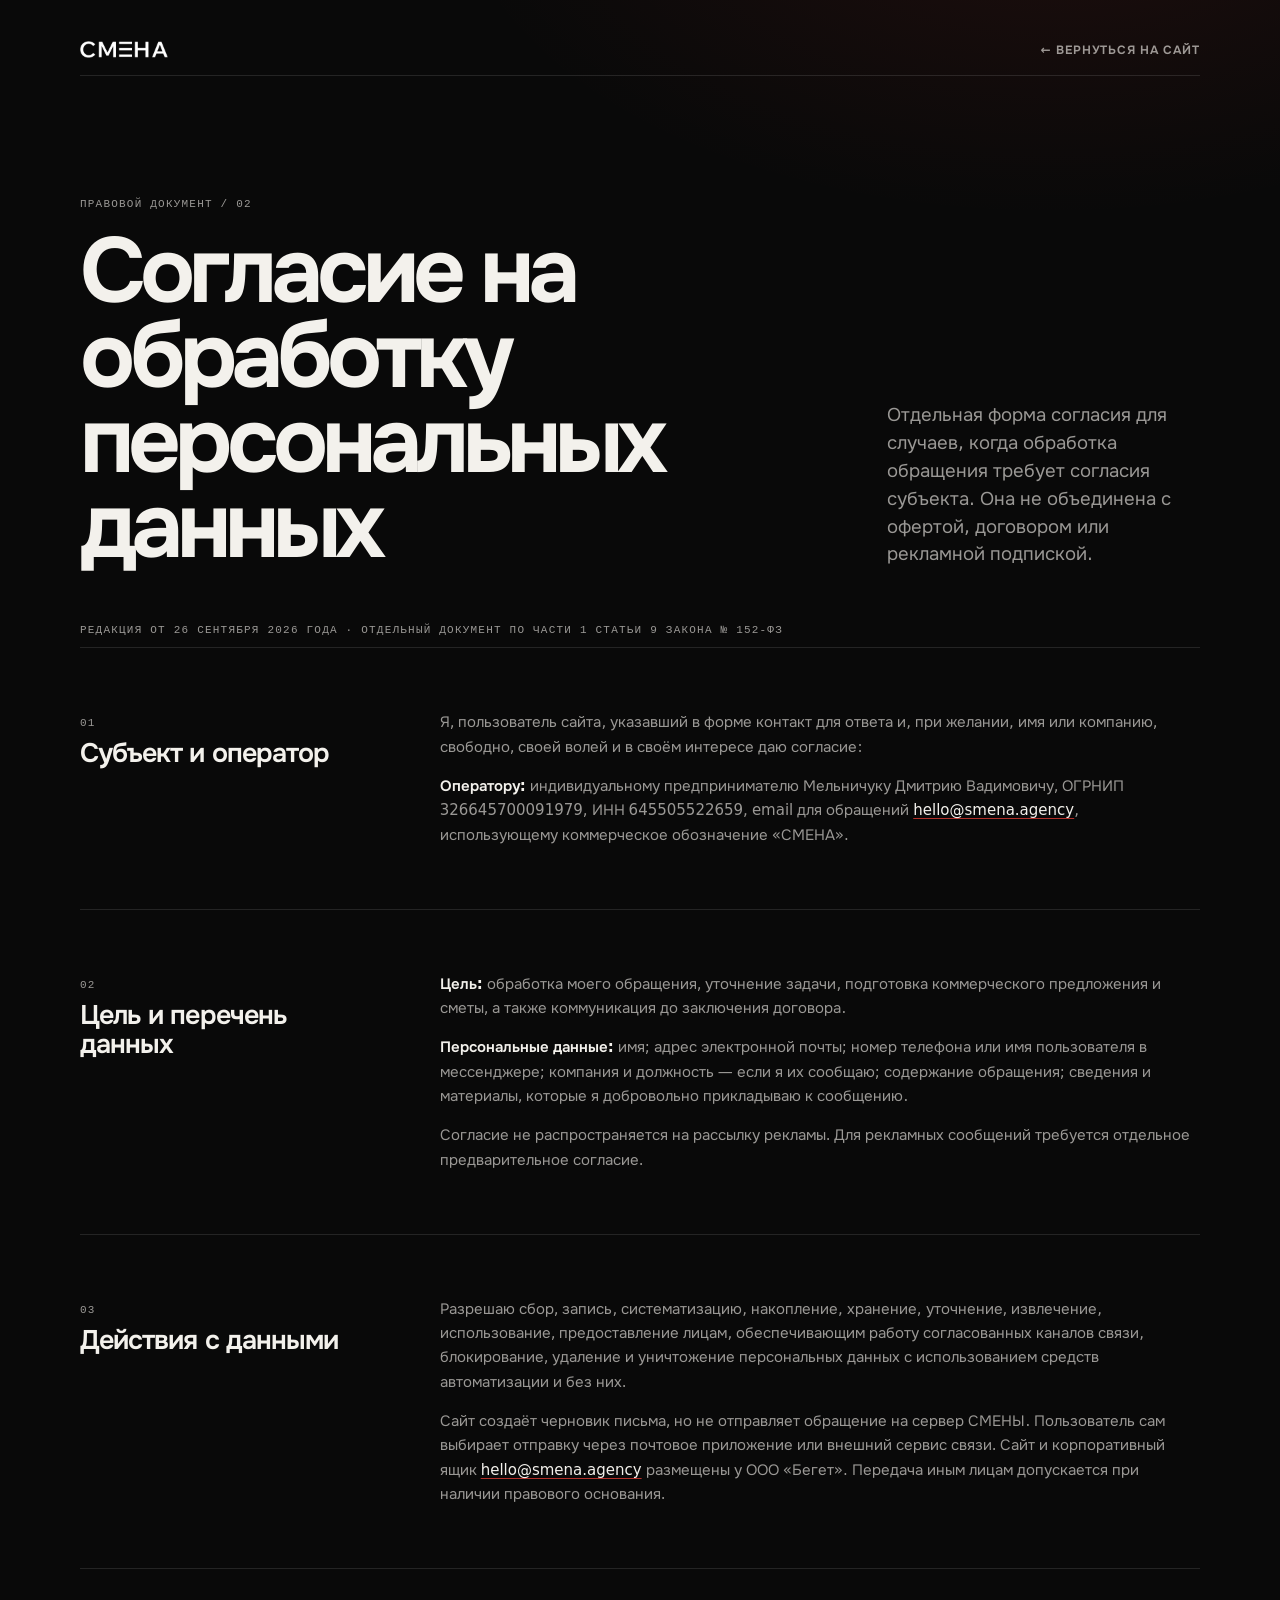
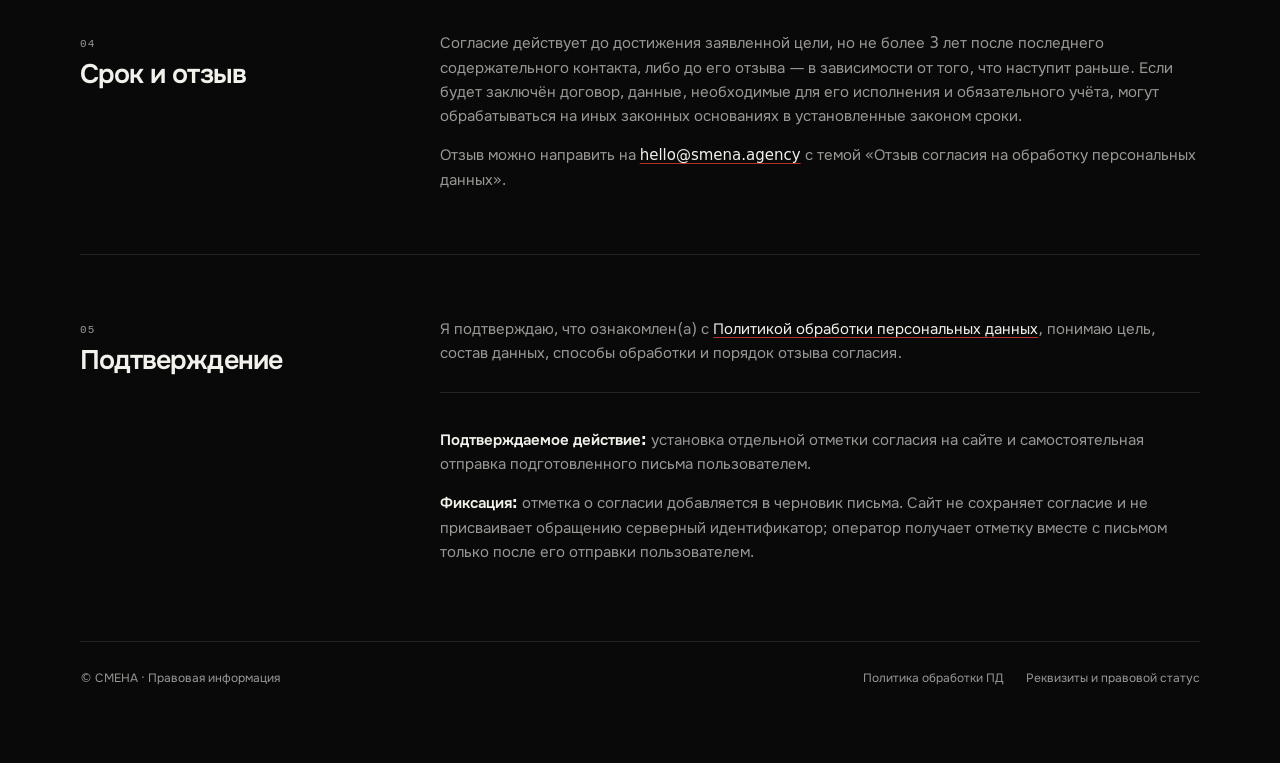
<file: personal-data-consent.html>
<!doctype html>
<html lang="ru">
<head>
  <meta charset="utf-8">
  <meta name="viewport" content="width=device-width, initial-scale=1">
  <meta name="referrer" content="no-referrer">
  <meta http-equiv="Content-Security-Policy" content="default-src 'self'; img-src 'self'; font-src 'self'; style-src 'self'; script-src 'none'; connect-src 'none'; frame-src 'none'; object-src 'none'; base-uri 'none'; form-action 'none'">
  <meta name="description" content="Отдельная форма согласия на обработку персональных данных для обращения в агентство СМЕНА.">
  <title>Согласие на обработку персональных данных — СМЕНА</title>
  <link rel="icon" href="assets/smena-logo.png">
  <link rel="stylesheet" href="assets/legal.css?v=5">
</head>
<body>
  <main class="legal-shell">
    <header class="legal-topbar">
      <img class="legal-brand" src="assets/smena-logo.png" alt="СМЕНА">
      <a class="legal-back" href="index.html">← Вернуться на сайт</a>
    </header>

    <section class="legal-hero">
      <div>
        <span class="legal-eyebrow">Правовой документ / 02</span>
        <h1>Согласие на обработку персональных данных</h1>
      </div>
      <p class="legal-intro">Отдельная форма согласия для случаев, когда обработка обращения требует согласия субъекта. Она не объединена с офертой, договором или рекламной подпиской.</p>
    </section>

    <p class="legal-meta">Редакция от 26 сентября 2026 года · отдельный документ по части 1 статьи 9 Закона № 152‑ФЗ</p>

    <div class="legal-grid">
      <section class="legal-section">
        <header><span class="legal-section-number">01</span><h2>Субъект и оператор</h2></header>
        <div class="legal-copy">
          <p>Я, пользователь сайта, указавший в форме контакт для ответа и, при желании, имя или компанию, свободно, своей волей и в своём интересе даю согласие:</p>
          <p><strong>Оператору:</strong> индивидуальному предпринимателю Мельничуку Дмитрию Вадимовичу, ОГРНИП 326645700091979, ИНН 645505522659, email для обращений <a href="mailto:hello@smena.agency?subject=Персональные%20данные">hello@smena.agency</a>, использующему коммерческое обозначение «СМЕНА».</p>
        </div>
      </section>

      <section class="legal-section">
        <header><span class="legal-section-number">02</span><h2>Цель и перечень данных</h2></header>
        <div class="legal-copy">
          <p><strong>Цель:</strong> обработка моего обращения, уточнение задачи, подготовка коммерческого предложения и сметы, а также коммуникация до заключения договора.</p>
          <p><strong>Персональные данные:</strong> имя; адрес электронной почты; номер телефона или имя пользователя в мессенджере; компания и должность — если я их сообщаю; содержание обращения; сведения и материалы, которые я добровольно прикладываю к сообщению.</p>
          <p>Согласие не распространяется на рассылку рекламы. Для рекламных сообщений требуется отдельное предварительное согласие.</p>
        </div>
      </section>

      <section class="legal-section">
        <header><span class="legal-section-number">03</span><h2>Действия с данными</h2></header>
        <div class="legal-copy">
          <p>Разрешаю сбор, запись, систематизацию, накопление, хранение, уточнение, извлечение, использование, предоставление лицам, обеспечивающим работу согласованных каналов связи, блокирование, удаление и уничтожение персональных данных с использованием средств автоматизации и без них.</p>
          <p>Сайт создаёт черновик письма, но не отправляет обращение на сервер СМЕНЫ. Пользователь сам выбирает отправку через почтовое приложение или внешний сервис связи. Сайт и корпоративный ящик <a href="mailto:hello@smena.agency">hello@smena.agency</a> размещены у ООО «Бегет». Передача иным лицам допускается при наличии правового основания.</p>
        </div>
      </section>

      <section class="legal-section">
        <header><span class="legal-section-number">04</span><h2>Срок и отзыв</h2></header>
        <div class="legal-copy">
          <p>Согласие действует до достижения заявленной цели, но не более 3 лет после последнего содержательного контакта, либо до его отзыва — в зависимости от того, что наступит раньше. Если будет заключён договор, данные, необходимые для его исполнения и обязательного учёта, могут обрабатываться на иных законных основаниях в установленные законом сроки.</p>
          <p>Отзыв можно направить на <a href="mailto:hello@smena.agency?subject=Отзыв%20согласия%20на%20обработку%20персональных%20данных">hello@smena.agency</a> с темой «Отзыв согласия на обработку персональных данных».</p>
        </div>
      </section>

      <section class="legal-section">
        <header><span class="legal-section-number">05</span><h2>Подтверждение</h2></header>
        <div class="legal-copy">
          <p>Я подтверждаю, что ознакомлен(а) с <a href="privacy-policy.html">Политикой обработки персональных данных</a>, понимаю цель, состав данных, способы обработки и порядок отзыва согласия.</p>
          <div class="legal-signature">
            <p><strong>Подтверждаемое действие:</strong> установка отдельной отметки согласия на сайте и самостоятельная отправка подготовленного письма пользователем.</p>
            <p><strong>Фиксация:</strong> отметка о согласии добавляется в черновик письма. Сайт не сохраняет согласие и не присваивает обращению серверный идентификатор; оператор получает отметку вместе с письмом только после его отправки пользователем.</p>
          </div>
        </div>
      </section>
    </div>

    <footer class="legal-footer">
      <span>© СМЕНА · Правовая информация</span>
      <nav aria-label="Другие правовые документы">
        <a href="privacy-policy.html">Политика обработки ПД</a>
        <a href="legal-information.html">Реквизиты и правовой статус</a>
      </nav>
    </footer>
  </main>
</body>
</html>
</file>
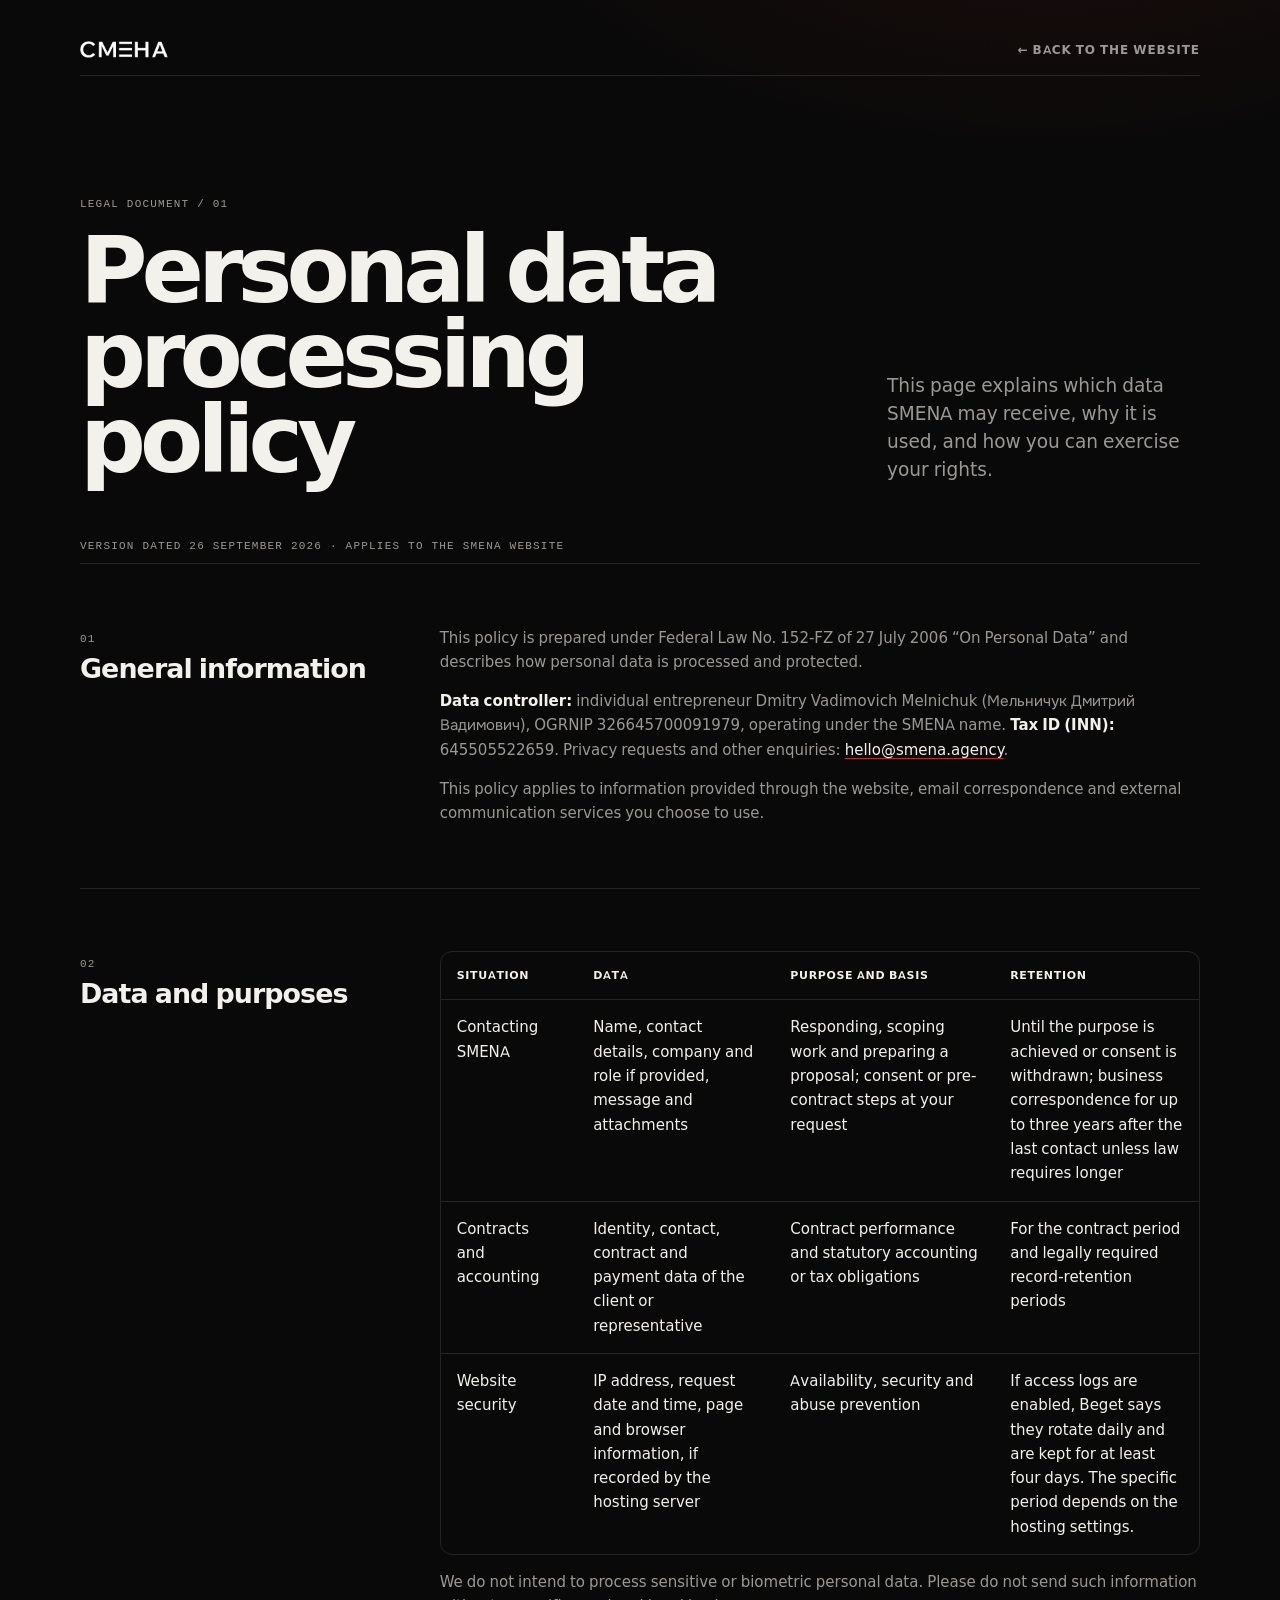
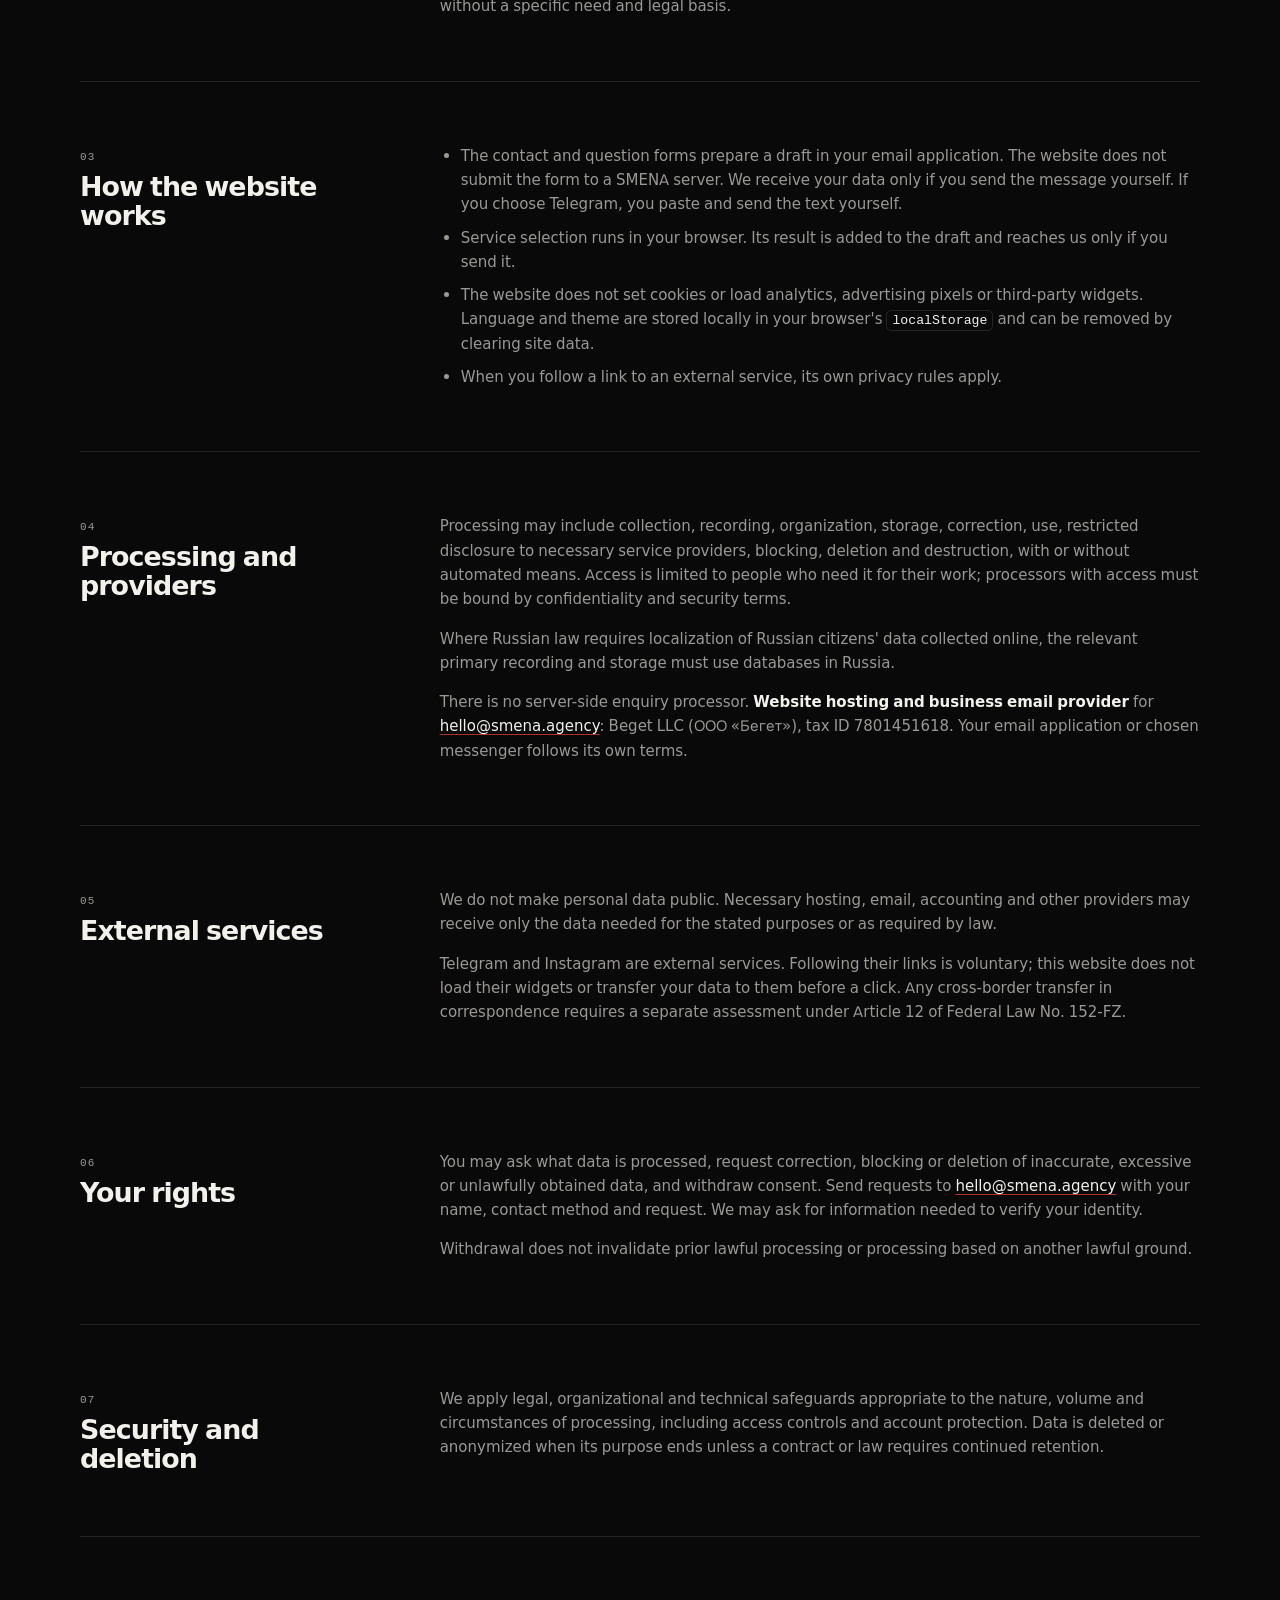
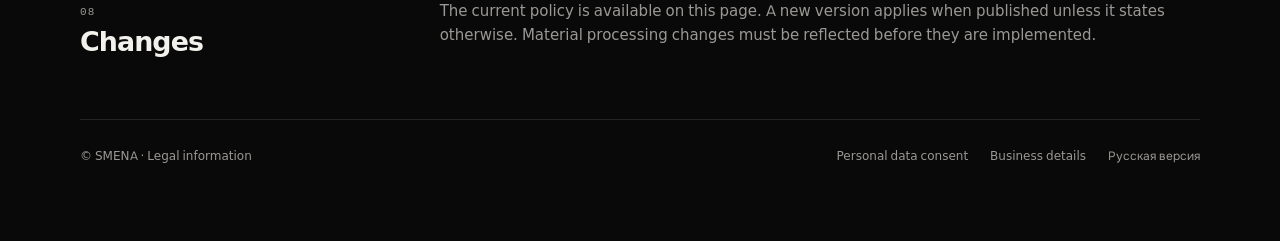
<file: privacy-policy-en.html>
<!doctype html>
<html lang="en">
<head>
  <meta charset="utf-8">
  <meta name="viewport" content="width=device-width, initial-scale=1">
  <meta name="referrer" content="no-referrer">
  <meta http-equiv="Content-Security-Policy" content="default-src 'self'; img-src 'self'; font-src 'self'; style-src 'self'; script-src 'none'; connect-src 'none'; frame-src 'none'; object-src 'none'; base-uri 'none'; form-action 'none'">
  <meta name="description" content="SMENA privacy policy and personal data processing information.">
  <title>Privacy policy — SMENA</title>
  <link rel="icon" href="assets/smena-logo.png">
  <link rel="stylesheet" href="assets/legal.css?v=5">
</head>
<body>
  <main class="legal-shell">
    <header class="legal-topbar"><img class="legal-brand" src="assets/smena-logo.png" alt="SMENA"><a class="legal-back" href="index.html">← Back to the website</a></header>
    <section class="legal-hero"><div><span class="legal-eyebrow">Legal document / 01</span><h1>Personal data processing policy</h1></div><p class="legal-intro">This page explains which data SMENA may receive, why it is used, and how you can exercise your rights.</p></section>
    <p class="legal-meta">Version dated 26 September 2026 · applies to the SMENA website</p>
    <div class="legal-grid">
      <section class="legal-section"><header><span class="legal-section-number">01</span><h2>General information</h2></header><div class="legal-copy"><p>This policy is prepared under Federal Law No. 152-FZ of 27 July 2006 “On Personal Data” and describes how personal data is processed and protected.</p><p><strong>Data controller:</strong> individual entrepreneur Dmitry Vadimovich Melnichuk (Мельничук Дмитрий Вадимович), OGRNIP 326645700091979, operating under the SMENA name. <strong>Tax ID (INN):</strong> 645505522659. Privacy requests and other enquiries: <a href="mailto:hello@smena.agency?subject=Personal%20data">hello@smena.agency</a>.</p><p>This policy applies to information provided through the website, email correspondence and external communication services you choose to use.</p></div></section>
      <section class="legal-section"><header><span class="legal-section-number">02</span><h2>Data and purposes</h2></header><div class="legal-copy"><div class="legal-table-wrap"><table class="legal-table"><thead><tr><th>Situation</th><th>Data</th><th>Purpose and basis</th><th>Retention</th></tr></thead><tbody><tr><td>Contacting SMENA</td><td>Name, contact details, company and role if provided, message and attachments</td><td>Responding, scoping work and preparing a proposal; consent or pre-contract steps at your request</td><td>Until the purpose is achieved or consent is withdrawn; business correspondence for up to three years after the last contact unless law requires longer</td></tr><tr><td>Contracts and accounting</td><td>Identity, contact, contract and payment data of the client or representative</td><td>Contract performance and statutory accounting or tax obligations</td><td>For the contract period and legally required record-retention periods</td></tr><tr><td>Website security</td><td>IP address, request date and time, page and browser information, if recorded by the hosting server</td><td>Availability, security and abuse prevention</td><td>If access logs are enabled, Beget says they rotate daily and are kept for at least four days. The specific period depends on the hosting settings.</td></tr></tbody></table></div><p>We do not intend to process sensitive or biometric personal data. Please do not send such information without a specific need and legal basis.</p></div></section>
      <section class="legal-section"><header><span class="legal-section-number">03</span><h2>How the website works</h2></header><div class="legal-copy"><ul><li>The contact and question forms prepare a draft in your email application. The website does not submit the form to a SMENA server. We receive your data only if you send the message yourself. If you choose Telegram, you paste and send the text yourself.</li><li>Service selection runs in your browser. Its result is added to the draft and reaches us only if you send it.</li><li>The website does not set cookies or load analytics, advertising pixels or third-party widgets. Language and theme are stored locally in your browser's <code>localStorage</code> and can be removed by clearing site data.</li><li>When you follow a link to an external service, its own privacy rules apply.</li></ul></div></section>
      <section class="legal-section"><header><span class="legal-section-number">04</span><h2>Processing and providers</h2></header><div class="legal-copy"><p>Processing may include collection, recording, organization, storage, correction, use, restricted disclosure to necessary service providers, blocking, deletion and destruction, with or without automated means. Access is limited to people who need it for their work; processors with access must be bound by confidentiality and security terms.</p><p>Where Russian law requires localization of Russian citizens' data collected online, the relevant primary recording and storage must use databases in Russia.</p><p>There is no server-side enquiry processor. <strong>Website hosting and business email provider</strong> for <a href="mailto:hello@smena.agency">hello@smena.agency</a>: Beget LLC (ООО «Бегет»), tax ID 7801451618. Your email application or chosen messenger follows its own terms.</p></div></section>
      <section class="legal-section"><header><span class="legal-section-number">05</span><h2>External services</h2></header><div class="legal-copy"><p>We do not make personal data public. Necessary hosting, email, accounting and other providers may receive only the data needed for the stated purposes or as required by law.</p><p>Telegram and Instagram are external services. Following their links is voluntary; this website does not load their widgets or transfer your data to them before a click. Any cross-border transfer in correspondence requires a separate assessment under Article 12 of Federal Law No. 152-FZ.</p></div></section>
      <section class="legal-section"><header><span class="legal-section-number">06</span><h2>Your rights</h2></header><div class="legal-copy"><p>You may ask what data is processed, request correction, blocking or deletion of inaccurate, excessive or unlawfully obtained data, and withdraw consent. Send requests to <a href="mailto:hello@smena.agency?subject=Personal%20data%20request">hello@smena.agency</a> with your name, contact method and request. We may ask for information needed to verify your identity.</p><p>Withdrawal does not invalidate prior lawful processing or processing based on another lawful ground.</p></div></section>
      <section class="legal-section"><header><span class="legal-section-number">07</span><h2>Security and deletion</h2></header><div class="legal-copy"><p>We apply legal, organizational and technical safeguards appropriate to the nature, volume and circumstances of processing, including access controls and account protection. Data is deleted or anonymized when its purpose ends unless a contract or law requires continued retention.</p></div></section>
      <section class="legal-section"><header><span class="legal-section-number">08</span><h2>Changes</h2></header><div class="legal-copy"><p>The current policy is available on this page. A new version applies when published unless it states otherwise. Material processing changes must be reflected before they are implemented.</p></div></section>
    </div>
    <footer class="legal-footer"><span>© SMENA · Legal information</span><nav aria-label="Other legal documents"><a href="personal-data-consent-en.html">Personal data consent</a><a href="legal-information-en.html">Business details</a><a href="privacy-policy.html" lang="ru">Русская версия</a></nav></footer>
  </main>
</body>
</html>
</file>
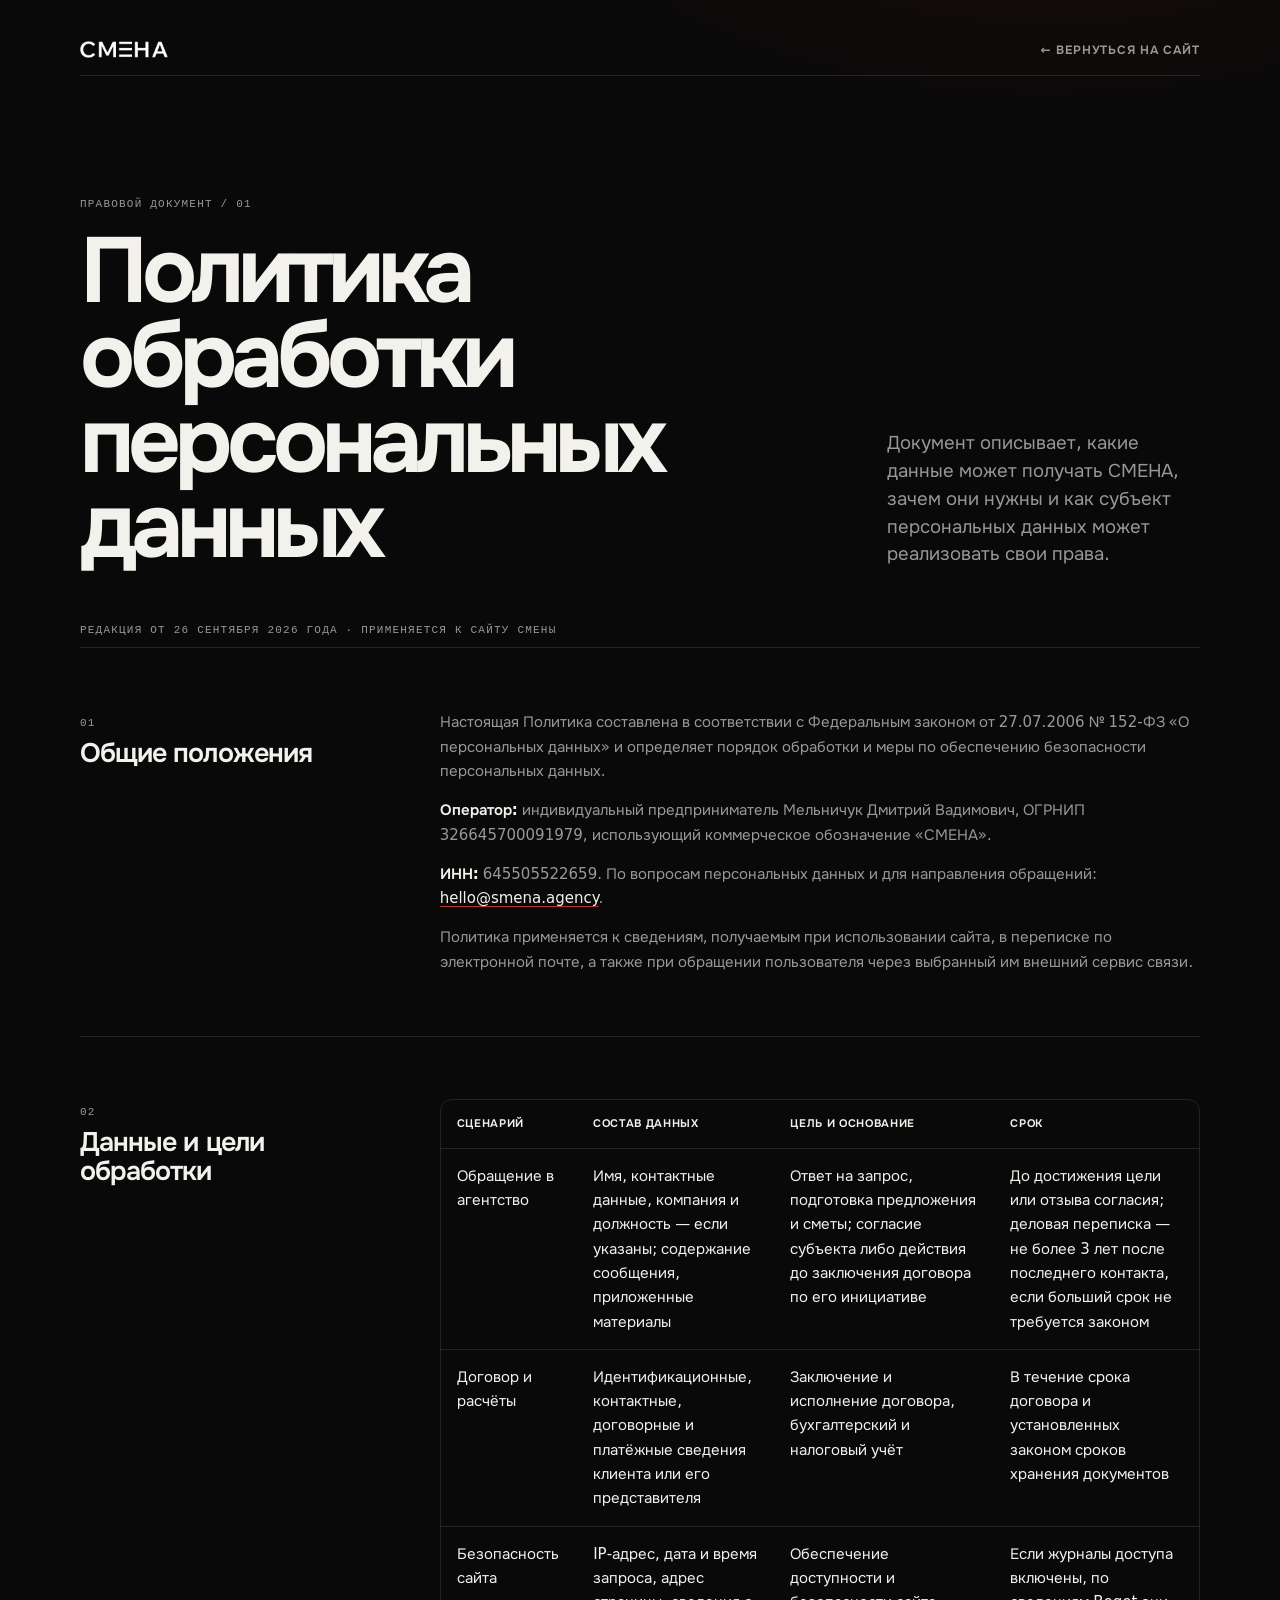
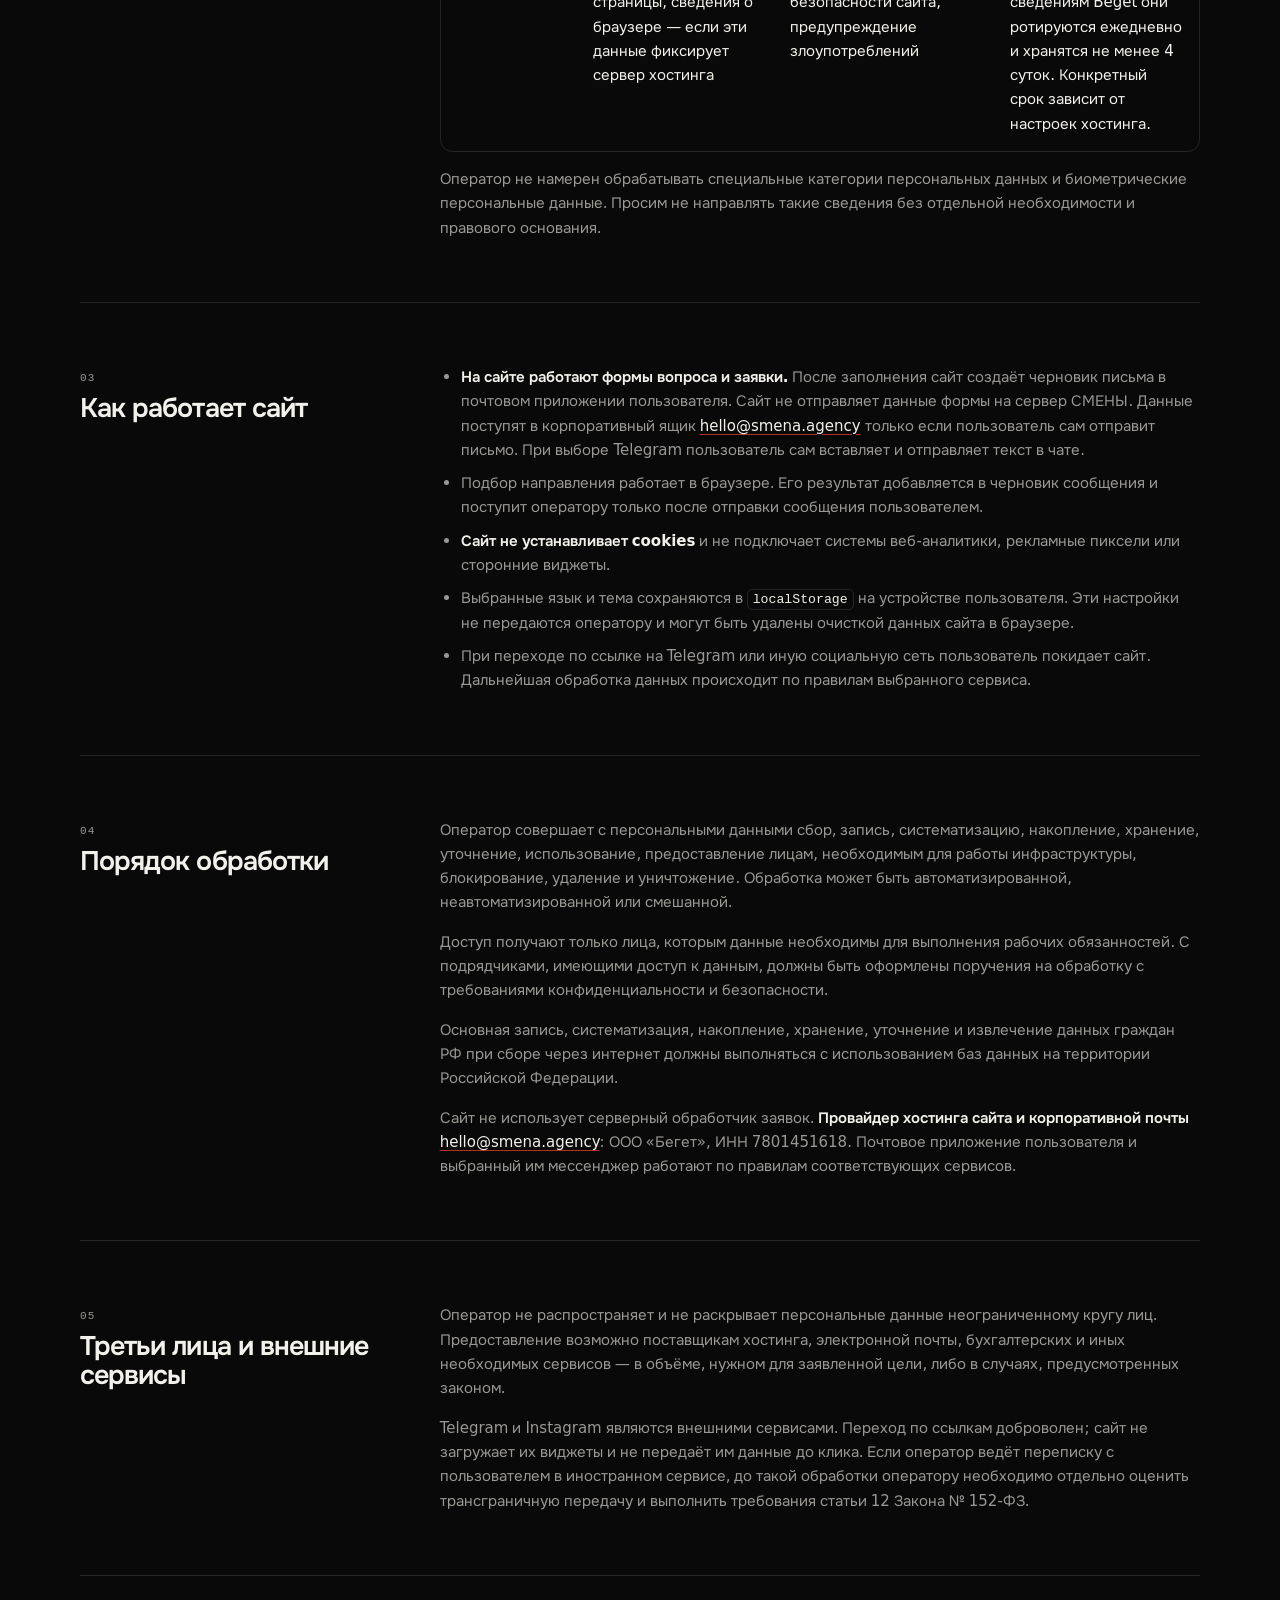
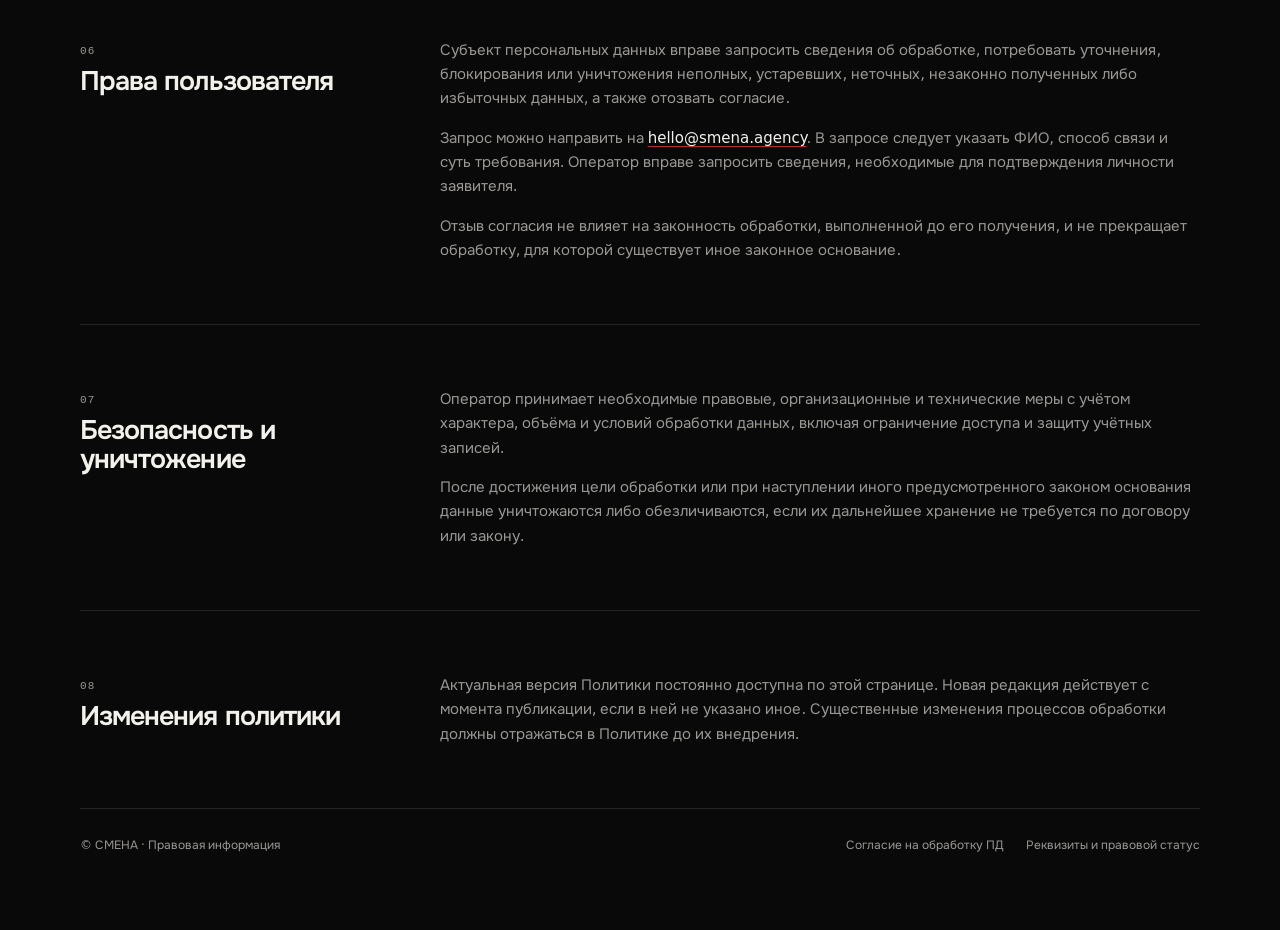
<file: privacy-policy.html>
<!doctype html>
<html lang="ru">
<head>
  <meta charset="utf-8">
  <meta name="viewport" content="width=device-width, initial-scale=1">
  <meta name="referrer" content="no-referrer">
  <meta http-equiv="Content-Security-Policy" content="default-src 'self'; img-src 'self'; font-src 'self'; style-src 'self'; script-src 'none'; connect-src 'none'; frame-src 'none'; object-src 'none'; base-uri 'none'; form-action 'none'">
  <meta name="description" content="Политика СМЕНЫ в отношении обработки персональных данных.">
  <title>Политика обработки персональных данных — СМЕНА</title>
  <link rel="icon" href="assets/smena-logo.png">
  <link rel="stylesheet" href="assets/legal.css?v=5">
</head>
<body>
  <main class="legal-shell">
    <header class="legal-topbar">
      <img class="legal-brand" src="assets/smena-logo.png" alt="СМЕНА">
      <a class="legal-back" href="index.html">← Вернуться на сайт</a>
    </header>

    <section class="legal-hero">
      <div>
        <span class="legal-eyebrow">Правовой документ / 01</span>
        <h1>Политика обработки персональных данных</h1>
      </div>
      <p class="legal-intro">Документ описывает, какие данные может получать СМЕНА, зачем они нужны и как субъект персональных данных может реализовать свои права.</p>
    </section>

    <p class="legal-meta">Редакция от 26 сентября 2026 года · применяется к сайту СМЕНЫ</p>

    <div class="legal-grid">
      <section class="legal-section" id="general">
        <header><span class="legal-section-number">01</span><h2>Общие положения</h2></header>
        <div class="legal-copy">
          <p>Настоящая Политика составлена в соответствии с Федеральным законом от 27.07.2006 № 152‑ФЗ «О персональных данных» и определяет порядок обработки и меры по обеспечению безопасности персональных данных.</p>
          <p><strong>Оператор:</strong> индивидуальный предприниматель Мельничук Дмитрий Вадимович, ОГРНИП 326645700091979, использующий коммерческое обозначение «СМЕНА».</p>
          <p><strong>ИНН:</strong> 645505522659. По вопросам персональных данных и для направления обращений: <a href="mailto:hello@smena.agency?subject=Персональные%20данные">hello@smena.agency</a>.</p>
          <p>Политика применяется к сведениям, получаемым при использовании сайта, в переписке по электронной почте, а также при обращении пользователя через выбранный им внешний сервис связи.</p>
        </div>
      </section>

      <section class="legal-section" id="data">
        <header><span class="legal-section-number">02</span><h2>Данные и цели обработки</h2></header>
        <div class="legal-copy">
          <div class="legal-table-wrap">
            <table class="legal-table">
              <thead><tr><th>Сценарий</th><th>Состав данных</th><th>Цель и основание</th><th>Срок</th></tr></thead>
              <tbody>
                <tr>
                  <td data-label="Сценарий">Обращение в агентство</td>
                  <td data-label="Состав данных">Имя, контактные данные, компания и должность — если указаны; содержание сообщения, приложенные материалы</td>
                  <td data-label="Цель и основание">Ответ на запрос, подготовка предложения и сметы; согласие субъекта либо действия до заключения договора по его инициативе</td>
                  <td data-label="Срок">До достижения цели или отзыва согласия; деловая переписка — не более 3 лет после последнего контакта, если больший срок не требуется законом</td>
                </tr>
                <tr>
                  <td data-label="Сценарий">Договор и расчёты</td>
                  <td data-label="Состав данных">Идентификационные, контактные, договорные и платёжные сведения клиента или его представителя</td>
                  <td data-label="Цель и основание">Заключение и исполнение договора, бухгалтерский и налоговый учёт</td>
                  <td data-label="Срок">В течение срока договора и установленных законом сроков хранения документов</td>
                </tr>
                <tr>
                  <td data-label="Сценарий">Безопасность сайта</td>
                  <td data-label="Состав данных">IP‑адрес, дата и время запроса, адрес страницы, сведения о браузере — если эти данные фиксирует сервер хостинга</td>
                  <td data-label="Цель и основание">Обеспечение доступности и безопасности сайта, предупреждение злоупотреблений</td>
                  <td data-label="Срок">Если журналы доступа включены, по сведениям Beget они ротируются ежедневно и хранятся не менее 4 суток. Конкретный срок зависит от настроек хостинга.</td>
                </tr>
              </tbody>
            </table>
          </div>
          <p>Оператор не намерен обрабатывать специальные категории персональных данных и биометрические персональные данные. Просим не направлять такие сведения без отдельной необходимости и правового основания.</p>
        </div>
      </section>

      <section class="legal-section" id="site-tech">
        <header><span class="legal-section-number">03</span><h2>Как работает сайт</h2></header>
        <div class="legal-copy">
          <ul>
            <li><strong>На сайте работают формы вопроса и заявки.</strong> После заполнения сайт создаёт черновик письма в почтовом приложении пользователя. Сайт не отправляет данные формы на сервер СМЕНЫ. Данные поступят в корпоративный ящик <a href="mailto:hello@smena.agency">hello@smena.agency</a> только если пользователь сам отправит письмо. При выборе Telegram пользователь сам вставляет и отправляет текст в чате.</li>
            <li>Подбор направления работает в браузере. Его результат добавляется в черновик сообщения и поступит оператору только после отправки сообщения пользователем.</li>
            <li><strong>Сайт не устанавливает cookies</strong> и не подключает системы веб‑аналитики, рекламные пиксели или сторонние виджеты.</li>
            <li>Выбранные язык и тема сохраняются в <code>localStorage</code> на устройстве пользователя. Эти настройки не передаются оператору и могут быть удалены очисткой данных сайта в браузере.</li>
            <li>При переходе по ссылке на Telegram или иную социальную сеть пользователь покидает сайт. Дальнейшая обработка данных происходит по правилам выбранного сервиса.</li>
          </ul>
        </div>
      </section>

      <section class="legal-section" id="processing">
        <header><span class="legal-section-number">04</span><h2>Порядок обработки</h2></header>
        <div class="legal-copy">
          <p>Оператор совершает с персональными данными сбор, запись, систематизацию, накопление, хранение, уточнение, использование, предоставление лицам, необходимым для работы инфраструктуры, блокирование, удаление и уничтожение. Обработка может быть автоматизированной, неавтоматизированной или смешанной.</p>
          <p>Доступ получают только лица, которым данные необходимы для выполнения рабочих обязанностей. С подрядчиками, имеющими доступ к данным, должны быть оформлены поручения на обработку с требованиями конфиденциальности и безопасности.</p>
          <p>Основная запись, систематизация, накопление, хранение, уточнение и извлечение данных граждан РФ при сборе через интернет должны выполняться с использованием баз данных на территории Российской Федерации.</p>
          <p>Сайт не использует серверный обработчик заявок. <strong>Провайдер хостинга сайта и корпоративной почты</strong> <a href="mailto:hello@smena.agency">hello@smena.agency</a>: ООО «Бегет», ИНН 7801451618. Почтовое приложение пользователя и выбранный им мессенджер работают по правилам соответствующих сервисов.</p>
        </div>
      </section>

      <section class="legal-section" id="third-parties">
        <header><span class="legal-section-number">05</span><h2>Третьи лица и внешние сервисы</h2></header>
        <div class="legal-copy">
          <p>Оператор не распространяет и не раскрывает персональные данные неограниченному кругу лиц. Предоставление возможно поставщикам хостинга, электронной почты, бухгалтерских и иных необходимых сервисов — в объёме, нужном для заявленной цели, либо в случаях, предусмотренных законом.</p>
          <p>Telegram и Instagram являются внешними сервисами. Переход по ссылкам доброволен; сайт не загружает их виджеты и не передаёт им данные до клика. Если оператор ведёт переписку с пользователем в иностранном сервисе, до такой обработки оператору необходимо отдельно оценить трансграничную передачу и выполнить требования статьи 12 Закона № 152‑ФЗ.</p>
        </div>
      </section>

      <section class="legal-section" id="rights">
        <header><span class="legal-section-number">06</span><h2>Права пользователя</h2></header>
        <div class="legal-copy">
          <p>Субъект персональных данных вправе запросить сведения об обработке, потребовать уточнения, блокирования или уничтожения неполных, устаревших, неточных, незаконно полученных либо избыточных данных, а также отозвать согласие.</p>
          <p>Запрос можно направить на <a href="mailto:hello@smena.agency?subject=Запрос%20по%20персональным%20данным">hello@smena.agency</a>. В запросе следует указать ФИО, способ связи и суть требования. Оператор вправе запросить сведения, необходимые для подтверждения личности заявителя.</p>
          <p>Отзыв согласия не влияет на законность обработки, выполненной до его получения, и не прекращает обработку, для которой существует иное законное основание.</p>
        </div>
      </section>

      <section class="legal-section" id="security">
        <header><span class="legal-section-number">07</span><h2>Безопасность и уничтожение</h2></header>
        <div class="legal-copy">
          <p>Оператор принимает необходимые правовые, организационные и технические меры с учётом характера, объёма и условий обработки данных, включая ограничение доступа и защиту учётных записей.</p>
          <p>После достижения цели обработки или при наступлении иного предусмотренного законом основания данные уничтожаются либо обезличиваются, если их дальнейшее хранение не требуется по договору или закону.</p>
        </div>
      </section>

      <section class="legal-section" id="changes">
        <header><span class="legal-section-number">08</span><h2>Изменения политики</h2></header>
        <div class="legal-copy">
          <p>Актуальная версия Политики постоянно доступна по этой странице. Новая редакция действует с момента публикации, если в ней не указано иное. Существенные изменения процессов обработки должны отражаться в Политике до их внедрения.</p>
        </div>
      </section>
    </div>

    <footer class="legal-footer">
      <span>© СМЕНА · Правовая информация</span>
      <nav aria-label="Другие правовые документы">
        <a href="personal-data-consent.html">Согласие на обработку ПД</a>
        <a href="legal-information.html">Реквизиты и правовой статус</a>
      </nav>
    </footer>
  </main>
</body>
</html>
</file>
